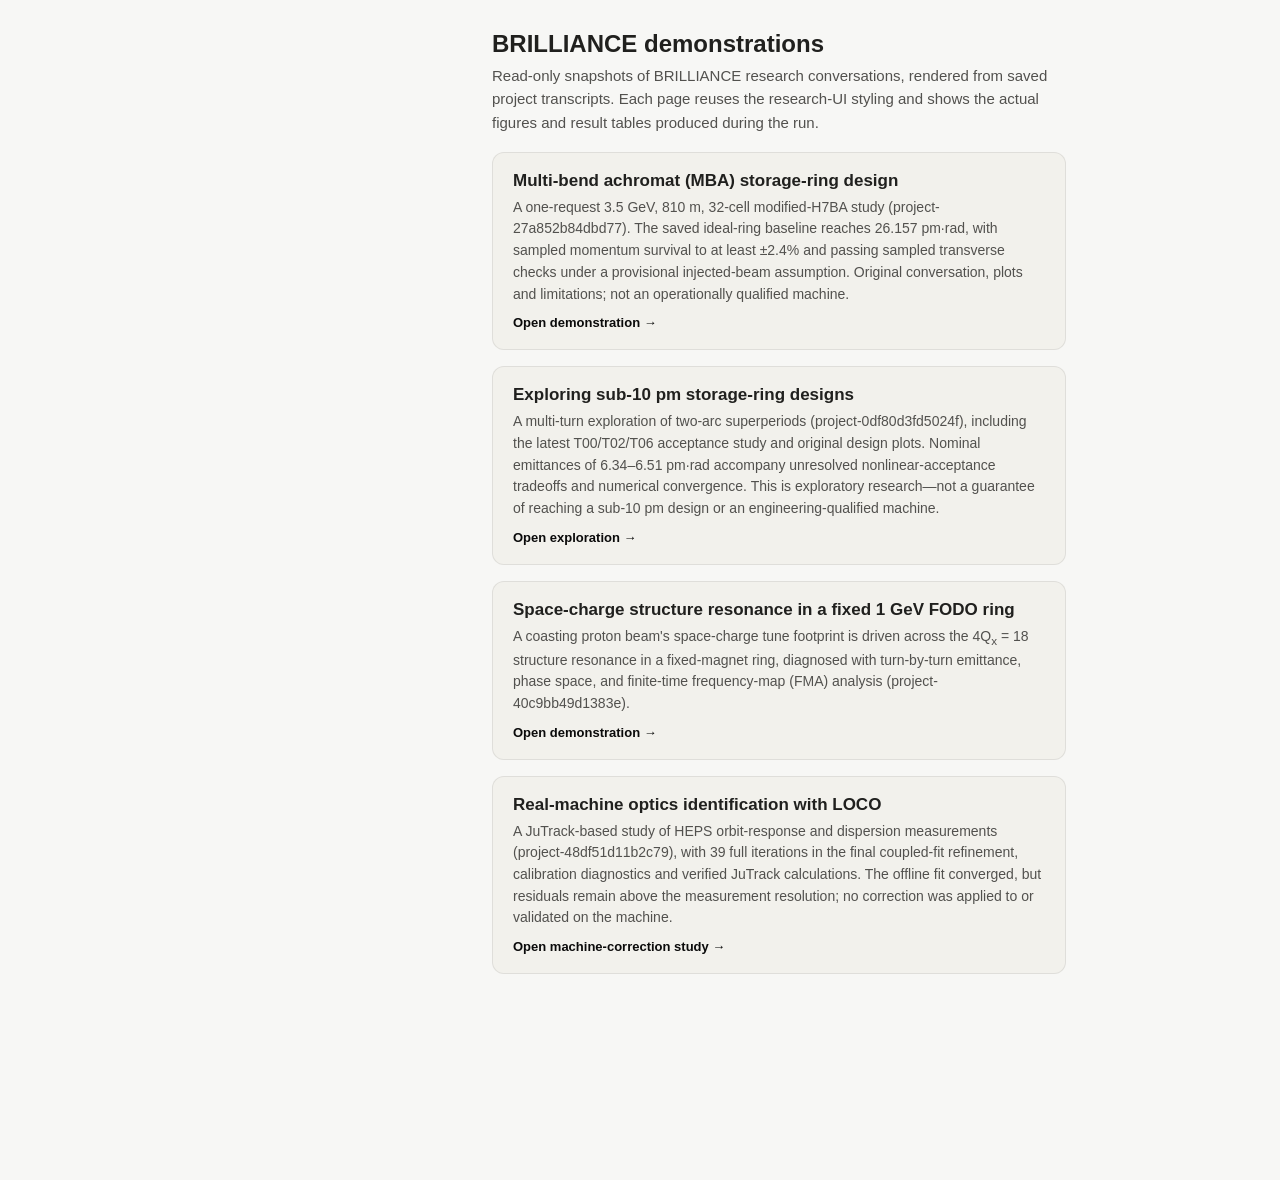
<file: examples/index.html>
<!DOCTYPE html>
<html lang="en"><head><meta charset="UTF-8">
  <meta name="viewport" content="width=device-width, initial-scale=1">
  <meta name="theme-color" content="#f7f7f5">
  <title>BRILLIANCE · Demonstrations</title>
  <link rel="icon" href="data:image/svg+xml,%3Csvg xmlns='http://www.w3.org/2000/svg' viewBox='0 0 64 64'%3E%3Crect width='64' height='64' rx='14' fill='%2320201e'/%3E%3Ctext x='32' y='45' text-anchor='middle' font-size='40' font-family='serif' fill='white'%3EB%3C/text%3E%3C/svg%3E">
  <link rel="stylesheet" href="./space-charge/assets/styles.css">
  <style>
    .app-shell.single-column { display: block; max-width: 900px; margin: 0 auto; }
    .single-column .main-panel { border: none; }
    .landing-head { padding: 30px 24px 6px; }
    .landing-head h1 { margin: 0 0 6px; font-size: 24px; }
    .landing-head p { margin: 0; color: var(--text-secondary, #52514e); font-size: 15px; line-height: 1.55; }
    .example-list { padding: 12px 24px 32px; display: flex; flex-direction: column; gap: 16px; }
    .example-card {
      display: block; text-decoration: none; color: inherit;
      padding: 18px 20px; border-radius: 12px;
      background: var(--surface-2, #f2f1ec);
      border: 1px solid rgba(11,11,11,0.08);
      transition: border-color .15s ease, transform .15s ease;
    }
    .example-card:hover { border-color: rgba(11,11,11,0.22); transform: translateY(-1px); }
    .example-card h2 { margin: 0 0 6px; font-size: 17px; }
    .example-card p { margin: 0; color: var(--text-secondary, #52514e); font-size: 14px; line-height: 1.55; }
    .example-card .go { display: inline-block; margin-top: 10px; font-size: 13px; font-weight: 600; color: var(--text-primary, #0b0b0b); }
  </style>
</head>
<body>
  <div id="app" class="app-shell single-column">
    <main class="main-panel">
      <header class="landing-head">
        <h1>BRILLIANCE demonstrations</h1>
        <p>Read-only snapshots of BRILLIANCE research conversations, rendered from saved
        project transcripts. Each page reuses the research-UI styling and shows the actual
        figures and result tables produced during the run.</p>
      </header>

      <section class="example-list">
        <a class="example-card" href="./mba-design/index.html">
          <h2>Multi-bend achromat (MBA) storage-ring design</h2>
          <p>A one-request 3.5 GeV, 810 m, 32-cell modified-H7BA study (project-27a852b84dbd77).
          The saved ideal-ring baseline reaches 26.157 pm&middot;rad, with sampled momentum
          survival to at least &plusmn;2.4% and passing sampled transverse checks under a
          provisional injected-beam assumption. Original conversation, plots and limitations;
          not an operationally qualified machine.</p>
          <span class="go">Open demonstration →</span>
        </a>

        <a class="example-card" href="./sub-10-pm-exploration/index.html">
          <h2>Exploring sub-10 pm storage-ring designs</h2>
          <p>A multi-turn exploration of two-arc superperiods (project-0df80d3fd5024f),
          including the latest T00/T02/T06 acceptance study and original design plots.
          Nominal emittances of 6.34–6.51 pm·rad accompany unresolved nonlinear-acceptance
          tradeoffs and numerical convergence. This is exploratory research—not a guarantee of reaching
          a sub-10 pm design or an engineering-qualified machine.</p>
          <span class="go">Open exploration →</span>
        </a>

        <a class="example-card" href="./space-charge/index.html">
          <h2>Space-charge structure resonance in a fixed 1&nbsp;GeV FODO ring</h2>
          <p>A coasting proton beam's space-charge tune footprint is driven across the
          4Q<sub>x</sub>&nbsp;=&nbsp;18 structure resonance in a fixed-magnet ring, diagnosed with
          turn-by-turn emittance, phase space, and finite-time frequency-map (FMA) analysis
          (project-40c9bb49d1383e).</p>
          <span class="go">Open demonstration →</span>
        </a>

        <a class="example-card" href="./machine-correction/index.html">
          <h2>Real-machine optics identification with LOCO</h2>
          <p>A JuTrack-based study of HEPS orbit-response and dispersion measurements
          (project-48df51d11b2c79), with 39 full iterations in the final coupled-fit
          refinement, calibration diagnostics and verified JuTrack calculations.
          The offline fit converged, but residuals remain above the measurement resolution;
          no correction was applied to or validated on the machine.</p>
          <span class="go">Open machine-correction study →</span>
        </a>

      </section>
    </main>
  </div>
</body></html>
</file>
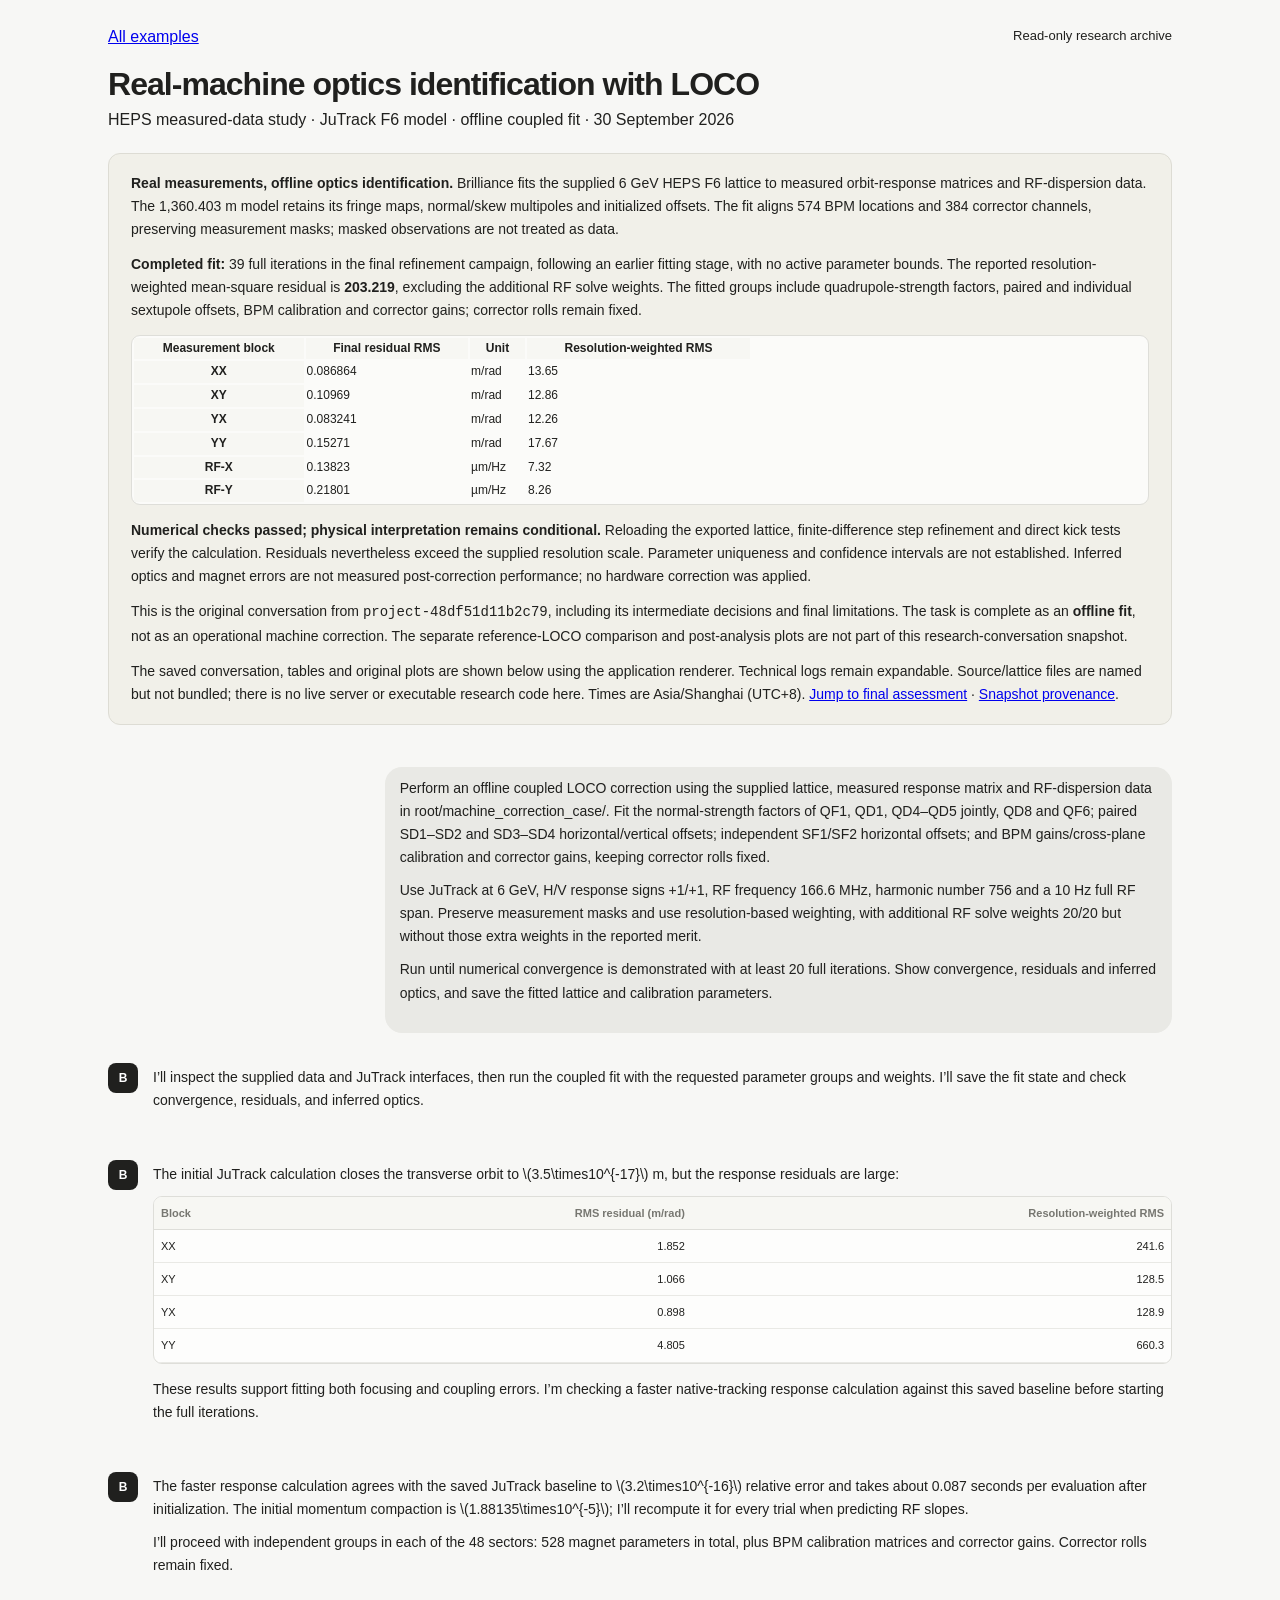
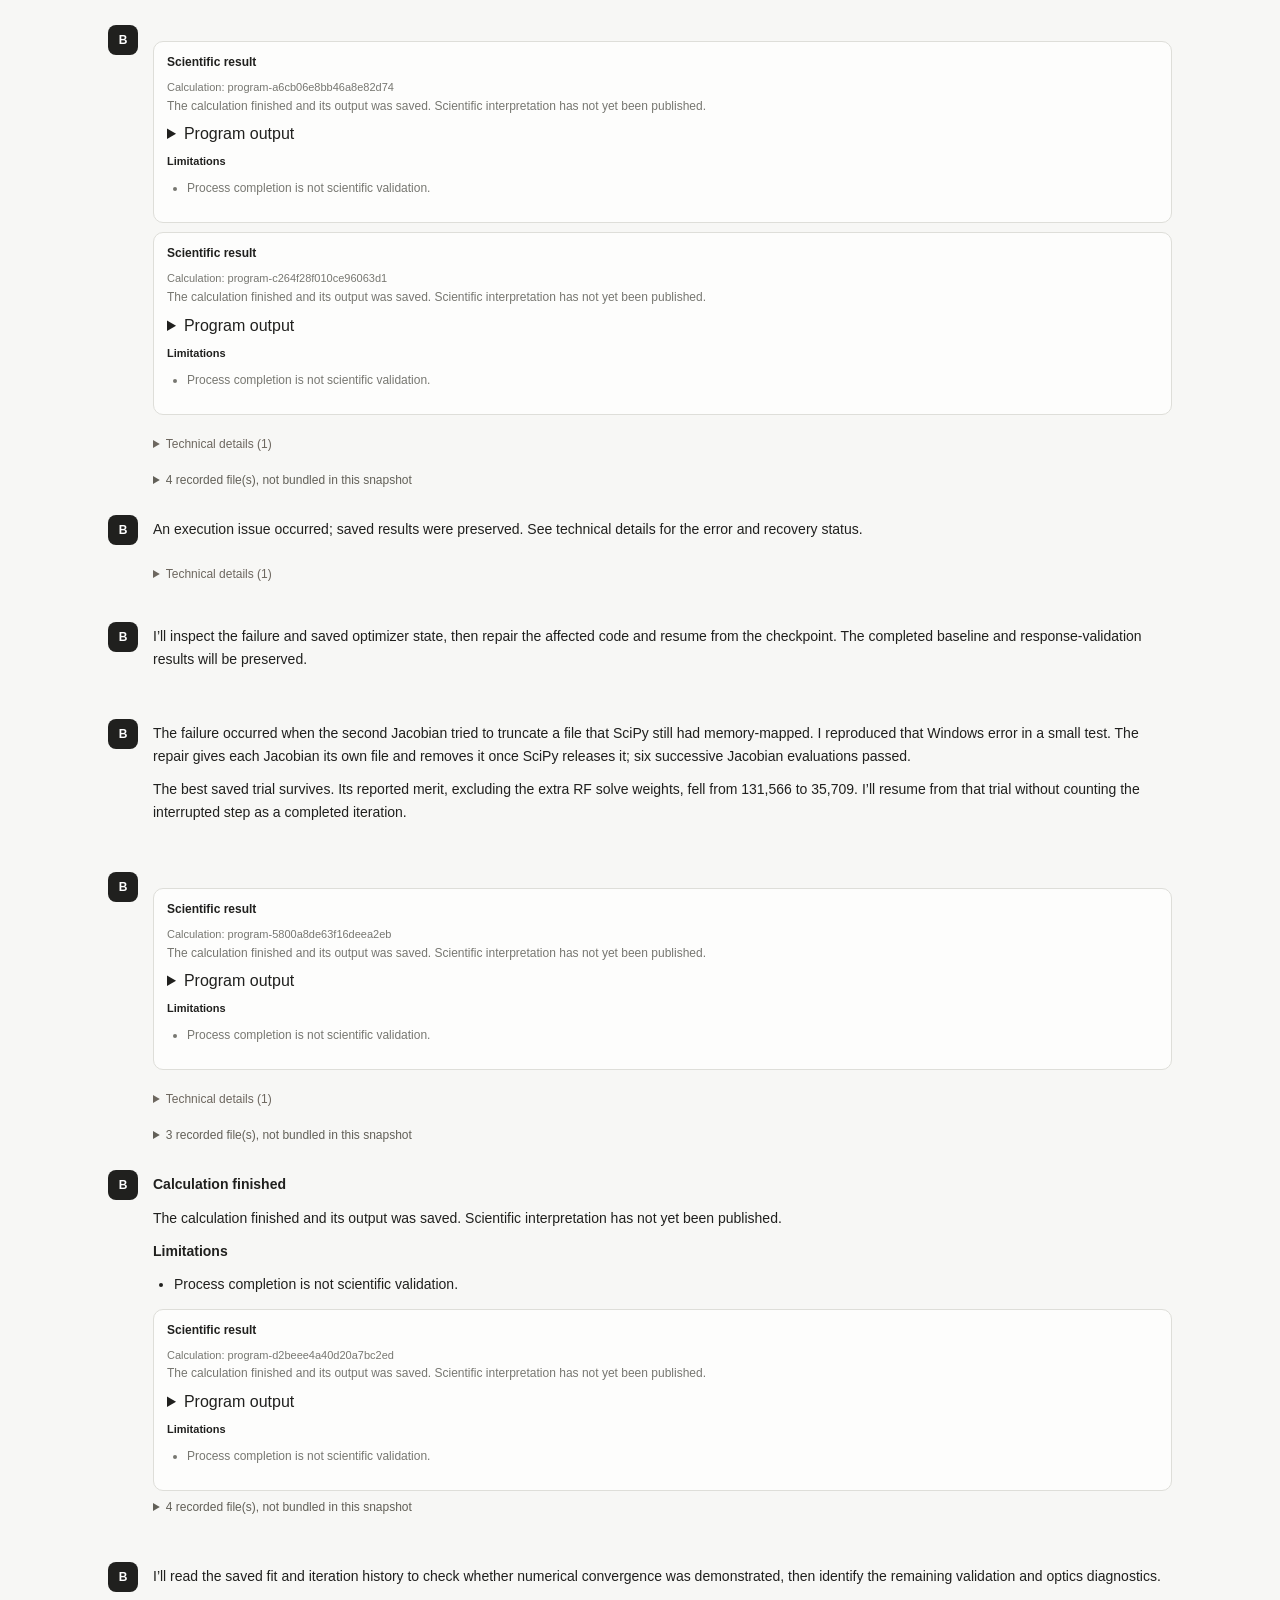
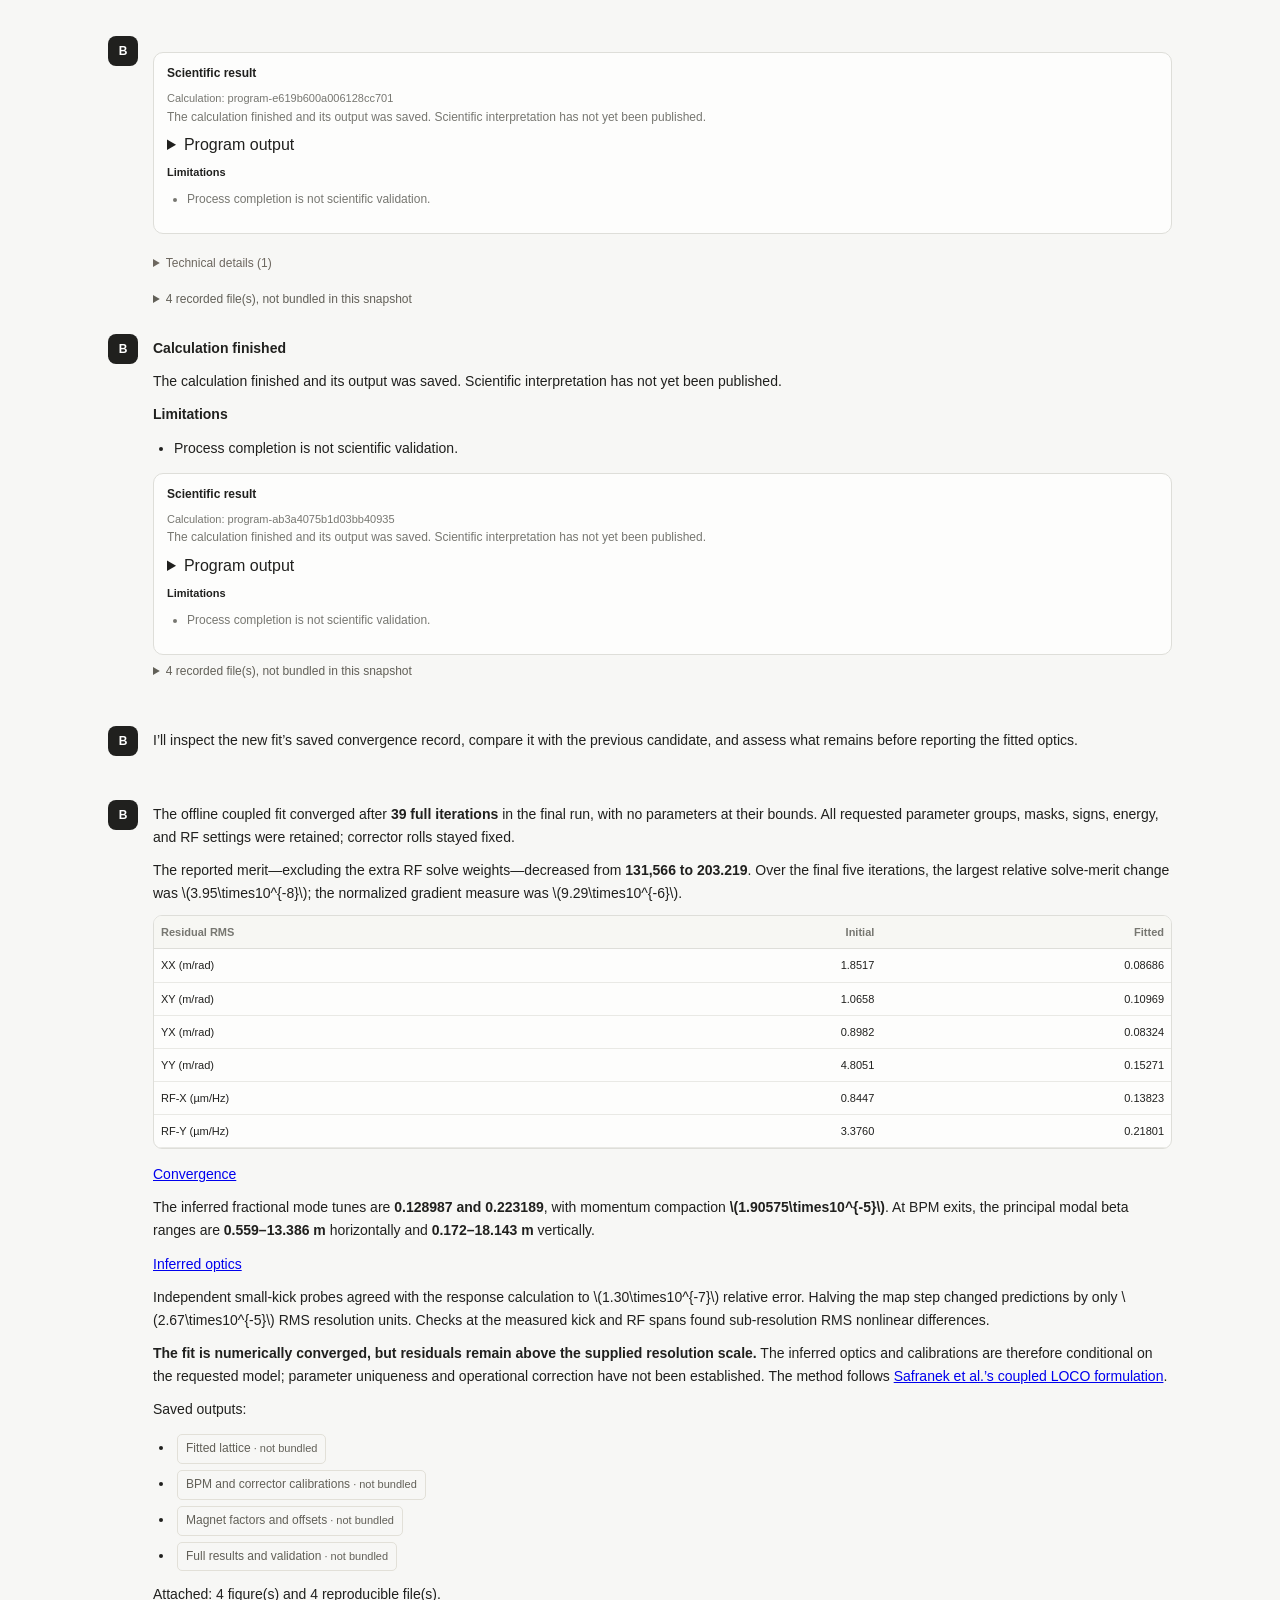
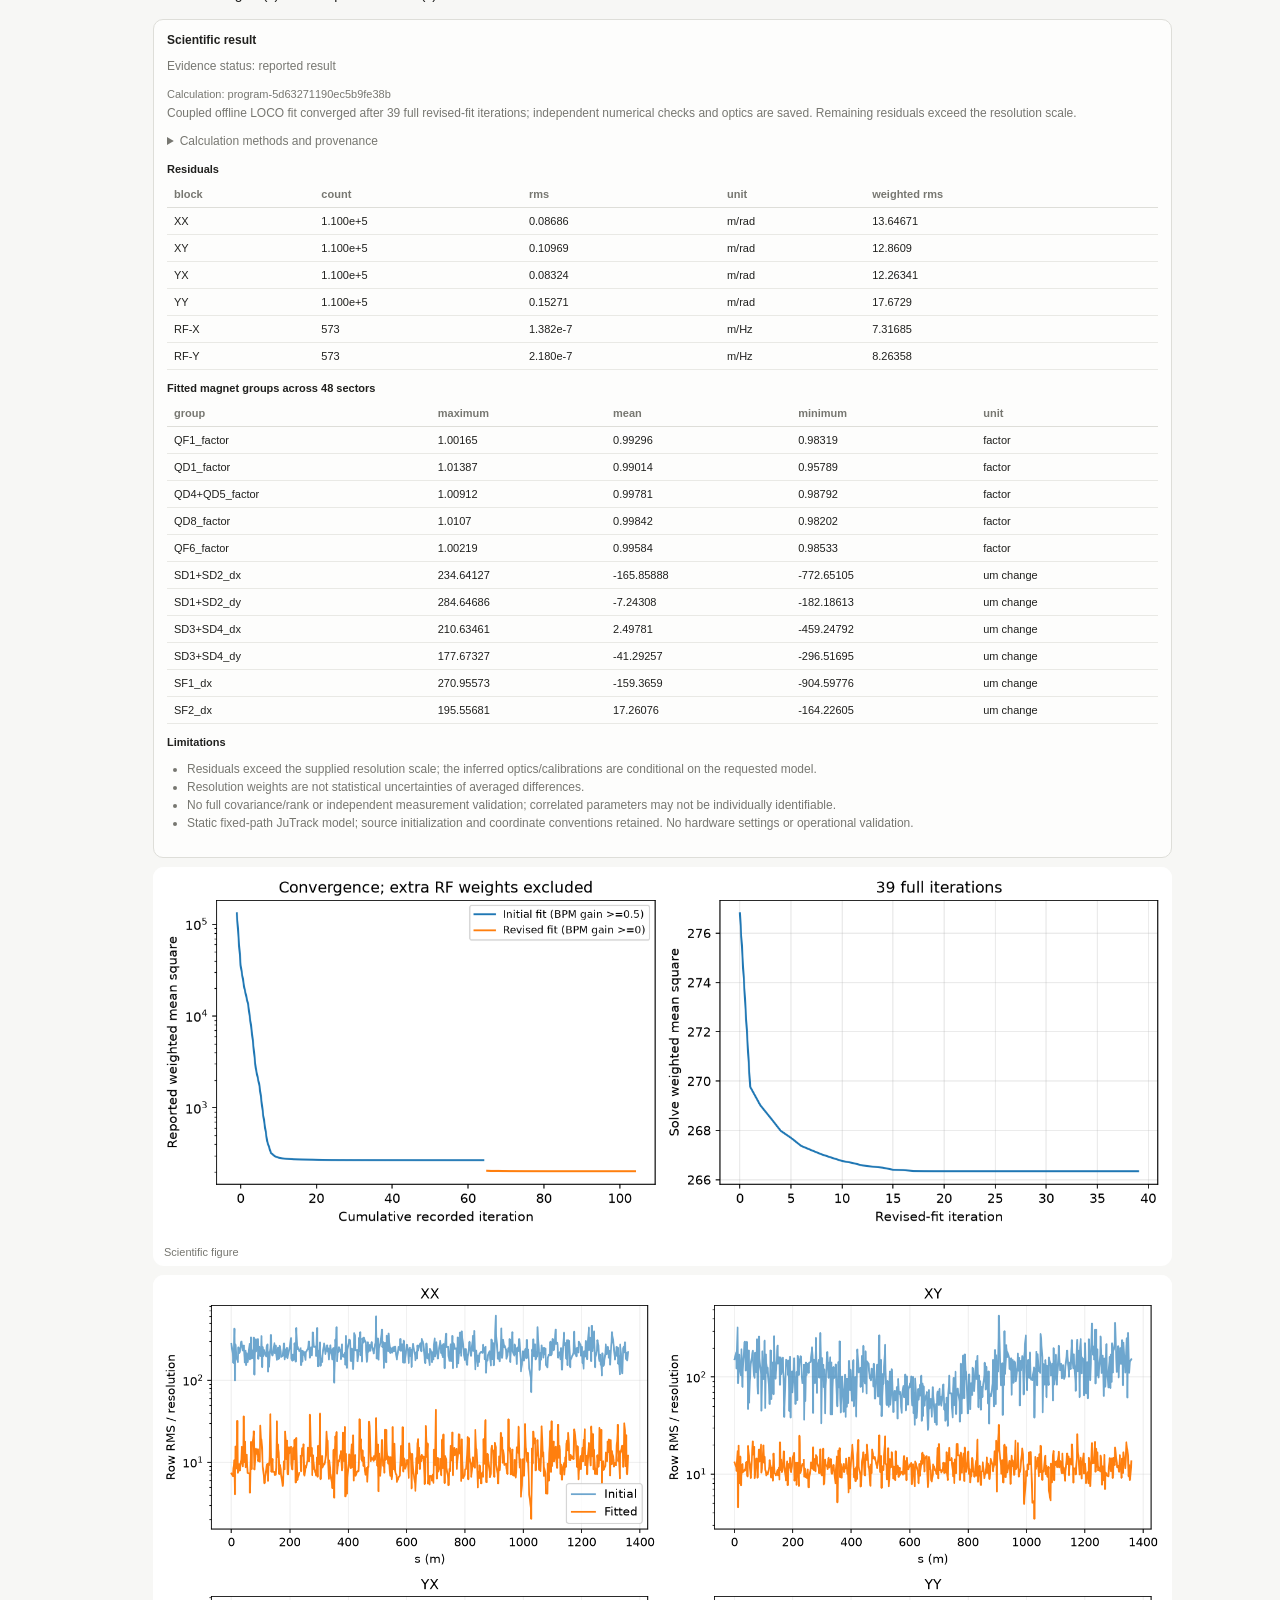
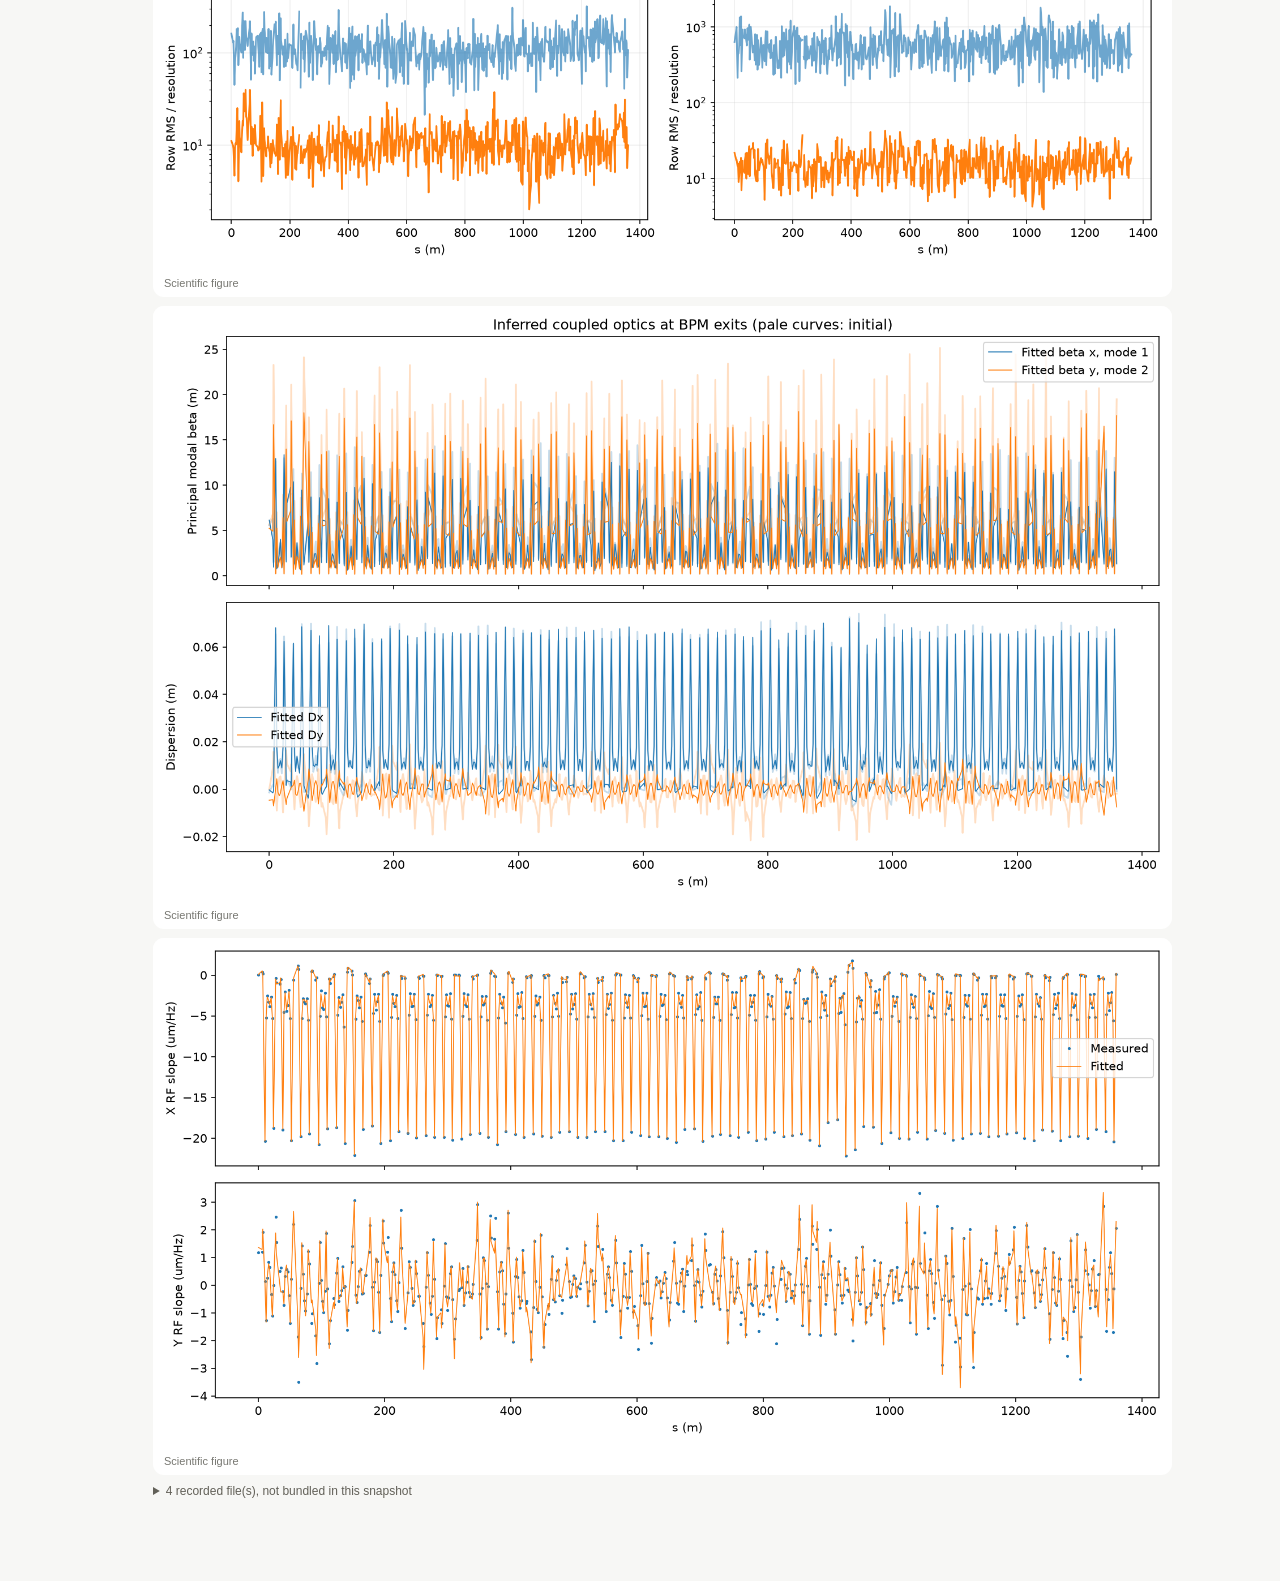
<file: examples/machine-correction/index.html>
<!DOCTYPE html>
<html lang="en"><head><meta charset="utf-8"><meta name="viewport" content="width=device-width, initial-scale=1">
<meta name="description" content="A completed Brilliance coupled LOCO fit to HEPS response-matrix and RF-dispersion data. Numerically validated offline identification, not an applied machine correction.">
<title>Brilliance · Real-machine optics identification with LOCO</title>
<link rel="icon" href="data:,">
<link rel="stylesheet" href="assets/styles.css"><link rel="stylesheet" href="assets/workbench.css">
<link rel="stylesheet" href="assets/example.css"></head><body>
<div class="app-shell single-column"><main class="main-panel">
<header class="example-header"><a href="https://jinyu95.github.io/Brilliance/examples/index.html">All examples</a><span>Read-only research archive</span>
<h1>Real-machine optics identification with LOCO</h1><p>HEPS measured-data study · JuTrack F6 model · offline coupled fit · 30 September 2026</p></header>
<section class="example-intro" aria-label="Example context">
<p><strong>Real measurements, offline optics identification.</strong> Brilliance fits
the supplied 6 GeV HEPS F6 lattice to measured orbit-response matrices and RF-dispersion
data. The 1,360.403 m model retains its fringe maps, normal/skew multipoles and initialized
offsets. The fit aligns 574 BPM locations and 384 corrector channels, preserving measurement
masks; masked observations are not treated as data.</p>
<p><strong>Completed fit:</strong> 39 full iterations in the final refinement campaign,
following an earlier fitting stage, with no active parameter bounds. The reported
resolution-weighted mean-square residual is <strong>203.219</strong>,
excluding the additional RF solve weights. The fitted groups include quadrupole-strength
factors, paired and individual sextupole offsets, BPM calibration and corrector gains;
corrector rolls remain fixed.</p>
<div class="message-table-wrap"><table class="message-table"><thead><tr>
<th>Measurement block</th><th>Final residual RMS</th><th>Unit</th>
<th>Resolution-weighted RMS</th></tr></thead><tbody><tr><th scope='row'>XX</th><td>0.086864</td><td>m/rad</td><td>13.65</td></tr>
<tr><th scope='row'>XY</th><td>0.10969</td><td>m/rad</td><td>12.86</td></tr>
<tr><th scope='row'>YX</th><td>0.083241</td><td>m/rad</td><td>12.26</td></tr>
<tr><th scope='row'>YY</th><td>0.15271</td><td>m/rad</td><td>17.67</td></tr>
<tr><th scope='row'>RF-X</th><td>0.13823</td><td>µm/Hz</td><td>7.32</td></tr>
<tr><th scope='row'>RF-Y</th><td>0.21801</td><td>µm/Hz</td><td>8.26</td></tr></tbody></table></div>
<p><strong>Numerical checks passed; physical interpretation remains conditional.</strong>
Reloading the exported lattice, finite-difference step refinement and direct kick tests
verify the calculation. Residuals nevertheless exceed the supplied resolution scale.
Parameter uniqueness and confidence intervals are not established. Inferred optics and
magnet errors are not measured post-correction performance; no hardware correction was applied.</p>
<p>This is the original conversation from <code>project-48df51d11b2c79</code>, including its intermediate
decisions and final limitations. The task is complete as an <strong>offline fit</strong>,
not as an operational machine correction. The separate reference-LOCO comparison and
post-analysis plots are not part of this research-conversation snapshot.</p>
<p>The saved conversation, tables and original plots are shown below using the application renderer.
Technical logs remain expandable. Source/lattice files are named but not bundled; there is no live server or executable research code here.
Times are Asia/Shanghai (UTC+8). <a href="#20260930061910226512-51223597797f52476992-0">Jump to final assessment</a> · <a href="manifest.json">Snapshot provenance</a>.</p>
</section><section class="conversation" aria-label="Saved research conversation"><article class="message user" data-message-id="20260930043601705732-e81e0124a03067bb2a6d-0" id="20260930043601705732-e81e0124a03067bb2a6d-0"><div class="message-body"><div class="message-content"><p>Perform an offline coupled LOCO correction using the supplied lattice, measured response matrix and RF-dispersion data in root/machine_correction_case/. Fit the normal-strength factors of QF1, QD1, QD4–QD5 jointly, QD8 and QF6; paired SD1–SD2 and SD3–SD4 horizontal/vertical offsets; independent SF1/SF2 horizontal offsets; and BPM gains/cross-plane calibration and corrector gains, keeping corrector rolls fixed.</p><p>Use JuTrack at 6 GeV, H/V response signs +1/+1, RF frequency 166.6 MHz, harmonic number 756 and a 10 Hz full RF span. Preserve measurement masks and use resolution-based weighting, with additional RF solve weights 20/20 but without those extra weights in the reported merit.</p><p>Run until numerical convergence is demonstrated with at least 20 full iterations. Show convergence, residuals and inferred optics, and save the fitted lattice and calibration parameters.</p></div><div class="message-time">30 Sept, 12:36</div></div></article><article class="message assistant" data-message-id="20260930043805205967-d1a50faa84dfd5ea253c-0" id="20260930043805205967-d1a50faa84dfd5ea253c-0"><div class="avatar">B</div><div class="message-body"><div class="message-content"><p>I’ll inspect the supplied data and JuTrack interfaces, then run the coupled fit with the requested parameter groups and weights. I’ll save the fit state and check convergence, residuals, and inferred optics.</p></div><div class="message-time">30 Sept, 12:38</div></div></article><article class="message assistant" data-message-id="20260930044139957390-8b1d19b48fd0ca4a6855-0" id="20260930044139957390-8b1d19b48fd0ca4a6855-0"><div class="avatar">B</div><div class="message-body"><div class="message-content"><p>The initial JuTrack calculation closes the transverse orbit to \(3.5\times10^{-17}\) m, but the response residuals are large:</p><div class="message-table-wrap"><table class="data-table message-table"><thead><tr><th style="text-align:left">Block</th><th style="text-align:right">RMS residual (m/rad)</th><th style="text-align:right">Resolution-weighted RMS</th></tr></thead><tbody><tr><td style="text-align:left">XX</td><td style="text-align:right">1.852</td><td style="text-align:right">241.6</td></tr><tr><td style="text-align:left">XY</td><td style="text-align:right">1.066</td><td style="text-align:right">128.5</td></tr><tr><td style="text-align:left">YX</td><td style="text-align:right">0.898</td><td style="text-align:right">128.9</td></tr><tr><td style="text-align:left">YY</td><td style="text-align:right">4.805</td><td style="text-align:right">660.3</td></tr></tbody></table></div><p>These results support fitting both focusing and coupling errors. I’m checking a faster native-tracking response calculation against this saved baseline before starting the full iterations.</p></div><div class="message-time">30 Sept, 12:41</div></div></article><article class="message assistant" data-message-id="20260930044408728262-64a2402314aef13b6fba-0" id="20260930044408728262-64a2402314aef13b6fba-0"><div class="avatar">B</div><div class="message-body"><div class="message-content"><p>The faster response calculation agrees with the saved JuTrack baseline to \(3.2\times10^{-16}\) relative error and takes about 0.087 seconds per evaluation after initialization. The initial momentum compaction is \(1.88135\times10^{-5}\); I’ll recompute it for every trial when predicting RF slopes.</p><p>I’ll proceed with independent groups in each of the 48 sectors: 528 magnet parameters in total, plus BPM calibration matrices and corrector gains. Corrector rolls remain fixed.</p></div><div class="message-time">30 Sept, 12:44</div></div></article><article class="message assistant technical-message" data-message-id="20260930044627519669-659ddfab94e87d29c5c0-0" id="20260930044627519669-659ddfab94e87d29c5c0-0"><div class="avatar">B</div><div class="message-body"><div class="message-attachments"><section class="evidence-summary-card"><div class="card-title">Scientific result</div><div class="evidence-receipt">Calculation: program-a6cb06e8bb46a8e82d74</div><p class="evidence-summary-text">The calculation finished and its output was saved. Scientific interpretation has not yet been published.</p><details><summary>Program output</summary><pre>Initializing JuTrack.jl...
{
  "groups": 528,
  "first_seconds": 3.457770824432373,
  "cached_seconds": 0.08660483360290527,
  "max_orm_difference": 3.552713678800501e-14,
  "relative_orm_difference": 3.1692542864240804e-16,
  "repeat_max": 0.0,
  "alpha_c": 1.8813479755666113e-05,
  "closure": 3.504429412675217e-17
}
</pre></details><div class="evidence-table-title">Limitations</div><ul class="coded-notes"><li>Process completion is not scientific validation.</li></ul></section><section class="evidence-summary-card"><div class="card-title">Scientific result</div><div class="evidence-receipt">Calculation: program-c264f28f010ce96063d1</div><p class="evidence-summary-text">The calculation finished and its output was saved. Scientific interpretation has not yet been published.</p><details><summary>Program output</summary><pre>Initializing JuTrack.jl...
{
  "response_seconds": 5.199881553649902,
  "total_seconds": 27.412785530090332,
  "keys": [
    "computed",
    "response_m_per_rad",
    "cross_response_m_per_rad",
    "dispersion_m",
    "delta_per_rad",
    "cross_delta_per_rad",
    "boundary_condition_number",
    "dispersion_condition_number",
    "maximum_cumulative_map_condition_number",
    "closure",
    "bpm_devices",
    "corrector_devices",
    "one_turn_map",
    "metadata"
  ],
  "metadata": {
    "mode": "fixed_path_length",
    "energy_ev": 6000000000.0,
    "dp": 0.0,
    "element_count": 5932,
    "row_order": "x BPMs followed by y BPMs",
    "index_convention": "zero-based element exits",
    "coordinate_order": [
      "x",
      "px",
      "y",
      "py",
      "z",
      "delta"
    ],
    "kick_step": 1e-07,
    "coordinate_step": [
      1e-07,
      1e-07,
      1e-07,
      1e-07,
      1e-07,
      1e-07
    ],
    "map_probe_particles": 13,
    "method": "native cumulative central-coordinate tracking and local corrector kick derivatives",
    "dispersion_method": "periodic solution of native central-coordinate maps",
    "scope": "complete static conservative ring; no RF, radiation, or collective effects",
    "parameter_units": "native canonical kick; m/rad at delta=0; no mm conversion",
    "integration_convergence_checked": false,
    "input_lattice_modified": false
  },
  "closure": {
    "verified": true,
    "maximum_transverse_delta_residual": 3.504429412675217e-17,
    "residual": [
      -3.504429412675217e-17,
      1.9823959097539645e-17,
      1.649003741714672e-17,
      -8.757473641662211e-18,
      7.384846173325514e-07,
      0.0
    ],
    "path_increment_m": 7.384846173325514e-07,
    "orbit": [
      -7.141735526492178e-06,
      3.0947191359901343e-06,
      -7.79048111428131e-06,
      5.6742009203650684e-06,
      0.0,
      0.0
    ],
    "tolerance": 1e-10
  },
  "blocks": {
    "xx": {
      "count": 110016,
      "rms_m_per_rad": 1.8516595420397208,
      "weighted_rms": 241.56705489959828
    },
    "xy": {
      "count": 110016,
      "rms_m_per_rad": 1.0657545263972956,
      "weighted_rms": 128.46062776735326
    },
    "yx": {
      "count": 110016,
      "rms_m_per_rad": 0.898164965938962,
      "weighted_rms": 128.94454001883824
    },
    "yy": {
      "count": 110016,
      "rms_m_per_rad": 4.805113891069772,
      "weighted_rms": 660.2983694353704
    }
  },
  "group_examples": [
    {
      "name": "R01QF1",
      "Fudge": 1,
      "K": 3.869489723873846,
      "T1": [],
      "T2": []
    },
    {
      "name": "R01QD1",
      "Fudge": 1,
      "K": -3.8378559763703572,
      "T1": [],
      "T2": []
    },
    {
      "name": "R01SD1",
      "Fudge": 1,
      "K": 0,
      "T1": [
        -2.1292334049940106e-05,
        0.0,
        3.2279386371374125e-05,
        0.0,
        0.0,
        0.0
      ],
      "T2": [
        2.1292334049940106e-05,
        0.0,
        -3.2279386371374125e-05,
        0.0,
        0.0,
        0.0
      ]
    },
    {
      "name": "R01SF1",
      "Fudge": 1,
      "K": 0,
      "T1": [
        6.548930704593659e-05,
        0.0,
        0.00017400004863739012,
        0.0,
        0.0,
        0.0
      ],
      "T2": [
        -6.548930704593659e-05,
        0.0,
        -0.00017400004863739012,
        0.0,
        0.0,
        0.0
      ]
    },
    {
      "name": "R01SD2",
      "Fudge": 1,
      "K": 0,
      "T1": [
        -2.1292334049940106e-05,
        0.0,
        3.2279386371374125e-05,
        0.0,
        0.0,
        0.0
      ],
      "T2": [
        2.1292334049940106e-05,
        0.0,
        -3.2279386371374125e-05,
        0.0,
        0.0,
        0.0
      ]
    },
    {
      "name": "R01QD4",
      "Fudge": 1,
      "K": -3.7424000057703317,
      "T1": [],
      "T2": []
    },
    {
      "name": "R01QD5",
      "Fudge": 1,
      "K": -3.6966999291675795,
      "T1": [],
      "T2": []
    },
    {
      "name": "R01SD3",
      "Fudge": 1,
      "K": 0,
      "T1": [
        -7.509571015834809e-05,
        0.0,
        -5.909474194049835e-05,
        0.0,
        0.0,
        0.0
      ],
      "T2": [
        7.509571015834809e-05,
        0.0,
        5.909474194049835e-05,
        0.0,
        0.0,
        0.0
      ]
    },
    {
      "name": "R01SF2",
      "Fudge": 1,
      "K": 0,
      "T1": [
        -7.898393869400024e-05,
        0.0,
        3.0617516487836835e-05,
        0.0,
        0.0,
        0.0
      ],
      "T2": [
        7.898393869400024e-05,
        0.0,
        -3.0617516487836835e-05,
        0.0,
        0.0,
        0.0
      ]
    },
    {
      "name": "R01SD4",
      "Fudge": 1,
      "K": 0,
      "T1": [
        -7.509571015834809e-05,
        0.0,
        -5.909474194049835e-05,
        0.0,
        0.0,
        0.0
      ],
      "T2": [
        7.509571015834809e-05,
        0.0,
        5.909474194049835e-05,
        0.0,
        0.0,
        0.0
      ]
    },
    {
      "name": "R01QD8",
      "Fudge": 1,
      "K": -3.429032075271451,
      "T1": [],
      "T2": []
    },
    {
      "name": "R01QF6",
      "Fudge": 1,
      "K": 3.808441560588493,
      "T1": [],
      "T2": []
    }
  ]
}
</pre></details><div class="evidence-table-title">Limitations</div><ul class="coded-notes"><li>Process completion is not scientific validation.</li></ul></section><details class="technical-details"><summary>Technical details (1)</summary><div data-message-id="20260930044627519669-659ddfab94e87d29c5c0-0"><small>30 Sept, 12:46</small><pre>The durable calculation `accelerator.run_long_research_program` is running as job `job-6de3928c4b63e9ea3b61`. The model turn has ended instead of polling it. Progress and the final tables/plots will appear in this chat automatically; you may send new messages or explicitly stop the calculation.</pre></div></details><details class="recorded-files"><summary>4 recorded file(s), not bundled in this snapshot</summary><span class="archived-file" title="Recorded artifact; not included in this conversation-and-figures snapshot.">↓ stderr.txt</span><span class="archived-file" title="Recorded artifact; not included in this conversation-and-figures snapshot.">↓ fast_baseline.npz</span><span class="archived-file" title="Recorded artifact; not included in this conversation-and-figures snapshot.">↓ fast_validation.json</span><span class="archived-file" title="Recorded artifact; not included in this conversation-and-figures snapshot.">↓ stdout.txt</span></details></div><div class="message-time">30 Sept, 12:46</div></div></article><article class="message assistant technical-message" data-message-id="20260930044742643656-569130697ceb413aefef-0" id="20260930044742643656-569130697ceb413aefef-0"><div class="avatar">B</div><div class="message-body"><div class="message-content"><p>An execution issue occurred; saved results were preserved. See technical details for the error and recovery status.</p></div><div class="message-attachments"><details class="technical-details"><summary>Technical details (1)</summary><div data-message-id="20260930044742643656-569130697ceb413aefef-0"><small>30 Sept, 12:47</small><pre>This execution stopped before the stage finished. I’m inspecting the saved program and results to diagnose it and repair what is safe (attempt 1). Existing results and checkpoints are preserved; the exception alone does not establish a physics failure.

Issue: `OSError: [Errno 22] Invalid argument: 'C:\\Users\\Jinyu\\Desktop\\brilliance\\research_projects\\project-48df51d11b2c79\\workspace\\artifacts\\programs\\program-4a8bc9190f6712aaa534\\physical_jacobian.dat'`

Details: `workspace/runtime_failures/job-6de3928c4b63e9ea3b61.json`</pre></div></details></div><div class="message-time">30 Sept, 12:47</div></div></article><article class="message assistant" data-message-id="20260930044949409050-c2630e2fd7563bb279ae-0" id="20260930044949409050-c2630e2fd7563bb279ae-0"><div class="avatar">B</div><div class="message-body"><div class="message-content"><p>I’ll inspect the failure and saved optimizer state, then repair the affected code and resume from the checkpoint. The completed baseline and response-validation results will be preserved.</p></div><div class="message-time">30 Sept, 12:49</div></div></article><article class="message assistant" data-message-id="20260930045100000384-a4a1b1c3b3942ba88634-0" id="20260930045100000384-a4a1b1c3b3942ba88634-0"><div class="avatar">B</div><div class="message-body"><div class="message-content"><p>The failure occurred when the second Jacobian tried to truncate a file that SciPy still had memory-mapped. I reproduced that Windows error in a small test. The repair gives each Jacobian its own file and removes it once SciPy releases it; six successive Jacobian evaluations passed.</p><p>The best saved trial survives. Its reported merit, excluding the extra RF solve weights, fell from 131,566 to 35,709. I’ll resume from that trial without counting the interrupted step as a completed iteration.</p></div><div class="message-time">30 Sept, 12:51</div></div></article><article class="message assistant technical-message" data-message-id="20260930045107817954-d0563625f92d02383b3c-0" id="20260930045107817954-d0563625f92d02383b3c-0"><div class="avatar">B</div><div class="message-body"><div class="message-attachments"><section class="evidence-summary-card"><div class="card-title">Scientific result</div><div class="evidence-receipt">Calculation: program-5800a8de63f16deea2eb</div><p class="evidence-summary-text">The calculation finished and its output was saved. Scientific interpretation has not yet been published.</p><details><summary>Program output</summary><pre>{
  "saved_x_count": 3204,
  "saved_max_scaled_change": 0.4746744090303968,
  "saved_merit": 35709.490095146604,
  "saved_solve_merit": 41774.9687388275,
  "reproduced_error": "[Errno 22] Invalid argument: 'C:\\\\Users\\\\Jinyu\\\\Desktop\\\\brilliance\\\\research_projects\\\\project-48df51d11b2c79\\\\workspace\\\\artifacts\\\\programs\\\\program-5800a8de63f16deea2eb\\\\reproduce.dat'",
  "test_jacobian_calls": 6,
  "test_solution": [
    1.0,
    2.0,
    3.0
  ],
  "test_residual_norm": 0.0,
  "remaining_scratch_files": []
}
</pre></details><div class="evidence-table-title">Limitations</div><ul class="coded-notes"><li>Process completion is not scientific validation.</li></ul></section><details class="technical-details"><summary>Technical details (1)</summary><div data-message-id="20260930045107817954-d0563625f92d02383b3c-0"><small>30 Sept, 12:51</small><pre>The durable calculation `accelerator.run_long_research_program` is running as job `job-1d7bd6669384a96aa47e`. The model turn has ended instead of polling it. Progress and the final tables/plots will appear in this chat automatically; you may send new messages or explicitly stop the calculation.</pre></div></details><details class="recorded-files"><summary>3 recorded file(s), not bundled in this snapshot</summary><span class="archived-file" title="Recorded artifact; not included in this conversation-and-figures snapshot.">↓ stderr.txt</span><span class="archived-file" title="Recorded artifact; not included in this conversation-and-figures snapshot.">↓ repair_check.json</span><span class="archived-file" title="Recorded artifact; not included in this conversation-and-figures snapshot.">↓ stdout.txt</span></details></div><div class="message-time">30 Sept, 12:51</div></div></article><article class="message assistant" data-message-id="20260930052444441716-9d4b3292f6e6749ee10b-0" id="20260930052444441716-9d4b3292f6e6749ee10b-0"><div class="avatar">B</div><div class="message-body"><div class="message-content"><p><strong>Calculation finished</strong></p><p>The calculation finished and its output was saved. Scientific interpretation has not yet been published.</p><p><strong>Limitations</strong></p><ul><li>Process completion is not scientific validation.</li></ul></div><div class="message-attachments"><section class="evidence-summary-card"><div class="card-title">Scientific result</div><div class="evidence-receipt">Calculation: program-d2beee4a40d20a7bc2ed</div><p class="evidence-summary-text">The calculation finished and its output was saved. Scientific interpretation has not yet been published.</p><details><summary>Program output</summary><pre>tion": 26, "max_scaled_step": 0.5807532222858462, "gradient_cosine": 0.19728986272354906, "elapsed_s": 909.3925898075104, "nfev": 27, "full_jacobians": 27}
Full Jacobian 28: 528 central differences
  128/528 physical derivatives saved
  256/528 physical derivatives saved
  384/528 physical derivatives saved
  512/528 physical derivatives saved
Jacobian 28 complete in 22.5 s; gradient cosine 0.197198
{"merit": 269.03274858812955, "solve_merit": 342.2050388779518, "iteration": 27, "max_scaled_step": 0.5527275909333795, "gradient_cosine": 0.1971980396156937, "elapsed_s": 941.8332784175873, "nfev": 28, "full_jacobians": 28}
Full Jacobian 29: 528 central differences
  128/528 physical derivatives saved
  256/528 physical derivatives saved
  384/528 physical derivatives saved
  512/528 physical derivatives saved
Jacobian 29 complete in 22.0 s; gradient cosine 0.197058
{"merit": 268.78854068583604, "solve_merit": 342.126115313172, "iteration": 28, "max_scaled_step": 0.4175160576668304, "gradient_cosine": 0.19705846126701054, "elapsed_s": 973.3970603942871, "nfev": 29, "full_jacobians": 29}
Full Jacobian 30: 528 central differences
  128/528 physical derivatives saved
  256/528 physical derivatives saved
  384/528 physical derivatives saved
  512/528 physical derivatives saved
Jacobian 30 complete in 23.2 s; gradient cosine 0.197224
{"merit": 268.9027768895643, "solve_merit": 342.06285674790763, "iteration": 29, "max_scaled_step": 0.3759022372697398, "gradient_cosine": 0.19722393374486416, "elapsed_s": 1006.2651739120483, "nfev": 30, "full_jacobians": 30}
Full Jacobian 31: 528 central differences
  128/528 physical derivatives saved
  256/528 physical derivatives saved
  384/528 physical derivatives saved
  512/528 physical derivatives saved
Jacobian 31 complete in 22.9 s; gradient cosine 0.196959
{"merit": 268.70657576804524, "solve_merit": 342.0032428097014, "iteration": 30, "max_scaled_step": 0.38166076938721005, "gradient_cosine": 0.19695937561210505, "elapsed_s": 1038.6523160934448, "nfev": 31, "full_jacobians": 31}
Full Jacobian 32: 528 central differences
  128/528 physical derivatives saved
  256/528 physical derivatives saved
  384/528 physical derivatives saved
  512/528 physical derivatives saved
Jacobian 32 complete in 23.0 s; gradient cosine 0.197081
{"merit": 268.7881330521231, "solve_merit": 341.9539459893302, "iteration": 31, "max_scaled_step": 0.3136833172054949, "gradient_cosine": 0.19708094323888922, "elapsed_s": 1070.564978837967, "nfev": 32, "full_jacobians": 32}
Full Jacobian 33: 528 central differences
  128/528 physical derivatives saved
  256/528 physical derivatives saved
  384/528 physical derivatives saved
  512/528 physical derivatives saved
Jacobian 33 complete in 22.7 s; gradient cosine 0.196983
{"merit": 268.6616222938294, "solve_merit": 341.90746405218084, "iteration": 32, "max_scaled_step": 0.2947568328675487, "gradient_cosine": 0.19698317242583055, "elapsed_s": 1102.0480394363403, "nfev": 33, "full_jacobians": 33}
Full Jacobian 34: 528 central differences
  128/528 physical derivatives saved
  256/528 physical derivatives saved
  384/528 physical derivatives saved
  512/528 physical derivatives saved
Jacobian 34 complete in 21.1 s; gradient cosine 0.196914
{"merit": 268.7002464986719, "solve_merit": 341.8658193655986, "iteration": 33, "max_scaled_step": 0.24704666885039472, "gradient_cosine": 0.19691398507371177, "elapsed_s": 1131.3239767551422, "nfev": 34, "full_jacobians": 34}
Full Jacobian 35: 528 central differences
  128/528 physical derivatives saved
  256/528 physical derivatives saved
  384/528 physical derivatives saved
  512/528 physical derivatives saved
Jacobian 35 complete in 21.5 s; gradient cosine 0.196983
{"merit": 268.617402769463, "solve_merit": 341.82692470243995, "iteration": 34, "max_scaled_step": 0.22039170513616213, "gradient_cosine": 0.1969832911950377, "elapsed_s": 1160.7783455848694, "nfev": 35, "full_jacobians": 35}
Full Jacobian 36: 528 central differences
  128/528 physical derivatives saved
  256/528 physical derivatives saved
  384/528 physical derivatives saved
  512/528 physical derivatives saved
Jacobian 36 complete in 21.7 s; gradient cosine 0.196821
{"merit": 268.6354236498609, "solve_merit": 341.7935800940453, "iteration": 35, "max_scaled_step": 0.18847784040037752, "gradient_cosine": 0.1968213113185704, "elapsed_s": 1189.99440574646, "nfev": 36, "full_jacobians": 36}
Full Jacobian 37: 528 central differences
  128/528 physical derivatives saved
  256/528 physical derivatives saved
  384/528 physical derivatives saved
  512/528 physical derivatives saved
Jacobian 37 complete in 20.9 s; gradient cosine 0.19696
{"merit": 268.5739727826308, "solve_merit": 341.7644370834481, "iteration": 36, "max_scaled_step": 0.160994798874885, "gradient_cosine": 0.1969604867181609, "elapsed_s": 1218.4598400592804, "nfev": 37, "full_jacobians": 37}
Full Jacobian 38: 528 central differences
  128/528 physical derivatives saved
  256/528 physical derivatives saved
  384/528 physical derivatives saved
  512/528 physical derivatives saved
Jacobian 38 complete in 21.0 s; gradient cosine 0.196799
{"merit": 268.58139855313584, "solve_merit": 341.7379425088771, "iteration": 37, "max_scaled_step": 0.12102401255014783, "gradient_cosine": 0.19679863038495493, "elapsed_s": 1246.5563366413116, "nfev": 38, "full_jacobians": 38}
Full Jacobian 39: 528 central differences
  128/528 physical derivatives saved
  256/528 physical derivatives saved
  384/528 physical derivatives saved
  512/528 physical derivatives saved
Jacobian 39 complete in 20.9 s; gradient cosine 0.196901
{"merit": 268.53165210239024, "solve_merit": 341.70932070061616, "iteration": 38, "max_scaled_step": 0.1553575943876666, "gradient_cosine": 0.19690095679750727, "elapsed_s": 1274.5854489803314, "nfev": 39, "full_jacobians": 39}
Full Jacobian 40: 528 central differences
  128/528 physical derivatives saved
  256/528 physical derivatives saved
  384/528 physical derivatives saved
  512/528 physical derivatives saved
Jacobian 40 complete in 21.1 s; gradient cosine 0.196789
{"merit": 268.536038862299, "solve_merit": 341.68455744441366, "iteration": 39, "max_scaled_step": 0.1350750985657463, "gradient_cosine": 0.1967889816767623, "elapsed_s": 1302.7047183513641, "nfev": 40, "full_jacobians": 40}
Full Jacobian 41: 528 central differences
  128/528 physical derivatives saved
  256/528 physical derivatives saved
  384/528 physical derivatives saved
  512/528 physical derivatives saved
Jacobian 41 complete in 20.9 s; gradient cosine 0.196847
{"merit": 268.49332312844325, "solve_merit": 341.6593919418357, "iteration": 40, "max_scaled_step": 0.1607465165293469, "gradient_cosine": 0.19684748033337665, "elapsed_s": 1330.748067855835, "nfev": 41, "full_jacobians": 41}
Full Jacobian 42: 528 central differences
  128/528 physical derivatives saved
  256/528 physical derivatives saved
  384/528 physical derivatives saved
  512/528 physical derivatives saved
Jacobian 42 complete in 20.8 s; gradient cosine 0.196747
{"merit": 268.49365094909894, "solve_merit": 341.6342847904384, "iteration": 41, "max_scaled_step": 0.13917858811401018, "gradient_cosine": 0.19674709192859435, "elapsed_s": 1358.4514672756195, "nfev": 42, "full_jacobians": 42}
Full Jacobian 43: 528 central differences
  128/528 physical derivatives saved
  256/528 physical derivatives saved
  384/528 physical derivatives saved
  512/528 physical derivatives saved
Jacobian 43 complete in 21.1 s; gradient cosine 0.196772
{"merit": 268.4557954647934, "solve_merit": 341.60968894216643, "iteration": 42, "max_scaled_step": 0.15327824511721033, "gradient_cosine": 0.19677171587992456, "elapsed_s": 1386.3574006557465, "nfev": 43, "full_jacobians": 43}
Full Jacobian 44: 528 central differences
  128/528 physical derivatives saved
  256/528 physical derivatives saved
  384/528 physical derivatives saved
  512/528 physical derivatives saved
Jacobian 44 complete in 20.9 s; gradient cosine 0.196726
{"merit": 268.45634912382116, "solve_merit": 341.5878957428519, "iteration": 43, "max_scaled_step": 0.10471707475733893, "gradient_cosine": 0.19672551558643456, "elapsed_s": 1413.7512907981873, "nfev": 44, "full_jacobians": 44}
Full Jacobian 45: 528 central differences
  128/528 physical derivatives saved
  256/528 physical derivatives saved
  384/528 physical derivatives saved
  512/528 physical derivatives saved
Jacobian 45 complete in 21.6 s; gradient cosine 0.196733
{"merit": 268.42237982129024, "solve_merit": 341.56652684137583, "iteration": 44, "max_scaled_step": 0.1521245062585237, "gradient_cosine": 0.19673279910039052, "elapsed_s": 1441.9470782279968, "nfev": 45, "full_jacobians": 45}
Full Jacobian 46: 528 central differences
  128/528 physical derivatives saved
  256/528 physical derivatives saved
  384/528 physical derivatives saved
  512/528 physical derivatives saved
Jacobian 46 complete in 21.5 s; gradient cosine 0.196688
{"merit": 268.41812880585894, "solve_merit": 341.54601543133714, "iteration": 45, "max_scaled_step": 0.08233370820475727, "gradient_cosine": 0.19668810640806253, "elapsed_s": 1470.0824599266052, "nfev": 46, "full_jacobians": 46}
Full Jacobian 47: 528 central differences
  128/528 physical derivatives saved
  256/528 physical derivatives saved
  384/528 physical derivatives saved
  512/528 physical derivatives saved
Jacobian 47 complete in 22.1 s; gradient cosine 0.196683
{"merit": 268.3878629008614, "solve_merit": 341.52502659021025, "iteration": 46, "max_scaled_step": 0.15414505048085658, "gradient_cosine": 0.19668280326092322, "elapsed_s": 1498.871485710144, "nfev": 47, "full_jacobians": 47}
Full Jacobian 48: 528 central differences
  128/528 physical derivatives saved
  256/528 physical derivatives saved
  384/528 physical derivatives saved
  512/528 physical derivatives saved
Jacobian 48 complete in 21.1 s; gradient cosine 0.19665
{"merit": 268.3824812797198, "solve_merit": 341.5061053245857, "iteration": 47, "max_scaled_step": 0.09245121053819005, "gradient_cosine": 0.19664960910046356, "elapsed_s": 1526.403655052185, "nfev": 48, "full_jacobians": 48}
Full Jacobian 49: 528 central differences
  128/528 physical derivatives saved
  256/528 physical derivatives saved
  384/528 physical derivatives saved
  512/528 physical derivatives saved
Jacobian 49 complete in 21.5 s; gradient cosine 0.196652
{"merit": 268.3612019401988, "solve_merit": 341.4894218729722, "iteration": 48, "max_scaled_step": 0.12484608120705687, "gradient_cosine": 0.19665228384492248, "elapsed_s": 1554.4409692287445, "nfev": 49, "full_jacobians": 49}
Full Jacobian 50: 528 central differences
  128/528 physical derivatives saved
  256/528 physical derivatives saved
  384/528 physical derivatives saved
  512/528 physical derivatives saved
Jacobian 50 complete in 24.7 s; gradient cosine 0.196612
{"merit": 268.353598565116, "solve_merit": 341.4731045120682, "iteration": 49, "max_scaled_step": 0.08867302952431544, "gradient_cosine": 0.1966116648063646, "elapsed_s": 1586.7860519886017, "nfev": 50, "full_jacobians": 50}
Full Jacobian 51: 528 central differences
  128/528 physical derivatives saved
  256/528 physical derivatives saved
  384/528 physical derivatives saved
  512/528 physical derivatives saved
Jacobian 51 complete in 21.5 s; gradient cosine 0.196628
{"merit": 268.33774066181667, "solve_merit": 341.45705222692453, "iteration": 50, "max_scaled_step": 0.11668887943078943, "gradient_cosine": 0.19662779885420087, "elapsed_s": 1614.7443566322327, "nfev": 51, "full_jacobians": 51}
Full Jacobian 52: 528 central differences
  128/528 physical derivatives saved
  256/528 physical derivatives saved
  384/528 physical derivatives saved
  512/528 physical derivatives saved
Jacobian 52 complete in 21.1 s; gradient cosine 0.196584
{"merit": 268.3283765310127, "solve_merit": 341.44116759193196, "iteration": 51, "max_scaled_step": 0.08813352192858659, "gradient_cosine": 0.19658370715440404, "elapsed_s": 1642.2519183158875, "nfev": 52, "full_jacobians": 52}
Full Jacobian 53: 528 central differences
  128/528 physical derivatives saved
  256/528 physical derivatives saved
  384/528 physical derivatives saved
  512/528 physical derivatives saved
Jacobian 53 complete in 21.3 s; gradient cosine 0.196596
{"merit": 268.3175293965307, "solve_merit": 341.428633496209, "iteration": 52, "max_scaled_step": 0.08092781810454852, "gradient_cosine": 0.19659588424510402, "elapsed_s": 1669.5633420944214, "nfev": 53, "full_jacobians": 53}
Full Jacobian 54: 528 central differences
  128/528 physical derivatives saved
  256/528 physical derivatives saved
  384/528 physical derivatives saved
  512/528 physical derivatives saved
Jacobian 54 complete in 22.0 s; gradient cosine 0.196565
{"merit": 268.30854516986807, "solve_merit": 341.4161656201406, "iteration": 53, "max_scaled_step": 0.07665739061167542, "gradient_cosine": 0.1965647489483809, "elapsed_s": 1697.452629327774, "nfev": 54, "full_jacobians": 54}
Full Jacobian 55: 528 central differences
  128/528 physical derivatives saved
  256/528 physical derivatives saved
  384/528 physical derivatives saved
  512/528 physical derivatives saved
Jacobian 55 complete in 21.8 s; gradient cosine 0.196564
{"merit": 268.2986985293038, "solve_merit": 341.403963053641, "iteration": 54, "max_scaled_step": 0.07822174273459837, "gradient_cosine": 0.19656444237476123, "elapsed_s": 1725.306571006775, "nfev": 55, "full_jacobians": 55}
Full Jacobian 56: 528 central differences
  128/528 physical derivatives saved
  256/528 physical derivatives saved
  384/528 physical derivatives saved
  512/528 physical derivatives saved
Jacobian 56 complete in 21.3 s; gradient cosine 0.196548
{"merit": 268.2891189536887, "solve_merit": 341.39216625515576, "iteration": 55, "max_scaled_step": 0.07011785360807465, "gradient_cosine": 0.19654797030801407, "elapsed_s": 1752.5221729278564, "nfev": 56, "full_jacobians": 56}
Full Jacobian 57: 528 central differences
  128/528 physical derivatives saved
  256/528 physical derivatives saved
  384/528 physical derivatives saved
  512/528 physical derivatives saved
Jacobian 57 complete in 21.6 s; gradient cosine 0.19653
{"merit": 268.27965313934936, "solve_merit": 341.3816030948895, "iteration": 56, "max_scaled_step": 0.06713715859105562, "gradient_cosine": 0.196530384404821, "elapsed_s": 1780.0425374507904, "nfev": 57, "full_jacobians": 57}
Full Jacobian 58: 528 central differences
  128/528 physical derivatives saved
  256/528 physical derivatives saved
  384/528 physical derivatives saved
  512/528 physical derivatives saved
Jacobian 58 complete in 21.8 s; gradient cosine 0.196527
{"merit": 268.270424999131, "solve_merit": 341.37089787135045, "iteration": 57, "max_scaled_step": 0.06516471621304731, "gradient_cosine": 0.19652705399530576, "elapsed_s": 1807.662854194641, "nfev": 58, "full_jacobians": 58}
Full Jacobian 59: 528 central differences
  128/528 physical derivatives saved
  256/528 physical derivatives saved
  384/528 physical derivatives saved
  512/528 physical derivatives saved
Jacobian 59 complete in 21.1 s; gradient cosine 0.196491
{"merit": 268.2604819428112, "solve_merit": 341.3592385136421, "iteration": 58, "max_scaled_step": 0.07708140144149667, "gradient_cosine": 0.19649117394234597, "elapsed_s": 1834.6266722679138, "nfev": 59, "full_jacobians": 59}
Full Jacobian 60: 528 central differences
  128/528 physical derivatives saved
  256/528 physical derivatives saved
  384/528 physical derivatives saved
  512/528 physical derivatives saved
Jacobian 60 complete in 20.8 s; gradient cosine 0.196502
{"merit": 268.24985460577335, "solve_merit": 341.34806615326255, "iteration": 59, "max_scaled_step": 0.07683429962453303, "gradient_cosine": 0.19650201224608954, "elapsed_s": 1861.2100520133972, "nfev": 60, "full_jacobians": 60}
Full Jacobian 61: 528 central differences
  128/528 physical derivatives saved
  256/528 physical derivatives saved
  384/528 physical derivatives saved
  512/528 physical derivatives saved
Jacobian 61 complete in 21.6 s; gradient cosine 0.196475
{"merit": 268.24227166551253, "solve_merit": 341.33882837502523, "iteration": 60, "max_scaled_step": 0.058591811465330323, "gradient_cosine": 0.1964747548107831, "elapsed_s": 1888.6695742607117, "nfev": 61, "full_jacobians": 61}
Full Jacobian 62: 528 central differences
  128/528 physical derivatives saved
  256/528 physical derivatives saved
  384/528 physical derivatives saved
  512/528 physical derivatives saved
Jacobian 62 complete in 21.2 s; gradient cosine 0.196492
{"merit": 268.23352289372355, "solve_merit": 341.3297262944669, "iteration": 61, "max_scaled_step": 0.04768174364565425, "gradient_cosine": 0.19649207001891997, "elapsed_s": 1915.516548871994, "nfev": 62, "full_jacobians": 62}
Full Jacobian 63: 528 central differences
  128/528 physical derivatives saved
  256/528 physical derivatives saved
  384/528 physical derivatives saved
  512/528 physical derivatives saved
Jacobian 63 complete in 21.3 s; gradient cosine 0.19644
{"merit": 268.226701052673, "solve_merit": 341.3194720402331, "iteration": 62, "max_scaled_step": 0.06773220058762419, "gradient_cosine": 0.1964398818656085, "elapsed_s": 1942.581392288208, "nfev": 63, "full_jacobians": 63}
Full Jacobian 64: 528 central differences
  128/528 physical derivatives saved
  256/528 physical derivatives saved
  384/528 physical derivatives saved
  512/528 physical derivatives saved
Jacobian 64 complete in 21.1 s; gradient cosine 0.196477
{"merit": 268.2180240140008, "solve_merit": 341.3102837588689, "iteration": 63, "max_scaled_step": 0.04237212025797632, "gradient_cosine": 0.19647669496043213, "elapsed_s": 1969.0888540744781, "nfev": 64, "full_jacobians": 64}
Full Jacobian 65: 528 central differences
  128/528 physical derivatives saved
  256/528 physical derivatives saved
  384/528 physical derivatives saved
  512/528 physical derivatives saved
Jacobian 65 complete in 21.3 s; gradient cosine 0.196416
{"merit": 268.21200182675625, "solve_merit": 341.3005375499102, "iteration": 64, "max_scaled_step": 0.07282600961698904, "gradient_cosine": 0.19641558248420352, "elapsed_s": 1996.0239791870117, "nfev": 65, "full_jacobians": 65}
The maximum number of function evaluations is exceeded.
Function evaluations 65, initial cost 9.2158e+09, final cost 7.5293e+07, first-order optimality 7.80e+05.
{
  "request_satisfied": false,
  "numerically_converged": false,
  "iterations": 64,
  "full_jacobians": 65,
  "solver_status": 0,
  "solver_message": "The maximum number of function evaluations is exceeded.",
  "metrics": {
    "merit": 268.21200182675625,
    "solve_merit": 341.3005375499102,
    "blocks": [
      {
        "block": "XX",
        "count": 110016,
        "rms": 0.10817716922992004,
        "unit": "m/rad",
        "weighted_rms": 18.303608755348428
      },
      {
        "block": "XY",
        "count": 110016,
        "rms": 0.11259970083633673,
        "unit": "m/rad",
        "weighted_rms": 13.360152048878868
      },
      {
        "block": "YX",
        "count": 110016,
        "rms": 0.08554195594160868,
        "unit": "m/rad",
        "weighted_rms": 12.615542229155956
      },
      {
        "block": "YY",
        "count": 110016,
        "rms": 0.16926196098264498,
        "unit": "m/rad",
        "weighted_rms": 20.055911724095758
      },
      {
        "block": "RF-X",
        "count": 573,
        "rms": 1.4746026140298013e-07,
        "unit": "m/Hz",
        "weighted_rms": 8.236967714074009
      },
      {
        "block": "RF-Y",
        "count": 573,
        "rms": 2.248917655941422e-07,
        "unit": "m/Hz",
        "weighted_rms": 8.555724064792091
      }
    ]
  },
  "gradient_cosine": 0.19641558248420352,
  "active_bounds": 8,
  "native_main_calls": 65,
  "limitations": [
    "Independent direct-kick, step-sensitivity and identifiability checks remain to be completed",
    "Resolution weighting is not a statistical chi-square",
    "Static fixed-path model; no operational machine correction applied"
  ]
}
</pre></details><div class="evidence-table-title">Limitations</div><ul class="coded-notes"><li>Process completion is not scientific validation.</li></ul></section><details class="recorded-files"><summary>4 recorded file(s), not bundled in this snapshot</summary><span class="archived-file" title="Recorded artifact; not included in this conversation-and-figures snapshot.">↓ fitted_arrays.npz</span><span class="archived-file" title="Recorded artifact; not included in this conversation-and-figures snapshot.">↓ fit_summary.json</span><span class="archived-file" title="Recorded artifact; not included in this conversation-and-figures snapshot.">↓ stdout.txt</span><span class="archived-file" title="Recorded artifact; not included in this conversation-and-figures snapshot.">↓ stderr.txt</span></details></div><div class="message-time">30 Sept, 13:24</div></div></article><article class="message assistant" data-message-id="20260930052653864879-98452e2275faa5151451-0" id="20260930052653864879-98452e2275faa5151451-0"><div class="avatar">B</div><div class="message-body"><div class="message-content"><p>I’ll read the saved fit and iteration history to check whether numerical convergence was demonstrated, then identify the remaining validation and optics diagnostics.</p></div><div class="message-time">30 Sept, 13:26</div></div></article><article class="message assistant technical-message" data-message-id="20260930052952237004-2a126ca9ffe03f316d0d-0" id="20260930052952237004-2a126ca9ffe03f316d0d-0"><div class="avatar">B</div><div class="message-body"><div class="message-attachments"><section class="evidence-summary-card"><div class="card-title">Scientific result</div><div class="evidence-receipt">Calculation: program-e619b600a006128cc701</div><p class="evidence-summary-text">The calculation finished and its output was saved. Scientific interpretation has not yet been published.</p><details><summary>Program output</summary><pre>Initializing JuTrack.jl...
{
  "scope": "Instrument-only diagnostic, magnet parameters held at saved 64-iteration fit",
  "lower_diagonal_gain": 0.0,
  "before": {
    "merit": 268.21206156056206,
    "solve_merit": 341.30059728371594,
    "blocks": [
      {
        "block": "XX",
        "count": 110016,
        "rms": 0.10817716878205832,
        "unit": "m/rad",
        "weighted_rms": 18.30360862342458
      },
      {
        "block": "XY",
        "count": 110016,
        "rms": 0.11259970281200483,
        "unit": "m/rad",
        "weighted_rms": 13.360152579904772
      },
      {
        "block": "YX",
        "count": 110016,
        "rms": 0.08554195648259386,
        "unit": "m/rad",
        "weighted_rms": 12.615542242687072
      },
      {
        "block": "YY",
        "count": 110016,
        "rms": 0.1692620157403806,
        "unit": "m/rad",
        "weighted_rms": 20.055917454481065
      },
      {
        "block": "RF-X",
        "count": 573,
        "rms": 1.4746026140298013e-07,
        "unit": "m/Hz",
        "weighted_rms": 8.236967714074009
      },
      {
        "block": "RF-Y",
        "count": 573,
        "rms": 2.248917655941422e-07,
        "unit": "m/Hz",
        "weighted_rms": 8.555724064792091
      }
    ]
  },
  "after": {
    "merit": 205.3364453313168,
    "solve_merit": 276.8038963542825,
    "blocks": [
      {
        "block": "XX",
        "count": 110016,
        "rms": 0.08590871386068488,
        "unit": "m/rad",
        "weighted_rms": 13.67770349220722
      },
      {
        "block": "XY",
        "count": 110016,
        "rms": 0.11065469648042375,
        "unit": "m/rad",
        "weighted_rms": 12.94634976415598
      },
      {
        "block": "YX",
        "count": 110016,
        "rms": 0.08398243629538696,
        "unit": "m/rad",
        "weighted_rms": 12.326345726241744
      },
      {
        "block": "YY",
        "count": 110016,
        "rms": 0.15738545487863537,
        "unit": "m/rad",
        "weighted_rms": 17.78032697002284
      },
      {
        "block": "RF-X",
        "count": 573,
        "rms": 1.4953416864850766e-07,
        "unit": "m/Hz",
        "weighted_rms": 8.176880487395245
      },
      {
        "block": "RF-Y",
        "count": 573,
        "rms": 2.2246700695451041e-07,
        "unit": "m/Hz",
        "weighted_rms": 8.429606623080131
      }
    ]
  },
  "suspect_bpms": [
    {
      "name": "R36BPM01",
      "plane": "x",
      "measured_rms_m_per_rad": 1.0543616565225795,
      "physical_model_rms_m_per_rad": 3.4298901672516244,
      "initial_fitted_gain": 0.5000076680174879,
      "relaxed_fitted_gain": 0.3442341230246795
    },
    {
      "name": "R36BPM01",
      "plane": "y",
      "measured_rms_m_per_rad": 1.0354647860405555,
      "physical_model_rms_m_per_rad": 3.185353655721595,
      "initial_fitted_gain": 0.5000000174039907,
      "relaxed_fitted_gain": 0.35734373577844436
    },
    {
      "name": "R36BPM02",
      "plane": "x",
      "measured_rms_m_per_rad": 1.2877639348325443,
      "physical_model_rms_m_per_rad": 4.169067500054999,
      "initial_fitted_gain": 0.5,
      "relaxed_fitted_gain": 0.35356732308827454
    },
    {
      "name": "R36BPM02",
      "plane": "y",
      "measured_rms_m_per_rad": 1.129376151036379,
      "physical_model_rms_m_per_rad": 3.622577072291906,
      "initial_fitted_gain": 0.5000003248512914,
      "relaxed_fitted_gain": 0.34962331221440324
    },
    {
      "name": "R37BPM01",
      "plane": "x",
      "measured_rms_m_per_rad": 0.8788517632731879,
      "physical_model_rms_m_per_rad": 2.8195582278996194,
      "initial_fitted_gain": 0.5000006044774148,
      "relaxed_fitted_gain": 0.35117018547614687
    },
    {
      "name": "R37BPM01",
      "plane": "y",
      "measured_rms_m_per_rad": 0.9572219927839888,
      "physical_model_rms_m_per_rad": 3.156066915892353,
      "initial_fitted_gain": 0.5004576490537478,
      "relaxed_fitted_gain": 0.33704119576797664
    },
    {
      "name": "R37BPM02",
      "plane": "x",
      "measured_rms_m_per_rad": 1.0367166044558411,
      "physical_model_rms_m_per_rad": 3.3405972207803027,
      "initial_fitted_gain": 0.5000044138138907,
      "relaxed_fitted_gain": 0.35049574010843854
    },
    {
      "name": "R37BPM02",
      "plane": "y",
      "measured_rms_m_per_rad": 0.8864662445128486,
      "physical_model_rms_m_per_rad": 2.7618919741825243,
      "initial_fitted_gain": 0.5000147431966712,
      "relaxed_fitted_gain": 0.34286772605468796
    },
    {
      "name": "R38BPM01",
      "plane": "x",
      "measured_rms_m_per_rad": 1.0832196753753358,
      "physical_model_rms_m_per_rad": 3.4429216641625713,
      "initial_fitted_gain": 0.5,
      "relaxed_fitted_gain": 0.3639379871687136
    },
    {
      "name": "R38BPM01",
      "plane": "y",
      "measured_rms_m_per_rad": 1.0405181165983128,
      "physical_model_rms_m_per_rad": 3.2339529550852686,
      "initial_fitted_gain": 0.5,
      "relaxed_fitted_gain": 0.36861148390328546
    },
    {
      "name": "R38BPM02",
      "plane": "x",
      "measured_rms_m_per_rad": 0.9176432574733847,
      "physical_model_rms_m_per_rad": 3.0583139386480958,
      "initial_fitted_gain": 0.5000000000415987,
      "relaxed_fitted_gain": 0.341406134657983
    },
    {
      "name": "R38BPM02",
      "plane": "y",
      "measured_rms_m_per_rad": 0.9857340416675902,
      "physical_model_rms_m_per_rad": 3.1576796016995683,
      "initial_fitted_gain": 0.5008734168012212,
      "relaxed_fitted_gain": 0.34779665301925633
    },
    {
      "name": "R39BPM01",
      "plane": "x",
      "measured_rms_m_per_rad": 1.085313862538083,
      "physical_model_rms_m_per_rad": 3.491773845698185,
      "initial_fitted_gain": 0.5000000000000003,
      "relaxed_fitted_gain": 0.35208815014851325
    },
    {
      "name": "R39BPM01",
      "plane": "y",
      "measured_rms_m_per_rad": 0.8588674561369157,
      "physical_model_rms_m_per_rad": 2.820800502442886,
      "initial_fitted_gain": 0.5000000000107125,
      "relaxed_fitted_gain": 0.33919109105902645
    },
    {
      "name": "R39BPM02",
      "plane": "x",
      "measured_rms_m_per_rad": 0.7620160961495888,
      "physical_model_rms_m_per_rad": 2.4636689572241375,
      "initial_fitted_gain": 0.5000055643782103,
      "relaxed_fitted_gain": 0.3494962058537502
    },
    {
      "name": "R39BPM02",
      "plane": "y",
      "measured_rms_m_per_rad": 0.9852051438583693,
      "physical_model_rms_m_per_rad": 3.155309579247398,
      "initial_fitted_gain": 0.5,
      "relaxed_fitted_gain": 0.3447344905756189
    }
  ],
  "nfev": 6,
  "optimality": 9.97792180326637,
  "status": 2,
  "message": "`ftol` termination condition is satisfied."
}
</pre></details><div class="evidence-table-title">Limitations</div><ul class="coded-notes"><li>Process completion is not scientific validation.</li></ul></section><details class="technical-details"><summary>Technical details (1)</summary><div data-message-id="20260930052952237004-2a126ca9ffe03f316d0d-0"><small>30 Sept, 13:29</small><pre>The durable calculation `accelerator.run_long_research_program` is running as job `job-371bf508d35b78b9eaaa`. The model turn has ended instead of polling it. Progress and the final tables/plots will appear in this chat automatically; you may send new messages or explicitly stop the calculation.</pre></div></details><details class="recorded-files"><summary>4 recorded file(s), not bundled in this snapshot</summary><span class="archived-file" title="Recorded artifact; not included in this conversation-and-figures snapshot.">↓ calibration_refined.npz</span><span class="archived-file" title="Recorded artifact; not included in this conversation-and-figures snapshot.">↓ calibration_diagnostic.json</span><span class="archived-file" title="Recorded artifact; not included in this conversation-and-figures snapshot.">↓ stdout.txt</span><span class="archived-file" title="Recorded artifact; not included in this conversation-and-figures snapshot.">↓ stderr.txt</span></details></div><div class="message-time">30 Sept, 13:29</div></div></article><article class="message assistant" data-message-id="20260930061026451744-2394dd97e0c4bbe5ed22-0" id="20260930061026451744-2394dd97e0c4bbe5ed22-0"><div class="avatar">B</div><div class="message-body"><div class="message-content"><p><strong>Calculation finished</strong></p><p>The calculation finished and its output was saved. Scientific interpretation has not yet been published.</p><p><strong>Limitations</strong></p><ul><li>Process completion is not scientific validation.</li></ul></div><div class="message-attachments"><section class="evidence-summary-card"><div class="card-title">Scientific result</div><div class="evidence-receipt">Calculation: program-ab3a4075b1d03bb40935</div><p class="evidence-summary-text">The calculation finished and its output was saved. Scientific interpretation has not yet been published.</p><details><summary>Program output</summary><pre>nces
  128/528 physical derivatives saved
  256/528 physical derivatives saved
  384/528 physical derivatives saved
  512/528 physical derivatives saved
Jacobian 3 complete in 23.7 s; gradient cosine 0.00692449
{"merit": 204.59253318623448, "solve_merit": 269.0168953759667, "iteration": 2, "max_scaled_step": 3.523613974163421, "gradient_cosine": 0.006924493201044526, "elapsed_s": 230.53155946731567, "nfev": 3, "full_jacobians": 3}
Full Jacobian 4: 528 central differences
  128/528 physical derivatives saved
  256/528 physical derivatives saved
  384/528 physical derivatives saved
  512/528 physical derivatives saved
Jacobian 4 complete in 22.5 s; gradient cosine 0.00364306
{"merit": 204.6565959444285, "solve_merit": 268.5068111376505, "iteration": 3, "max_scaled_step": 6.147137074183963, "gradient_cosine": 0.0036430567957129725, "elapsed_s": 332.4373471736908, "nfev": 4, "full_jacobians": 4}
Full Jacobian 5: 528 central differences
  128/528 physical derivatives saved
  256/528 physical derivatives saved
  384/528 physical derivatives saved
  512/528 physical derivatives saved
Jacobian 5 complete in 22.4 s; gradient cosine 0.0145389
{"merit": 204.2116556574159, "solve_merit": 267.97981533456795, "iteration": 4, "max_scaled_step": 10.670283046310416, "gradient_cosine": 0.01453891009597704, "elapsed_s": 435.27852511405945, "nfev": 5, "full_jacobians": 5}
Full Jacobian 6: 528 central differences
  128/528 physical derivatives saved
  256/528 physical derivatives saved
  384/528 physical derivatives saved
  512/528 physical derivatives saved
Jacobian 6 complete in 23.0 s; gradient cosine 0.00224665
{"merit": 204.05093504668943, "solve_merit": 267.69741675381397, "iteration": 5, "max_scaled_step": 3.7893287224120655, "gradient_cosine": 0.0022466528032093524, "elapsed_s": 513.5762529373169, "nfev": 6, "full_jacobians": 6}
Full Jacobian 7: 528 central differences
  128/528 physical derivatives saved
  256/528 physical derivatives saved
  384/528 physical derivatives saved
  512/528 physical derivatives saved
Jacobian 7 complete in 21.8 s; gradient cosine 0.0131694
{"merit": 203.76914148941623, "solve_merit": 267.36928599392513, "iteration": 6, "max_scaled_step": 8.498194183512027, "gradient_cosine": 0.013169397678997151, "elapsed_s": 613.360865354538, "nfev": 7, "full_jacobians": 7}
Full Jacobian 8: 528 central differences
  128/528 physical derivatives saved
  256/528 physical derivatives saved
  384/528 physical derivatives saved
  512/528 physical derivatives saved
Jacobian 8 complete in 21.3 s; gradient cosine 0.000553339
{"merit": 203.71420552836278, "solve_merit": 267.19661222033466, "iteration": 7, "max_scaled_step": 1.8620423969543083, "gradient_cosine": 0.000553339391390658, "elapsed_s": 680.4888677597046, "nfev": 8, "full_jacobians": 8}
Full Jacobian 9: 528 central differences
  128/528 physical derivatives saved
  256/528 physical derivatives saved
  384/528 physical derivatives saved
  512/528 physical derivatives saved
Jacobian 9 complete in 22.8 s; gradient cosine 0.00460982
{"merit": 203.58425680357036, "solve_merit": 267.0269344931697, "iteration": 8, "max_scaled_step": 5.540090536551347, "gradient_cosine": 0.004609821504953329, "elapsed_s": 782.2777619361877, "nfev": 10, "full_jacobians": 9}
Full Jacobian 10: 528 central differences
  128/528 physical derivatives saved
  256/528 physical derivatives saved
  384/528 physical derivatives saved
  512/528 physical derivatives saved
Jacobian 10 complete in 22.3 s; gradient cosine 0.00300484
{"merit": 203.51750399019153, "solve_merit": 266.890496265696, "iteration": 9, "max_scaled_step": 4.252016032588436, "gradient_cosine": 0.003004835193269671, "elapsed_s": 870.841765165329, "nfev": 11, "full_jacobians": 10}
Full Jacobian 11: 528 central differences
  128/528 physical derivatives saved
  256/528 physical derivatives saved
  384/528 physical derivatives saved
  512/528 physical derivatives saved
Jacobian 11 complete in 22.2 s; gradient cosine 0.00498396
{"merit": 203.4439306357446, "solve_merit": 266.75951686973997, "iteration": 10, "max_scaled_step": 5.413492462366094, "gradient_cosine": 0.0049839607450228125, "elapsed_s": 961.4180386066437, "nfev": 12, "full_jacobians": 11}
Full Jacobian 12: 528 central differences
  128/528 physical derivatives saved
  256/528 physical derivatives saved
  384/528 physical derivatives saved
  512/528 physical derivatives saved
Jacobian 12 complete in 22.0 s; gradient cosine 0.00145283
{"merit": 203.41685852394957, "solve_merit": 266.68159727619025, "iteration": 11, "max_scaled_step": 2.9447928191885353, "gradient_cosine": 0.0014528273104309915, "elapsed_s": 1042.596200466156, "nfev": 13, "full_jacobians": 12}
Full Jacobian 13: 528 central differences
  128/528 physical derivatives saved
  256/528 physical derivatives saved
  384/528 physical derivatives saved
  512/528 physical derivatives saved
Jacobian 13 complete in 21.4 s; gradient cosine 0.00776378
{"merit": 203.34357647111108, "solve_merit": 266.57772274842665, "iteration": 12, "max_scaled_step": 6.655842586599562, "gradient_cosine": 0.007763779524454571, "elapsed_s": 1138.1084160804749, "nfev": 14, "full_jacobians": 13}
Full Jacobian 14: 528 central differences
  128/528 physical derivatives saved
  256/528 physical derivatives saved
  384/528 physical derivatives saved
  512/528 physical derivatives saved
Jacobian 14 complete in 24.6 s; gradient cosine 0.00015944
{"merit": 203.33999187507314, "solve_merit": 266.5291702250968, "iteration": 13, "max_scaled_step": 1.0177654848394013, "gradient_cosine": 0.00015943996661942655, "elapsed_s": 1211.7506358623505, "nfev": 15, "full_jacobians": 14}
Full Jacobian 15: 528 central differences
  128/528 physical derivatives saved
  256/528 physical derivatives saved
  384/528 physical derivatives saved
  512/528 physical derivatives saved
Jacobian 15 complete in 21.9 s; gradient cosine 0.0120082
{"merit": 203.28467085201171, "solve_merit": 266.48723765659895, "iteration": 14, "max_scaled_step": 8.404001769082797, "gradient_cosine": 0.01200820813592386, "elapsed_s": 1312.680759191513, "nfev": 16, "full_jacobians": 15}
Full Jacobian 16: 528 central differences
  128/528 physical derivatives saved
  256/528 physical derivatives saved
  384/528 physical derivatives saved
  512/528 physical derivatives saved
Jacobian 16 complete in 21.4 s; gradient cosine 6.93223e-05
{"merit": 203.26457594185246, "solve_merit": 266.4028132935269, "iteration": 15, "max_scaled_step": 0.29499014596860107, "gradient_cosine": 6.9322259412406e-05, "elapsed_s": 1367.2682814598083, "nfev": 17, "full_jacobians": 16}
Full Jacobian 17: 528 central differences
  128/528 physical derivatives saved
  256/528 physical derivatives saved
  384/528 physical derivatives saved
  512/528 physical derivatives saved
Jacobian 17 complete in 21.3 s; gradient cosine 0.00817337
{"merit": 203.2186504756, "solve_merit": 266.38862603179064, "iteration": 16, "max_scaled_step": 9.445812681998706, "gradient_cosine": 0.008173372493004798, "elapsed_s": 1466.007717847824, "nfev": 18, "full_jacobians": 17}
Full Jacobian 18: 528 central differences
  128/528 physical derivatives saved
  256/528 physical derivatives saved
  384/528 physical derivatives saved
  512/528 physical derivatives saved
Jacobian 18 complete in 21.5 s; gradient cosine 3.06796e-05
{"merit": 203.21569042602567, "solve_merit": 266.3524423201414, "iteration": 17, "max_scaled_step": 0.25526113776575077, "gradient_cosine": 3.0679578061457346e-05, "elapsed_s": 1519.8303105831146, "nfev": 19, "full_jacobians": 18}
Full Jacobian 19: 528 central differences
  128/528 physical derivatives saved
  256/528 physical derivatives saved
  384/528 physical derivatives saved
  512/528 physical derivatives saved
Jacobian 19 complete in 22.1 s; gradient cosine 0.000809181
{"merit": 203.2137097501372, "solve_merit": 266.3476450546087, "iteration": 18, "max_scaled_step": 2.720090377808212, "gradient_cosine": 0.0008091814174607249, "elapsed_s": 1601.9999618530273, "nfev": 20, "full_jacobians": 19}
Full Jacobian 20: 528 central differences
  128/528 physical derivatives saved
  256/528 physical derivatives saved
  384/528 physical derivatives saved
  512/528 physical derivatives saved
Jacobian 20 complete in 22.6 s; gradient cosine 7.13581e-05
{"merit": 203.23124197934712, "solve_merit": 266.3460758921431, "iteration": 19, "max_scaled_step": 0.3990857804827854, "gradient_cosine": 7.135805669670965e-05, "elapsed_s": 1664.121591091156, "nfev": 21, "full_jacobians": 20}
Full Jacobian 21: 528 central differences
  128/528 physical derivatives saved
  256/528 physical derivatives saved
  384/528 physical derivatives saved
  512/528 physical derivatives saved
Jacobian 21 complete in 21.7 s; gradient cosine 2.85176e-05
{"merit": 203.21481476063153, "solve_merit": 266.3458480257281, "iteration": 20, "max_scaled_step": 0.12867816435068846, "gradient_cosine": 2.8517583594673748e-05, "elapsed_s": 1714.0163035392761, "nfev": 22, "full_jacobians": 21}
Full Jacobian 22: 528 central differences
  128/528 physical derivatives saved
  256/528 physical derivatives saved
  384/528 physical derivatives saved
  512/528 physical derivatives saved
Jacobian 22 complete in 21.8 s; gradient cosine 1.65489e-05
{"merit": 203.22471893969828, "solve_merit": 266.34575341807846, "iteration": 21, "max_scaled_step": 0.07006951644694936, "gradient_cosine": 1.654888436005311e-05, "elapsed_s": 1758.1340954303741, "nfev": 23, "full_jacobians": 22}
Full Jacobian 23: 528 central differences
  128/528 physical derivatives saved
  256/528 physical derivatives saved
  384/528 physical derivatives saved
  512/528 physical derivatives saved
Jacobian 23 complete in 22.4 s; gradient cosine 1.88672e-05
{"merit": 203.21753400138667, "solve_merit": 266.3457047429839, "iteration": 22, "max_scaled_step": 0.03640751342130244, "gradient_cosine": 1.886716132297874e-05, "elapsed_s": 1800.7992136478424, "nfev": 24, "full_jacobians": 23}
Full Jacobian 24: 528 central differences
  128/528 physical derivatives saved
  256/528 physical derivatives saved
  384/528 physical derivatives saved
  512/528 physical derivatives saved
Jacobian 24 complete in 21.9 s; gradient cosine 1.14409e-05
{"merit": 203.2217879462664, "solve_merit": 266.34567308159393, "iteration": 23, "max_scaled_step": 0.025309593762607996, "gradient_cosine": 1.1440925262601689e-05, "elapsed_s": 1839.5991044044495, "nfev": 25, "full_jacobians": 24}
Full Jacobian 25: 528 central differences
  128/528 physical derivatives saved
  256/528 physical derivatives saved
  384/528 physical derivatives saved
  512/528 physical derivatives saved
Jacobian 25 complete in 21.9 s; gradient cosine 1.22947e-05
{"merit": 203.2185489701313, "solve_merit": 266.3456500147688, "iteration": 24, "max_scaled_step": 0.017865060709880254, "gradient_cosine": 1.2294670774243224e-05, "elapsed_s": 1877.4852590560913, "nfev": 26, "full_jacobians": 25}
Full Jacobian 26: 528 central differences
  128/528 physical derivatives saved
  256/528 physical derivatives saved
  384/528 physical derivatives saved
  512/528 physical derivatives saved
Jacobian 26 complete in 21.9 s; gradient cosine 1.08876e-05
{"merit": 203.22119810701096, "solve_merit": 266.34562819310656, "iteration": 25, "max_scaled_step": 0.018358322832554563, "gradient_cosine": 1.088763036331048e-05, "elapsed_s": 1915.172117471695, "nfev": 27, "full_jacobians": 26}
Full Jacobian 27: 528 central differences
  128/528 physical derivatives saved
  256/528 physical derivatives saved
  384/528 physical derivatives saved
  512/528 physical derivatives saved
Jacobian 27 complete in 22.1 s; gradient cosine 9.86352e-06
{"merit": 203.2187027957872, "solve_merit": 266.34561094533393, "iteration": 26, "max_scaled_step": 0.013905441629398219, "gradient_cosine": 9.863520250531217e-06, "elapsed_s": 1952.892876625061, "nfev": 28, "full_jacobians": 27}
Full Jacobian 28: 528 central differences
  128/528 physical derivatives saved
  256/528 physical derivatives saved
  384/528 physical derivatives saved
  512/528 physical derivatives saved
Jacobian 28 complete in 21.6 s; gradient cosine 9.59072e-06
{"merit": 203.220609283716, "solve_merit": 266.3455962413185, "iteration": 27, "max_scaled_step": 0.013522955250437008, "gradient_cosine": 9.590717801831757e-06, "elapsed_s": 1989.2213597297668, "nfev": 29, "full_jacobians": 28}
Full Jacobian 29: 528 central differences
  128/528 physical derivatives saved
  256/528 physical derivatives saved
  384/528 physical derivatives saved
  512/528 physical derivatives saved
Jacobian 29 complete in 22.1 s; gradient cosine 1.20308e-05
{"merit": 203.21811641099515, "solve_merit": 266.3455802404431, "iteration": 28, "max_scaled_step": 0.0136274192793584, "gradient_cosine": 1.203081126289638e-05, "elapsed_s": 2025.8445374965668, "nfev": 30, "full_jacobians": 29}
Full Jacobian 30: 528 central differences
  128/528 physical derivatives saved
  256/528 physical derivatives saved
  384/528 physical derivatives saved
  512/528 physical derivatives saved
Jacobian 30 complete in 21.7 s; gradient cosine 1.05756e-05
{"merit": 203.2205215528135, "solve_merit": 266.3455643128194, "iteration": 29, "max_scaled_step": 0.014435020125000975, "gradient_cosine": 1.0575584192114937e-05, "elapsed_s": 2062.2814259529114, "nfev": 31, "full_jacobians": 30}
Full Jacobian 31: 528 central differences
  128/528 physical derivatives saved
  256/528 physical derivatives saved
  384/528 physical derivatives saved
  512/528 physical derivatives saved
Jacobian 31 complete in 22.2 s; gradient cosine 9.05905e-06
{"merit": 203.2186736138574, "solve_merit": 266.34555298814206, "iteration": 30, "max_scaled_step": 0.012975958803852272, "gradient_cosine": 9.059054442094471e-06, "elapsed_s": 2098.160636663437, "nfev": 32, "full_jacobians": 31}
Full Jacobian 32: 528 central differences
  128/528 physical derivatives saved
  256/528 physical derivatives saved
  384/528 physical derivatives saved
  512/528 physical derivatives saved
Jacobian 32 complete in 21.9 s; gradient cosine 1.09589e-05
{"merit": 203.22002618036746, "solve_merit": 266.34554203524675, "iteration": 31, "max_scaled_step": 0.013122411183642324, "gradient_cosine": 1.0958859614313124e-05, "elapsed_s": 2134.036155462265, "nfev": 33, "full_jacobians": 32}
Full Jacobian 33: 528 central differences
  128/528 physical derivatives saved
  256/528 physical derivatives saved
  384/528 physical derivatives saved
  512/528 physical derivatives saved
Jacobian 33 complete in 22.0 s; gradient cosine 1.004e-05
{"merit": 203.2184314127934, "solve_merit": 266.34553040723404, "iteration": 32, "max_scaled_step": 0.013570353739023933, "gradient_cosine": 1.003998983835977e-05, "elapsed_s": 2169.245067358017, "nfev": 34, "full_jacobians": 33}
Full Jacobian 34: 528 central differences
  128/528 physical derivatives saved
  256/528 physical derivatives saved
  384/528 physical derivatives saved
  512/528 physical derivatives saved
Jacobian 34 complete in 21.5 s; gradient cosine 1.03903e-05
{"merit": 203.21981258143376, "solve_merit": 266.3455195625183, "iteration": 33, "max_scaled_step": 0.013046545538198284, "gradient_cosine": 1.0390263762119085e-05, "elapsed_s": 2204.811498403549, "nfev": 35, "full_jacobians": 34}
Full Jacobian 35: 528 central differences
  128/528 physical derivatives saved
  256/528 physical derivatives saved
  384/528 physical derivatives saved
  512/528 physical derivatives saved
Jacobian 35 complete in 21.8 s; gradient cosine 1.01e-05
{"merit": 203.2184202073743, "solve_merit": 266.3455091689464, "iteration": 34, "max_scaled_step": 0.012638696311409792, "gradient_cosine": 1.0100022176958329e-05, "elapsed_s": 2240.376560688019, "nfev": 36, "full_jacobians": 35}
Full Jacobian 36: 528 central differences
  128/528 physical derivatives saved
  256/528 physical derivatives saved
  384/528 physical derivatives saved
  512/528 physical derivatives saved
Jacobian 36 complete in 21.8 s; gradient cosine 8.63538e-06
{"merit": 203.21957639206406, "solve_merit": 266.3455003095855, "iteration": 35, "max_scaled_step": 0.011391946862605362, "gradient_cosine": 8.635376349522928e-06, "elapsed_s": 2274.5933322906494, "nfev": 37, "full_jacobians": 36}
Full Jacobian 37: 528 central differences
  128/528 physical derivatives saved
  256/528 physical derivatives saved
  384/528 physical derivatives saved
  512/528 physical derivatives saved
Jacobian 37 complete in 21.4 s; gradient cosine 1.20347e-05
{"merit": 203.2181557105726, "solve_merit": 266.3454898003207, "iteration": 36, "max_scaled_step": 0.011892710201971024, "gradient_cosine": 1.2034675698989622e-05, "elapsed_s": 2309.8704464435577, "nfev": 38, "full_jacobians": 37}
Full Jacobian 38: 528 central differences
  128/528 physical derivatives saved
  256/528 physical derivatives saved
  384/528 physical derivatives saved
  512/528 physical derivatives saved
Jacobian 38 complete in 22.1 s; gradient cosine 8.73025e-06
{"merit": 203.21916861031252, "solve_merit": 266.3454794898837, "iteration": 37, "max_scaled_step": 0.012141173171340114, "gradient_cosine": 8.730253883042781e-06, "elapsed_s": 2344.761741876602, "nfev": 39, "full_jacobians": 38}
Full Jacobian 39: 528 central differences
  128/528 physical derivatives saved
  256/528 physical derivatives saved
  384/528 physical derivatives saved
  512/528 physical derivatives saved
Jacobian 39 complete in 23.4 s; gradient cosine 9.40897e-06
{"merit": 203.2185608070959, "solve_merit": 266.34547236779633, "iteration": 38, "max_scaled_step": 0.010102669316196522, "gradient_cosine": 9.408974381321637e-06, "elapsed_s": 2380.110089302063, "nfev": 40, "full_jacobians": 39}
Full Jacobian 40: 528 central differences
  128/528 physical derivatives saved
  256/528 physical derivatives saved
  384/528 physical derivatives saved
  512/528 physical derivatives saved
Jacobian 40 complete in 21.7 s; gradient cosine 9.28926e-06
{"merit": 203.21892479207415, "solve_merit": 266.3454651169335, "iteration": 39, "max_scaled_step": 0.009133912250030463, "gradient_cosine": 9.289257638353763e-06, "elapsed_s": 2413.422301530838, "nfev": 41, "full_jacobians": 40}
Stopped because `callback` function raised `StopIteration` or returned `True`
Function evaluations 41, initial cost 6.1064e+07, final cost 5.8757e+07, first-order optimality 4.28e+03.
{
  "request_satisfied": false,
  "numerically_converged": true,
  "iterations": 39,
  "full_jacobians": 40,
  "solver_status": -2,
  "solver_message": "Stopped because `callback` function raised `StopIteration` or returned `True`",
  "metrics": {
    "merit": 203.21892479207415,
    "solve_merit": 266.3454651169335,
    "blocks": [
      {
        "block": "XX",
        "count": 110016,
        "rms": 0.08686402365949032,
        "unit": "m/rad",
        "weighted_rms": 13.646706313810478
      },
      {
        "block": "XY",
        "count": 110016,
        "rms": 0.10969277810100925,
        "unit": "m/rad",
        "weighted_rms": 12.860898825635877
      },
      {
        "block": "YX",
        "count": 110016,
        "rms": 0.08324052385287876,
        "unit": "m/rad",
        "weighted_rms": 12.263410963550134
      },
      {
        "block": "YY",
        "count": 110016,
        "rms": 0.15270774394199188,
        "unit": "m/rad",
        "weighted_rms": 17.672903188955104
      },
      {
        "block": "RF-X",
        "count": 573,
        "rms": 1.3822749818483518e-07,
        "unit": "m/Hz",
        "weighted_rms": 7.31685177214658
      },
      {
        "block": "RF-Y",
        "count": 573,
        "rms": 2.1800755801771743e-07,
        "unit": "m/Hz",
        "weighted_rms": 8.263584460739668
      }
    ]
  },
  "gradient_cosine": 9.289257638353763e-06,
  "active_bounds": 0,
  "native_main_calls": 41,
  "limitations": [
    "Independent direct-kick, step-sensitivity and identifiability checks remain to be completed",
    "Resolution weighting is not a statistical chi-square",
    "Static fixed-path model; no operational machine correction applied"
  ]
}
</pre></details><div class="evidence-table-title">Limitations</div><ul class="coded-notes"><li>Process completion is not scientific validation.</li></ul></section><details class="recorded-files"><summary>4 recorded file(s), not bundled in this snapshot</summary><span class="archived-file" title="Recorded artifact; not included in this conversation-and-figures snapshot.">↓ fitted_arrays.npz</span><span class="archived-file" title="Recorded artifact; not included in this conversation-and-figures snapshot.">↓ fit_summary.json</span><span class="archived-file" title="Recorded artifact; not included in this conversation-and-figures snapshot.">↓ stdout.txt</span><span class="archived-file" title="Recorded artifact; not included in this conversation-and-figures snapshot.">↓ stderr.txt</span></details></div><div class="message-time">30 Sept, 14:10</div></div></article><article class="message assistant" data-message-id="20260930061236655561-ef6f319ffca1eb3fe8c7-0" id="20260930061236655561-ef6f319ffca1eb3fe8c7-0"><div class="avatar">B</div><div class="message-body"><div class="message-content"><p>I’ll inspect the new fit’s saved convergence record, compare it with the previous candidate, and assess what remains before reporting the fitted optics.</p></div><div class="message-time">30 Sept, 14:12</div></div></article><article class="message assistant" data-message-id="20260930061910226512-51223597797f52476992-0" id="20260930061910226512-51223597797f52476992-0"><div class="avatar">B</div><div class="message-body"><div class="message-content"><p>The offline coupled fit converged after <strong>39 full iterations</strong> in the final run, with no parameters at their bounds. All requested parameter groups, masks, signs, energy, and RF settings were retained; corrector rolls stayed fixed.</p><p>The reported merit—excluding the extra RF solve weights—decreased from <strong>131,566 to 203.219</strong>. Over the final five iterations, the largest relative solve-merit change was \(3.95\times10^{-8}\); the normalized gradient measure was \(9.29\times10^{-6}\).</p><div class="message-table-wrap"><table class="data-table message-table"><thead><tr><th style="text-align:left">Residual RMS</th><th style="text-align:right">Initial</th><th style="text-align:right">Fitted</th></tr></thead><tbody><tr><td style="text-align:left">XX (m/rad)</td><td style="text-align:right">1.8517</td><td style="text-align:right">0.08686</td></tr><tr><td style="text-align:left">XY (m/rad)</td><td style="text-align:right">1.0658</td><td style="text-align:right">0.10969</td></tr><tr><td style="text-align:left">YX (m/rad)</td><td style="text-align:right">0.8982</td><td style="text-align:right">0.08324</td></tr><tr><td style="text-align:left">YY (m/rad)</td><td style="text-align:right">4.8051</td><td style="text-align:right">0.15271</td></tr><tr><td style="text-align:left">RF-X (µm/Hz)</td><td style="text-align:right">0.8447</td><td style="text-align:right">0.13823</td></tr><tr><td style="text-align:left">RF-Y (µm/Hz)</td><td style="text-align:right">3.3760</td><td style="text-align:right">0.21801</td></tr></tbody></table></div><p><a href="figures/066037be152b-convergence.png" target="_blank" rel="noopener noreferrer">Convergence</a></p><p>The inferred fractional mode tunes are <strong>0.128987 and 0.223189</strong>, with momentum compaction <strong>\(1.90575\times10^{-5}\)</strong>. At BPM exits, the principal modal beta ranges are <strong>0.559–13.386 m</strong> horizontally and <strong>0.172–18.143 m</strong> vertically.</p><p><a href="figures/9293d5126765-inferred_optics.png" target="_blank" rel="noopener noreferrer">Inferred optics</a></p><p>Independent small-kick probes agreed with the response calculation to \(1.30\times10^{-7}\) relative error. Halving the map step changed predictions by only \(2.67\times10^{-5}\) RMS resolution units. Checks at the measured kick and RF spans found sub-resolution RMS nonlinear differences.</p><p><strong>The fit is numerically converged, but residuals remain above the supplied resolution scale.</strong> The inferred optics and calibrations are therefore conditional on the requested model; parameter uniqueness and operational correction have not been established. The method follows <a href="https://proceedings.jacow.org/e02/PAPERS/WEPLE003.pdf" target="_blank" rel="noopener noreferrer">Safranek et al.’s coupled LOCO formulation</a>.</p><p>Saved outputs:</p><ul><li><span class="archived-file" title="Recorded artifact; not included in this conversation-and-figures snapshot.">Fitted lattice</span></li><li><span class="archived-file" title="Recorded artifact; not included in this conversation-and-figures snapshot.">BPM and corrector calibrations</span></li><li><span class="archived-file" title="Recorded artifact; not included in this conversation-and-figures snapshot.">Magnet factors and offsets</span></li><li><span class="archived-file" title="Recorded artifact; not included in this conversation-and-figures snapshot.">Full results and validation</span></li></ul><p>Attached: 4 figure(s) and 4 reproducible file(s).</p></div><div class="message-attachments"><section class="evidence-summary-card"><div class="card-title">Scientific result</div><p class="evidence-summary-text">Evidence status: reported result</p><div class="evidence-receipt">Calculation: program-5d63271190ec5b9fe38b</div><p class="evidence-summary-text">Coupled offline LOCO fit converged after 39 full revised-fit iterations; independent numerical checks and optics are saved. Remaining residuals exceed the resolution scale.</p><details class="evidence-methods"><summary>Calculation methods and provenance</summary><ol class="evidence-method-steps"><li>JuTrack native finite-difference closed-orbit maps; SciPy TRF; exact sparse calibration derivatives</li><li>Safranek et al., MATLAB-Based LOCO, https://proceedings.jacow.org/e02/PAPERS/WEPLE003.pdf</li></ol></details><div class="evidence-table-title">Residuals</div><div class="chart-wrap"><table class="data-table"><thead><tr><th>block</th><th>count</th><th>rms</th><th>unit</th><th>weighted rms</th></tr></thead>
      <tbody><tr><td>XX</td><td>1.100e+5</td><td>0.08686</td><td>m/rad</td><td>13.64671</td></tr><tr><td>XY</td><td>1.100e+5</td><td>0.10969</td><td>m/rad</td><td>12.8609</td></tr><tr><td>YX</td><td>1.100e+5</td><td>0.08324</td><td>m/rad</td><td>12.26341</td></tr><tr><td>YY</td><td>1.100e+5</td><td>0.15271</td><td>m/rad</td><td>17.6729</td></tr><tr><td>RF-X</td><td>573</td><td>1.382e-7</td><td>m/Hz</td><td>7.31685</td></tr><tr><td>RF-Y</td><td>573</td><td>2.180e-7</td><td>m/Hz</td><td>8.26358</td></tr></tbody></table></div><div class="evidence-table-title">Fitted magnet groups across 48 sectors</div><div class="chart-wrap"><table class="data-table"><thead><tr><th>group</th><th>maximum</th><th>mean</th><th>minimum</th><th>unit</th></tr></thead>
      <tbody><tr><td>QF1_factor</td><td>1.00165</td><td>0.99296</td><td>0.98319</td><td>factor</td></tr><tr><td>QD1_factor</td><td>1.01387</td><td>0.99014</td><td>0.95789</td><td>factor</td></tr><tr><td>QD4+QD5_factor</td><td>1.00912</td><td>0.99781</td><td>0.98792</td><td>factor</td></tr><tr><td>QD8_factor</td><td>1.0107</td><td>0.99842</td><td>0.98202</td><td>factor</td></tr><tr><td>QF6_factor</td><td>1.00219</td><td>0.99584</td><td>0.98533</td><td>factor</td></tr><tr><td>SD1+SD2_dx</td><td>234.64127</td><td>-165.85888</td><td>-772.65105</td><td>um change</td></tr><tr><td>SD1+SD2_dy</td><td>284.64686</td><td>-7.24308</td><td>-182.18613</td><td>um change</td></tr><tr><td>SD3+SD4_dx</td><td>210.63461</td><td>2.49781</td><td>-459.24792</td><td>um change</td></tr><tr><td>SD3+SD4_dy</td><td>177.67327</td><td>-41.29257</td><td>-296.51695</td><td>um change</td></tr><tr><td>SF1_dx</td><td>270.95573</td><td>-159.3659</td><td>-904.59776</td><td>um change</td></tr><tr><td>SF2_dx</td><td>195.55681</td><td>17.26076</td><td>-164.22605</td><td>um change</td></tr></tbody></table></div><div class="evidence-table-title">Limitations</div><ul class="coded-notes"><li>Residuals exceed the supplied resolution scale; the inferred optics/calibrations are conditional on the requested model.</li><li>Resolution weights are not statistical uncertainties of averaged differences.</li><li>No full covariance/rank or independent measurement validation; correlated parameters may not be individually identifiable.</li><li>Static fixed-path JuTrack model; source initialization and coordinate conventions retained. No hardware settings or operational validation.</li></ul></section><figure class="generated-figure"><img src="figures/066037be152b-convergence.png" alt="Scientific figure" loading="lazy"><figcaption>Scientific figure</figcaption></figure><figure class="generated-figure"><img src="figures/dae4f30d1e30-orm_residuals.png" alt="Scientific figure" loading="lazy"><figcaption>Scientific figure</figcaption></figure><figure class="generated-figure"><img src="figures/9293d5126765-inferred_optics.png" alt="Scientific figure" loading="lazy"><figcaption>Scientific figure</figcaption></figure><figure class="generated-figure"><img src="figures/33fcd33f4b9a-rf_slopes.png" alt="Scientific figure" loading="lazy"><figcaption>Scientific figure</figcaption></figure><details class="recorded-files"><summary>4 recorded file(s), not bundled in this snapshot</summary><span class="archived-file" title="Recorded artifact; not included in this conversation-and-figures snapshot.">↓ Research data</span><span class="archived-file" title="Recorded artifact; not included in this conversation-and-figures snapshot.">↓ Research data</span><span class="archived-file" title="Recorded artifact; not included in this conversation-and-figures snapshot.">↓ Research data</span><span class="archived-file" title="Recorded artifact; not included in this conversation-and-figures snapshot.">↓ Research data</span></details></div><div class="message-time">30 Sept, 14:19</div></div></article></section>
</main></div></body></html>
</file>
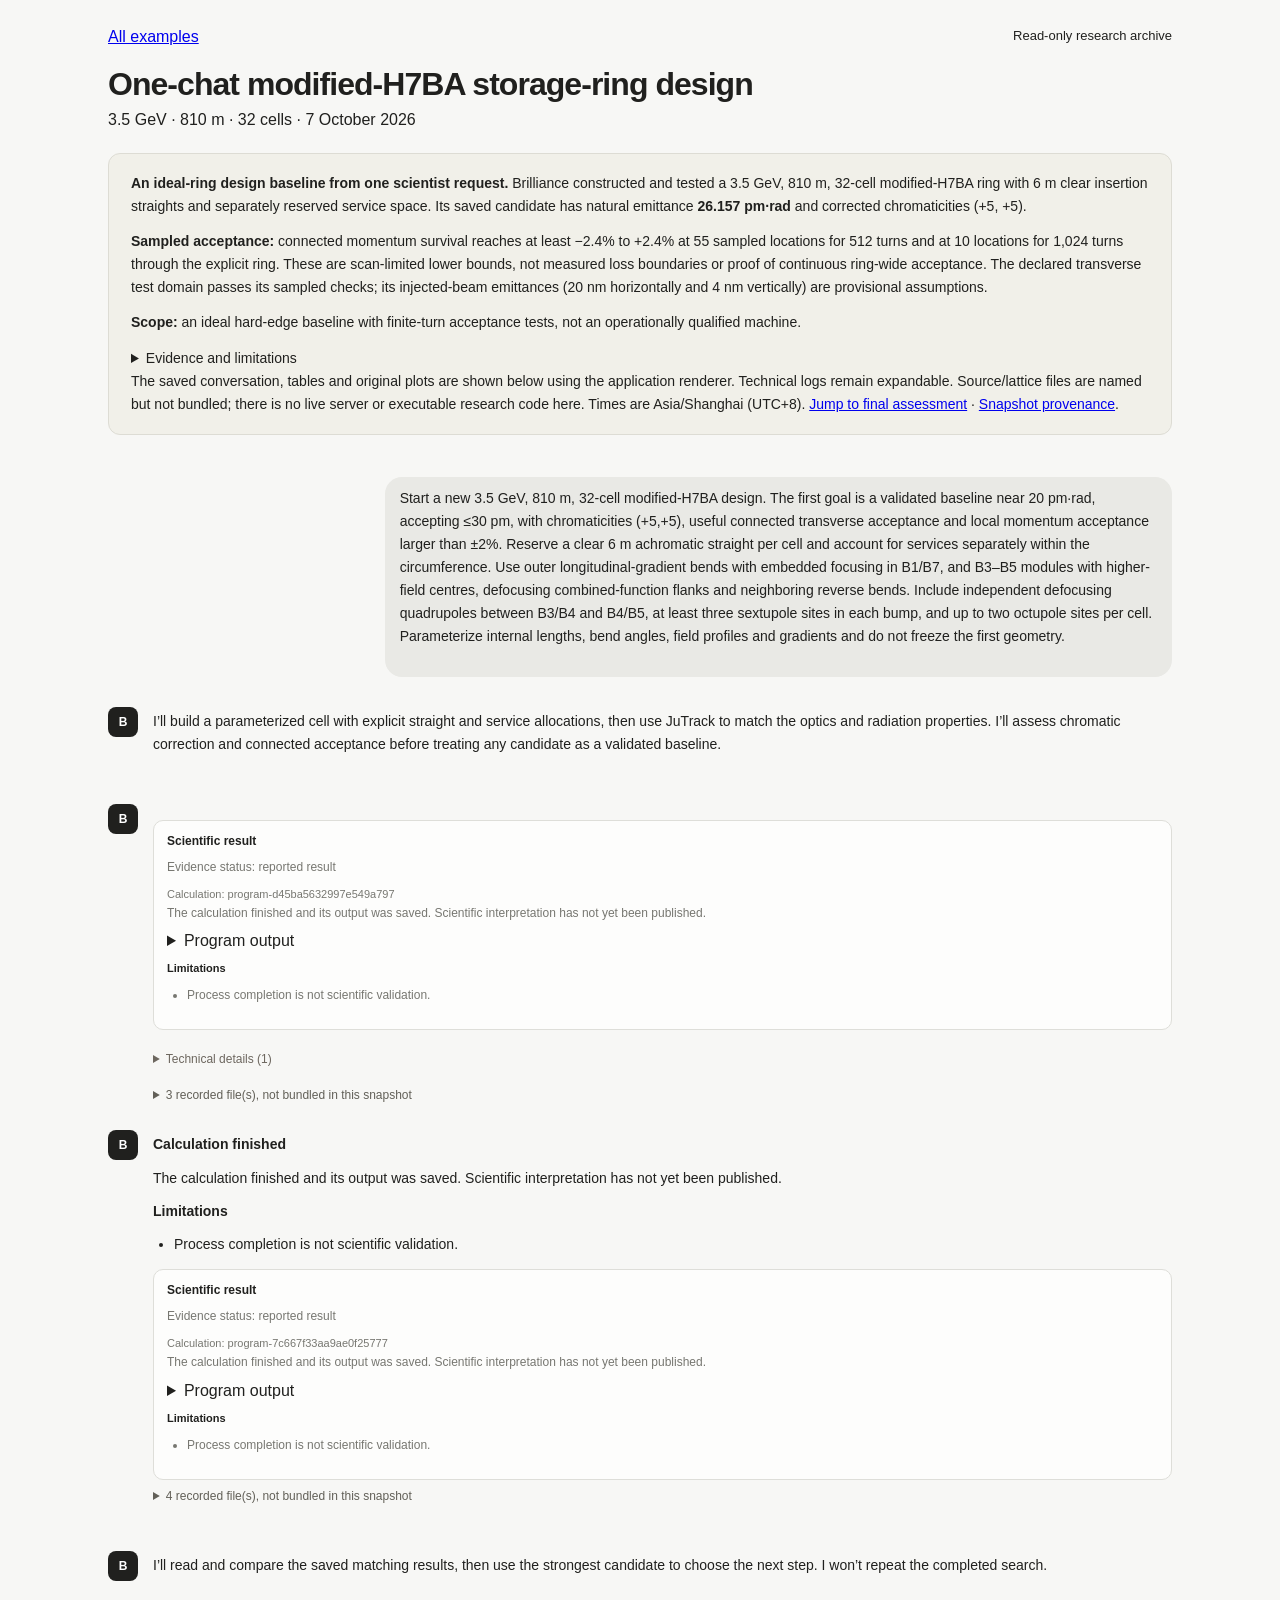
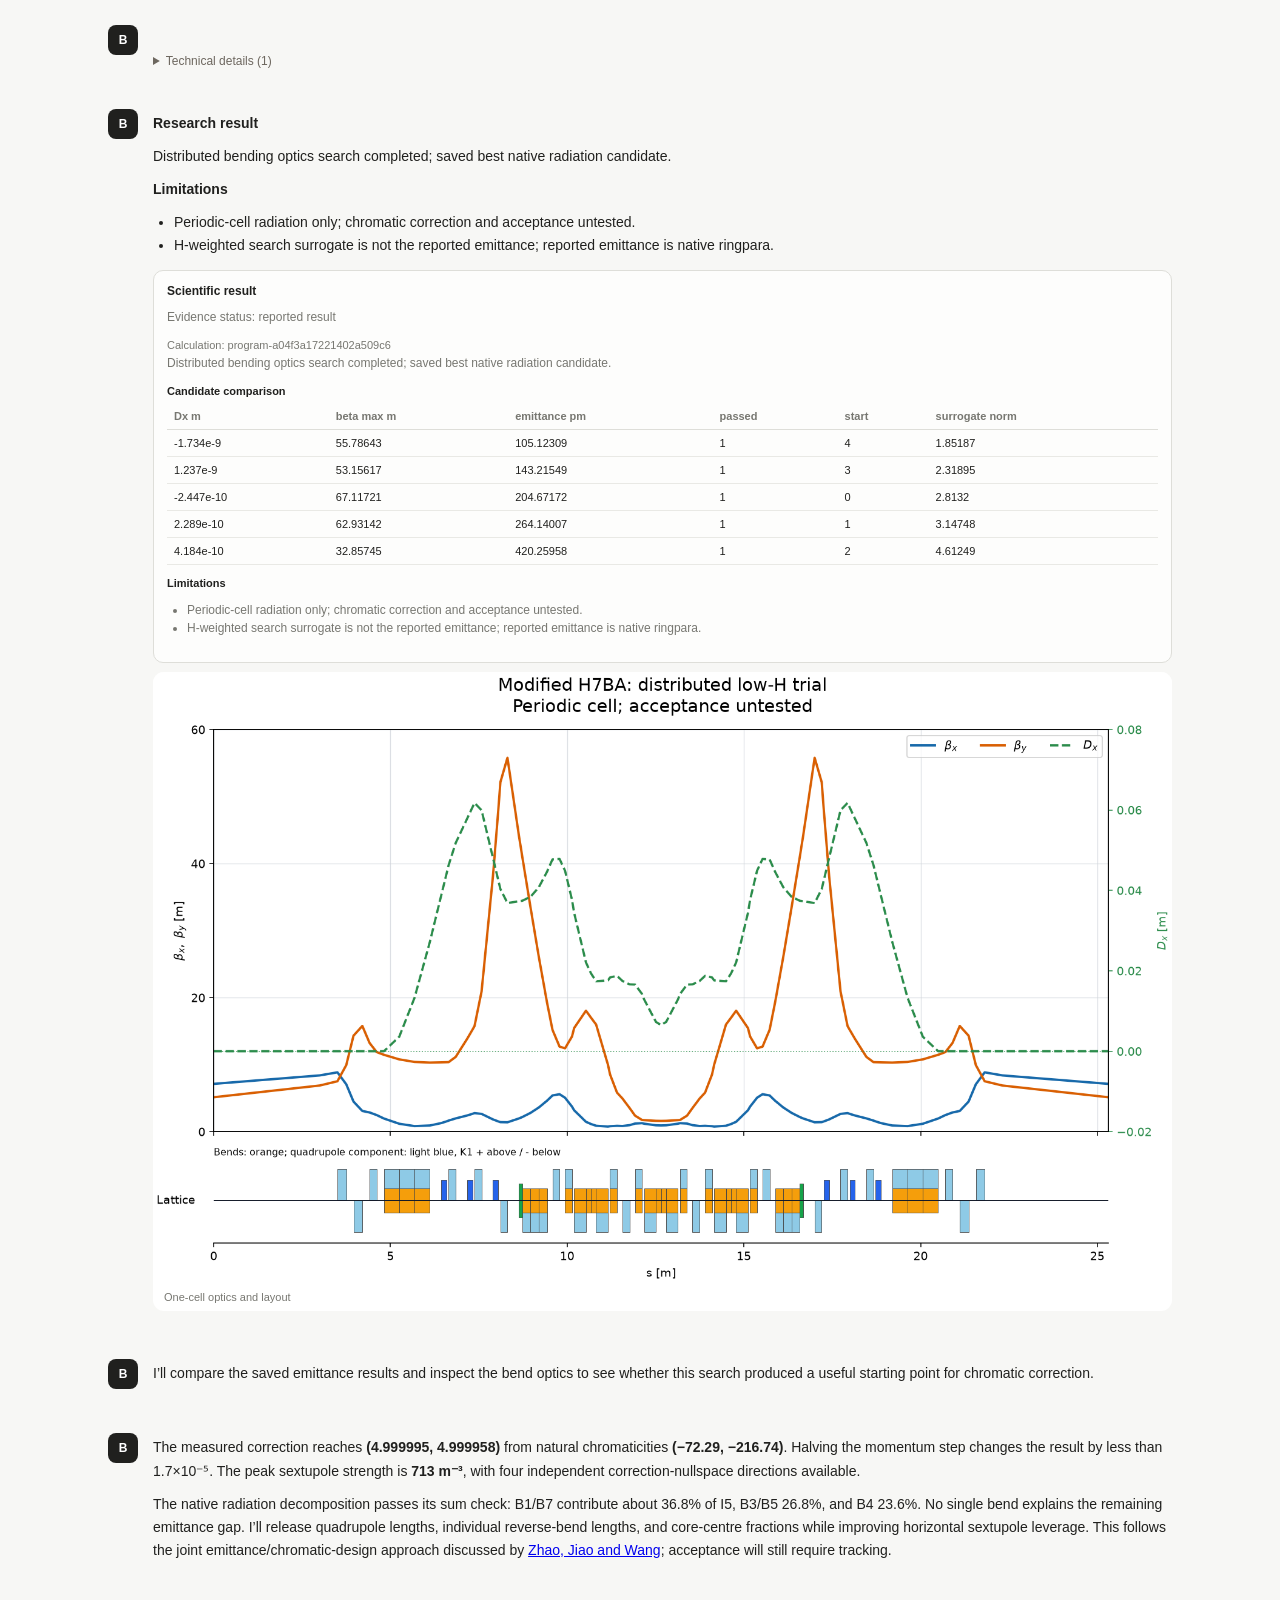
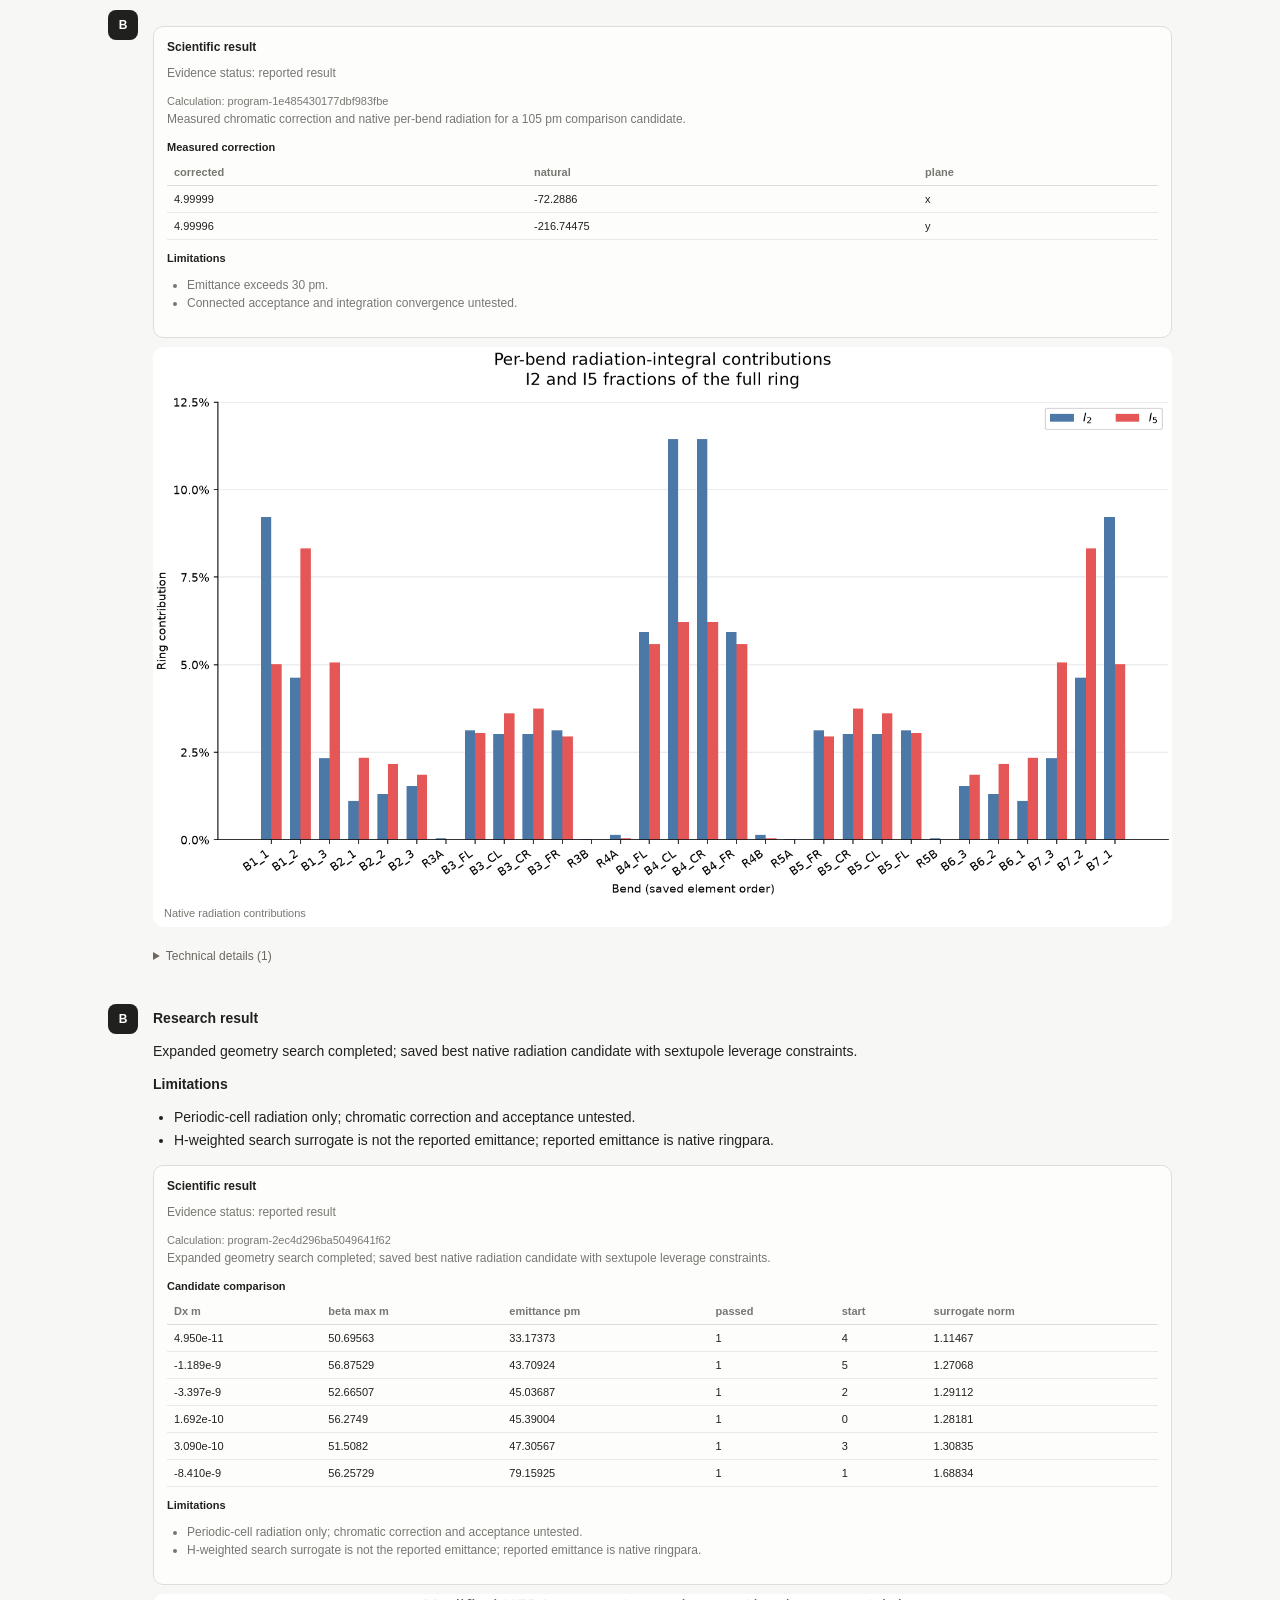
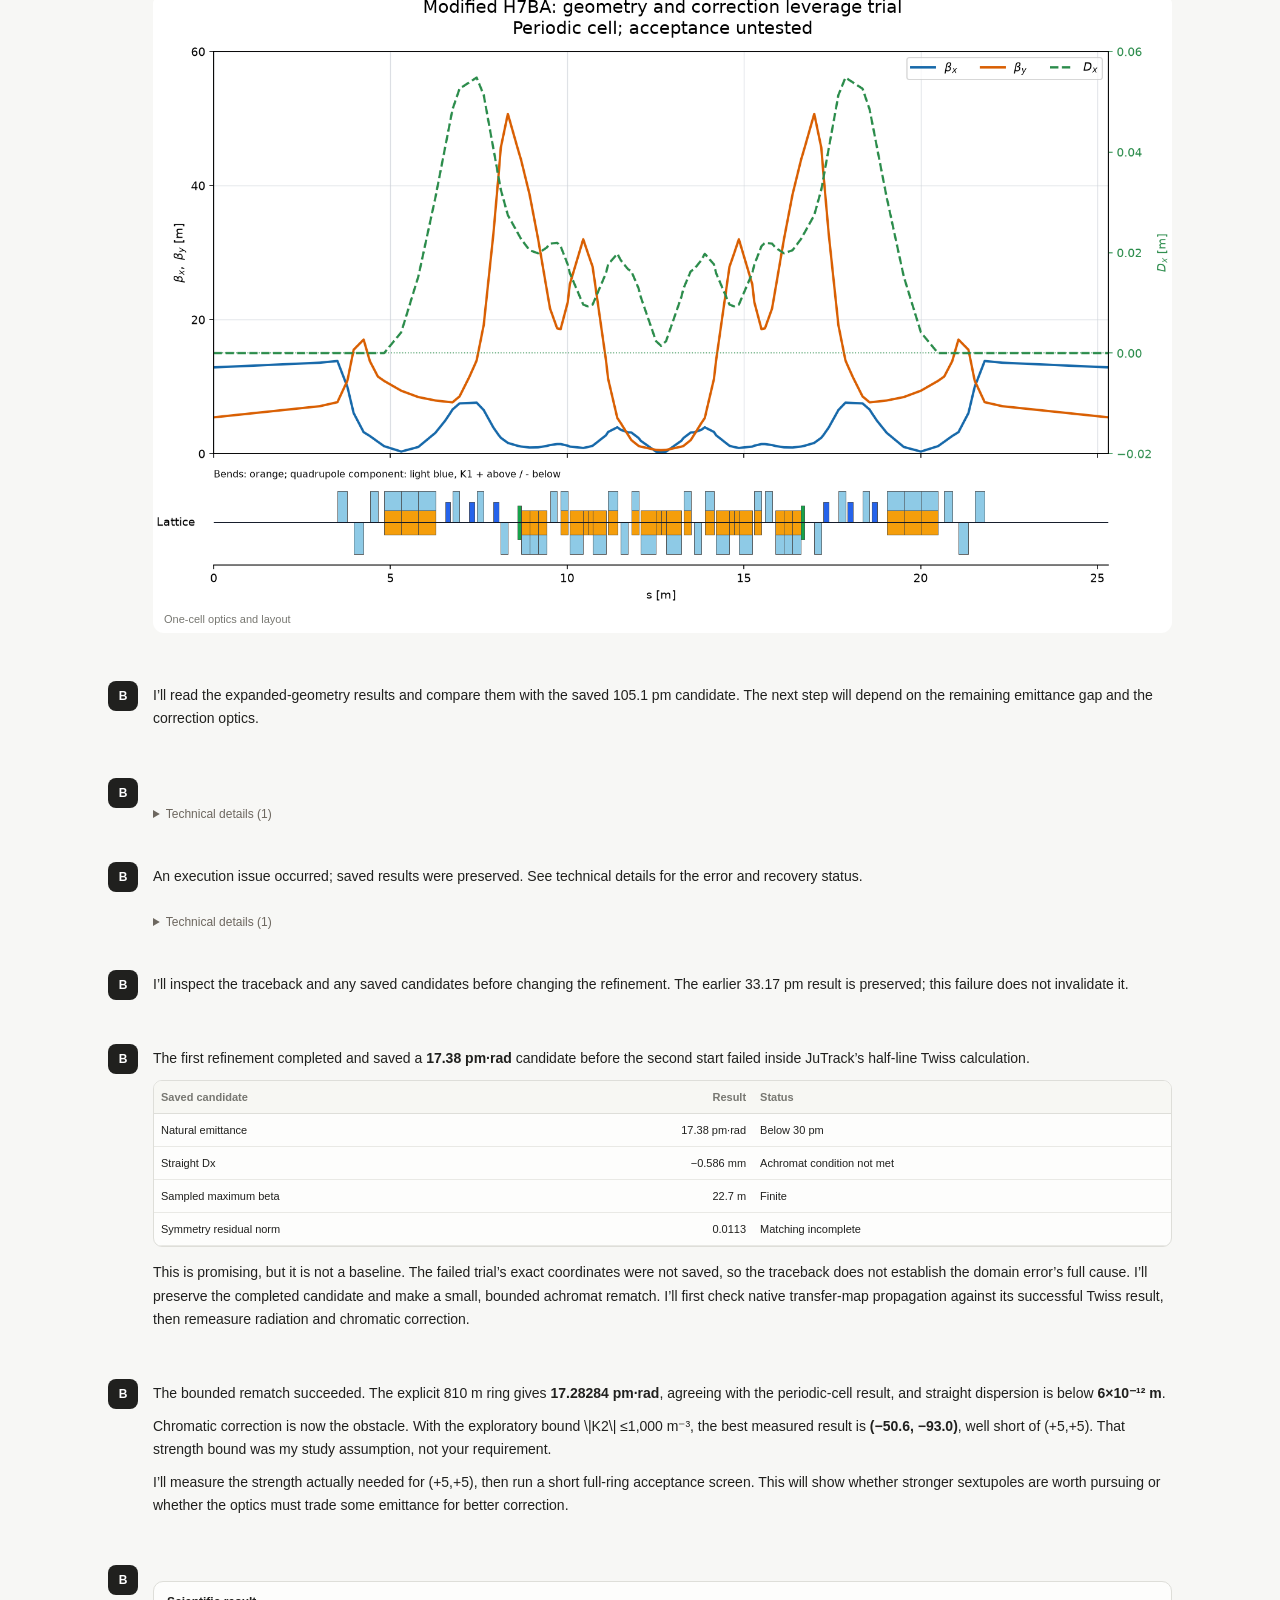
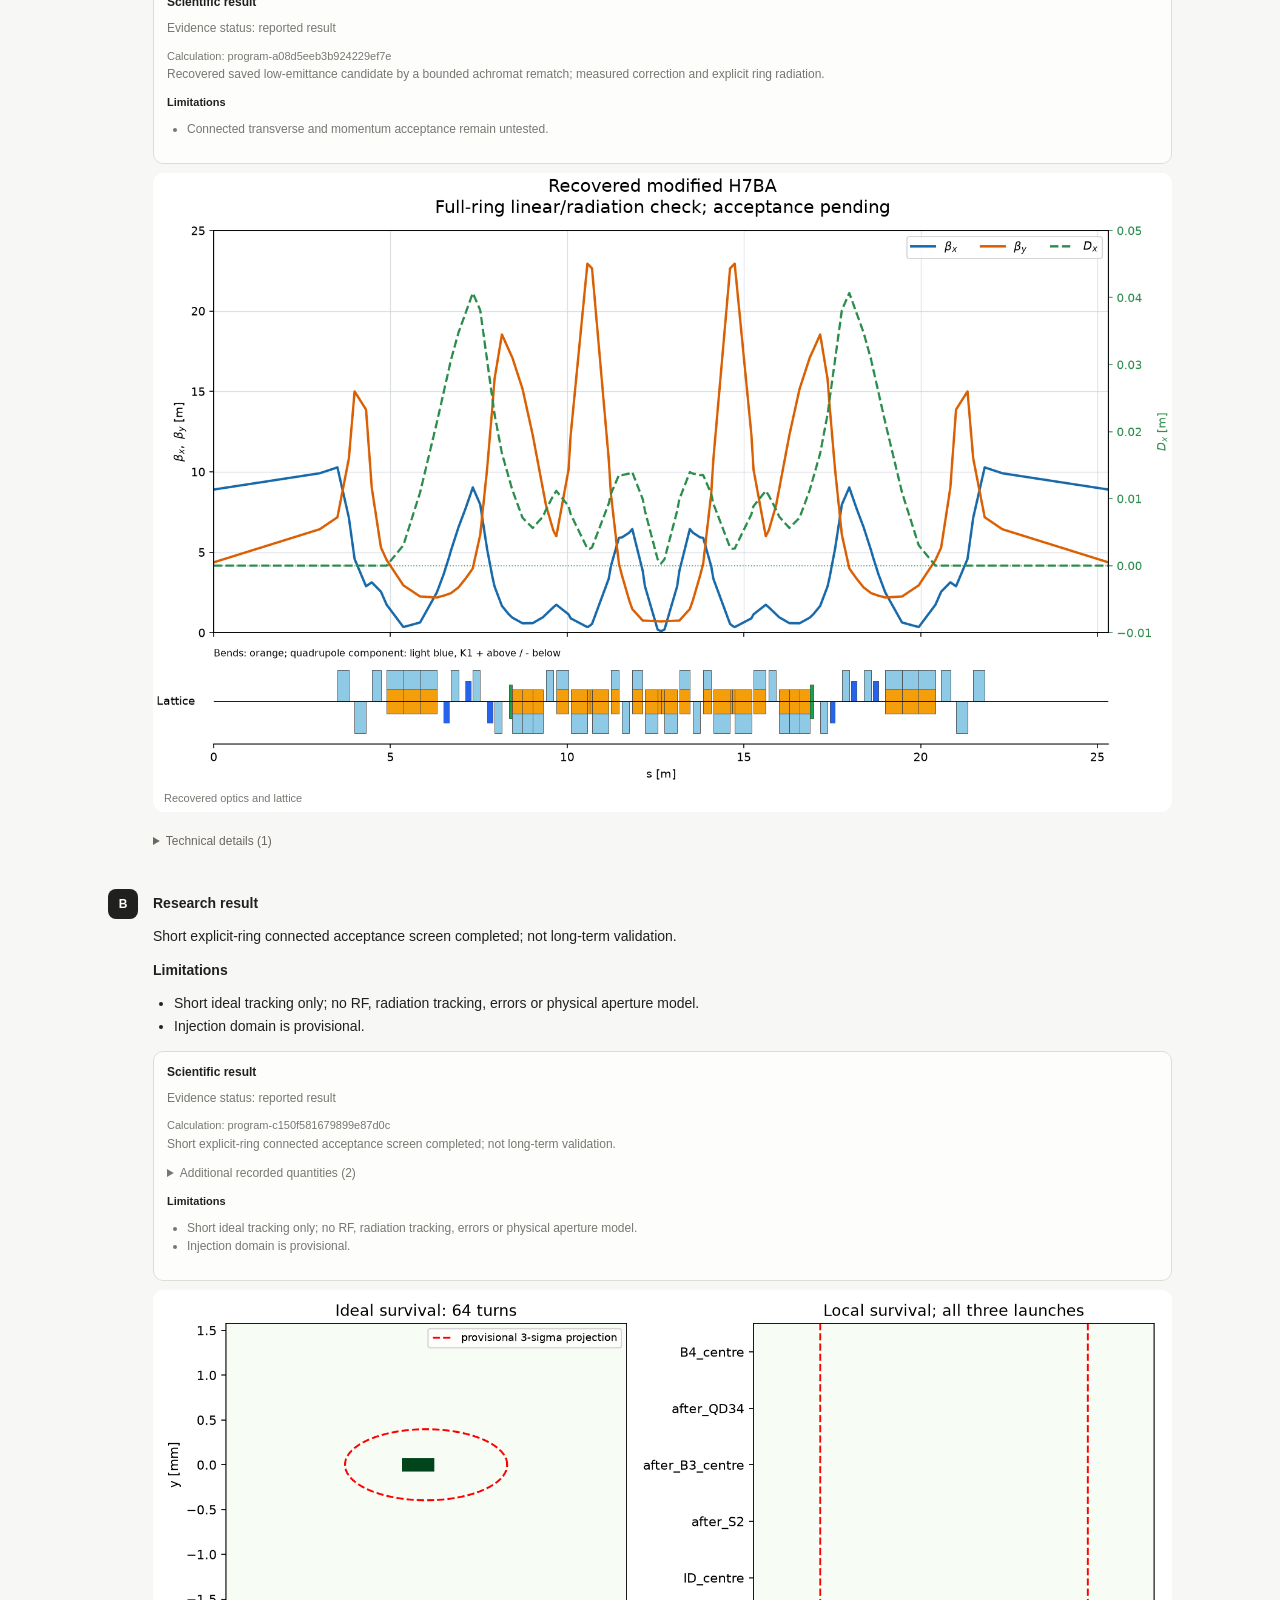
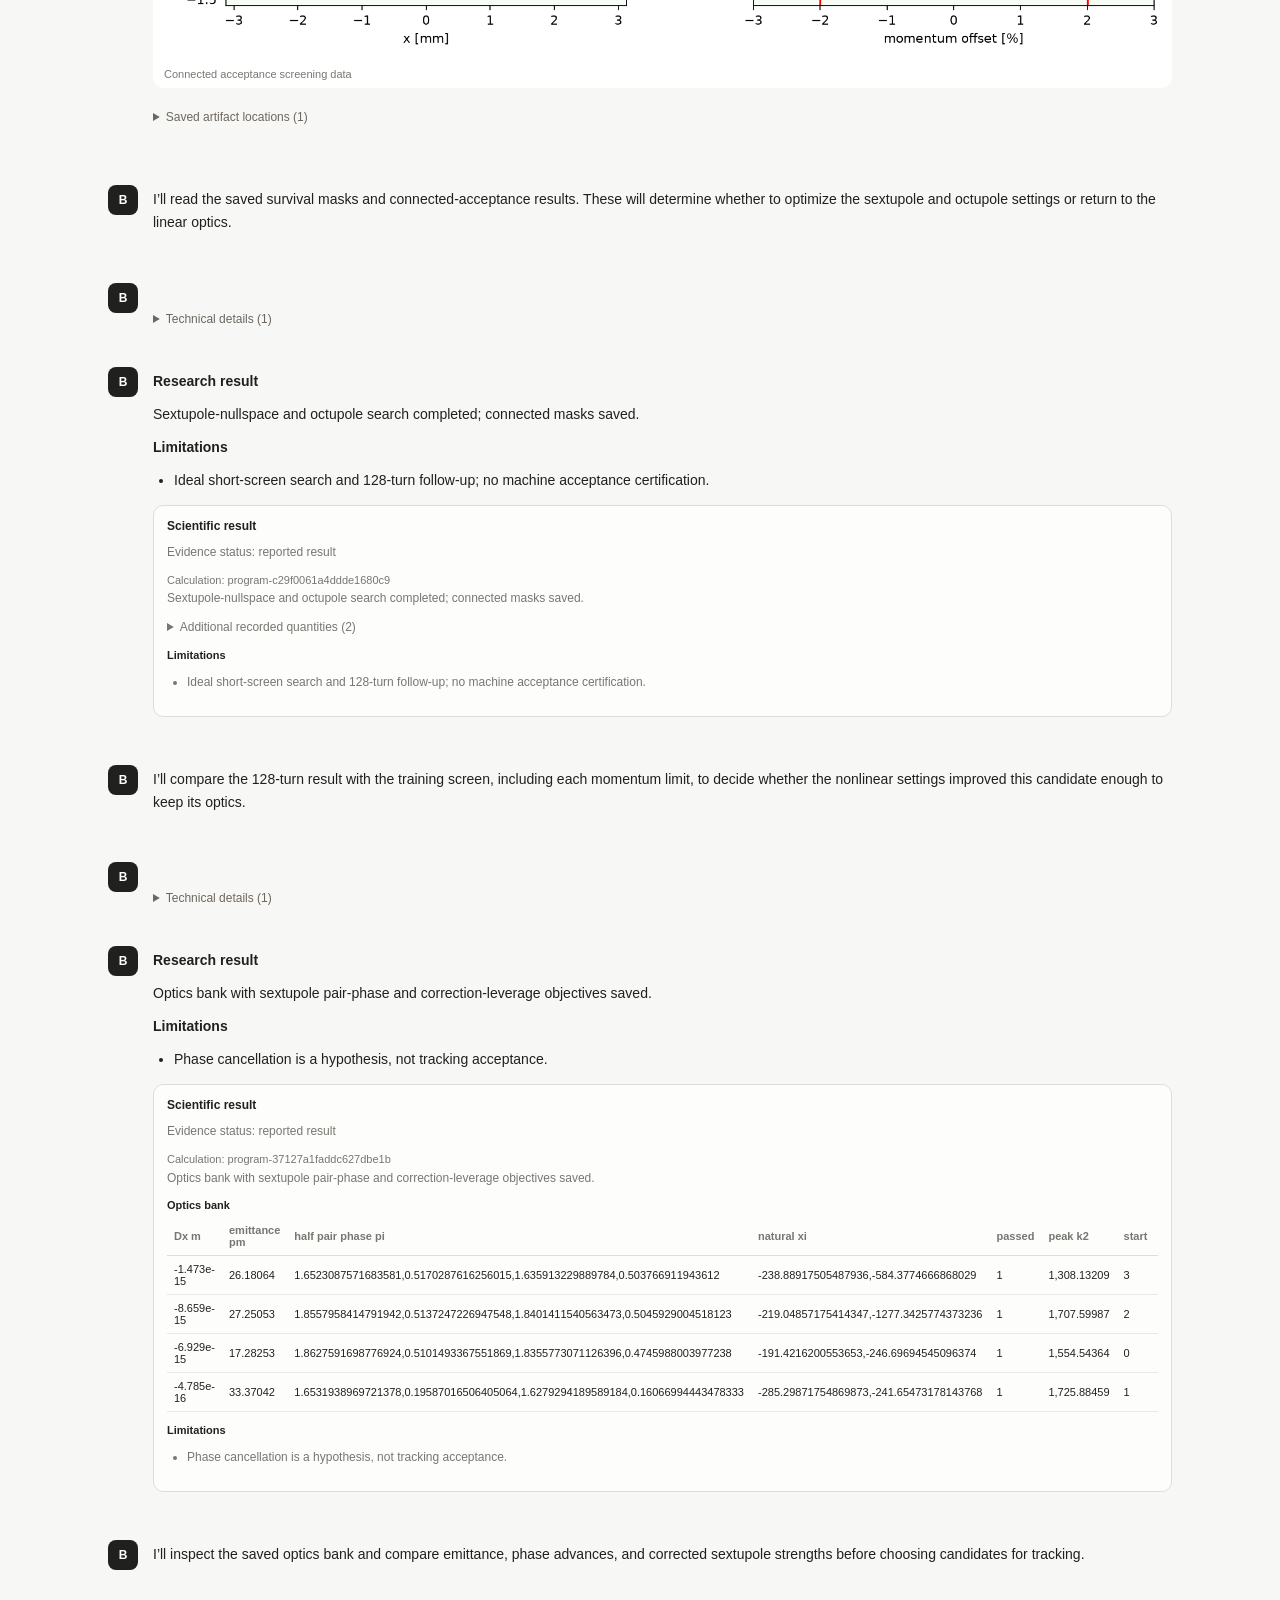
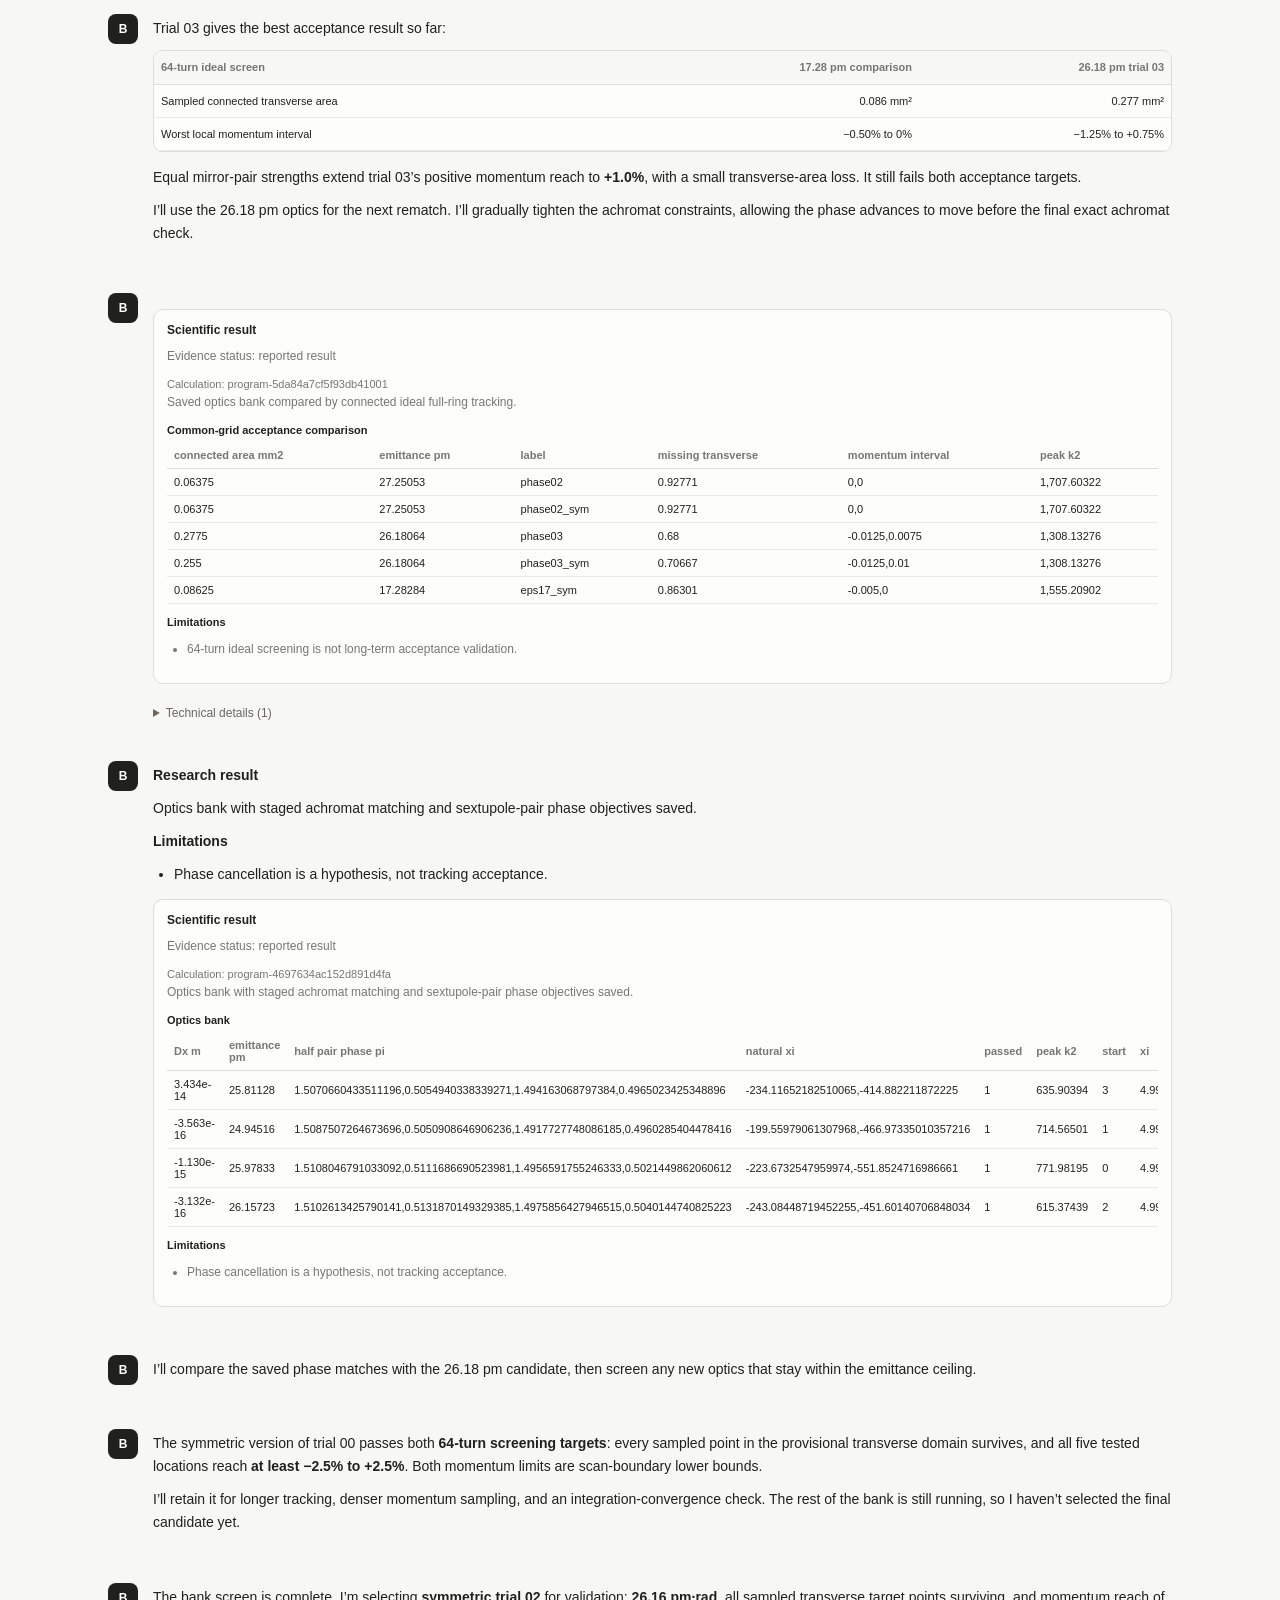
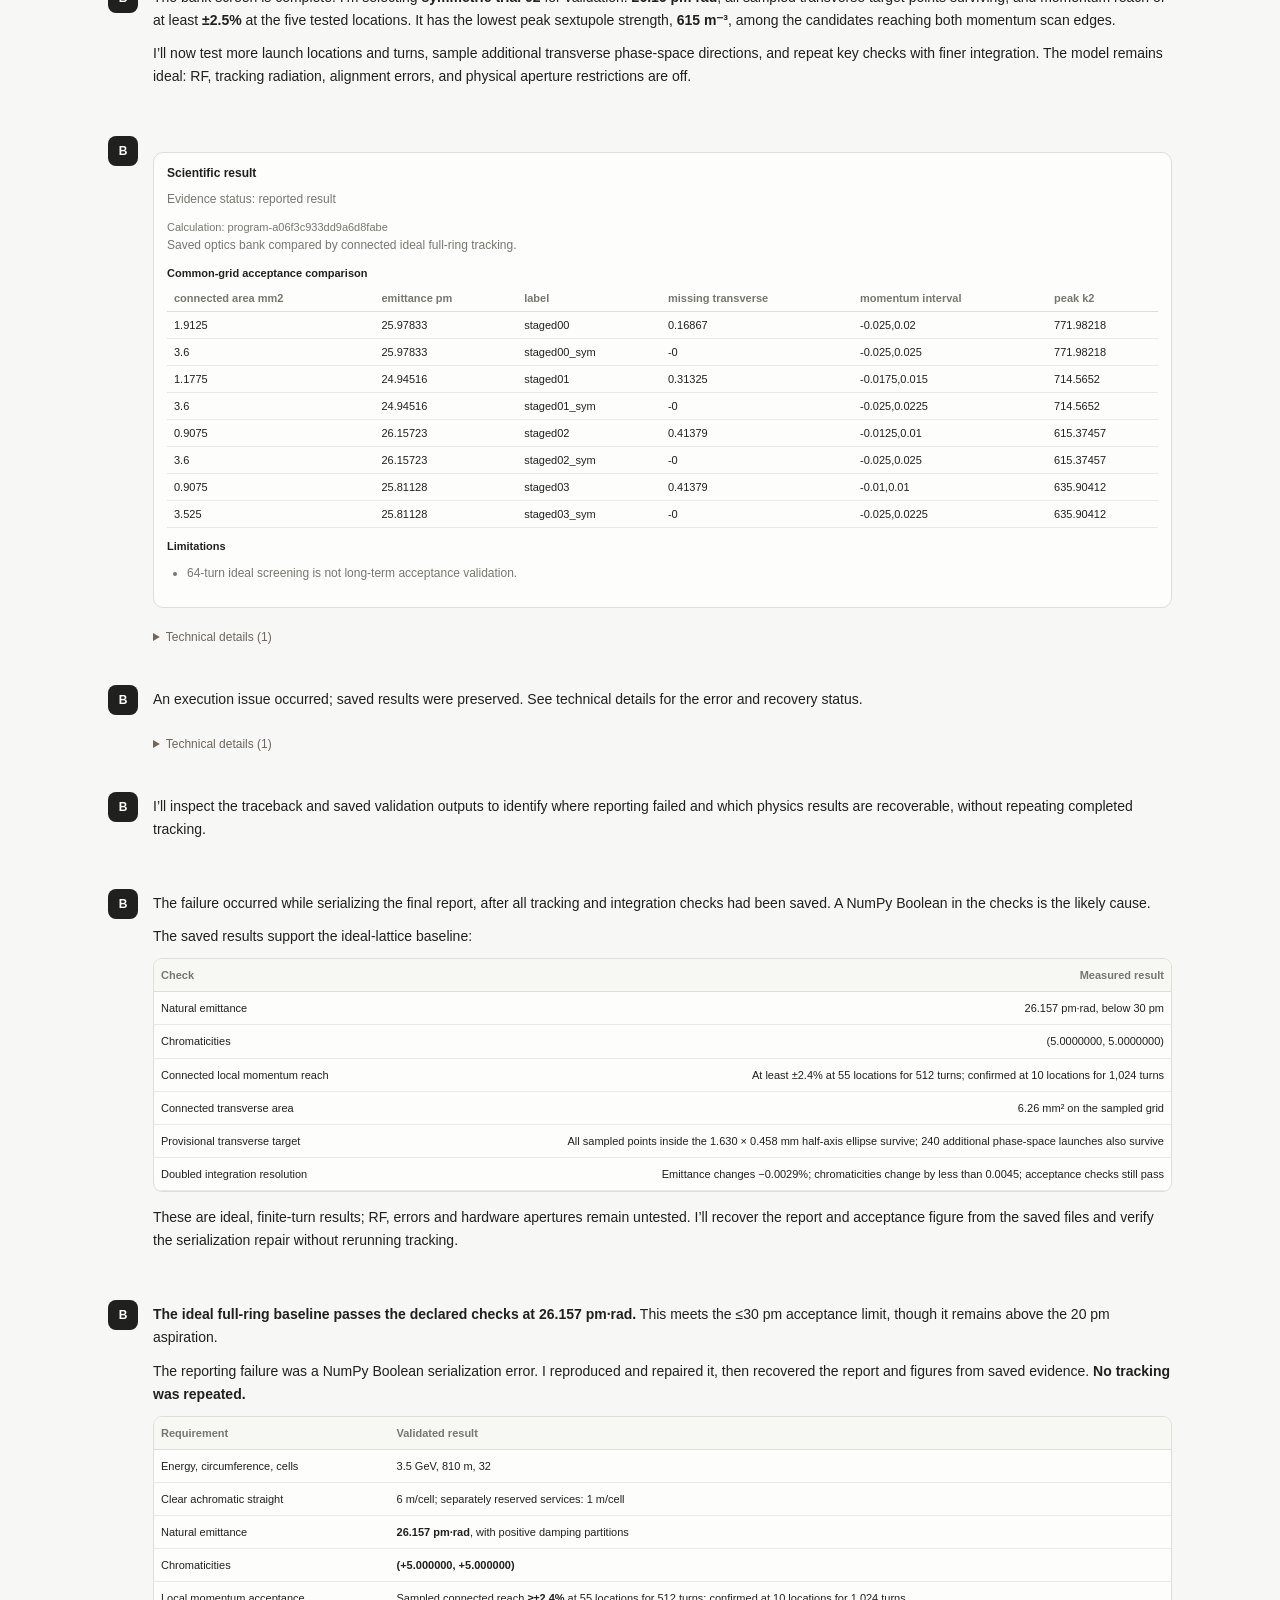
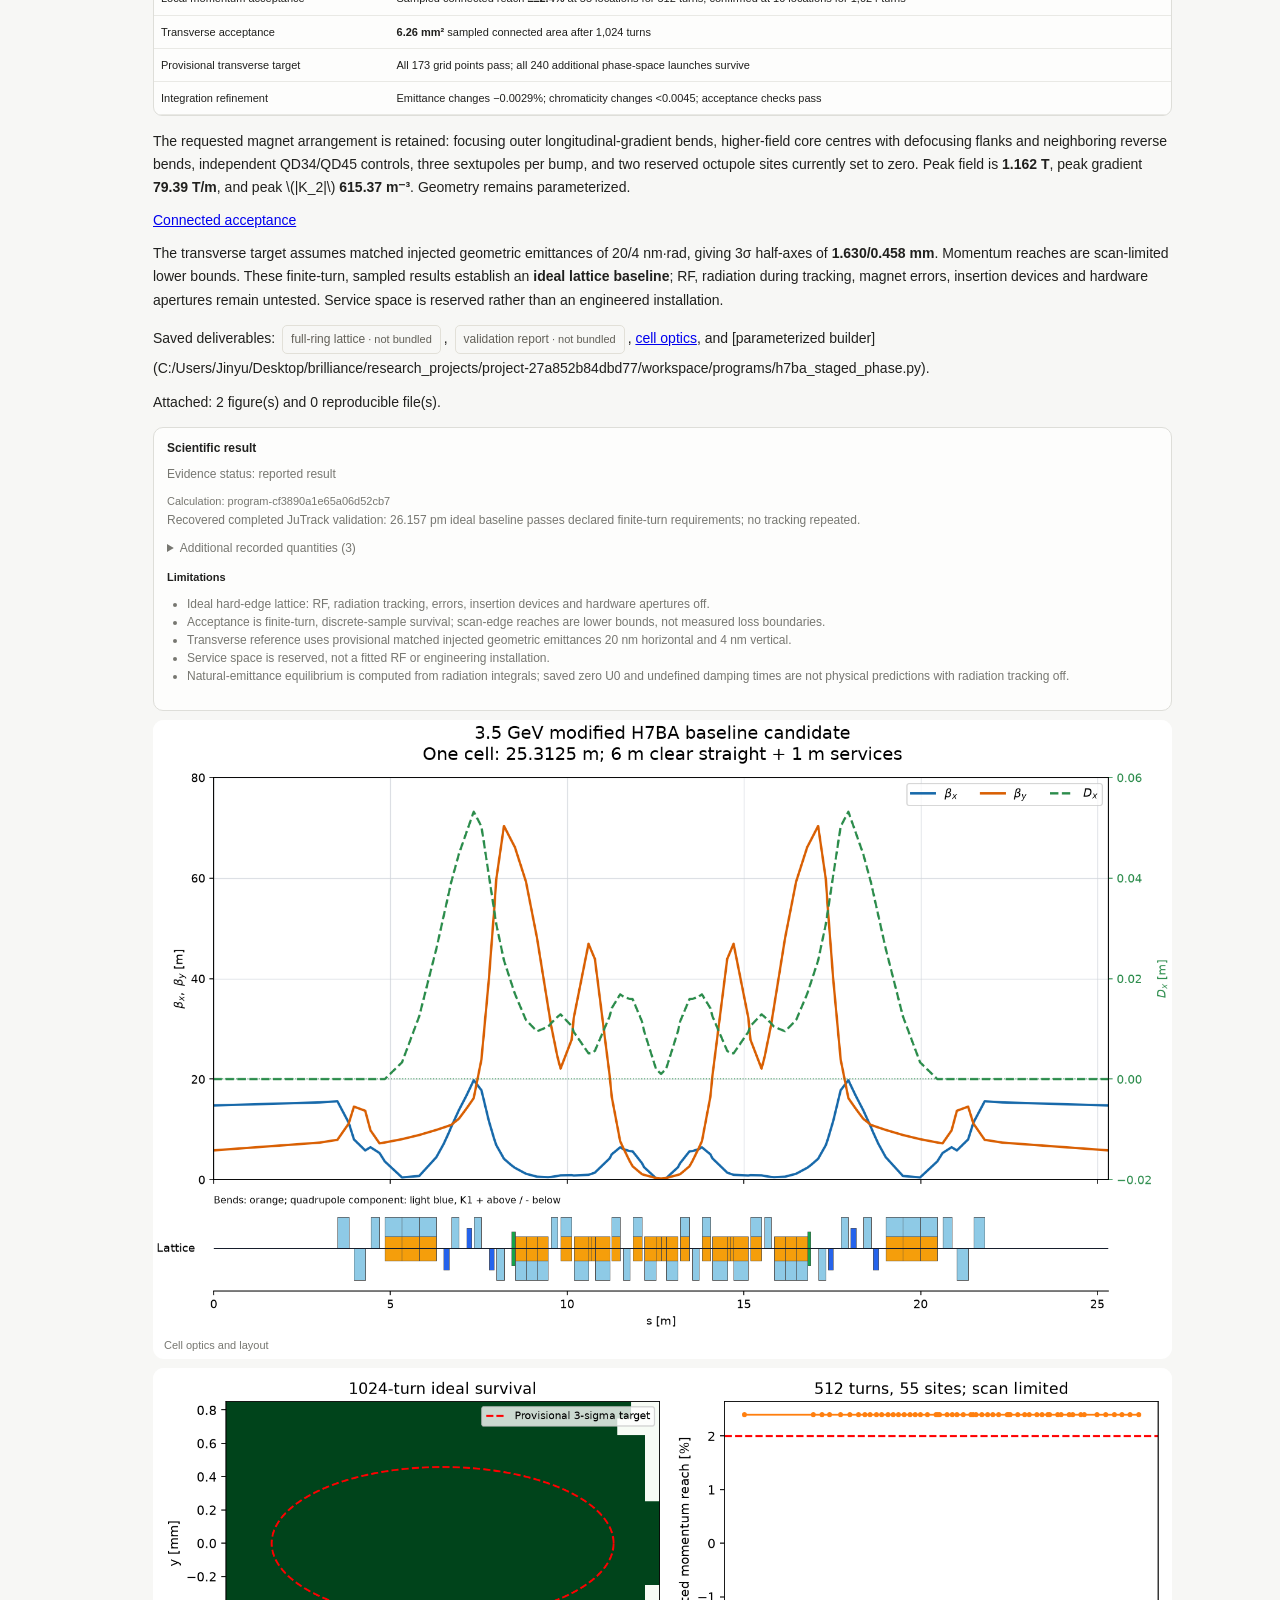
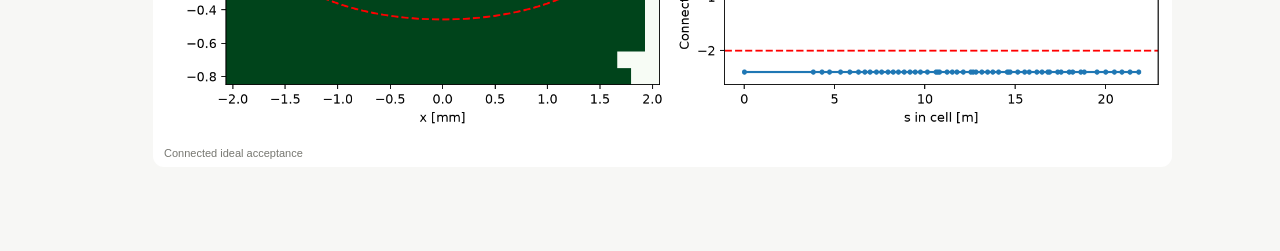
<file: examples/mba-design/index.html>
<!DOCTYPE html>
<html lang="en"><head><meta charset="utf-8"><meta name="viewport" content="width=device-width, initial-scale=1">
<meta name="description" content="Original Brilliance conversation producing a 26.157 pm ideal-ring baseline, with finite-turn transverse and momentum-survival checks and explicit limitations.">
<title>Brilliance · One-chat modified-H7BA storage-ring design</title>
<link rel="icon" href="data:,">
<link rel="stylesheet" href="assets/styles.css"><link rel="stylesheet" href="assets/workbench.css">
<link rel="stylesheet" href="assets/example.css"></head><body>
<div class="app-shell single-column"><main class="main-panel">
<header class="example-header"><a href="https://jinyu95.github.io/Brilliance/examples/index.html">All examples</a><span>Read-only research archive</span>
<h1>One-chat modified-H7BA storage-ring design</h1><p>3.5 GeV · 810 m · 32 cells · 7 October 2026</p></header>
<section class="example-intro" aria-label="Example context">
<p><strong>An ideal-ring design baseline from one scientist request.</strong>
Brilliance constructed and tested a 3.5 GeV, 810 m, 32-cell
modified-H7BA ring with 6 m clear insertion
straights and separately reserved service space. Its saved candidate has natural
emittance <strong>26.157 pm·rad</strong> and corrected chromaticities (+5, +5).</p>
<p><strong>Sampled acceptance:</strong> connected momentum survival reaches at least
−2.4% to +2.4% at 55 sampled locations for 512 turns and at 10 locations for
1,024 turns through the explicit ring. These are scan-limited lower bounds, not
measured loss boundaries or proof of continuous ring-wide acceptance. The declared
transverse test domain passes its sampled checks; its injected-beam emittances
(20 nm horizontally and 4 nm vertically) are provisional assumptions.</p>
<p><strong>Scope:</strong> an ideal hard-edge baseline with finite-turn acceptance
tests, not an operationally qualified machine.</p>
<details><summary>Evidence and limitations</summary>
<p><strong>Evidence and status:</strong> the completed numerical arrays and exact
ring/cell files were preserved before a reporting exception. The agent repaired
publication without repeating tracking. The saved report records its ideal checks
as passed and the request as satisfied. Its final application receipt nevertheless
has <code>candidate_handoff=no_candidate</code>: this archive binds the reported
candidate <code>lattice-bab068c377be0fcc</code> directly to hashed saved numerical files,
not to an automatic working-lattice promotion or independent new validation.</p>
<p><strong>Model limitations:</strong> RF, radiation during tracking,
magnet/alignment errors, insertion devices and chamber apertures are excluded.
Natural emittance is derived from radiation integrals. The printed zero energy
loss and undefined damping times in RF/radiation-off outputs are not physical
equilibrium predictions. No operational machine qualification is claimed.</p>
<p>The original conversation below includes intermediate rejected candidates,
numerical decisions and the reporting repair. This is one recorded case study,
not a demonstrated success rate or a guarantee for arbitrary requests.</p>
</details>
<p>The saved conversation, tables and original plots are shown below using the application renderer.
Technical logs remain expandable. Source/lattice files are named but not bundled; there is no live server or executable research code here.
Times are Asia/Shanghai (UTC+8). <a href="#20261007060110306950-98b7196e4528e8d39623-0">Jump to final assessment</a> · <a href="manifest.json">Snapshot provenance</a>.</p>
</section><section class="conversation" aria-label="Saved research conversation"><article class="message user" data-message-id="20261007024848336192-e4a52ee68c567a58f9e5-0" id="20261007024848336192-e4a52ee68c567a58f9e5-0"><div class="message-body"><div class="message-content"><p>Start a new 3.5 GeV, 810 m, 32-cell modified-H7BA design. The first goal is a validated baseline near 20 pm·rad, accepting ≤30 pm, with chromaticities (+5,+5), useful connected transverse acceptance and local momentum acceptance larger than ±2%. Reserve a clear 6 m achromatic straight per cell and account for services separately within the circumference. Use outer longitudinal-gradient bends with embedded focusing in B1/B7, and B3–B5 modules with higher-field centres, defocusing combined-function flanks and neighboring reverse bends. Include independent defocusing quadrupoles between B3/B4 and B4/B5, at least three sextupole sites in each bump, and up to two octupole sites per cell. Parameterize internal lengths, bend angles, field profiles and gradients and do not freeze the first geometry.</p></div><div class="message-time">7 Oct, 10:48</div></div></article><article class="message assistant" data-message-id="20261007025055130045-016293205ebf13a68b1d-0" id="20261007025055130045-016293205ebf13a68b1d-0"><div class="avatar">B</div><div class="message-body"><div class="message-content"><p>I’ll build a parameterized cell with explicit straight and service allocations, then use JuTrack to match the optics and radiation properties. I’ll assess chromatic correction and connected acceptance before treating any candidate as a validated baseline.</p></div><div class="message-time">7 Oct, 10:50</div></div></article><article class="message assistant technical-message" data-message-id="20261007025548885404-5c825fe7fd12764d7895-0" id="20261007025548885404-5c825fe7fd12764d7895-0"><div class="avatar">B</div><div class="message-body"><div class="message-attachments"><section class="evidence-summary-card"><div class="card-title">Scientific result</div><p class="evidence-summary-text">Evidence status: reported result</p><div class="evidence-receipt">Calculation: program-d45ba5632997e549a797</div><p class="evidence-summary-text">The calculation finished and its output was saved. Scientific interpretation has not yet been published.</p><details><summary>Program output</summary><pre>Initializing JuTrack.jl...
PROBE {"length_m": 25.3125, "angle_rad": 0.19634954084936207, "elements": 92, "half_transport": [[0.45940545523453324, 53.12390135654003, -0.46610418812255827, -24.28326517130823, 0.016531691818087446, 0.018777684386474414], [3.33466210191267, 50.700105996396736, -3.507275322308695, 9.031014434644456, 0.03651687666440086, 0.03072384234638372], [5.526727735167944, 84.65150594646991, -0.957592376193622, -37.96146182332804, 0.04147076578554204, -2.5974927040615936e-06], [53.73691301572209, 665.1176868848015, -32.94610948107502, -74.24413725981975, -0.024804272757342954, -0.014756899282381365]], "elapsed_s": 2.7988343238830566}
</pre></details><div class="evidence-table-title">Limitations</div><ul class="coded-notes"><li>Process completion is not scientific validation.</li></ul></section><details class="technical-details"><summary>Technical details (1)</summary><div data-message-id="20261007025548885404-5c825fe7fd12764d7895-0"><small>7 Oct, 10:55</small><pre>The durable calculation `accelerator.run_long_research_program` is running as job `job-7de43b965b02b855a207`. The model turn has ended instead of polling it. Progress and the final tables/plots will appear in this chat automatically; you may send new messages or explicitly stop the calculation.</pre></div></details><details class="recorded-files"><summary>3 recorded file(s), not bundled in this snapshot</summary><span class="archived-file" title="Recorded artifact; not included in this conversation-and-figures snapshot.">↓ initial_geometry.json</span><span class="archived-file" title="Recorded artifact; not included in this conversation-and-figures snapshot.">↓ stdout.txt</span><span class="archived-file" title="Recorded artifact; not included in this conversation-and-figures snapshot.">↓ stderr.txt</span></details></div><div class="message-time">7 Oct, 10:55</div></div></article><article class="message assistant" data-message-id="20261007025723329196-bfe4943957807f3dee8c-0" id="20261007025723329196-bfe4943957807f3dee8c-0"><div class="avatar">B</div><div class="message-body"><div class="message-content"><p><strong>Calculation finished</strong></p><p>The calculation finished and its output was saved. Scientific interpretation has not yet been published.</p><p><strong>Limitations</strong></p><ul><li>Process completion is not scientific validation.</li></ul></div><div class="message-attachments"><section class="evidence-summary-card"><div class="card-title">Scientific result</div><p class="evidence-summary-text">Evidence status: reported result</p><div class="evidence-receipt">Calculation: program-7c667f33aa9ae0f25777</div><p class="evidence-summary-text">The calculation finished and its output was saved. Scientific interpretation has not yet been published.</p><details><summary>Program output</summary><pre>Initializing JuTrack.jl...
PROBE {"length_m": 25.3125, "angle_rad": 0.19634954084936207, "elements": 92, "half_transport": [[0.45940545523453324, 53.12390135654003, -0.46610418812255827, -24.28326517130823, 0.016531691818087446, 0.018777684386474414], [3.33466210191267, 50.700105996396736, -3.507275322308695, 9.031014434644456, 0.03651687666440086, 0.03072384234638372], [5.526727735167944, 84.65150594646991, -0.957592376193622, -37.96146182332804, 0.04147076578554204, -2.5974927040615936e-06], [53.73691301572209, 665.1176868848015, -32.94610948107502, -74.24413725981975, -0.024804272757342954, -0.014756899282381365]], "elapsed_s": 2.7989628314971924}
MATCH {"start": 0, "fit_norm": 0.1958287778200224, "passed": true, "emittance_pm": 2720.7433825322205, "path": "C:\\Users\\Jinyu\\Desktop\\brilliance\\research_projects\\project-27a852b84dbd77\\workspace\\artifacts\\programs\\program-7c667f33aa9ae0f25777\\candidate_00.json"}
MATCH {"start": 1, "fit_norm": 0.18222448913238934, "passed": true, "emittance_pm": 4721.91284341481, "path": "C:\\Users\\Jinyu\\Desktop\\brilliance\\research_projects\\project-27a852b84dbd77\\workspace\\artifacts\\programs\\program-7c667f33aa9ae0f25777\\candidate_01.json"}
MATCH {"start": 2, "fit_norm": 0.21802948276279852, "passed": true, "emittance_pm": 1940.0489409978784, "path": "C:\\Users\\Jinyu\\Desktop\\brilliance\\research_projects\\project-27a852b84dbd77\\workspace\\artifacts\\programs\\program-7c667f33aa9ae0f25777\\candidate_02.json"}
MATCH {"start": 3, "fit_norm": 0.15861780468652242, "passed": true, "emittance_pm": 4713.169370331296, "path": "C:\\Users\\Jinyu\\Desktop\\brilliance\\research_projects\\project-27a852b84dbd77\\workspace\\artifacts\\programs\\program-7c667f33aa9ae0f25777\\candidate_03.json"}
DONE {"calls": 13069, "elapsed_s": 76.54299545288086}
</pre></details><div class="evidence-table-title">Limitations</div><ul class="coded-notes"><li>Process completion is not scientific validation.</li></ul></section><details class="recorded-files"><summary>4 recorded file(s), not bundled in this snapshot</summary><span class="archived-file" title="Recorded artifact; not included in this conversation-and-figures snapshot.">↓ candidate_03.json</span><span class="archived-file" title="Recorded artifact; not included in this conversation-and-figures snapshot.">↓ search_summary.json</span><span class="archived-file" title="Recorded artifact; not included in this conversation-and-figures snapshot.">↓ stdout.txt</span><span class="archived-file" title="Recorded artifact; not included in this conversation-and-figures snapshot.">↓ stderr.txt</span></details></div><div class="message-time">7 Oct, 10:57</div></div></article><article class="message assistant" data-message-id="20261007025930799543-5ab618543c74a02d8388-0" id="20261007025930799543-5ab618543c74a02d8388-0"><div class="avatar">B</div><div class="message-body"><div class="message-content"><p>I’ll read and compare the saved matching results, then use the strongest candidate to choose the next step. I won’t repeat the completed search.</p></div><div class="message-time">7 Oct, 10:59</div></div></article><article class="message assistant technical-message" data-message-id="20261007030215789424-c1017ae58242e48bbf7f-0" id="20261007030215789424-c1017ae58242e48bbf7f-0"><div class="avatar">B</div><div class="message-body"><div class="message-attachments"><details class="technical-details"><summary>Technical details (1)</summary><div data-message-id="20261007030215789424-c1017ae58242e48bbf7f-0"><small>7 Oct, 11:02</small><pre>The durable calculation `accelerator.run_long_research_program` is running as job `job-30ca46059856d59daec4`. The model turn has ended instead of polling it. Progress and the final tables/plots will appear in this chat automatically; you may send new messages or explicitly stop the calculation.</pre></div></details></div><div class="message-time">7 Oct, 11:02</div></div></article><article class="message assistant" data-message-id="20261007030838130755-433bb90a3ad506d9fcc5-0" id="20261007030838130755-433bb90a3ad506d9fcc5-0"><div class="avatar">B</div><div class="message-body"><div class="message-content"><p><strong>Research result</strong></p><p>Distributed bending optics search completed; saved best native radiation candidate.</p><p><strong>Limitations</strong></p><ul><li>Periodic-cell radiation only; chromatic correction and acceptance untested.</li><li>H-weighted search surrogate is not the reported emittance; reported emittance is native ringpara.</li></ul></div><div class="message-attachments"><section class="evidence-summary-card"><div class="card-title">Scientific result</div><p class="evidence-summary-text">Evidence status: reported result</p><div class="evidence-receipt">Calculation: program-a04f3a17221402a509c6</div><p class="evidence-summary-text">Distributed bending optics search completed; saved best native radiation candidate.</p><div class="evidence-table-title">Candidate comparison</div><div class="chart-wrap"><table class="data-table"><thead><tr><th>Dx m</th><th>beta max m</th><th>emittance pm</th><th>passed</th><th>start</th><th>surrogate norm</th></tr></thead>
      <tbody><tr><td>-1.734e-9</td><td>55.78643</td><td>105.12309</td><td>1</td><td>4</td><td>1.85187</td></tr><tr><td>1.237e-9</td><td>53.15617</td><td>143.21549</td><td>1</td><td>3</td><td>2.31895</td></tr><tr><td>-2.447e-10</td><td>67.11721</td><td>204.67172</td><td>1</td><td>0</td><td>2.8132</td></tr><tr><td>2.289e-10</td><td>62.93142</td><td>264.14007</td><td>1</td><td>1</td><td>3.14748</td></tr><tr><td>4.184e-10</td><td>32.85745</td><td>420.25958</td><td>1</td><td>2</td><td>4.61249</td></tr></tbody></table></div><div class="evidence-table-title">Limitations</div><ul class="coded-notes"><li>Periodic-cell radiation only; chromatic correction and acceptance untested.</li><li>H-weighted search surrogate is not the reported emittance; reported emittance is native ringpara.</li></ul></section><figure class="generated-figure"><img src="figures/077375e35e8c-selected_optics.png" alt="One-cell optics and layout" loading="lazy"><figcaption>One-cell optics and layout</figcaption></figure></div><div class="message-time">7 Oct, 11:08</div></div></article><article class="message assistant" data-message-id="20261007031049379225-b5bf46f10b70d988dd36-0" id="20261007031049379225-b5bf46f10b70d988dd36-0"><div class="avatar">B</div><div class="message-body"><div class="message-content"><p>I’ll compare the saved emittance results and inspect the bend optics to see whether this search produced a useful starting point for chromatic correction.</p></div><div class="message-time">7 Oct, 11:10</div></div></article><article class="message assistant" data-message-id="20261007031353361078-cc91a2cd3d47b19943ed-0" id="20261007031353361078-cc91a2cd3d47b19943ed-0"><div class="avatar">B</div><div class="message-body"><div class="message-content"><p>The measured correction reaches <strong>(4.999995, 4.999958)</strong> from natural chromaticities <strong>(−72.29, −216.74)</strong>. Halving the momentum step changes the result by less than 1.7×10⁻⁵. The peak sextupole strength is <strong>713 m⁻³</strong>, with four independent correction-nullspace directions available.</p><p>The native radiation decomposition passes its sum check: B1/B7 contribute about 36.8% of I5, B3/B5 26.8%, and B4 23.6%. No single bend explains the remaining emittance gap. I’ll release quadrupole lengths, individual reverse-bend lengths, and core-centre fractions while improving horizontal sextupole leverage. This follows the joint emittance/chromatic-design approach discussed by <a href="https://arxiv.org/pdf/2105.14492" target="_blank" rel="noopener noreferrer">Zhao, Jiao and Wang</a>; acceptance will still require tracking.</p></div><div class="message-time">7 Oct, 11:13</div></div></article><article class="message assistant technical-message" data-message-id="20261007031435498861-2ecacd13c93608264228-0" id="20261007031435498861-2ecacd13c93608264228-0"><div class="avatar">B</div><div class="message-body"><div class="message-attachments"><section class="evidence-summary-card"><div class="card-title">Scientific result</div><p class="evidence-summary-text">Evidence status: reported result</p><div class="evidence-receipt">Calculation: program-1e485430177dbf983fbe</div><p class="evidence-summary-text">Measured chromatic correction and native per-bend radiation for a 105 pm comparison candidate.</p><div class="evidence-table-title">Measured correction</div><div class="chart-wrap"><table class="data-table"><thead><tr><th>corrected</th><th>natural</th><th>plane</th></tr></thead>
      <tbody><tr><td>4.99999</td><td>-72.2886</td><td>x</td></tr><tr><td>4.99996</td><td>-216.74475</td><td>y</td></tr></tbody></table></div><div class="evidence-table-title">Limitations</div><ul class="coded-notes"><li>Emittance exceeds 30 pm.</li><li>Connected acceptance and integration convergence untested.</li></ul></section><figure class="generated-figure"><img src="figures/211f847abb99-bend_radiation.png" alt="Native radiation contributions" loading="lazy"><figcaption>Native radiation contributions</figcaption></figure><details class="technical-details"><summary>Technical details (1)</summary><div data-message-id="20261007031435498861-2ecacd13c93608264228-0"><small>7 Oct, 11:14</small><pre>The durable calculation `accelerator.run_long_research_program` is running as job `job-b4e061c1b9dc8c52ec1c`. The model turn has ended instead of polling it. Progress and the final tables/plots will appear in this chat automatically; you may send new messages or explicitly stop the calculation.</pre></div></details></div><div class="message-time">7 Oct, 11:14</div></div></article><article class="message assistant" data-message-id="20261007032137478252-b5dec835904e502d857b-0" id="20261007032137478252-b5dec835904e502d857b-0"><div class="avatar">B</div><div class="message-body"><div class="message-content"><p><strong>Research result</strong></p><p>Expanded geometry search completed; saved best native radiation candidate with sextupole leverage constraints.</p><p><strong>Limitations</strong></p><ul><li>Periodic-cell radiation only; chromatic correction and acceptance untested.</li><li>H-weighted search surrogate is not the reported emittance; reported emittance is native ringpara.</li></ul></div><div class="message-attachments"><section class="evidence-summary-card"><div class="card-title">Scientific result</div><p class="evidence-summary-text">Evidence status: reported result</p><div class="evidence-receipt">Calculation: program-2ec4d296ba5049641f62</div><p class="evidence-summary-text">Expanded geometry search completed; saved best native radiation candidate with sextupole leverage constraints.</p><div class="evidence-table-title">Candidate comparison</div><div class="chart-wrap"><table class="data-table"><thead><tr><th>Dx m</th><th>beta max m</th><th>emittance pm</th><th>passed</th><th>start</th><th>surrogate norm</th></tr></thead>
      <tbody><tr><td>4.950e-11</td><td>50.69563</td><td>33.17373</td><td>1</td><td>4</td><td>1.11467</td></tr><tr><td>-1.189e-9</td><td>56.87529</td><td>43.70924</td><td>1</td><td>5</td><td>1.27068</td></tr><tr><td>-3.397e-9</td><td>52.66507</td><td>45.03687</td><td>1</td><td>2</td><td>1.29112</td></tr><tr><td>1.692e-10</td><td>56.2749</td><td>45.39004</td><td>1</td><td>0</td><td>1.28181</td></tr><tr><td>3.090e-10</td><td>51.5082</td><td>47.30567</td><td>1</td><td>3</td><td>1.30835</td></tr><tr><td>-8.410e-9</td><td>56.25729</td><td>79.15925</td><td>1</td><td>1</td><td>1.68834</td></tr></tbody></table></div><div class="evidence-table-title">Limitations</div><ul class="coded-notes"><li>Periodic-cell radiation only; chromatic correction and acceptance untested.</li><li>H-weighted search surrogate is not the reported emittance; reported emittance is native ringpara.</li></ul></section><figure class="generated-figure"><img src="figures/c71787ecd812-selected_optics.png" alt="One-cell optics and layout" loading="lazy"><figcaption>One-cell optics and layout</figcaption></figure></div><div class="message-time">7 Oct, 11:21</div></div></article><article class="message assistant" data-message-id="20261007032344306976-4617d6388114055436f8-0" id="20261007032344306976-4617d6388114055436f8-0"><div class="avatar">B</div><div class="message-body"><div class="message-content"><p>I’ll read the expanded-geometry results and compare them with the saved 105.1 pm candidate. The next step will depend on the remaining emittance gap and the correction optics.</p></div><div class="message-time">7 Oct, 11:23</div></div></article><article class="message assistant technical-message" data-message-id="20261007032623729982-67b21d3c9431b00641cb-0" id="20261007032623729982-67b21d3c9431b00641cb-0"><div class="avatar">B</div><div class="message-body"><div class="message-attachments"><details class="technical-details"><summary>Technical details (1)</summary><div data-message-id="20261007032623729982-67b21d3c9431b00641cb-0"><small>7 Oct, 11:26</small><pre>The durable calculation `accelerator.run_long_research_program` is running as job `job-daa2ebfcdadc8eb2c565`. The model turn has ended instead of polling it. Progress and the final tables/plots will appear in this chat automatically; you may send new messages or explicitly stop the calculation.</pre></div></details></div><div class="message-time">7 Oct, 11:26</div></div></article><article class="message assistant technical-message" data-message-id="20261007033236643573-811486f1b9858fedebd3-0" id="20261007033236643573-811486f1b9858fedebd3-0"><div class="avatar">B</div><div class="message-body"><div class="message-content"><p>An execution issue occurred; saved results were preserved. See technical details for the error and recovery status.</p></div><div class="message-attachments"><details class="technical-details"><summary>Technical details (1)</summary><div data-message-id="20261007033236643573-811486f1b9858fedebd3-0"><small>7 Oct, 11:32</small><pre>This execution stopped before the stage finished. I’m inspecting the saved program and results to diagnose it and repair what is safe (attempt 1). Existing results and checkpoints are preserved; the exception alone does not establish a physics failure.

Issue: `juliacall.JuliaError: DomainError with -5330.799692153931:`

Details: `workspace/runtime_failures/job-daa2ebfcdadc8eb2c565.json`</pre></div></details></div><div class="message-time">7 Oct, 11:32</div></div></article><article class="message assistant" data-message-id="20261007033443701931-0fde58aab790925565bc-0" id="20261007033443701931-0fde58aab790925565bc-0"><div class="avatar">B</div><div class="message-body"><div class="message-content"><p>I’ll inspect the traceback and any saved candidates before changing the refinement. The earlier 33.17 pm result is preserved; this failure does not invalidate it.</p></div><div class="message-time">7 Oct, 11:34</div></div></article><article class="message assistant" data-message-id="20261007033542953322-a883d1f879be348deb41-0" id="20261007033542953322-a883d1f879be348deb41-0"><div class="avatar">B</div><div class="message-body"><div class="message-content"><p>The first refinement completed and saved a <strong>17.38 pm·rad</strong> candidate before the second start failed inside JuTrack’s half-line Twiss calculation.</p><div class="message-table-wrap"><table class="data-table message-table"><thead><tr><th style="text-align:left">Saved candidate</th><th style="text-align:right">Result</th><th style="text-align:left">Status</th></tr></thead><tbody><tr><td style="text-align:left">Natural emittance</td><td style="text-align:right">17.38 pm·rad</td><td style="text-align:left">Below 30 pm</td></tr><tr><td style="text-align:left">Straight Dx</td><td style="text-align:right">−0.586 mm</td><td style="text-align:left">Achromat condition not met</td></tr><tr><td style="text-align:left">Sampled maximum beta</td><td style="text-align:right">22.7 m</td><td style="text-align:left">Finite</td></tr><tr><td style="text-align:left">Symmetry residual norm</td><td style="text-align:right">0.0113</td><td style="text-align:left">Matching incomplete</td></tr></tbody></table></div><p>This is promising, but it is not a baseline. The failed trial’s exact coordinates were not saved, so the traceback does not establish the domain error’s full cause. I’ll preserve the completed candidate and make a small, bounded achromat rematch. I’ll first check native transfer-map propagation against its successful Twiss result, then remeasure radiation and chromatic correction.</p></div><div class="message-time">7 Oct, 11:35</div></div></article><article class="message assistant" data-message-id="20261007033800117694-6bf9b97a51f506498365-0" id="20261007033800117694-6bf9b97a51f506498365-0"><div class="avatar">B</div><div class="message-body"><div class="message-content"><p>The bounded rematch succeeded. The explicit 810 m ring gives <strong>17.28284 pm·rad</strong>, agreeing with the periodic-cell result, and straight dispersion is below <strong>6×10⁻¹² m</strong>.</p><p>Chromatic correction is now the obstacle. With the exploratory bound \|K2\| ≤1,000 m⁻³, the best measured result is <strong>(−50.6, −93.0)</strong>, well short of (+5,+5). That strength bound was my study assumption, not your requirement.</p><p>I’ll measure the strength actually needed for (+5,+5), then run a short full-ring acceptance screen. This will show whether stronger sextupoles are worth pursuing or whether the optics must trade some emittance for better correction.</p></div><div class="message-time">7 Oct, 11:38</div></div></article><article class="message assistant technical-message" data-message-id="20261007033839939912-7c87ede1faaacbae30f2-0" id="20261007033839939912-7c87ede1faaacbae30f2-0"><div class="avatar">B</div><div class="message-body"><div class="message-attachments"><section class="evidence-summary-card"><div class="card-title">Scientific result</div><p class="evidence-summary-text">Evidence status: reported result</p><div class="evidence-receipt">Calculation: program-a08d5eeb3b924229ef7e</div><p class="evidence-summary-text">Recovered saved low-emittance candidate by a bounded achromat rematch; measured correction and explicit ring radiation.</p><div class="evidence-table-title">Limitations</div><ul class="coded-notes"><li>Connected transverse and momentum acceptance remain untested.</li></ul></section><figure class="generated-figure"><img src="figures/fa89b2f1fb89-optics.png" alt="Recovered optics and lattice" loading="lazy"><figcaption>Recovered optics and lattice</figcaption></figure><details class="technical-details"><summary>Technical details (1)</summary><div data-message-id="20261007033839939912-7c87ede1faaacbae30f2-0"><small>7 Oct, 11:38</small><pre>The durable calculation `accelerator.run_long_research_program` is running as job `job-e077561a97c6dcbc71ad`. The model turn has ended instead of polling it. Progress and the final tables/plots will appear in this chat automatically; you may send new messages or explicitly stop the calculation.</pre></div></details></div><div class="message-time">7 Oct, 11:38</div></div></article><article class="message assistant" data-message-id="20261007033905991882-d0cebbfcfaaef41c257c-0" id="20261007033905991882-d0cebbfcfaaef41c257c-0"><div class="avatar">B</div><div class="message-body"><div class="message-content"><p><strong>Research result</strong></p><p>Short explicit-ring connected acceptance screen completed; not long-term validation.</p><p><strong>Limitations</strong></p><ul><li>Short ideal tracking only; no RF, radiation tracking, errors or physical aperture model.</li><li>Injection domain is provisional.</li></ul></div><div class="message-attachments"><section class="evidence-summary-card"><div class="card-title">Scientific result</div><p class="evidence-summary-text">Evidence status: reported result</p><div class="evidence-receipt">Calculation: program-c150f581679899e87d0c</div><p class="evidence-summary-text">Short explicit-ring connected acceptance screen completed; not long-term validation.</p><details class="detailed-evidence-table automatic-quantity-details"><summary>Additional recorded quantities (2)</summary><div class="chart-wrap"><table class="data-table"><thead><tr><th>quantity</th><th>value</th></tr></thead>
      <tbody><tr><td>elapsed_s</td><td>3.17473</td></tr><tr><td>turns</td><td>64</td></tr></tbody></table></div></details><div class="evidence-table-title">Limitations</div><ul class="coded-notes"><li>Short ideal tracking only; no RF, radiation tracking, errors or physical aperture model.</li><li>Injection domain is provisional.</li></ul></section><figure class="generated-figure"><img src="figures/b61011e5b3ec-screen.png" alt="Connected acceptance screening data" loading="lazy"><figcaption>Connected acceptance screening data</figcaption></figure><details class="technical-details"><summary>Saved artifact locations (1)</summary><div data-message-id=""><small></small><pre>candidate_source: artifacts/programs/program-a08d5eeb3b924229ef7e/selected.json</pre></div></details></div><div class="message-time">7 Oct, 11:39</div></div></article><article class="message assistant" data-message-id="20261007034114876701-f3d2538a9496f80fd3ba-0" id="20261007034114876701-f3d2538a9496f80fd3ba-0"><div class="avatar">B</div><div class="message-body"><div class="message-content"><p>I’ll read the saved survival masks and connected-acceptance results. These will determine whether to optimize the sextupole and octupole settings or return to the linear optics.</p></div><div class="message-time">7 Oct, 11:41</div></div></article><article class="message assistant technical-message" data-message-id="20261007034419535259-7cc5f15abbf811e17fe1-0" id="20261007034419535259-7cc5f15abbf811e17fe1-0"><div class="avatar">B</div><div class="message-body"><div class="message-attachments"><details class="technical-details"><summary>Technical details (1)</summary><div data-message-id="20261007034419535259-7cc5f15abbf811e17fe1-0"><small>7 Oct, 11:44</small><pre>The durable calculation `accelerator.run_long_research_program` is running as job `job-c0440a465581ad065426`. The model turn has ended instead of polling it. Progress and the final tables/plots will appear in this chat automatically; you may send new messages or explicitly stop the calculation.</pre></div></details></div><div class="message-time">7 Oct, 11:44</div></div></article><article class="message assistant" data-message-id="20261007041503794104-0fea91bef5d477cea430-0" id="20261007041503794104-0fea91bef5d477cea430-0"><div class="avatar">B</div><div class="message-body"><div class="message-content"><p><strong>Research result</strong></p><p>Sextupole-nullspace and octupole search completed; connected masks saved.</p><p><strong>Limitations</strong></p><ul><li>Ideal short-screen search and 128-turn follow-up; no machine acceptance certification.</li></ul></div><div class="message-attachments"><section class="evidence-summary-card"><div class="card-title">Scientific result</div><p class="evidence-summary-text">Evidence status: reported result</p><div class="evidence-receipt">Calculation: program-c29f0061a4ddde1680c9</div><p class="evidence-summary-text">Sextupole-nullspace and octupole search completed; connected masks saved.</p><details class="detailed-evidence-table automatic-quantity-details"><summary>Additional recorded quantities (2)</summary><div class="chart-wrap"><table class="data-table"><thead><tr><th>quantity</th><th>value</th></tr></thead>
      <tbody><tr><td>best_merit</td><td>145.14641</td></tr><tr><td>calls</td><td>1,250</td></tr></tbody></table></div></details><div class="evidence-table-title">Limitations</div><ul class="coded-notes"><li>Ideal short-screen search and 128-turn follow-up; no machine acceptance certification.</li></ul></section></div><div class="message-time">7 Oct, 12:15</div></div></article><article class="message assistant" data-message-id="20261007041717509841-a8a2f11fad8eeadd3c49-0" id="20261007041717509841-a8a2f11fad8eeadd3c49-0"><div class="avatar">B</div><div class="message-body"><div class="message-content"><p>I’ll compare the 128-turn result with the training screen, including each momentum limit, to decide whether the nonlinear settings improved this candidate enough to keep its optics.</p></div><div class="message-time">7 Oct, 12:17</div></div></article><article class="message assistant technical-message" data-message-id="20261007041953291748-7961fead64e15f33b77d-0" id="20261007041953291748-7961fead64e15f33b77d-0"><div class="avatar">B</div><div class="message-body"><div class="message-attachments"><details class="technical-details"><summary>Technical details (1)</summary><div data-message-id="20261007041953291748-7961fead64e15f33b77d-0"><small>7 Oct, 12:19</small><pre>The durable calculation `accelerator.run_long_research_program` is running as job `job-6f60787d031516aa59fd`. The model turn has ended instead of polling it. Progress and the final tables/plots will appear in this chat automatically; you may send new messages or explicitly stop the calculation.</pre></div></details></div><div class="message-time">7 Oct, 12:19</div></div></article><article class="message assistant" data-message-id="20261007042322485656-05f68c0d595f4001efc9-0" id="20261007042322485656-05f68c0d595f4001efc9-0"><div class="avatar">B</div><div class="message-body"><div class="message-content"><p><strong>Research result</strong></p><p>Optics bank with sextupole pair-phase and correction-leverage objectives saved.</p><p><strong>Limitations</strong></p><ul><li>Phase cancellation is a hypothesis, not tracking acceptance.</li></ul></div><div class="message-attachments"><section class="evidence-summary-card"><div class="card-title">Scientific result</div><p class="evidence-summary-text">Evidence status: reported result</p><div class="evidence-receipt">Calculation: program-37127a1faddc627dbe1b</div><p class="evidence-summary-text">Optics bank with sextupole pair-phase and correction-leverage objectives saved.</p><div class="evidence-table-title">Optics bank</div><div class="chart-wrap"><table class="data-table"><thead><tr><th>Dx m</th><th>emittance pm</th><th>half pair phase pi</th><th>natural xi</th><th>passed</th><th>peak k2</th><th>start</th><th>xi</th></tr></thead>
      <tbody><tr><td>-1.473e-15</td><td>26.18064</td><td>1.6523087571683581,0.5170287616256015,1.635913229889784,0.503766911943612</td><td>-238.88917505487936,-584.3774666868029</td><td>1</td><td>1,308.13209</td><td>3</td><td>4.999986436970971,4.999627739010748</td></tr><tr><td>-8.659e-15</td><td>27.25053</td><td>1.8557958414791942,0.5137247226947548,1.8401411540563473,0.5045929004518123</td><td>-219.04857175414347,-1277.3425774373236</td><td>1</td><td>1,707.59987</td><td>2</td><td>4.999944012240576,4.997208941759368</td></tr><tr><td>-6.929e-15</td><td>17.28253</td><td>1.8627591698776924,0.5101493367551869,1.8355773071126396,0.4745988003977238</td><td>-191.4216200553653,-246.69694545096374</td><td>1</td><td>1,554.54364</td><td>0</td><td>5.000035765334587,4.9999430389746635</td></tr><tr><td>-4.785e-16</td><td>33.37042</td><td>1.6531938969721378,0.19587016506405064,1.6279294189589184,0.16066994443478333</td><td>-285.29871754869873,-241.65473178143768</td><td>1</td><td>1,725.88459</td><td>1</td><td>4.999993976895212,4.999997756272023</td></tr></tbody></table></div><div class="evidence-table-title">Limitations</div><ul class="coded-notes"><li>Phase cancellation is a hypothesis, not tracking acceptance.</li></ul></section></div><div class="message-time">7 Oct, 12:23</div></div></article><article class="message assistant" data-message-id="20261007042532178034-545f8517e89bbf12165a-0" id="20261007042532178034-545f8517e89bbf12165a-0"><div class="avatar">B</div><div class="message-body"><div class="message-content"><p>I’ll inspect the saved optics bank and compare emittance, phase advances, and corrected sextupole strengths before choosing candidates for tracking.</p></div><div class="message-time">7 Oct, 12:25</div></div></article><article class="message assistant" data-message-id="20261007042841962077-983e37ace3fcdc38052e-0" id="20261007042841962077-983e37ace3fcdc38052e-0"><div class="avatar">B</div><div class="message-body"><div class="message-content"><p>Trial 03 gives the best acceptance result so far:</p><div class="message-table-wrap"><table class="data-table message-table"><thead><tr><th style="text-align:left">64-turn ideal screen</th><th style="text-align:right">17.28 pm comparison</th><th style="text-align:right">26.18 pm trial 03</th></tr></thead><tbody><tr><td style="text-align:left">Sampled connected transverse area</td><td style="text-align:right">0.086 mm²</td><td style="text-align:right">0.277 mm²</td></tr><tr><td style="text-align:left">Worst local momentum interval</td><td style="text-align:right">−0.50% to 0%</td><td style="text-align:right">−1.25% to +0.75%</td></tr></tbody></table></div><p>Equal mirror-pair strengths extend trial 03’s positive momentum reach to <strong>+1.0%</strong>, with a small transverse-area loss. It still fails both acceptance targets.</p><p>I’ll use the 26.18 pm optics for the next rematch. I’ll gradually tighten the achromat constraints, allowing the phase advances to move before the final exact achromat check.</p></div><div class="message-time">7 Oct, 12:28</div></div></article><article class="message assistant technical-message" data-message-id="20261007042845174921-973bd6630392cc618084-0" id="20261007042845174921-973bd6630392cc618084-0"><div class="avatar">B</div><div class="message-body"><div class="message-attachments"><section class="evidence-summary-card"><div class="card-title">Scientific result</div><p class="evidence-summary-text">Evidence status: reported result</p><div class="evidence-receipt">Calculation: program-5da84a7cf5f93db41001</div><p class="evidence-summary-text">Saved optics bank compared by connected ideal full-ring tracking.</p><div class="evidence-table-title">Common-grid acceptance comparison</div><div class="chart-wrap"><table class="data-table"><thead><tr><th>connected area mm2</th><th>emittance pm</th><th>label</th><th>missing transverse</th><th>momentum interval</th><th>peak k2</th></tr></thead>
      <tbody><tr><td>0.06375</td><td>27.25053</td><td>phase02</td><td>0.92771</td><td>0,0</td><td>1,707.60322</td></tr><tr><td>0.06375</td><td>27.25053</td><td>phase02_sym</td><td>0.92771</td><td>0,0</td><td>1,707.60322</td></tr><tr><td>0.2775</td><td>26.18064</td><td>phase03</td><td>0.68</td><td>-0.0125,0.0075</td><td>1,308.13276</td></tr><tr><td>0.255</td><td>26.18064</td><td>phase03_sym</td><td>0.70667</td><td>-0.0125,0.01</td><td>1,308.13276</td></tr><tr><td>0.08625</td><td>17.28284</td><td>eps17_sym</td><td>0.86301</td><td>-0.005,0</td><td>1,555.20902</td></tr></tbody></table></div><div class="evidence-table-title">Limitations</div><ul class="coded-notes"><li>64-turn ideal screening is not long-term acceptance validation.</li></ul></section><details class="technical-details"><summary>Technical details (1)</summary><div data-message-id="20261007042845174921-973bd6630392cc618084-0"><small>7 Oct, 12:28</small><pre>The durable calculation `accelerator.run_long_research_program` is running as job `job-304e40467f06c9b589ee`. The model turn has ended instead of polling it. Progress and the final tables/plots will appear in this chat automatically; you may send new messages or explicitly stop the calculation.</pre></div></details></div><div class="message-time">7 Oct, 12:28</div></div></article><article class="message assistant" data-message-id="20261007043551765684-8393b6ca9f4b537f45d4-0" id="20261007043551765684-8393b6ca9f4b537f45d4-0"><div class="avatar">B</div><div class="message-body"><div class="message-content"><p><strong>Research result</strong></p><p>Optics bank with staged achromat matching and sextupole-pair phase objectives saved.</p><p><strong>Limitations</strong></p><ul><li>Phase cancellation is a hypothesis, not tracking acceptance.</li></ul></div><div class="message-attachments"><section class="evidence-summary-card"><div class="card-title">Scientific result</div><p class="evidence-summary-text">Evidence status: reported result</p><div class="evidence-receipt">Calculation: program-4697634ac152d891d4fa</div><p class="evidence-summary-text">Optics bank with staged achromat matching and sextupole-pair phase objectives saved.</p><div class="evidence-table-title">Optics bank</div><div class="chart-wrap"><table class="data-table"><thead><tr><th>Dx m</th><th>emittance pm</th><th>half pair phase pi</th><th>natural xi</th><th>passed</th><th>peak k2</th><th>start</th><th>xi</th></tr></thead>
      <tbody><tr><td>3.434e-14</td><td>25.81128</td><td>1.5070660433511196,0.5054940338339271,1.494163068797384,0.4965023425348896</td><td>-234.11652182510065,-414.882211872225</td><td>1</td><td>635.90394</td><td>3</td><td>4.999915388026466,4.999963565666121</td></tr><tr><td>-3.563e-16</td><td>24.94516</td><td>1.5087507264673696,0.5050908646906236,1.4917727748086185,0.4960285404478416</td><td>-199.55979061307968,-466.97335010357216</td><td>1</td><td>714.56501</td><td>1</td><td>4.999931733351559,4.999940240324463</td></tr><tr><td>-1.130e-15</td><td>25.97833</td><td>1.5108046791033092,0.5111686690523981,1.4956591755246333,0.5021449862060612</td><td>-223.6732547959974,-551.8524716986661</td><td>1</td><td>771.98195</td><td>0</td><td>4.999914170156217,4.999853283393918</td></tr><tr><td>-3.132e-16</td><td>26.15723</td><td>1.5102613425790141,0.5131870149329385,1.4975856427946515,0.5040144740825223</td><td>-243.08448719452255,-451.60140706848034</td><td>1</td><td>615.37439</td><td>2</td><td>4.999902407121226,4.999956140139261</td></tr></tbody></table></div><div class="evidence-table-title">Limitations</div><ul class="coded-notes"><li>Phase cancellation is a hypothesis, not tracking acceptance.</li></ul></section></div><div class="message-time">7 Oct, 12:35</div></div></article><article class="message assistant" data-message-id="20261007043759765625-83c320a38aaedad7b721-0" id="20261007043759765625-83c320a38aaedad7b721-0"><div class="avatar">B</div><div class="message-body"><div class="message-content"><p>I’ll compare the saved phase matches with the 26.18 pm candidate, then screen any new optics that stay within the emittance ceiling.</p></div><div class="message-time">7 Oct, 12:37</div></div></article><article class="message assistant" data-message-id="20261007044159726204-0f246f9086d6d627977c-0" id="20261007044159726204-0f246f9086d6d627977c-0"><div class="avatar">B</div><div class="message-body"><div class="message-content"><p>The symmetric version of trial 00 passes both <strong>64-turn screening targets</strong>: every sampled point in the provisional transverse domain survives, and all five tested locations reach <strong>at least −2.5% to +2.5%</strong>. Both momentum limits are scan-boundary lower bounds.</p><p>I’ll retain it for longer tracking, denser momentum sampling, and an integration-convergence check. The rest of the bank is still running, so I haven’t selected the final candidate yet.</p></div><div class="message-time">7 Oct, 12:41</div></div></article><article class="message assistant" data-message-id="20261007044409405734-19c9644bfb13415631a6-0" id="20261007044409405734-19c9644bfb13415631a6-0"><div class="avatar">B</div><div class="message-body"><div class="message-content"><p>The bank screen is complete. I’m selecting <strong>symmetric trial 02</strong> for validation: <strong>26.16 pm·rad</strong>, all sampled transverse target points surviving, and momentum reach of at least <strong>±2.5%</strong> at the five tested locations. It has the lowest peak sextupole strength, <strong>615 m⁻³</strong>, among the candidates reaching both momentum scan edges.</p><p>I’ll now test more launch locations and turns, sample additional transverse phase-space directions, and repeat key checks with finer integration. The model remains ideal: RF, tracking radiation, alignment errors, and physical aperture restrictions are off.</p></div><div class="message-time">7 Oct, 12:44</div></div></article><article class="message assistant technical-message" data-message-id="20261007044531894599-980a6bdfda78fa3fa311-0" id="20261007044531894599-980a6bdfda78fa3fa311-0"><div class="avatar">B</div><div class="message-body"><div class="message-attachments"><section class="evidence-summary-card"><div class="card-title">Scientific result</div><p class="evidence-summary-text">Evidence status: reported result</p><div class="evidence-receipt">Calculation: program-a06f3c933dd9a6d8fabe</div><p class="evidence-summary-text">Saved optics bank compared by connected ideal full-ring tracking.</p><div class="evidence-table-title">Common-grid acceptance comparison</div><div class="chart-wrap"><table class="data-table"><thead><tr><th>connected area mm2</th><th>emittance pm</th><th>label</th><th>missing transverse</th><th>momentum interval</th><th>peak k2</th></tr></thead>
      <tbody><tr><td>1.9125</td><td>25.97833</td><td>staged00</td><td>0.16867</td><td>-0.025,0.02</td><td>771.98218</td></tr><tr><td>3.6</td><td>25.97833</td><td>staged00_sym</td><td>-0</td><td>-0.025,0.025</td><td>771.98218</td></tr><tr><td>1.1775</td><td>24.94516</td><td>staged01</td><td>0.31325</td><td>-0.0175,0.015</td><td>714.5652</td></tr><tr><td>3.6</td><td>24.94516</td><td>staged01_sym</td><td>-0</td><td>-0.025,0.0225</td><td>714.5652</td></tr><tr><td>0.9075</td><td>26.15723</td><td>staged02</td><td>0.41379</td><td>-0.0125,0.01</td><td>615.37457</td></tr><tr><td>3.6</td><td>26.15723</td><td>staged02_sym</td><td>-0</td><td>-0.025,0.025</td><td>615.37457</td></tr><tr><td>0.9075</td><td>25.81128</td><td>staged03</td><td>0.41379</td><td>-0.01,0.01</td><td>635.90412</td></tr><tr><td>3.525</td><td>25.81128</td><td>staged03_sym</td><td>-0</td><td>-0.025,0.0225</td><td>635.90412</td></tr></tbody></table></div><div class="evidence-table-title">Limitations</div><ul class="coded-notes"><li>64-turn ideal screening is not long-term acceptance validation.</li></ul></section><details class="technical-details"><summary>Technical details (1)</summary><div data-message-id="20261007044531894599-980a6bdfda78fa3fa311-0"><small>7 Oct, 12:45</small><pre>The durable calculation `accelerator.run_long_research_program` is running as job `job-286bb9e4573a8fa210ea`. The model turn has ended instead of polling it. Progress and the final tables/plots will appear in this chat automatically; you may send new messages or explicitly stop the calculation.</pre></div></details></div><div class="message-time">7 Oct, 12:45</div></div></article><article class="message assistant technical-message" data-message-id="20261007055409317302-4a348b8a6c47cec50672-0" id="20261007055409317302-4a348b8a6c47cec50672-0"><div class="avatar">B</div><div class="message-body"><div class="message-content"><p>An execution issue occurred; saved results were preserved. See technical details for the error and recovery status.</p></div><div class="message-attachments"><details class="technical-details"><summary>Technical details (1)</summary><div data-message-id="20261007055409317302-4a348b8a6c47cec50672-0"><small>7 Oct, 13:54</small><pre>This execution stopped before the stage finished. I’m inspecting the saved program and results to diagnose it and repair what is safe (attempt 2). Existing results and checkpoints are preserved; the exception alone does not establish a physics failure.

The generated research program used an invalid argument, variable or API call. This is a coding error, not a physics conclusion.

Issue: `TypeError: Object of type bool is not JSON serializable`

Details: `workspace/runtime_failures/job-286bb9e4573a8fa210ea.json`</pre></div></details></div><div class="message-time">7 Oct, 13:54</div></div></article><article class="message assistant" data-message-id="20261007055753870991-4061f0ff0c3fafdc9503-0" id="20261007055753870991-4061f0ff0c3fafdc9503-0"><div class="avatar">B</div><div class="message-body"><div class="message-content"><p>I’ll inspect the traceback and saved validation outputs to identify where reporting failed and which physics results are recoverable, without repeating completed tracking.</p></div><div class="message-time">7 Oct, 13:57</div></div></article><article class="message assistant" data-message-id="20261007055840562618-80149d41e94b70170444-0" id="20261007055840562618-80149d41e94b70170444-0"><div class="avatar">B</div><div class="message-body"><div class="message-content"><p>The failure occurred while serializing the final report, after all tracking and integration checks had been saved. A NumPy Boolean in the checks is the likely cause.</p><p>The saved results support the ideal-lattice baseline:</p><div class="message-table-wrap"><table class="data-table message-table"><thead><tr><th style="text-align:left">Check</th><th style="text-align:right">Measured result</th></tr></thead><tbody><tr><td style="text-align:left">Natural emittance</td><td style="text-align:right">26.157 pm·rad, below 30 pm</td></tr><tr><td style="text-align:left">Chromaticities</td><td style="text-align:right">(5.0000000, 5.0000000)</td></tr><tr><td style="text-align:left">Connected local momentum reach</td><td style="text-align:right">At least ±2.4% at 55 locations for 512 turns; confirmed at 10 locations for 1,024 turns</td></tr><tr><td style="text-align:left">Connected transverse area</td><td style="text-align:right">6.26 mm² on the sampled grid</td></tr><tr><td style="text-align:left">Provisional transverse target</td><td style="text-align:right">All sampled points inside the 1.630 × 0.458 mm half-axis ellipse survive; 240 additional phase-space launches also survive</td></tr><tr><td style="text-align:left">Doubled integration resolution</td><td style="text-align:right">Emittance changes −0.0029%; chromaticities change by less than 0.0045; acceptance checks still pass</td></tr></tbody></table></div><p>These are ideal, finite-turn results; RF, errors and hardware apertures remain untested. I’ll recover the report and acceptance figure from the saved files and verify the serialization repair without rerunning tracking.</p></div><div class="message-time">7 Oct, 13:58</div></div></article><article class="message assistant" data-message-id="20261007060110306950-98b7196e4528e8d39623-0" id="20261007060110306950-98b7196e4528e8d39623-0"><div class="avatar">B</div><div class="message-body"><div class="message-content"><p><strong>The ideal full-ring baseline passes the declared checks at 26.157 pm·rad.</strong> This meets the ≤30 pm acceptance limit, though it remains above the 20 pm aspiration.</p><p>The reporting failure was a NumPy Boolean serialization error. I reproduced and repaired it, then recovered the report and figures from saved evidence. <strong>No tracking was repeated.</strong></p><div class="message-table-wrap"><table class="data-table message-table"><thead><tr><th style="text-align:left">Requirement</th><th style="text-align:left">Validated result</th></tr></thead><tbody><tr><td style="text-align:left">Energy, circumference, cells</td><td style="text-align:left">3.5 GeV, 810 m, 32</td></tr><tr><td style="text-align:left">Clear achromatic straight</td><td style="text-align:left">6 m/cell; separately reserved services: 1 m/cell</td></tr><tr><td style="text-align:left">Natural emittance</td><td style="text-align:left"><strong>26.157 pm·rad</strong>, with positive damping partitions</td></tr><tr><td style="text-align:left">Chromaticities</td><td style="text-align:left"><strong>(+5.000000, +5.000000)</strong></td></tr><tr><td style="text-align:left">Local momentum acceptance</td><td style="text-align:left">Sampled connected reach <strong>≥±2.4%</strong> at 55 locations for 512 turns; confirmed at 10 locations for 1,024 turns</td></tr><tr><td style="text-align:left">Transverse acceptance</td><td style="text-align:left"><strong>6.26 mm²</strong> sampled connected area after 1,024 turns</td></tr><tr><td style="text-align:left">Provisional transverse target</td><td style="text-align:left">All 173 grid points pass; all 240 additional phase-space launches survive</td></tr><tr><td style="text-align:left">Integration refinement</td><td style="text-align:left">Emittance changes −0.0029%; chromaticity changes &lt;0.0045; acceptance checks pass</td></tr></tbody></table></div><p>The requested magnet arrangement is retained: focusing outer longitudinal-gradient bends, higher-field core centres with defocusing flanks and neighboring reverse bends, independent QD34/QD45 controls, three sextupoles per bump, and two reserved octupole sites currently set to zero. Peak field is <strong>1.162 T</strong>, peak gradient <strong>79.39 T/m</strong>, and peak \(|K_2|\) <strong>615.37 m⁻³</strong>. Geometry remains parameterized.</p><p><a href="figures/2b1416e990d3-acceptance.png" target="_blank" rel="noopener noreferrer">Connected acceptance</a></p><p>The transverse target assumes matched injected geometric emittances of 20/4 nm·rad, giving 3σ half-axes of <strong>1.630/0.458 mm</strong>. Momentum reaches are scan-limited lower bounds. These finite-turn, sampled results establish an <strong>ideal lattice baseline</strong>; RF, radiation during tracking, magnet errors, insertion devices and hardware apertures remain untested. Service space is reserved rather than an engineered installation.</p><p>Saved deliverables: <span class="archived-file" title="Recorded artifact; not included in this conversation-and-figures snapshot.">full-ring lattice</span>, <span class="archived-file" title="Recorded artifact; not included in this conversation-and-figures snapshot.">validation report</span>, <a href="figures/9e047c156557-optics.png" target="_blank" rel="noopener noreferrer">cell optics</a>, and [parameterized builder](C:/Users/Jinyu/Desktop/brilliance/research_projects/project-27a852b84dbd77/workspace/programs/h7ba_staged_phase.py).</p><p>Attached: 2 figure(s) and 0 reproducible file(s).</p></div><div class="message-attachments"><section class="evidence-summary-card"><div class="card-title">Scientific result</div><p class="evidence-summary-text">Evidence status: reported result</p><div class="evidence-receipt">Calculation: program-cf3890a1e65a06d52cb7</div><p class="evidence-summary-text">Recovered completed JuTrack validation: 26.157 pm ideal baseline passes declared finite-turn requirements; no tracking repeated.</p><details class="detailed-evidence-table automatic-quantity-details"><summary>Additional recorded quantities (3)</summary><div class="chart-wrap"><table class="data-table"><thead><tr><th>quantity</th><th>value</th></tr></thead>
      <tbody><tr><td>phase_space_count</td><td>240</td></tr><tr><td>phase_space_lost</td><td>0</td></tr><tr><td>relative_emittance_integration_change</td><td>-2.899e-5</td></tr></tbody></table></div></details><div class="evidence-table-title">Limitations</div><ul class="coded-notes"><li>Ideal hard-edge lattice: RF, radiation tracking, errors, insertion devices and hardware apertures off.</li><li>Acceptance is finite-turn, discrete-sample survival; scan-edge reaches are lower bounds, not measured loss boundaries.</li><li>Transverse reference uses provisional matched injected geometric emittances 20 nm horizontal and 4 nm vertical.</li><li>Service space is reserved, not a fitted RF or engineering installation.</li><li>Natural-emittance equilibrium is computed from radiation integrals; saved zero U0 and undefined damping times are not physical predictions with radiation tracking off.</li></ul></section><figure class="generated-figure"><img src="figures/9e047c156557-optics.png" alt="Cell optics and layout" loading="lazy"><figcaption>Cell optics and layout</figcaption></figure><figure class="generated-figure"><img src="figures/2b1416e990d3-acceptance.png" alt="Connected ideal acceptance" loading="lazy"><figcaption>Connected ideal acceptance</figcaption></figure></div><div class="message-time">7 Oct, 14:01</div></div></article></section>
</main></div></body></html>
</file>
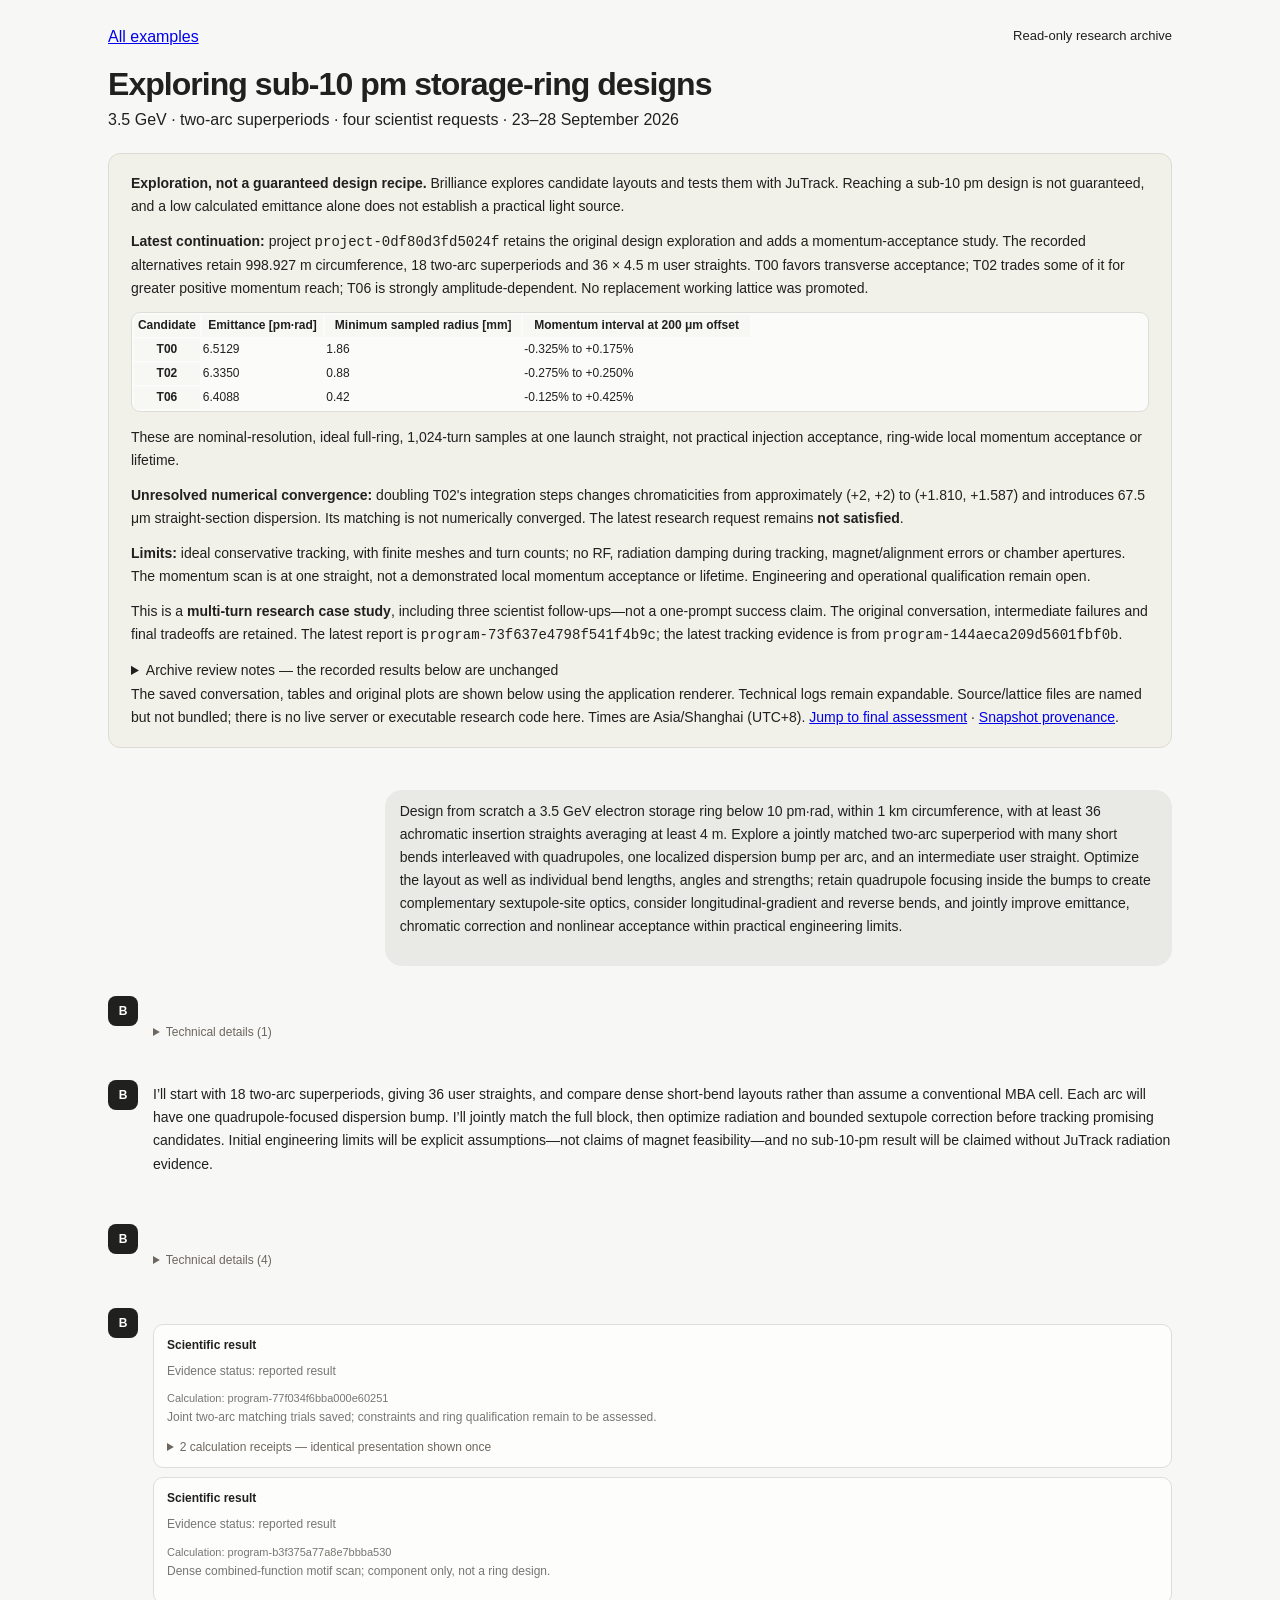
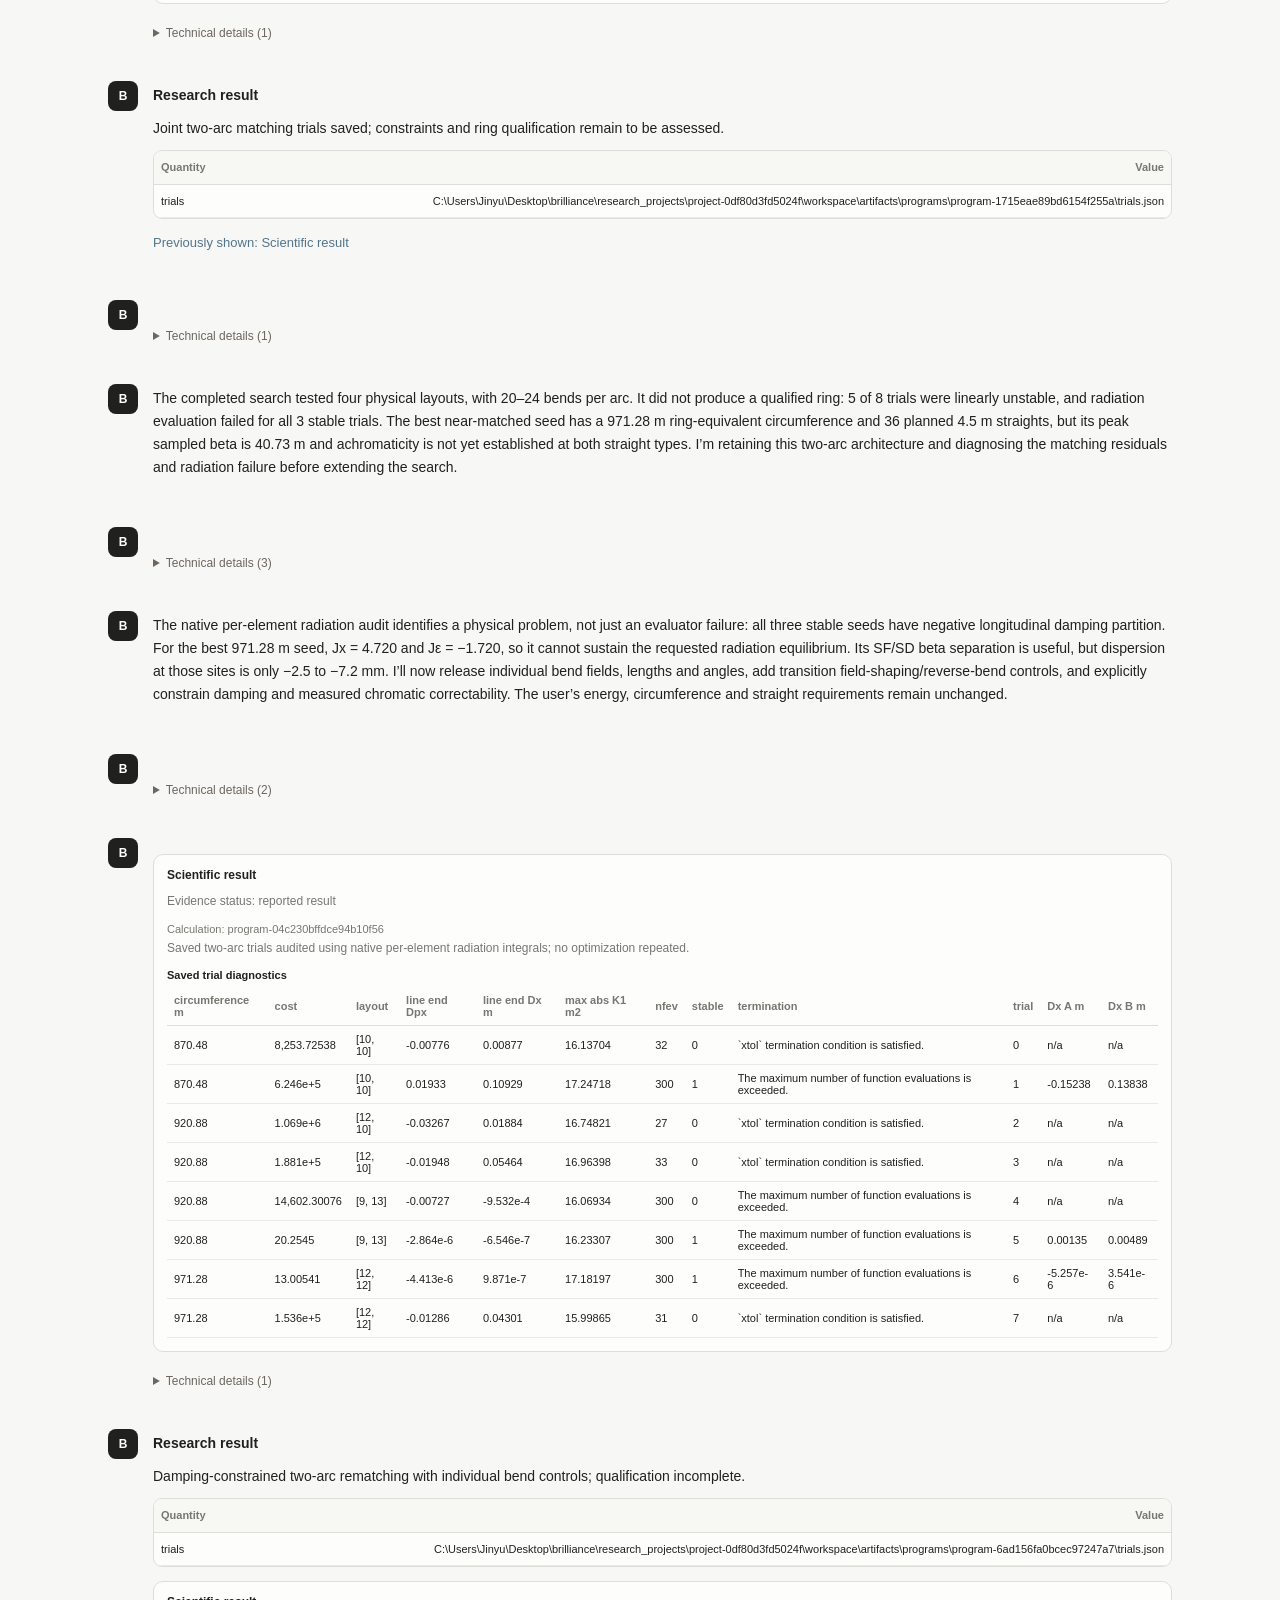
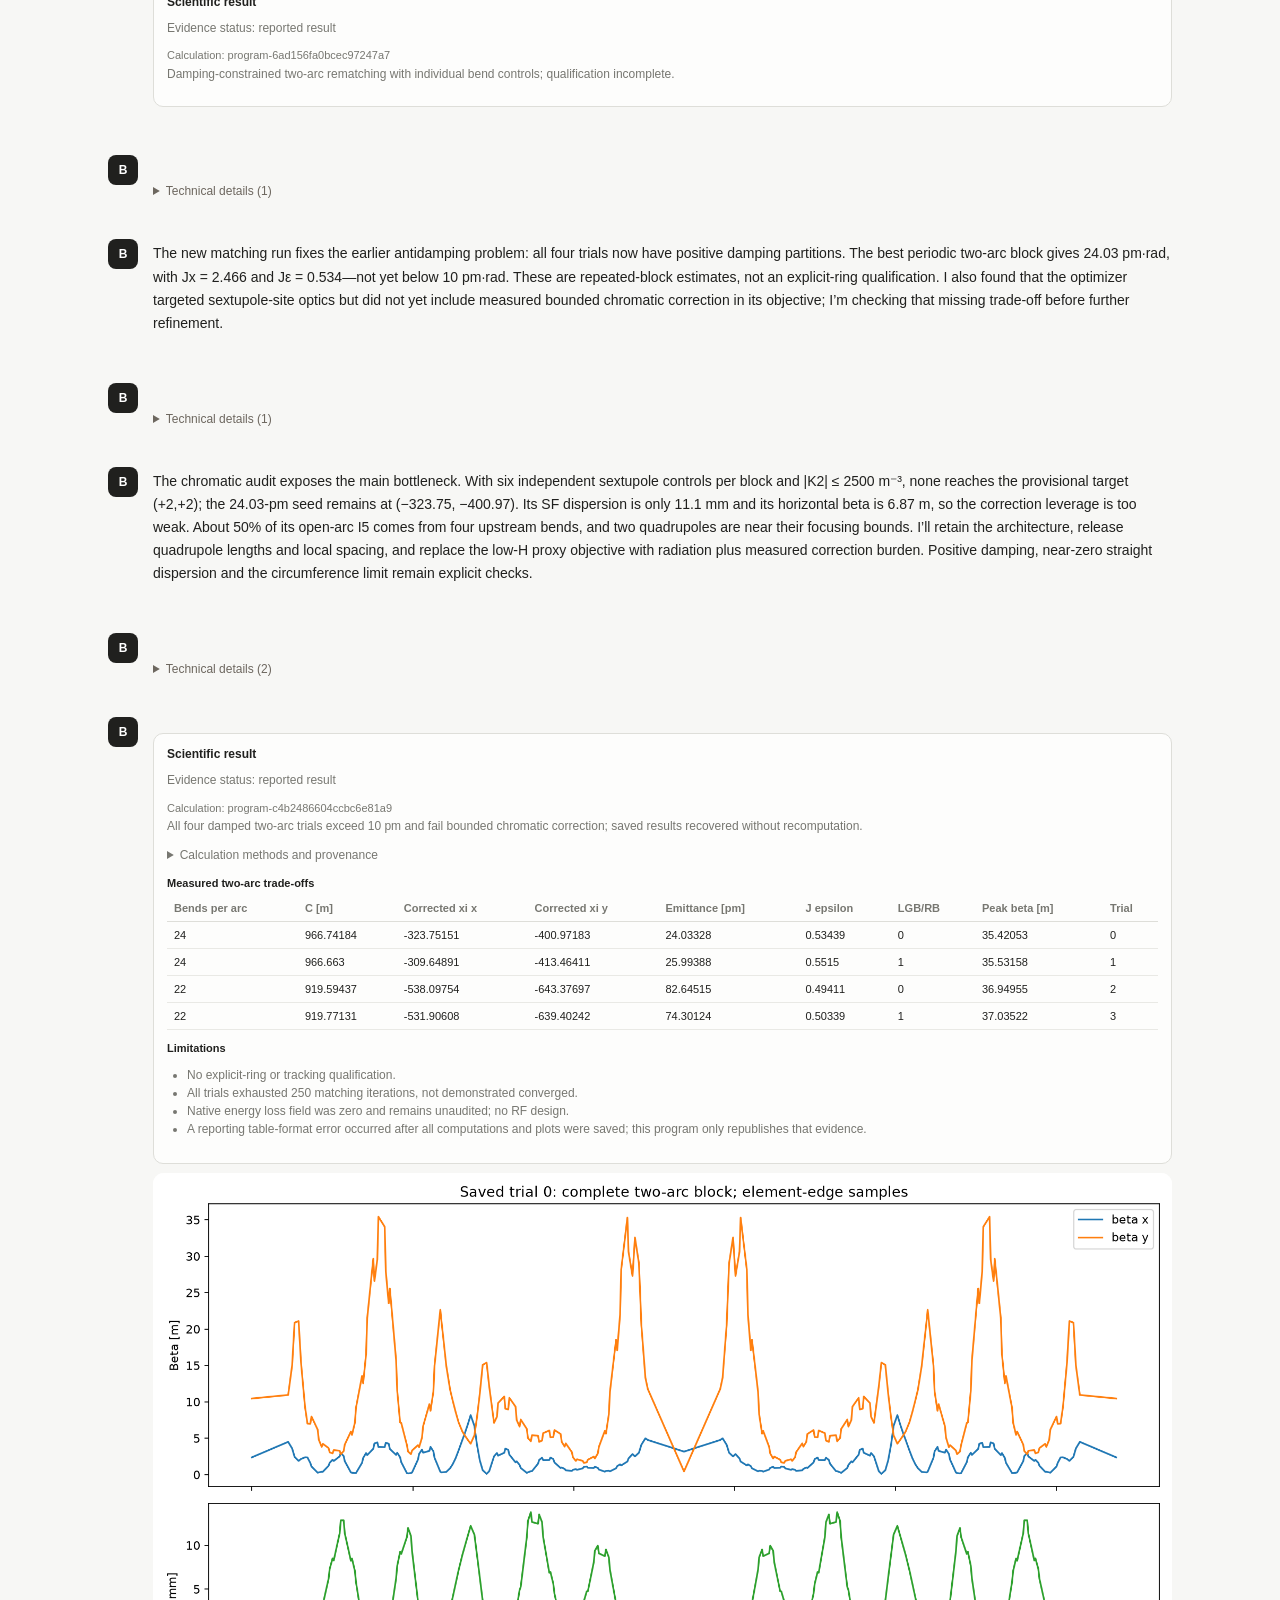
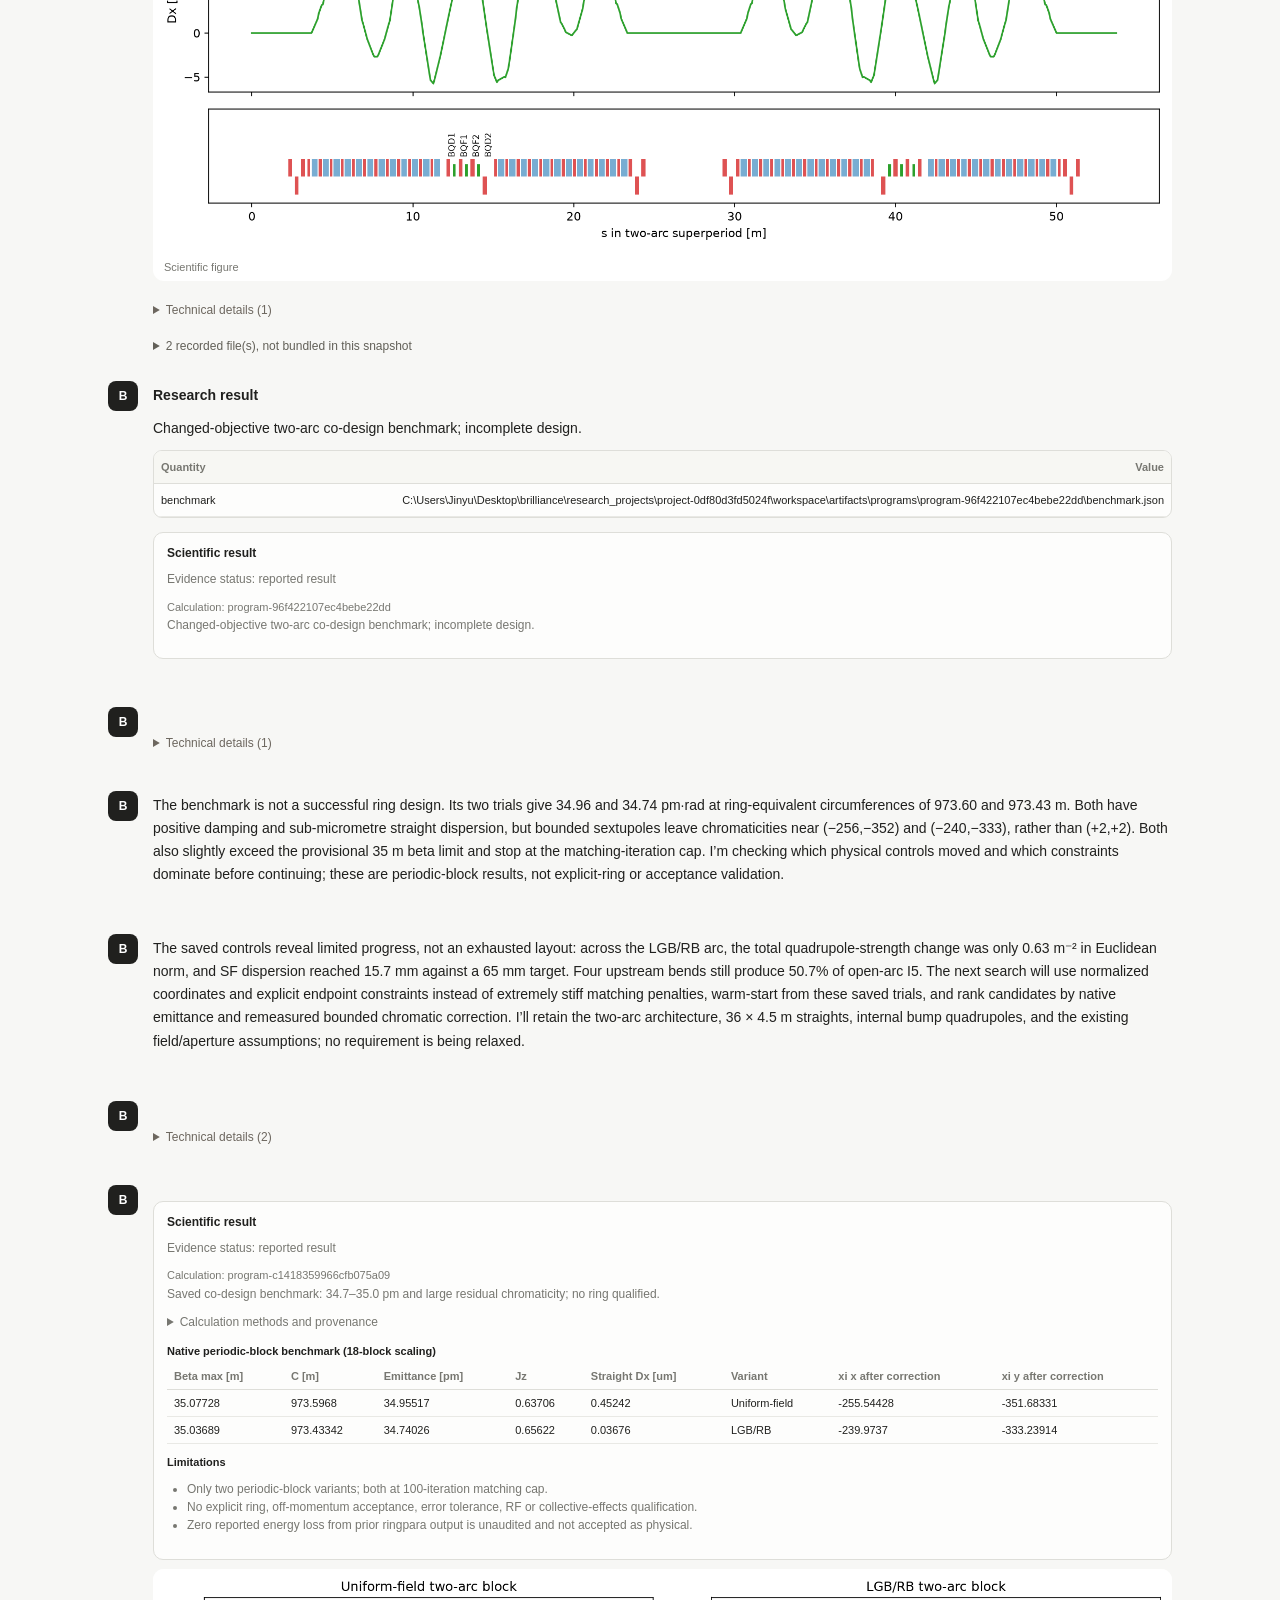
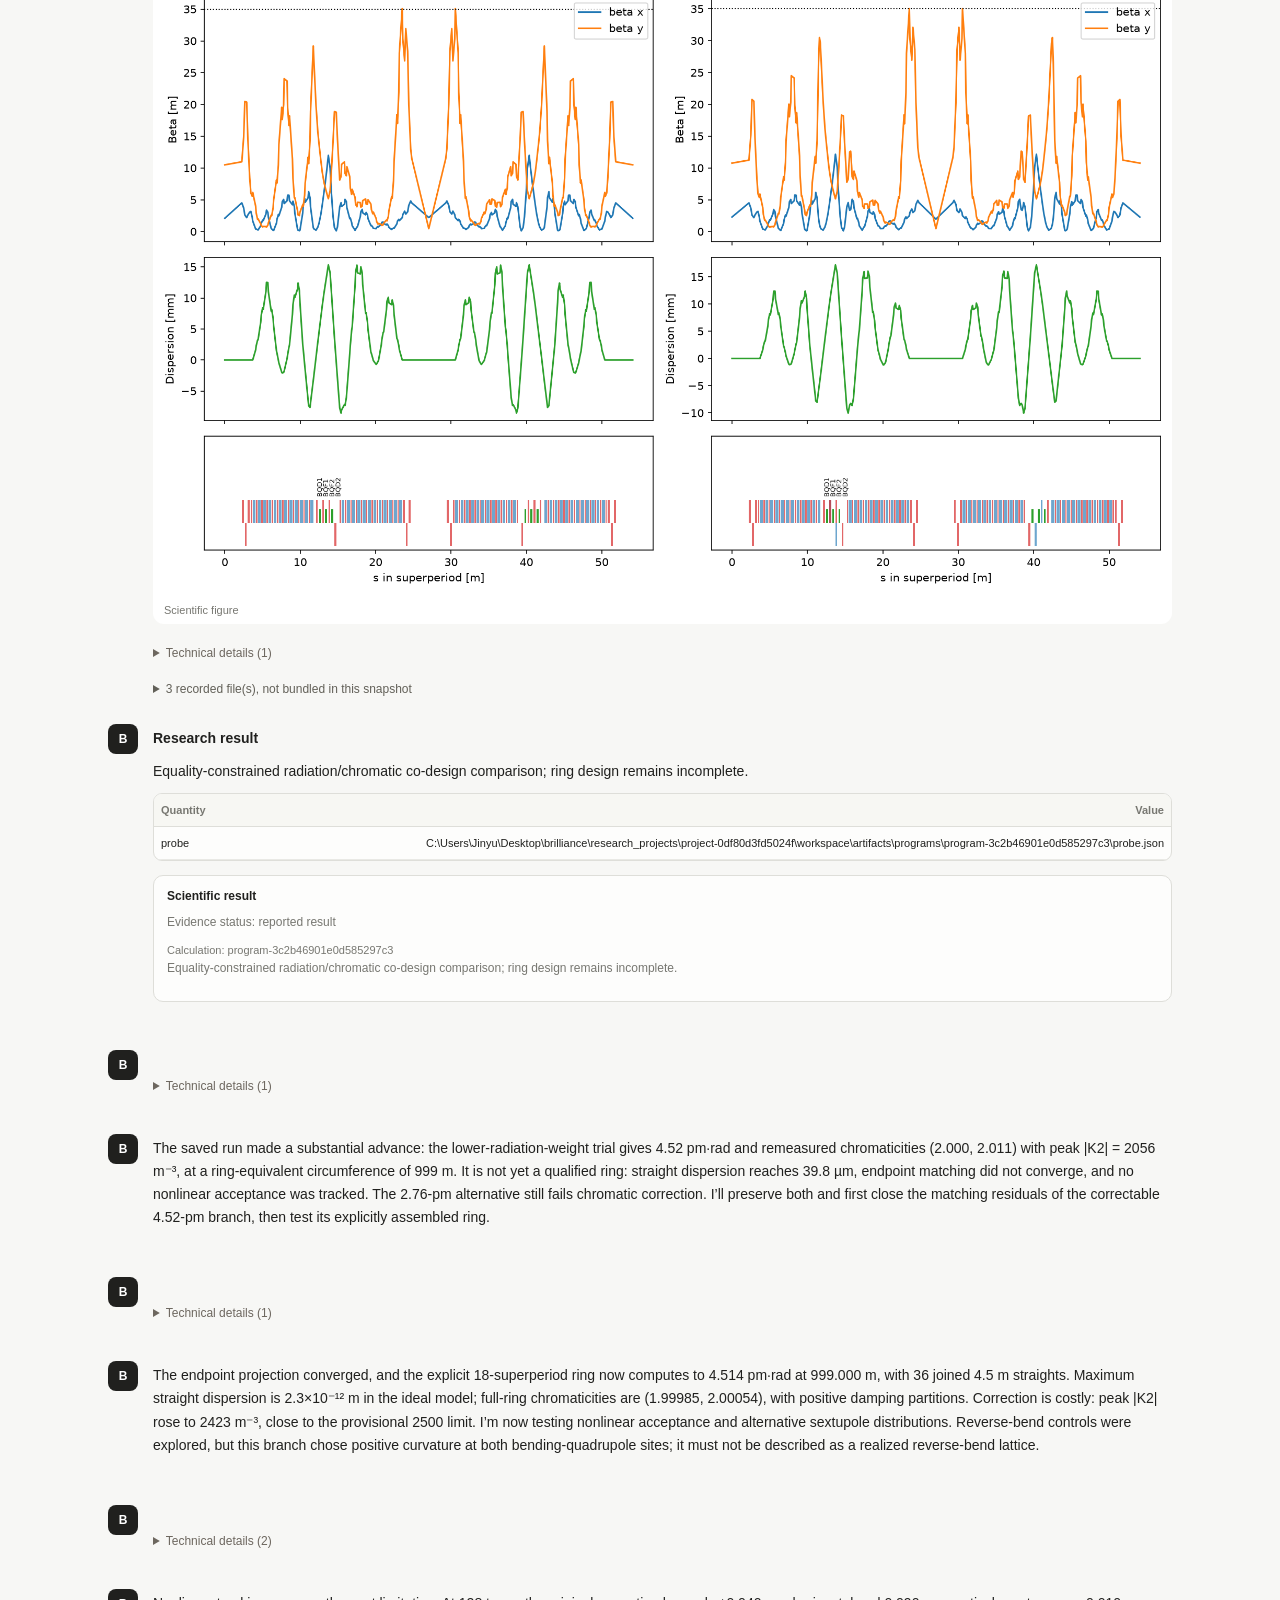
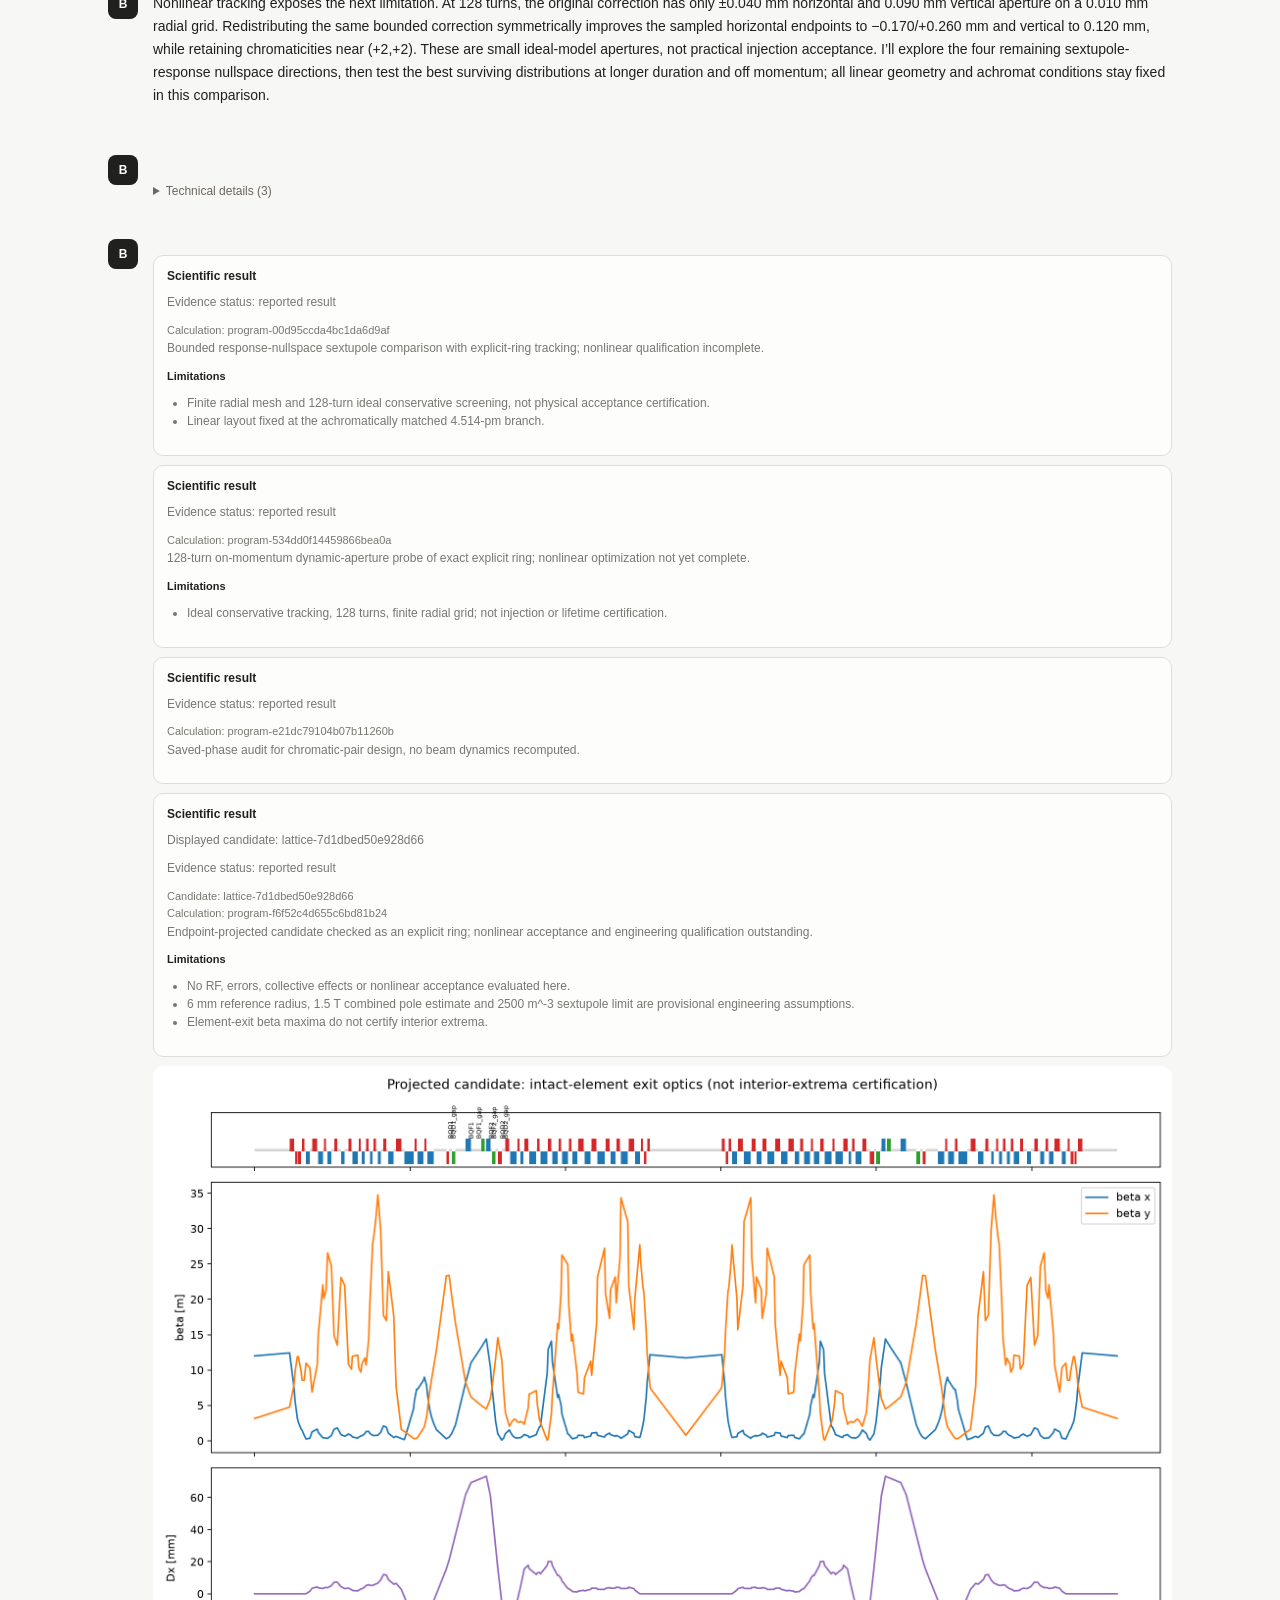
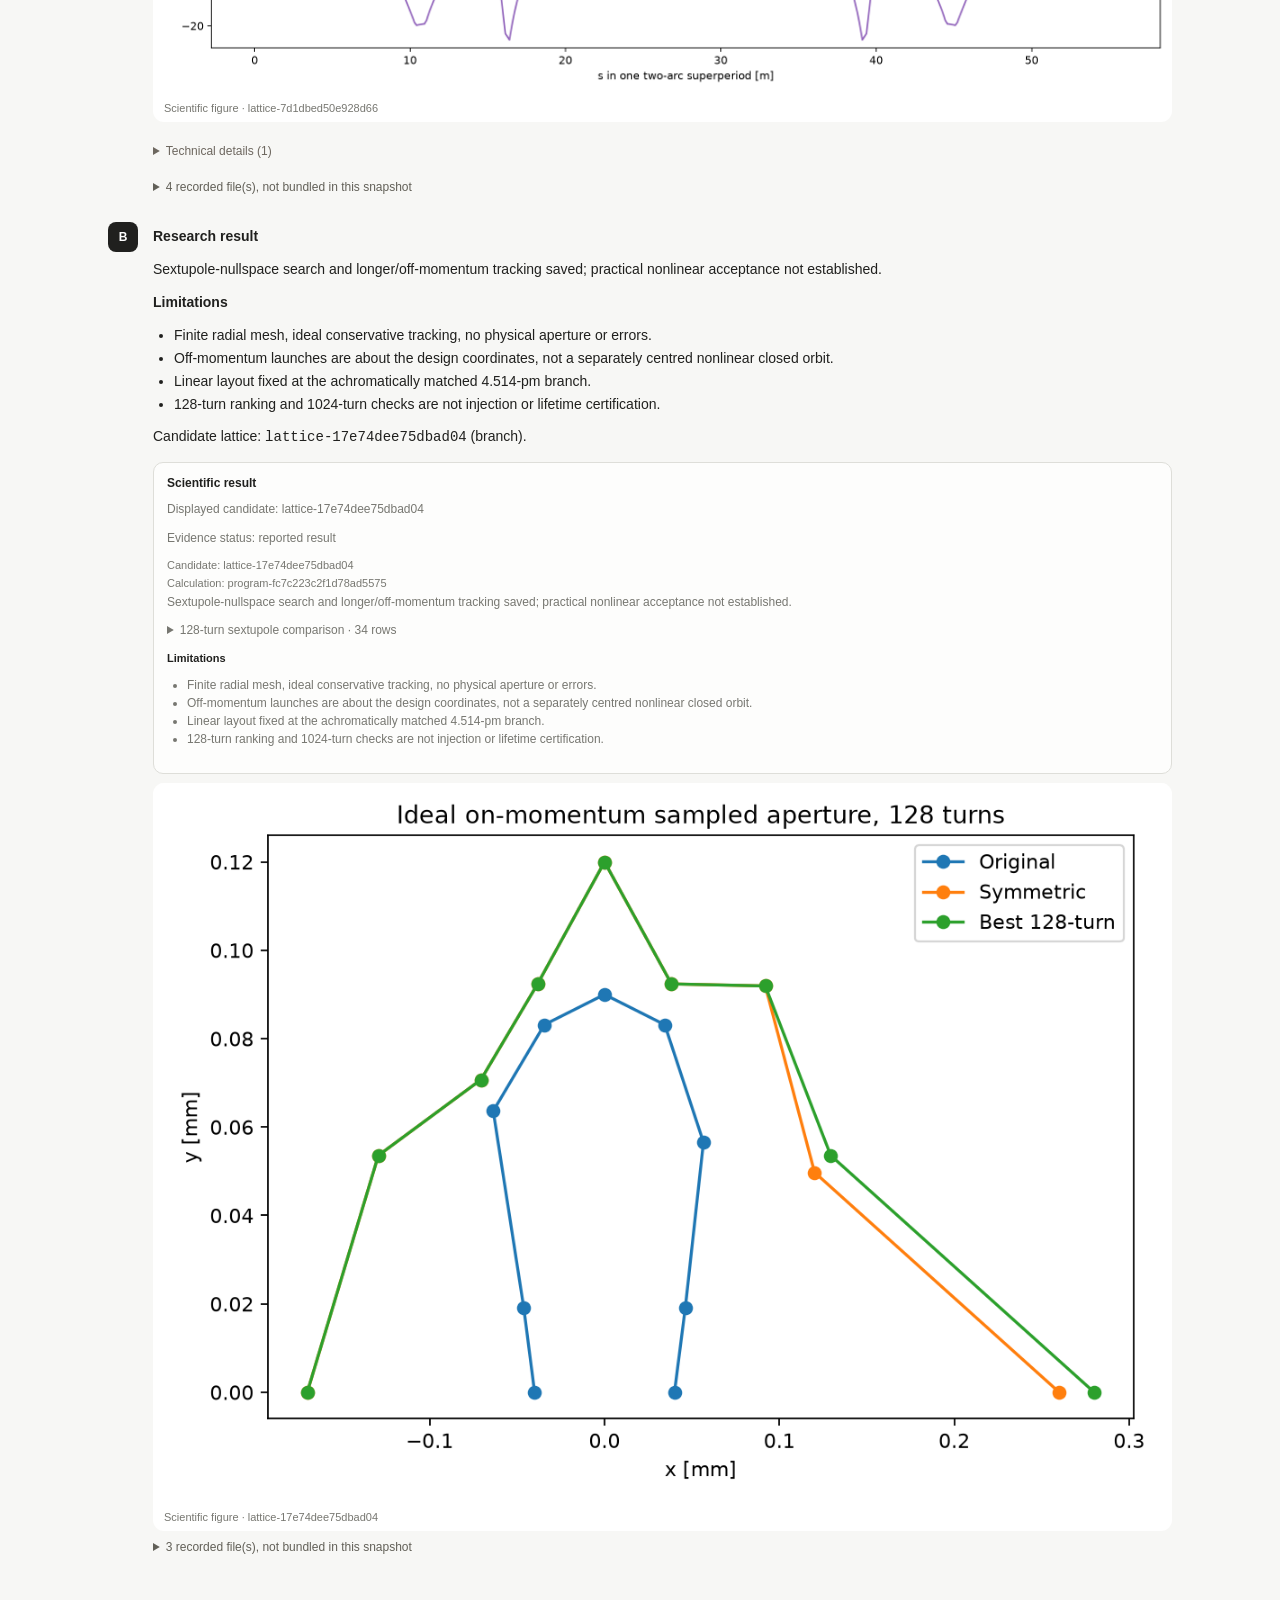
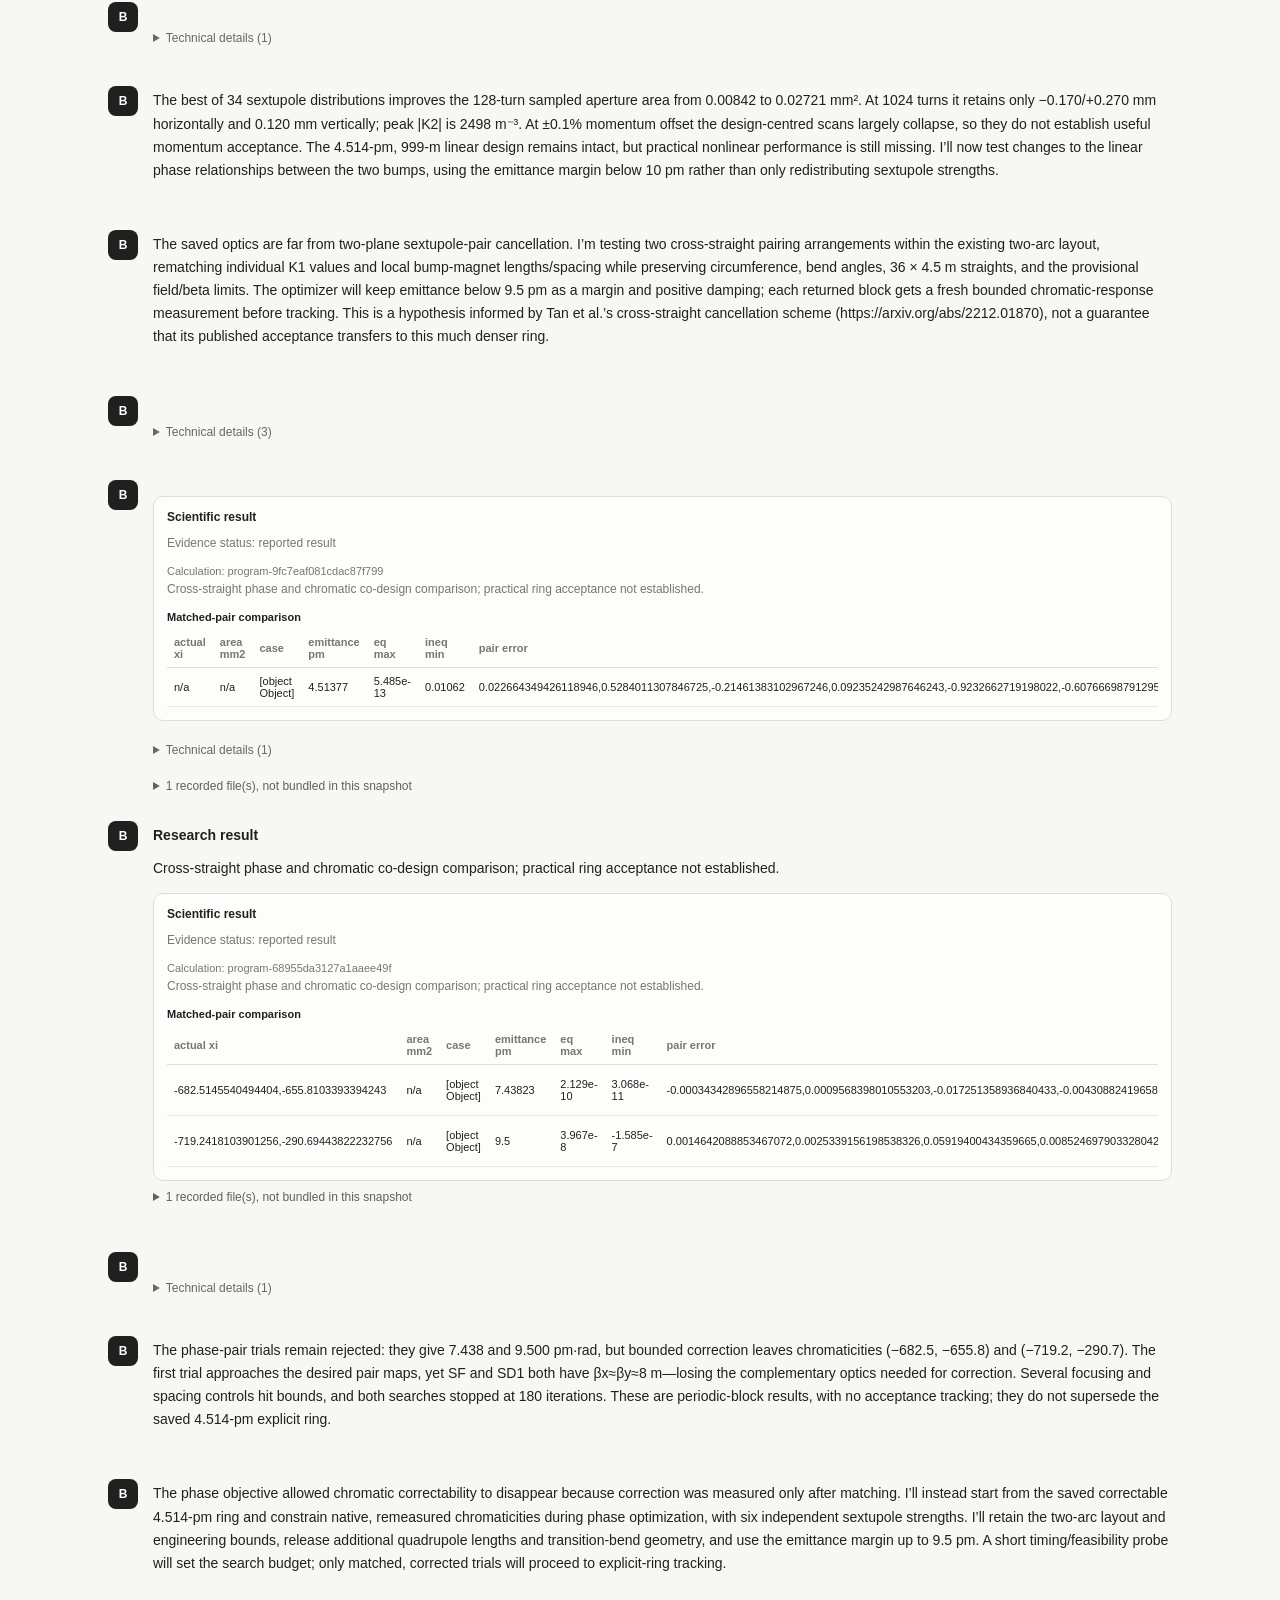
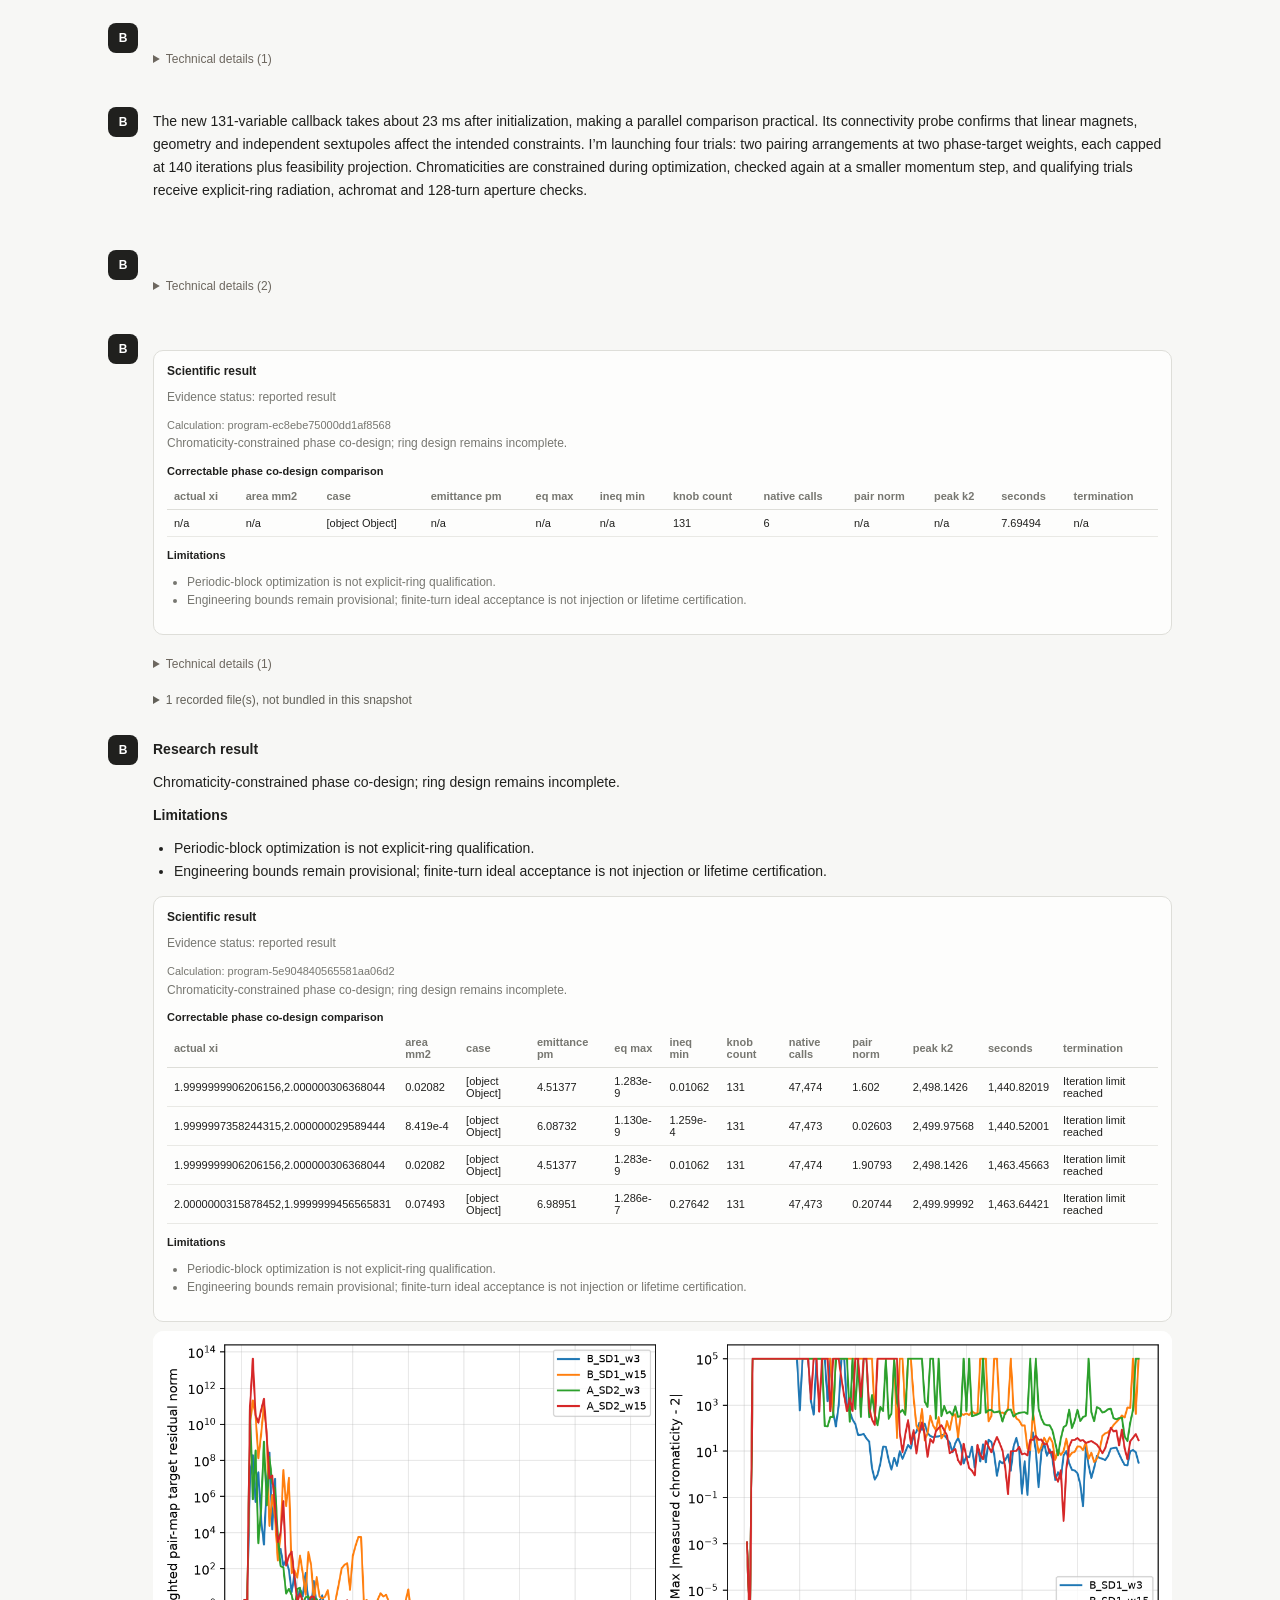
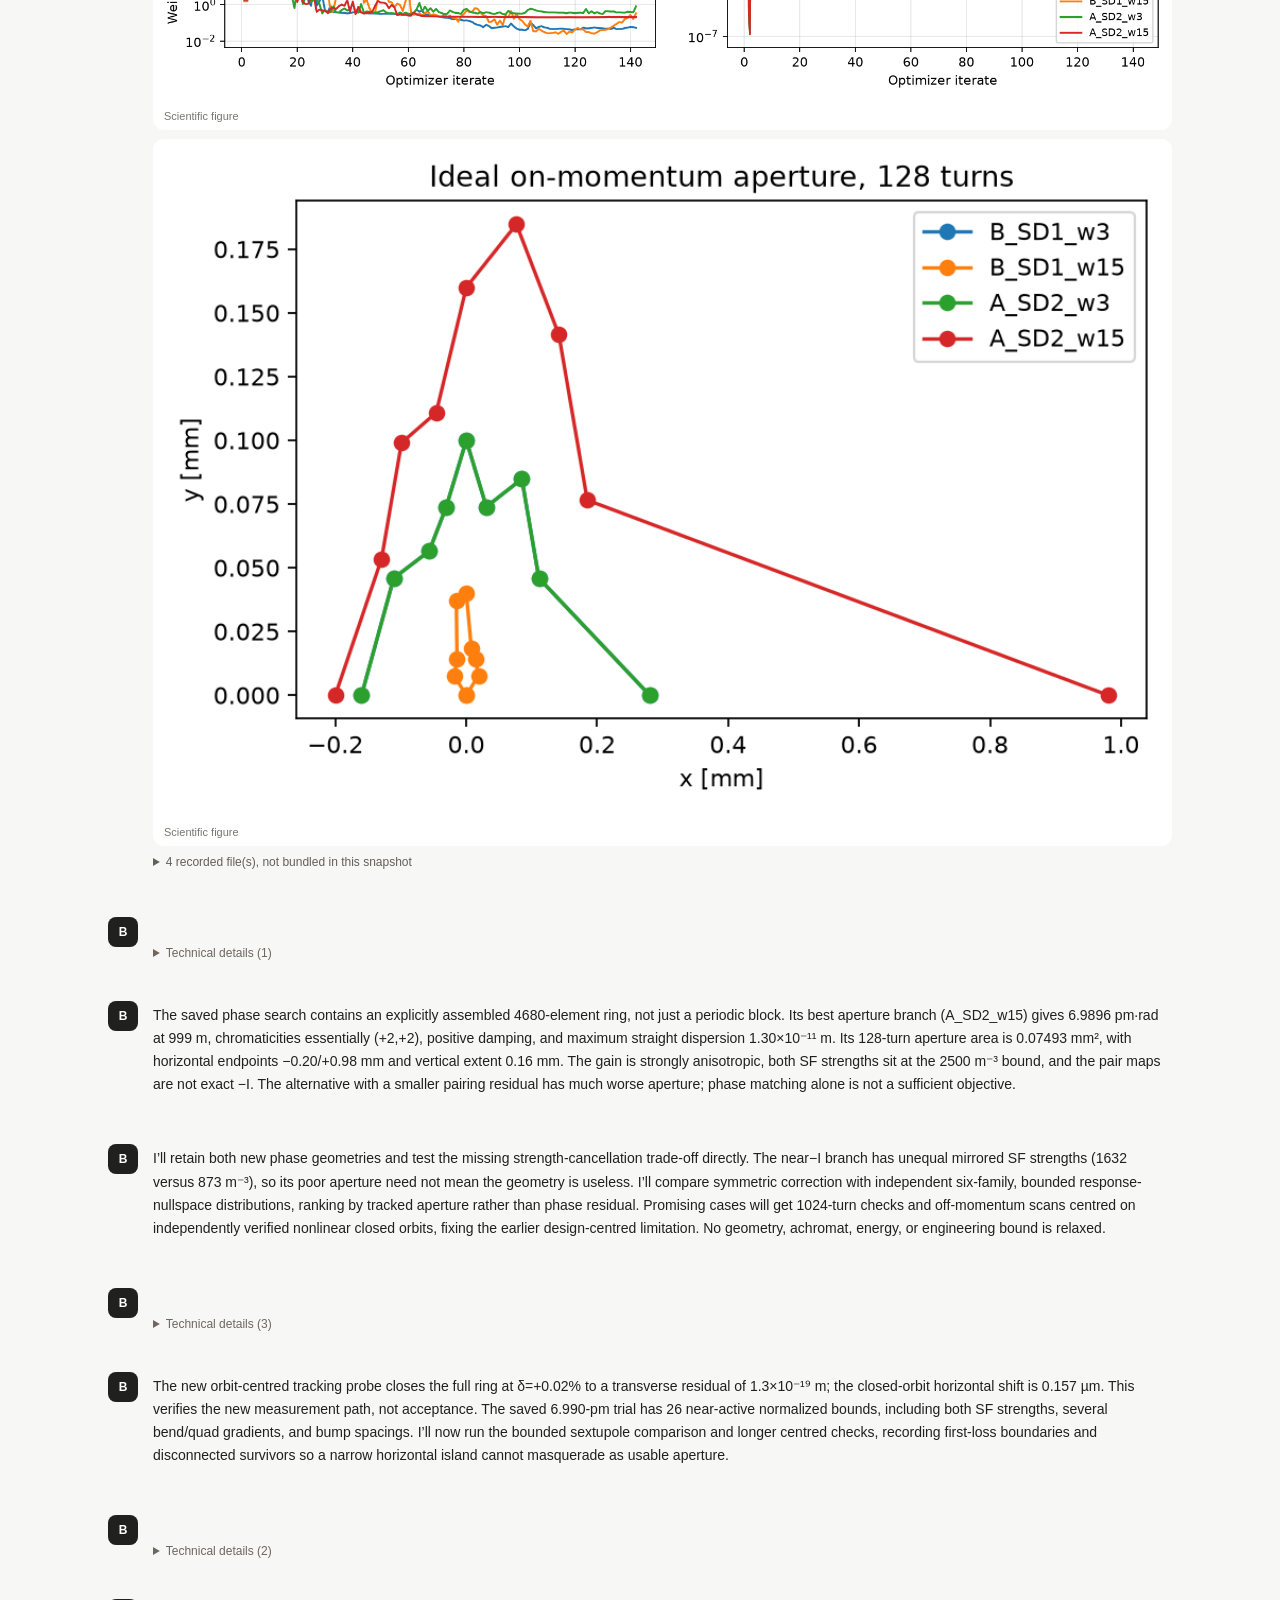
<file: examples/sub-10-pm-exploration/index.html>
<!DOCTYPE html>
<html lang="en"><head><meta charset="utf-8"><meta name="viewport" content="width=device-width, initial-scale=1">
<meta name="description" content="An exploratory Brilliance design conversation including the latest T00, T02 and T06 acceptance tradeoffs and unresolved numerical convergence. No guaranteed sub-10 pm outcome.">
<title>Brilliance · Exploring sub-10 pm storage-ring designs</title>
<link rel="icon" href="data:,">
<link rel="stylesheet" href="assets/styles.css"><link rel="stylesheet" href="assets/workbench.css">
<link rel="stylesheet" href="assets/example.css"></head><body>
<div class="app-shell single-column"><main class="main-panel">
<header class="example-header"><a href="https://jinyu95.github.io/Brilliance/examples/index.html">All examples</a><span>Read-only research archive</span>
<h1>Exploring sub-10 pm storage-ring designs</h1><p>3.5 GeV · two-arc superperiods · four scientist requests · 23–28 September 2026</p></header>
<section class="example-intro" aria-label="Example context">
<p><strong>Exploration, not a guaranteed design recipe.</strong> Brilliance explores
candidate layouts and tests them with JuTrack. Reaching a sub-10 pm design is not
guaranteed, and a low calculated emittance alone does not establish a practical light source.</p>
<p><strong>Latest continuation:</strong> project <code>project-0df80d3fd5024f</code> retains the original
design exploration and adds a momentum-acceptance study. The recorded alternatives retain
998.927 m circumference, 18 two-arc superperiods and 36 × 4.5 m
user straights. T00 favors transverse acceptance; T02 trades some of it for greater positive
momentum reach; T06 is strongly amplitude-dependent. No replacement working lattice was promoted.</p>
<div class="message-table-wrap"><table class="message-table"><thead><tr><th>Candidate</th><th>Emittance [pm·rad]</th>
<th>Minimum sampled radius [mm]</th><th>Momentum interval at 200 μm offset</th></tr></thead>
<tbody><tr><th scope='row'>T00</th><td>6.5129</td><td>1.86</td><td>-0.325% to +0.175%</td></tr>
<tr><th scope='row'>T02</th><td>6.3350</td><td>0.88</td><td>-0.275% to +0.250%</td></tr>
<tr><th scope='row'>T06</th><td>6.4088</td><td>0.42</td><td>-0.125% to +0.425%</td></tr></tbody></table></div>
<p>These are nominal-resolution, ideal full-ring, 1,024-turn samples at one launch straight,
not practical injection acceptance, ring-wide local momentum acceptance or lifetime.</p>
<p><strong>Unresolved numerical convergence:</strong> doubling T02's integration steps changes
chromaticities from approximately (+2, +2) to
(+1.810, +1.587) and introduces
67.5 μm straight-section dispersion. Its matching is
not numerically converged. The latest research request remains <strong>not satisfied</strong>.</p>
<p><strong>Limits:</strong> ideal conservative tracking, with finite meshes and turn counts;
no RF, radiation damping during tracking, magnet/alignment errors or chamber apertures.
The momentum scan is at one straight, not a demonstrated local momentum acceptance
or lifetime. Engineering and operational qualification remain open.</p>
<p>This is a <strong>multi-turn research case study</strong>, including three scientist
follow-ups—not a one-prompt success claim. The original conversation, intermediate
failures and final tradeoffs are retained. The latest report is
<code>program-73f637e4798f541f4b9c</code>; the latest tracking evidence is from
<code>program-144aeca209d5601fbf0b</code>.</p>
<details><summary>Archive review notes — the recorded results below are unchanged</summary>
<p>The plotted baseline B interval at 200 μm is not connected to a surviving on-momentum
launch: those seeds already fail at zero momentum offset. It must not be interpreted as
a valid connected momentum interval. Some other scan endpoints reflect closed-orbit
non-convergence, not demonstrated particle loss.</p>
<p>Some radial boundaries reach their scan caps. T02's +0.20% integration comparison
also uses different radial caps (1.5 mm and 2 mm), so its area change cannot be attributed
solely to integration refinement. These qualifications are editorial notes, not new
simulation results or changes to the saved conversation.</p></details>
<p>The saved conversation, tables and original plots are shown below using the application renderer.
Technical logs remain expandable. Source/lattice files are named but not bundled; there is no live server or executable research code here.
Times are Asia/Shanghai (UTC+8). <a href="#20260928084952036889-6412570deec2ad176f11-0">Jump to final assessment</a> · <a href="manifest.json">Snapshot provenance</a>.</p>
</section><section class="conversation" aria-label="Saved research conversation"><article class="message user" data-message-id="20260923134822035060-e9103bc42e06beb946cd-0" id="20260923134822035060-e9103bc42e06beb946cd-0"><div class="message-body"><div class="message-content"><p>Design from scratch a 3.5 GeV electron storage ring below 10 pm·rad, within 1 km circumference, with at least 36 achromatic insertion straights averaging at least 4 m. Explore a jointly matched two-arc superperiod with many short bends interleaved with quadrupoles, one localized dispersion bump per arc, and an intermediate user straight. Optimize the layout as well as individual bend lengths, angles and strengths; retain quadrupole focusing inside the bumps to create complementary sextupole-site optics, consider longitudinal-gradient and reverse bends, and jointly improve emittance, chromatic correction and nonlinear acceptance within practical engineering limits.</p></div><div class="message-time">23 Sept, 21:48</div></div></article><article class="message assistant technical-message" data-message-id="20260923134823588720-4afa7b493216c67ade0a-0" id="20260923134823588720-4afa7b493216c67ade0a-0"><div class="avatar">B</div><div class="message-body"><div class="message-attachments"><details class="technical-details"><summary>Technical details (1)</summary><div data-message-id="20260923134823588720-4afa7b493216c67ade0a-0"><small>23 Sept, 21:48</small><pre>Model: **openai/gpt-6-astra**. I am reviewing your request and the saved research evidence.</pre></div></details></div><div class="message-time">23 Sept, 21:48</div></div></article><article class="message assistant" data-message-id="20260923134939089814-2009c7895af927e4e6f2-0" id="20260923134939089814-2009c7895af927e4e6f2-0"><div class="avatar">B</div><div class="message-body"><div class="message-content"><p>I’ll start with 18 two-arc superperiods, giving 36 user straights, and compare dense short-bend layouts rather than assume a conventional MBA cell. Each arc will have one quadrupole-focused dispersion bump. I’ll jointly match the full block, then optimize radiation and bounded sextupole correction before tracking promising candidates. Initial engineering limits will be explicit assumptions—not claims of magnet feasibility—and no sub-10-pm result will be claimed without JuTrack radiation evidence.</p></div><div class="message-time">23 Sept, 21:49</div></div></article><article class="message assistant technical-message" data-message-id="20260923135118413953-56c0e0166d04ec859ab7-0" id="20260923135118413953-56c0e0166d04ec859ab7-0"><div class="avatar">B</div><div class="message-body"><div class="message-attachments"><details class="technical-details"><summary>Technical details (4)</summary><div data-message-id="20260923135118413953-56c0e0166d04ec859ab7-0"><small>23 Sept, 21:51</small><pre>Preflight advisory: Static analysis cannot establish publication on every normal top-level path; publication inside main(), imported helpers or dynamic calls is permitted. A successful plain program produces an execution result even without finish(). A lattice-producing call was detected without an explicit candidate_lattice keyword at finish. If publishing a lattice, pass its exact candidate and evaluation (directly or through a helper); diagnostic-only programs need not publish a new candidate.</pre></div><div data-message-id="20260923135308869478-c6bacbb47d07d6766bd7-0"><small>23 Sept, 21:53</small><pre>Preflight advisory: Static analysis cannot establish publication on every normal top-level path; publication inside main(), imported helpers or dynamic calls is permitted. A successful plain program produces an execution result even without finish(). A lattice-producing call was detected without an explicit candidate_lattice keyword at finish. If publishing a lattice, pass its exact candidate and evaluation (directly or through a helper); diagnostic-only programs need not publish a new candidate.</pre></div><div data-message-id="20260923135409440470-11fe5c0f383352318088-0"><small>23 Sept, 21:54</small><pre>Preflight advisory: Static analysis cannot establish publication on every normal top-level path; publication inside main(), imported helpers or dynamic calls is permitted. A successful plain program produces an execution result even without finish(). A lattice-producing call was detected without an explicit candidate_lattice keyword at finish. If publishing a lattice, pass its exact candidate and evaluation (directly or through a helper); diagnostic-only programs need not publish a new candidate.</pre></div><div data-message-id="20260923135409537214-1f1edd20a1a89ca065cd-0"><small>23 Sept, 21:54</small><pre>**Execution 3** — submitted as a durable JuTrack calculation: `programs/two_arc_search.py`.</pre></div></details></div><div class="message-time">23 Sept, 21:51</div></div></article><article class="message assistant technical-message" data-message-id="20260923135410481605-5ce5390abb709f7c9ee1-0" id="20260923135410481605-5ce5390abb709f7c9ee1-0"><div class="avatar">B</div><div class="message-body"><div class="message-attachments"><section class="evidence-summary-card"><div class="card-title">Scientific result</div><p class="evidence-summary-text">Evidence status: reported result</p><div class="evidence-receipt">Calculation: program-77f034f6bba000e60251</div><p class="evidence-summary-text">Joint two-arc matching trials saved; constraints and ring qualification remain to be assessed.</p><details class="evidence-sources"><summary>2 calculation receipts — identical presentation shown once</summary><ul><li>program-77f034f6bba000e60251 · programs/program-77f034f6bba000e60251/result.json</li><li>program-1715eae89bd6154f255a · programs/program-1715eae89bd6154f255a/result.json</li></ul></details></section><section class="evidence-summary-card"><div class="card-title">Scientific result</div><p class="evidence-summary-text">Evidence status: reported result</p><div class="evidence-receipt">Calculation: program-b3f375a77a8e7bbba530</div><p class="evidence-summary-text">Dense combined-function motif scan; component only, not a ring design.</p></section><details class="technical-details"><summary>Technical details (1)</summary><div data-message-id="20260923135410481605-5ce5390abb709f7c9ee1-0"><small>23 Sept, 21:54</small><pre>The long calculation was submitted as `job-012e9eeff90b02771744`. It continues independently, publishes live numerical progress, and can be cancelled by the scientist without losing its checkpoint.</pre></div></details></div><div class="message-time">23 Sept, 21:54</div></div></article><article class="message assistant" data-message-id="20260923135526350776-1d7c895ef7038de6336a-0" id="20260923135526350776-1d7c895ef7038de6336a-0"><div class="avatar">B</div><div class="message-body"><div class="message-content"><p><strong>Research result</strong></p><p>Joint two-arc matching trials saved; constraints and ring qualification remain to be assessed.</p><div class="message-table-wrap"><table class="data-table message-table"><thead><tr><th style="text-align:left">Quantity</th><th style="text-align:right">Value</th></tr></thead><tbody><tr><td style="text-align:left">trials</td><td style="text-align:right">C:\Users\Jinyu\Desktop\brilliance\research_projects\project-0df80d3fd5024f\workspace\artifacts\programs\program-1715eae89bd6154f255a\trials.json</td></tr></tbody></table></div></div><div class="message-attachments"><a class="evidence-reference" href="#20260923135410481605-5ce5390abb709f7c9ee1-0">Previously shown: Scientific result</a></div><div class="message-time">23 Sept, 21:55</div></div></article><article class="message assistant technical-message" data-message-id="20260923135529438460-fb97174861dcba044cf3-0" id="20260923135529438460-fb97174861dcba044cf3-0"><div class="avatar">B</div><div class="message-body"><div class="message-attachments"><details class="technical-details"><summary>Technical details (1)</summary><div data-message-id="20260923135529438460-fb97174861dcba044cf3-0"><small>23 Sept, 21:55</small><pre>Model: **openai/gpt-6-astra**. I am reviewing your request and the saved research evidence.</pre></div></details></div><div class="message-time">23 Sept, 21:55</div></div></article><article class="message assistant" data-message-id="20260923135651151140-83c5b28e55d687d8812e-0" id="20260923135651151140-83c5b28e55d687d8812e-0"><div class="avatar">B</div><div class="message-body"><div class="message-content"><p>The completed search tested four physical layouts, with 20–24 bends per arc. It did not produce a qualified ring: 5 of 8 trials were linearly unstable, and radiation evaluation failed for all 3 stable trials. The best near-matched seed has a 971.28 m ring-equivalent circumference and 36 planned 4.5 m straights, but its peak sampled beta is 40.73 m and achromaticity is not yet established at both straight types. I’m retaining this two-arc architecture and diagnosing the matching residuals and radiation failure before extending the search.</p></div><div class="message-time">23 Sept, 21:56</div></div></article><article class="message assistant technical-message" data-message-id="20260923135805915102-9b48fd9ce3d7dda58ca5-0" id="20260923135805915102-9b48fd9ce3d7dda58ca5-0"><div class="avatar">B</div><div class="message-body"><div class="message-attachments"><details class="technical-details"><summary>Technical details (3)</summary><div data-message-id="20260923135805915102-9b48fd9ce3d7dda58ca5-0"><small>23 Sept, 21:58</small><pre>Preflight advisory: Static analysis cannot establish publication on every normal top-level path; publication inside main(), imported helpers or dynamic calls is permitted. A successful plain program produces an execution result even without finish(). A lattice-producing call was detected without an explicit candidate_lattice keyword at finish. If publishing a lattice, pass its exact candidate and evaluation (directly or through a helper); diagnostic-only programs need not publish a new candidate.</pre></div><div data-message-id="20260923135859447945-cff5d37858f300e60914-0"><small>23 Sept, 21:58</small><pre>Preflight advisory: Static analysis cannot establish publication on every normal top-level path; publication inside main(), imported helpers or dynamic calls is permitted. A successful plain program produces an execution result even without finish(). A lattice-producing call was detected without an explicit candidate_lattice keyword at finish. If publishing a lattice, pass its exact candidate and evaluation (directly or through a helper); diagnostic-only programs need not publish a new candidate.</pre></div><div data-message-id="20260923135938689261-c1b641f2747e72004a2c-0"><small>23 Sept, 21:59</small><pre>Preflight advisory: Static analysis cannot establish publication on every normal top-level path; publication inside main(), imported helpers or dynamic calls is permitted. A successful plain program produces an execution result even without finish(). A lattice-producing call was detected without an explicit candidate_lattice keyword at finish. If publishing a lattice, pass its exact candidate and evaluation (directly or through a helper); diagnostic-only programs need not publish a new candidate.</pre></div></details></div><div class="message-time">23 Sept, 21:58</div></div></article><article class="message assistant" data-message-id="20260923140047585148-c6ce878179be8d028392-0" id="20260923140047585148-c6ce878179be8d028392-0"><div class="avatar">B</div><div class="message-body"><div class="message-content"><p>The native per-element radiation audit identifies a physical problem, not just an evaluator failure: all three stable seeds have negative longitudinal damping partition. For the best 971.28 m seed, Jx = 4.720 and Jε = −1.720, so it cannot sustain the requested radiation equilibrium. Its SF/SD beta separation is useful, but dispersion at those sites is only −2.5 to −7.2 mm. I’ll now release individual bend fields, lengths and angles, add transition field-shaping/reverse-bend controls, and explicitly constrain damping and measured chromatic correctability. The user’s energy, circumference and straight requirements remain unchanged.</p></div><div class="message-time">23 Sept, 22:00</div></div></article><article class="message assistant technical-message" data-message-id="20260923140328900983-26369f094f134f8d35fe-0" id="20260923140328900983-26369f094f134f8d35fe-0"><div class="avatar">B</div><div class="message-body"><div class="message-attachments"><details class="technical-details"><summary>Technical details (2)</summary><div data-message-id="20260923140328900983-26369f094f134f8d35fe-0"><small>23 Sept, 22:03</small><pre>Preflight advisory: Static analysis cannot establish publication on every normal top-level path; publication inside main(), imported helpers or dynamic calls is permitted. A successful plain program produces an execution result even without finish(). A lattice-producing call was detected without an explicit candidate_lattice keyword at finish. If publishing a lattice, pass its exact candidate and evaluation (directly or through a helper); diagnostic-only programs need not publish a new candidate.</pre></div><div data-message-id="20260923140328926299-9627aff14018c9d92d88-0"><small>23 Sept, 22:03</small><pre>**Execution 4** — submitted as a durable JuTrack calculation: `programs/two_arc_damping_match.py`.</pre></div></details></div><div class="message-time">23 Sept, 22:03</div></div></article><article class="message assistant technical-message" data-message-id="20260923140329774913-a16d8cf6c9f1ae7702a6-0" id="20260923140329774913-a16d8cf6c9f1ae7702a6-0"><div class="avatar">B</div><div class="message-body"><div class="message-attachments"><section class="evidence-summary-card"><div class="card-title">Scientific result</div><p class="evidence-summary-text">Evidence status: reported result</p><div class="evidence-receipt">Calculation: program-04c230bffdce94b10f56</div><p class="evidence-summary-text">Saved two-arc trials audited using native per-element radiation integrals; no optimization repeated.</p><div class="evidence-table-title">Saved trial diagnostics</div><div class="chart-wrap"><table class="data-table"><thead><tr><th>circumference m</th><th>cost</th><th>layout</th><th>line end Dpx</th><th>line end Dx m</th><th>max abs K1 m2</th><th>nfev</th><th>stable</th><th>termination</th><th>trial</th><th>Dx A m</th><th>Dx B m</th></tr></thead>
      <tbody><tr><td>870.48</td><td>8,253.72538</td><td>[10, 10]</td><td>-0.00776</td><td>0.00877</td><td>16.13704</td><td>32</td><td>0</td><td>`xtol` termination condition is satisfied.</td><td>0</td><td>n/a</td><td>n/a</td></tr><tr><td>870.48</td><td>6.246e+5</td><td>[10, 10]</td><td>0.01933</td><td>0.10929</td><td>17.24718</td><td>300</td><td>1</td><td>The maximum number of function evaluations is exceeded.</td><td>1</td><td>-0.15238</td><td>0.13838</td></tr><tr><td>920.88</td><td>1.069e+6</td><td>[12, 10]</td><td>-0.03267</td><td>0.01884</td><td>16.74821</td><td>27</td><td>0</td><td>`xtol` termination condition is satisfied.</td><td>2</td><td>n/a</td><td>n/a</td></tr><tr><td>920.88</td><td>1.881e+5</td><td>[12, 10]</td><td>-0.01948</td><td>0.05464</td><td>16.96398</td><td>33</td><td>0</td><td>`xtol` termination condition is satisfied.</td><td>3</td><td>n/a</td><td>n/a</td></tr><tr><td>920.88</td><td>14,602.30076</td><td>[9, 13]</td><td>-0.00727</td><td>-9.532e-4</td><td>16.06934</td><td>300</td><td>0</td><td>The maximum number of function evaluations is exceeded.</td><td>4</td><td>n/a</td><td>n/a</td></tr><tr><td>920.88</td><td>20.2545</td><td>[9, 13]</td><td>-2.864e-6</td><td>-6.546e-7</td><td>16.23307</td><td>300</td><td>1</td><td>The maximum number of function evaluations is exceeded.</td><td>5</td><td>0.00135</td><td>0.00489</td></tr><tr><td>971.28</td><td>13.00541</td><td>[12, 12]</td><td>-4.413e-6</td><td>9.871e-7</td><td>17.18197</td><td>300</td><td>1</td><td>The maximum number of function evaluations is exceeded.</td><td>6</td><td>-5.257e-6</td><td>3.541e-6</td></tr><tr><td>971.28</td><td>1.536e+5</td><td>[12, 12]</td><td>-0.01286</td><td>0.04301</td><td>15.99865</td><td>31</td><td>0</td><td>`xtol` termination condition is satisfied.</td><td>7</td><td>n/a</td><td>n/a</td></tr></tbody></table></div></section><details class="technical-details"><summary>Technical details (1)</summary><div data-message-id="20260923140329774913-a16d8cf6c9f1ae7702a6-0"><small>23 Sept, 22:03</small><pre>The long calculation was submitted as `job-41ca7a44b892ec3611ef`. It continues independently, publishes live numerical progress, and can be cancelled by the scientist without losing its checkpoint.</pre></div></details></div><div class="message-time">23 Sept, 22:03</div></div></article><article class="message assistant" data-message-id="20260923140640552490-af94962c71a6a9d22cd1-0" id="20260923140640552490-af94962c71a6a9d22cd1-0"><div class="avatar">B</div><div class="message-body"><div class="message-content"><p><strong>Research result</strong></p><p>Damping-constrained two-arc rematching with individual bend controls; qualification incomplete.</p><div class="message-table-wrap"><table class="data-table message-table"><thead><tr><th style="text-align:left">Quantity</th><th style="text-align:right">Value</th></tr></thead><tbody><tr><td style="text-align:left">trials</td><td style="text-align:right">C:\Users\Jinyu\Desktop\brilliance\research_projects\project-0df80d3fd5024f\workspace\artifacts\programs\program-6ad156fa0bcec97247a7\trials.json</td></tr></tbody></table></div></div><div class="message-attachments"><section class="evidence-summary-card"><div class="card-title">Scientific result</div><p class="evidence-summary-text">Evidence status: reported result</p><div class="evidence-receipt">Calculation: program-6ad156fa0bcec97247a7</div><p class="evidence-summary-text">Damping-constrained two-arc rematching with individual bend controls; qualification incomplete.</p></section></div><div class="message-time">23 Sept, 22:06</div></div></article><article class="message assistant technical-message" data-message-id="20260923140644898270-3ff178e47c4362505aaa-0" id="20260923140644898270-3ff178e47c4362505aaa-0"><div class="avatar">B</div><div class="message-body"><div class="message-attachments"><details class="technical-details"><summary>Technical details (1)</summary><div data-message-id="20260923140644898270-3ff178e47c4362505aaa-0"><small>23 Sept, 22:06</small><pre>Model: **openai/gpt-6-astra**. I am reviewing your request and the saved research evidence.</pre></div></details></div><div class="message-time">23 Sept, 22:06</div></div></article><article class="message assistant" data-message-id="20260923140852376488-113b1258543e6b6a4d07-0" id="20260923140852376488-113b1258543e6b6a4d07-0"><div class="avatar">B</div><div class="message-body"><div class="message-content"><p>The new matching run fixes the earlier antidamping problem: all four trials now have positive damping partitions. The best periodic two-arc block gives 24.03 pm·rad, with Jx = 2.466 and Jε = 0.534—not yet below 10 pm·rad. These are repeated-block estimates, not an explicit-ring qualification. I also found that the optimizer targeted sextupole-site optics but did not yet include measured bounded chromatic correction in its objective; I’m checking that missing trade-off before further refinement.</p></div><div class="message-time">23 Sept, 22:08</div></div></article><article class="message assistant technical-message" data-message-id="20260923140948821746-be92f487e748aa01f53d-0" id="20260923140948821746-be92f487e748aa01f53d-0"><div class="avatar">B</div><div class="message-body"><div class="message-attachments"><details class="technical-details"><summary>Technical details (1)</summary><div data-message-id="20260923140948821746-be92f487e748aa01f53d-0"><small>23 Sept, 22:09</small><pre>Preflight advisory: Static analysis cannot establish publication on every normal top-level path; publication inside main(), imported helpers or dynamic calls is permitted. A successful plain program produces an execution result even without finish(). A lattice-producing call was detected without an explicit candidate_lattice keyword at finish. If publishing a lattice, pass its exact candidate and evaluation (directly or through a helper); diagnostic-only programs need not publish a new candidate.</pre></div></details></div><div class="message-time">23 Sept, 22:09</div></div></article><article class="message assistant" data-message-id="20260923141221248584-8b6b04bada8c4461d6ac-0" id="20260923141221248584-8b6b04bada8c4461d6ac-0"><div class="avatar">B</div><div class="message-body"><div class="message-content"><p>The chromatic audit exposes the main bottleneck. With six independent sextupole controls per block and |K2| ≤ 2500 m⁻³, none reaches the provisional target (+2,+2); the 24.03-pm seed remains at (−323.75, −400.97). Its SF dispersion is only 11.1 mm and its horizontal beta is 6.87 m, so the correction leverage is too weak. About 50% of its open-arc I5 comes from four upstream bends, and two quadrupoles are near their focusing bounds. I’ll retain the architecture, release quadrupole lengths and local spacing, and replace the low-H proxy objective with radiation plus measured correction burden. Positive damping, near-zero straight dispersion and the circumference limit remain explicit checks.</p></div><div class="message-time">23 Sept, 22:12</div></div></article><article class="message assistant technical-message" data-message-id="20260923141444817309-dae882d4917ee5ec0bcc-0" id="20260923141444817309-dae882d4917ee5ec0bcc-0"><div class="avatar">B</div><div class="message-body"><div class="message-attachments"><details class="technical-details"><summary>Technical details (2)</summary><div data-message-id="20260923141444817309-dae882d4917ee5ec0bcc-0"><small>23 Sept, 22:14</small><pre>Preflight advisory: Static analysis cannot establish publication on every normal top-level path; publication inside main(), imported helpers or dynamic calls is permitted. A successful plain program produces an execution result even without finish(). A lattice-producing call was detected without an explicit candidate_lattice keyword at finish. If publishing a lattice, pass its exact candidate and evaluation (directly or through a helper); diagnostic-only programs need not publish a new candidate.</pre></div><div data-message-id="20260923141444848275-305cb0d0b7f1f8de9d03-0"><small>23 Sept, 22:14</small><pre>**Execution 3** — submitted as a durable JuTrack calculation: `programs/two_arc_codesign.py`.</pre></div></details></div><div class="message-time">23 Sept, 22:14</div></div></article><article class="message assistant technical-message" data-message-id="20260923141445765266-5d3403c07f34f323da3d-0" id="20260923141445765266-5d3403c07f34f323da3d-0"><div class="avatar">B</div><div class="message-body"><div class="message-attachments"><section class="evidence-summary-card"><div class="card-title">Scientific result</div><p class="evidence-summary-text">Evidence status: reported result</p><div class="evidence-receipt">Calculation: program-c4b2486604ccbc6e81a9</div><p class="evidence-summary-text">All four damped two-arc trials exceed 10 pm and fail bounded chromatic correction; saved results recovered without recomputation.</p><details class="evidence-methods"><summary>Calculation methods and provenance</summary><ol class="evidence-method-steps"><li>Saved periodic-block JuTrack radiation and optics reused.</li><li>Six independent finite-length sextupole controls per block, bounded |K2| &lt;= 2500 m^-3, target ring chromaticities (+2,+2); native off-momentum closed-orbit response and verification.</li></ol></details><div class="evidence-table-title">Measured two-arc trade-offs</div><div class="chart-wrap"><table class="data-table"><thead><tr><th>Bends per arc</th><th>C [m]</th><th>Corrected xi x</th><th>Corrected xi y</th><th>Emittance [pm]</th><th>J epsilon</th><th>LGB/RB</th><th>Peak beta [m]</th><th>Trial</th></tr></thead>
      <tbody><tr><td>24</td><td>966.74184</td><td>-323.75151</td><td>-400.97183</td><td>24.03328</td><td>0.53439</td><td>0</td><td>35.42053</td><td>0</td></tr><tr><td>24</td><td>966.663</td><td>-309.64891</td><td>-413.46411</td><td>25.99388</td><td>0.5515</td><td>1</td><td>35.53158</td><td>1</td></tr><tr><td>22</td><td>919.59437</td><td>-538.09754</td><td>-643.37697</td><td>82.64515</td><td>0.49411</td><td>0</td><td>36.94955</td><td>2</td></tr><tr><td>22</td><td>919.77131</td><td>-531.90608</td><td>-639.40242</td><td>74.30124</td><td>0.50339</td><td>1</td><td>37.03522</td><td>3</td></tr></tbody></table></div><div class="evidence-table-title">Limitations</div><ul class="coded-notes"><li>No explicit-ring or tracking qualification.</li><li>All trials exhausted 250 matching iterations, not demonstrated converged.</li><li>Native energy loss field was zero and remains unaudited; no RF design.</li><li>A reporting table-format error occurred after all computations and plots were saved; this program only republishes that evidence.</li></ul></section><figure class="generated-figure"><img src="figures/9ab9d7b9f912-block_optics.png" alt="Scientific figure" loading="lazy"><figcaption>Scientific figure</figcaption></figure><details class="technical-details"><summary>Technical details (1)</summary><div data-message-id="20260923141445765266-5d3403c07f34f323da3d-0"><small>23 Sept, 22:14</small><pre>The long calculation was submitted as `job-482c5183051a84360f78`. It continues independently, publishes live numerical progress, and can be cancelled by the scientist without losing its checkpoint.

Attached: 1 figure(s) and 2 reproducible file(s).</pre></div></details><details class="recorded-files"><summary>2 recorded file(s), not bundled in this snapshot</summary><span class="archived-file" title="Recorded artifact; not included in this conversation-and-figures snapshot.">↓ Research data</span><span class="archived-file" title="Recorded artifact; not included in this conversation-and-figures snapshot.">↓ Research data</span></details></div><div class="message-time">23 Sept, 22:14</div></div></article><article class="message assistant" data-message-id="20260923141655124328-1c49ab8ccf4e8f567fef-0" id="20260923141655124328-1c49ab8ccf4e8f567fef-0"><div class="avatar">B</div><div class="message-body"><div class="message-content"><p><strong>Research result</strong></p><p>Changed-objective two-arc co-design benchmark; incomplete design.</p><div class="message-table-wrap"><table class="data-table message-table"><thead><tr><th style="text-align:left">Quantity</th><th style="text-align:right">Value</th></tr></thead><tbody><tr><td style="text-align:left">benchmark</td><td style="text-align:right">C:\Users\Jinyu\Desktop\brilliance\research_projects\project-0df80d3fd5024f\workspace\artifacts\programs\program-96f422107ec4bebe22dd\benchmark.json</td></tr></tbody></table></div></div><div class="message-attachments"><section class="evidence-summary-card"><div class="card-title">Scientific result</div><p class="evidence-summary-text">Evidence status: reported result</p><div class="evidence-receipt">Calculation: program-96f422107ec4bebe22dd</div><p class="evidence-summary-text">Changed-objective two-arc co-design benchmark; incomplete design.</p></section></div><div class="message-time">23 Sept, 22:16</div></div></article><article class="message assistant technical-message" data-message-id="20260923141658754578-6ee1ad631e11ebe3f357-0" id="20260923141658754578-6ee1ad631e11ebe3f357-0"><div class="avatar">B</div><div class="message-body"><div class="message-attachments"><details class="technical-details"><summary>Technical details (1)</summary><div data-message-id="20260923141658754578-6ee1ad631e11ebe3f357-0"><small>23 Sept, 22:16</small><pre>Model: **openai/gpt-6-astra**. I am reviewing your request and the saved research evidence.</pre></div></details></div><div class="message-time">23 Sept, 22:16</div></div></article><article class="message assistant" data-message-id="20260923141827934098-6e24f48f423064ad3f2d-0" id="20260923141827934098-6e24f48f423064ad3f2d-0"><div class="avatar">B</div><div class="message-body"><div class="message-content"><p>The benchmark is not a successful ring design. Its two trials give 34.96 and 34.74 pm·rad at ring-equivalent circumferences of 973.60 and 973.43 m. Both have positive damping and sub-micrometre straight dispersion, but bounded sextupoles leave chromaticities near (−256,−352) and (−240,−333), rather than (+2,+2). Both also slightly exceed the provisional 35 m beta limit and stop at the matching-iteration cap. I’m checking which physical controls moved and which constraints dominate before continuing; these are periodic-block results, not explicit-ring or acceptance validation.</p></div><div class="message-time">23 Sept, 22:18</div></div></article><article class="message assistant" data-message-id="20260923142356038119-d838e4ea06d79de6278d-0" id="20260923142356038119-d838e4ea06d79de6278d-0"><div class="avatar">B</div><div class="message-body"><div class="message-content"><p>The saved controls reveal limited progress, not an exhausted layout: across the LGB/RB arc, the total quadrupole-strength change was only 0.63 m⁻² in Euclidean norm, and SF dispersion reached 15.7 mm against a 65 mm target. Four upstream bends still produce 50.7% of open-arc I5. The next search will use normalized coordinates and explicit endpoint constraints instead of extremely stiff matching penalties, warm-start from these saved trials, and rank candidates by native emittance and remeasured bounded chromatic correction. I’ll retain the two-arc architecture, 36 × 4.5 m straights, internal bump quadrupoles, and the existing field/aperture assumptions; no requirement is being relaxed.</p></div><div class="message-time">23 Sept, 22:23</div></div></article><article class="message assistant technical-message" data-message-id="20260923142756531639-2d38dd5af032a55c215d-0" id="20260923142756531639-2d38dd5af032a55c215d-0"><div class="avatar">B</div><div class="message-body"><div class="message-attachments"><details class="technical-details"><summary>Technical details (2)</summary><div data-message-id="20260923142756531639-2d38dd5af032a55c215d-0"><small>23 Sept, 22:27</small><pre>Preflight advisory: Static analysis cannot establish publication on every normal top-level path; publication inside main(), imported helpers or dynamic calls is permitted. A successful plain program produces an execution result even without finish(). A lattice-producing call was detected without an explicit candidate_lattice keyword at finish. If publishing a lattice, pass its exact candidate and evaluation (directly or through a helper); diagnostic-only programs need not publish a new candidate.</pre></div><div data-message-id="20260923142756570038-b9b7e69a7e1b00e95b4a-0"><small>23 Sept, 22:27</small><pre>**Execution 3** — submitted as a durable JuTrack calculation: `programs/two_arc_constrained_codesign.py`.</pre></div></details></div><div class="message-time">23 Sept, 22:27</div></div></article><article class="message assistant technical-message" data-message-id="20260923142757539105-ee9b0b329cae151b9a73-0" id="20260923142757539105-ee9b0b329cae151b9a73-0"><div class="avatar">B</div><div class="message-body"><div class="message-attachments"><section class="evidence-summary-card"><div class="card-title">Scientific result</div><p class="evidence-summary-text">Evidence status: reported result</p><div class="evidence-receipt">Calculation: program-c1418359966cfb075a09</div><p class="evidence-summary-text">Saved co-design benchmark: 34.7–35.0 pm and large residual chromaticity; no ring qualified.</p><details class="evidence-methods"><summary>Calculation methods and provenance</summary><ol class="evidence-method-steps"><li>Reused full-precision benchmark; no beam dynamics recomputed.</li></ol></details><div class="evidence-table-title">Native periodic-block benchmark (18-block scaling)</div><div class="chart-wrap"><table class="data-table"><thead><tr><th>Beta max [m]</th><th>C [m]</th><th>Emittance [pm]</th><th>Jz</th><th>Straight Dx [um]</th><th>Variant</th><th>xi x after correction</th><th>xi y after correction</th></tr></thead>
      <tbody><tr><td>35.07728</td><td>973.5968</td><td>34.95517</td><td>0.63706</td><td>0.45242</td><td>Uniform-field</td><td>-255.54428</td><td>-351.68331</td></tr><tr><td>35.03689</td><td>973.43342</td><td>34.74026</td><td>0.65622</td><td>0.03676</td><td>LGB/RB</td><td>-239.9737</td><td>-333.23914</td></tr></tbody></table></div><div class="evidence-table-title">Limitations</div><ul class="coded-notes"><li>Only two periodic-block variants; both at 100-iteration matching cap.</li><li>No explicit ring, off-momentum acceptance, error tolerance, RF or collective-effects qualification.</li><li>Zero reported energy loss from prior ringpara output is unaudited and not accepted as physical.</li></ul></section><figure class="generated-figure"><img src="figures/8b3b8bdc0995-benchmark_optics.png" alt="Scientific figure" loading="lazy"><figcaption>Scientific figure</figcaption></figure><details class="technical-details"><summary>Technical details (1)</summary><div data-message-id="20260923142757539105-ee9b0b329cae151b9a73-0"><small>23 Sept, 22:27</small><pre>The long calculation was submitted as `job-c765cd29ff2104f3ab79`. It continues independently, publishes live numerical progress, and can be cancelled by the scientist without losing its checkpoint.

Attached: 1 figure(s) and 3 reproducible file(s).</pre></div></details><details class="recorded-files"><summary>3 recorded file(s), not bundled in this snapshot</summary><span class="archived-file" title="Recorded artifact; not included in this conversation-and-figures snapshot.">↓ Research data</span><span class="archived-file" title="Recorded artifact; not included in this conversation-and-figures snapshot.">↓ Research data</span><span class="archived-file" title="Recorded artifact; not included in this conversation-and-figures snapshot.">↓ Research data</span></details></div><div class="message-time">23 Sept, 22:27</div></div></article><article class="message assistant" data-message-id="20260923143612858252-14e96668f7b8b94335a7-0" id="20260923143612858252-14e96668f7b8b94335a7-0"><div class="avatar">B</div><div class="message-body"><div class="message-content"><p><strong>Research result</strong></p><p>Equality-constrained radiation/chromatic co-design comparison; ring design remains incomplete.</p><div class="message-table-wrap"><table class="data-table message-table"><thead><tr><th style="text-align:left">Quantity</th><th style="text-align:right">Value</th></tr></thead><tbody><tr><td style="text-align:left">probe</td><td style="text-align:right">C:\Users\Jinyu\Desktop\brilliance\research_projects\project-0df80d3fd5024f\workspace\artifacts\programs\program-3c2b46901e0d585297c3\probe.json</td></tr></tbody></table></div></div><div class="message-attachments"><section class="evidence-summary-card"><div class="card-title">Scientific result</div><p class="evidence-summary-text">Evidence status: reported result</p><div class="evidence-receipt">Calculation: program-3c2b46901e0d585297c3</div><p class="evidence-summary-text">Equality-constrained radiation/chromatic co-design comparison; ring design remains incomplete.</p></section></div><div class="message-time">23 Sept, 22:36</div></div></article><article class="message assistant technical-message" data-message-id="20260923143618578314-a4f453b9c89a1d99b91d-0" id="20260923143618578314-a4f453b9c89a1d99b91d-0"><div class="avatar">B</div><div class="message-body"><div class="message-attachments"><details class="technical-details"><summary>Technical details (1)</summary><div data-message-id="20260923143618578314-a4f453b9c89a1d99b91d-0"><small>23 Sept, 22:36</small><pre>Model: **openai/gpt-6-astra**. I am reviewing your request and the saved research evidence.</pre></div></details></div><div class="message-time">23 Sept, 22:36</div></div></article><article class="message assistant" data-message-id="20260923143712887882-bd28e2b03f25d2903a32-0" id="20260923143712887882-bd28e2b03f25d2903a32-0"><div class="avatar">B</div><div class="message-body"><div class="message-content"><p>The saved run made a substantial advance: the lower-radiation-weight trial gives 4.52 pm·rad and remeasured chromaticities (2.000, 2.011) with peak |K2| = 2056 m⁻³, at a ring-equivalent circumference of 999 m. It is not yet a qualified ring: straight dispersion reaches 39.8 µm, endpoint matching did not converge, and no nonlinear acceptance was tracked. The 2.76-pm alternative still fails chromatic correction. I’ll preserve both and first close the matching residuals of the correctable 4.52-pm branch, then test its explicitly assembled ring.</p></div><div class="message-time">23 Sept, 22:37</div></div></article><article class="message assistant technical-message" data-message-id="20260923143905351265-dc848c5417e81832be71-0" id="20260923143905351265-dc848c5417e81832be71-0"><div class="avatar">B</div><div class="message-body"><div class="message-attachments"><details class="technical-details"><summary>Technical details (1)</summary><div data-message-id="20260923143905351265-dc848c5417e81832be71-0"><small>23 Sept, 22:39</small><pre>Preflight advisory: Static analysis cannot establish publication on every normal top-level path; publication inside main(), imported helpers or dynamic calls is permitted. A successful plain program produces an execution result even without finish().</pre></div></details></div><div class="message-time">23 Sept, 22:39</div></div></article><article class="message assistant" data-message-id="20260923144040859646-506840624a55e12dc440-0" id="20260923144040859646-506840624a55e12dc440-0"><div class="avatar">B</div><div class="message-body"><div class="message-content"><p>The endpoint projection converged, and the explicit 18-superperiod ring now computes to 4.514 pm·rad at 999.000 m, with 36 joined 4.5 m straights. Maximum straight dispersion is 2.3×10⁻¹² m in the ideal model; full-ring chromaticities are (1.99985, 2.00054), with positive damping partitions. Correction is costly: peak |K2| rose to 2423 m⁻³, close to the provisional 2500 limit. I’m now testing nonlinear acceptance and alternative sextupole distributions. Reverse-bend controls were explored, but this branch chose positive curvature at both bending-quadrupole sites; it must not be described as a realized reverse-bend lattice.</p></div><div class="message-time">23 Sept, 22:40</div></div></article><article class="message assistant technical-message" data-message-id="20260923144134544480-0aedb0f1d7c4e30dbec7-0" id="20260923144134544480-0aedb0f1d7c4e30dbec7-0"><div class="avatar">B</div><div class="message-body"><div class="message-attachments"><details class="technical-details"><summary>Technical details (2)</summary><div data-message-id="20260923144134544480-0aedb0f1d7c4e30dbec7-0"><small>23 Sept, 22:41</small><pre>Preflight advisory: Static analysis cannot establish publication on every normal top-level path; publication inside main(), imported helpers or dynamic calls is permitted. A successful plain program produces an execution result even without finish().</pre></div><div data-message-id="20260923144252957441-0d9c69ed8c8ff4dec6d2-0"><small>23 Sept, 22:42</small><pre>Preflight advisory: Static analysis cannot establish publication on every normal top-level path; publication inside main(), imported helpers or dynamic calls is permitted. A successful plain program produces an execution result even without finish(). A lattice-producing call was detected without an explicit candidate_lattice keyword at finish. If publishing a lattice, pass its exact candidate and evaluation (directly or through a helper); diagnostic-only programs need not publish a new candidate.</pre></div></details></div><div class="message-time">23 Sept, 22:41</div></div></article><article class="message assistant" data-message-id="20260923144452084723-e13a8a6cd2bc8b0df3e2-0" id="20260923144452084723-e13a8a6cd2bc8b0df3e2-0"><div class="avatar">B</div><div class="message-body"><div class="message-content"><p>Nonlinear tracking exposes the next limitation. At 128 turns, the original correction has only ±0.040 mm horizontal and 0.090 mm vertical aperture on a 0.010 mm radial grid. Redistributing the same bounded correction symmetrically improves the sampled horizontal endpoints to −0.170/+0.260 mm and vertical to 0.120 mm, while retaining chromaticities near (+2,+2). These are small ideal-model apertures, not practical injection acceptance. I’ll explore the four remaining sextupole-response nullspace directions, then test the best surviving distributions at longer duration and off momentum; all linear geometry and achromat conditions stay fixed in this comparison.</p></div><div class="message-time">23 Sept, 22:44</div></div></article><article class="message assistant technical-message" data-message-id="20260923144531049562-671d0c2c9ba67f9a34e9-0" id="20260923144531049562-671d0c2c9ba67f9a34e9-0"><div class="avatar">B</div><div class="message-body"><div class="message-attachments"><details class="technical-details"><summary>Technical details (3)</summary><div data-message-id="20260923144531049562-671d0c2c9ba67f9a34e9-0"><small>23 Sept, 22:45</small><pre>Preflight advisory: Static analysis cannot establish publication on every normal top-level path; publication inside main(), imported helpers or dynamic calls is permitted. A successful plain program produces an execution result even without finish().</pre></div><div data-message-id="20260923144655838687-d19203048664c835f98c-0"><small>23 Sept, 22:46</small><pre>Preflight advisory: Static analysis cannot establish publication on every normal top-level path; publication inside main(), imported helpers or dynamic calls is permitted. A successful plain program produces an execution result even without finish().</pre></div><div data-message-id="20260923144655951393-7df28aa03631ee8a18fc-0"><small>23 Sept, 22:46</small><pre>**Execution 5** — submitted as a durable JuTrack calculation: `programs/two_arc_nonlinear_search.py`.</pre></div></details></div><div class="message-time">23 Sept, 22:45</div></div></article><article class="message assistant technical-message" data-message-id="20260923144657057302-1ca10e8bed92c4df5cc9-0" id="20260923144657057302-1ca10e8bed92c4df5cc9-0"><div class="avatar">B</div><div class="message-body"><div class="message-attachments"><section class="evidence-summary-card"><div class="card-title">Scientific result</div><p class="evidence-summary-text">Evidence status: reported result</p><div class="evidence-receipt">Calculation: program-00d95ccda4bc1da6d9af</div><p class="evidence-summary-text">Bounded response-nullspace sextupole comparison with explicit-ring tracking; nonlinear qualification incomplete.</p><div class="evidence-table-title">Limitations</div><ul class="coded-notes"><li>Finite radial mesh and 128-turn ideal conservative screening, not physical acceptance certification.</li><li>Linear layout fixed at the achromatically matched 4.514-pm branch.</li></ul></section><section class="evidence-summary-card"><div class="card-title">Scientific result</div><p class="evidence-summary-text">Evidence status: reported result</p><div class="evidence-receipt">Calculation: program-534dd0f14459866bea0a</div><p class="evidence-summary-text">128-turn on-momentum dynamic-aperture probe of exact explicit ring; nonlinear optimization not yet complete.</p><div class="evidence-table-title">Limitations</div><ul class="coded-notes"><li>Ideal conservative tracking, 128 turns, finite radial grid; not injection or lifetime certification.</li></ul></section><section class="evidence-summary-card"><div class="card-title">Scientific result</div><p class="evidence-summary-text">Evidence status: reported result</p><div class="evidence-receipt">Calculation: program-e21dc79104b07b11260b</div><p class="evidence-summary-text">Saved-phase audit for chromatic-pair design, no beam dynamics recomputed.</p></section><section class="evidence-summary-card"><div class="card-title">Scientific result</div><p class="evidence-summary-text">Displayed candidate: lattice-7d1dbed50e928d66</p><p class="evidence-summary-text">Evidence status: reported result</p><div class="scientific-context">Candidate: lattice-7d1dbed50e928d66</div><div class="evidence-receipt">Calculation: program-f6f52c4d655c6bd81b24</div><p class="evidence-summary-text">Endpoint-projected candidate checked as an explicit ring; nonlinear acceptance and engineering qualification outstanding.</p><div class="evidence-table-title">Limitations</div><ul class="coded-notes"><li>No RF, errors, collective effects or nonlinear acceptance evaluated here.</li><li>6 mm reference radius, 1.5 T combined pole estimate and 2500 m^-3 sextupole limit are provisional engineering assumptions.</li><li>Element-exit beta maxima do not certify interior extrema.</li></ul></section><figure class="generated-figure"><img src="figures/5fb2ea812b8d-two_arc_optics.png" alt="Scientific figure" loading="lazy"><figcaption>Scientific figure · lattice-7d1dbed50e928d66</figcaption></figure><details class="technical-details"><summary>Technical details (1)</summary><div data-message-id="20260923144657057302-1ca10e8bed92c4df5cc9-0"><small>23 Sept, 22:46</small><pre>The long calculation was submitted as `job-60cb0e7d4fb8c7da807a`. It continues independently, publishes live numerical progress, and can be cancelled by the scientist without losing its checkpoint.

Attached: 1 figure(s) and 4 reproducible file(s).</pre></div></details><details class="recorded-files"><summary>4 recorded file(s), not bundled in this snapshot</summary><span class="archived-file" title="Recorded artifact; not included in this conversation-and-figures snapshot.">↓ Research data</span><span class="archived-file" title="Recorded artifact; not included in this conversation-and-figures snapshot.">↓ Research data</span><span class="archived-file" title="Recorded artifact; not included in this conversation-and-figures snapshot.">↓ Research data</span><span class="archived-file" title="Recorded artifact; not included in this conversation-and-figures snapshot.">↓ Research data</span></details></div><div class="message-time">23 Sept, 22:46</div></div></article><article class="message assistant" data-message-id="20260923145621581465-b9754d3637eb140cd8a0-0" id="20260923145621581465-b9754d3637eb140cd8a0-0"><div class="avatar">B</div><div class="message-body"><div class="message-content"><p><strong>Research result</strong></p><p>Sextupole-nullspace search and longer/off-momentum tracking saved; practical nonlinear acceptance not established.</p><p><strong>Limitations</strong></p><ul><li>Finite radial mesh, ideal conservative tracking, no physical aperture or errors.</li><li>Off-momentum launches are about the design coordinates, not a separately centred nonlinear closed orbit.</li><li>Linear layout fixed at the achromatically matched 4.514-pm branch.</li><li>128-turn ranking and 1024-turn checks are not injection or lifetime certification.</li></ul><p>Candidate lattice: <code>lattice-17e74dee75dbad04</code> (branch).</p></div><div class="message-attachments"><section class="evidence-summary-card"><div class="card-title">Scientific result</div><p class="evidence-summary-text">Displayed candidate: lattice-17e74dee75dbad04</p><p class="evidence-summary-text">Evidence status: reported result</p><div class="scientific-context">Candidate: lattice-17e74dee75dbad04</div><div class="evidence-receipt">Calculation: program-fc7c223c2f1d78ad5575</div><p class="evidence-summary-text">Sextupole-nullspace search and longer/off-momentum tracking saved; practical nonlinear acceptance not established.</p><details class="detailed-evidence-table"><summary>128-turn sextupole comparison · 34 rows</summary><div class="chart-wrap"><table class="data-table"><thead><tr><th>area mm2</th><th>peak K2 m-3</th><th>trial</th><th>x positive mm</th><th>y mm</th></tr></thead>
      <tbody><tr><td>0.00842</td><td>2,422.70604</td><td>0</td><td>0.04</td><td>0.09</td></tr><tr><td>0.02593</td><td>2,422.70605</td><td>1</td><td>0.26</td><td>0.12</td></tr><tr><td>0.02593</td><td>2,458.16677</td><td>2</td><td>0.26</td><td>0.12</td></tr><tr><td>0.02174</td><td>2,462.55195</td><td>3</td><td>0.21</td><td>0.11</td></tr><tr><td>0.02618</td><td>2,479.11135</td><td>4</td><td>0.27</td><td>0.12</td></tr><tr><td>0.0266</td><td>2,497.6614</td><td>5</td><td>0.27</td><td>0.12</td></tr><tr><td>0.02472</td><td>2,471.95252</td><td>6</td><td>0.25</td><td>0.12</td></tr><tr><td>0.02396</td><td>2,499.96889</td><td>7</td><td>0.24</td><td>0.12</td></tr><tr><td>0.01567</td><td>2,483.27906</td><td>8</td><td>0.12</td><td>0.11</td></tr><tr><td>0.01829</td><td>2,477.88214</td><td>9</td><td>0.15</td><td>0.12</td></tr><tr><td>0.02667</td><td>2,483.13219</td><td>10</td><td>0.29</td><td>0.12</td></tr><tr><td>0.02721</td><td>2,498.14384</td><td>11</td><td>0.28</td><td>0.12</td></tr><tr><td>0.02285</td><td>2,468.85176</td><td>12</td><td>0.24</td><td>0.12</td></tr><tr><td>0.02618</td><td>2,488.01639</td><td>13</td><td>0.27</td><td>0.12</td></tr><tr><td>0.02193</td><td>2,487.23507</td><td>14</td><td>0.22</td><td>0.12</td></tr><tr><td>0.02541</td><td>2,494.73886</td><td>15</td><td>0.26</td><td>0.12</td></tr><tr><td>0.02566</td><td>2,493.16795</td><td>16</td><td>0.27</td><td>0.12</td></tr><tr><td>0.02032</td><td>2,492.43007</td><td>17</td><td>0.19</td><td>0.12</td></tr><tr><td>0.02009</td><td>2,492.37084</td><td>18</td><td>0.18</td><td>0.12</td></tr><tr><td>0.0242</td><td>2,495.90008</td><td>19</td><td>0.25</td><td>0.12</td></tr><tr><td>0.02124</td><td>2,498.77286</td><td>20</td><td>0.21</td><td>0.12</td></tr><tr><td>0.02549</td><td>2,464.76944</td><td>21</td><td>0.26</td><td>0.12</td></tr><tr><td>0.02428</td><td>2,488.62574</td><td>22</td><td>0.25</td><td>0.12</td></tr><tr><td>0.02177</td><td>2,498.73544</td><td>23</td><td>0.23</td><td>0.11</td></tr><tr><td>0.02593</td><td>2,470.70606</td><td>24</td><td>0.26</td><td>0.12</td></tr><tr><td>0.02579</td><td>2,488.27849</td><td>25</td><td>0.27</td><td>0.11</td></tr><tr><td>0.01829</td><td>2,475.27571</td><td>26</td><td>0.16</td><td>0.12</td></tr><tr><td>0.01831</td><td>2,487.32918</td><td>27</td><td>0.14</td><td>0.12</td></tr><tr><td>0.01588</td><td>2,493.54415</td><td>28</td><td>0.11</td><td>0.11</td></tr><tr><td>0.01871</td><td>2,463.8891</td><td>29</td><td>0.18</td><td>0.12</td></tr><tr><td>0.01992</td><td>2,475.36912</td><td>30</td><td>0.19</td><td>0.12</td></tr><tr><td>0.02013</td><td>2,440.28968</td><td>31</td><td>0.18</td><td>0.12</td></tr><tr><td>0.01812</td><td>2,496.30144</td><td>32</td><td>0.15</td><td>0.11</td></tr><tr><td>0.01827</td><td>2,495.95365</td><td>33</td><td>0.14</td><td>0.12</td></tr></tbody></table></div></details><div class="evidence-table-title">Limitations</div><ul class="coded-notes"><li>Finite radial mesh, ideal conservative tracking, no physical aperture or errors.</li><li>Off-momentum launches are about the design coordinates, not a separately centred nonlinear closed orbit.</li><li>Linear layout fixed at the achromatically matched 4.514-pm branch.</li><li>128-turn ranking and 1024-turn checks are not injection or lifetime certification.</li></ul></section><figure class="generated-figure"><img src="figures/3d185bebf5a2-aperture_comparison.png" alt="Scientific figure" loading="lazy"><figcaption>Scientific figure · lattice-17e74dee75dbad04</figcaption></figure><details class="recorded-files"><summary>3 recorded file(s), not bundled in this snapshot</summary><span class="archived-file" title="Recorded artifact; not included in this conversation-and-figures snapshot.">↓ Research data</span><span class="archived-file" title="Recorded artifact; not included in this conversation-and-figures snapshot.">↓ Research data</span><span class="archived-file" title="Recorded artifact; not included in this conversation-and-figures snapshot.">↓ Research data</span></details></div><div class="message-time">23 Sept, 22:56</div></div></article><article class="message assistant technical-message" data-message-id="20260923145623854684-0255f50f5c6d77b7bfb7-0" id="20260923145623854684-0255f50f5c6d77b7bfb7-0"><div class="avatar">B</div><div class="message-body"><div class="message-attachments"><details class="technical-details"><summary>Technical details (1)</summary><div data-message-id="20260923145623854684-0255f50f5c6d77b7bfb7-0"><small>23 Sept, 22:56</small><pre>Model: **openai/gpt-6-astra**. I am reviewing your request and the saved research evidence.</pre></div></details></div><div class="message-time">23 Sept, 22:56</div></div></article><article class="message assistant" data-message-id="20260923145730243149-da28a8ee73d3c98c3116-0" id="20260923145730243149-da28a8ee73d3c98c3116-0"><div class="avatar">B</div><div class="message-body"><div class="message-content"><p>The best of 34 sextupole distributions improves the 128-turn sampled aperture area from 0.00842 to 0.02721 mm². At 1024 turns it retains only −0.170/+0.270 mm horizontally and 0.120 mm vertically; peak |K2| is 2498 m⁻³. At ±0.1% momentum offset the design-centred scans largely collapse, so they do not establish useful momentum acceptance. The 4.514-pm, 999-m linear design remains intact, but practical nonlinear performance is still missing. I’ll now test changes to the linear phase relationships between the two bumps, using the emittance margin below 10 pm rather than only redistributing sextupole strengths.</p></div><div class="message-time">23 Sept, 22:57</div></div></article><article class="message assistant" data-message-id="20260923150036110786-7feded5b9794dbcf5ba4-0" id="20260923150036110786-7feded5b9794dbcf5ba4-0"><div class="avatar">B</div><div class="message-body"><div class="message-content"><p>The saved optics are far from two-plane sextupole-pair cancellation. I’m testing two cross-straight pairing arrangements within the existing two-arc layout, rematching individual K1 values and local bump-magnet lengths/spacing while preserving circumference, bend angles, 36 × 4.5 m straights, and the provisional field/beta limits. The optimizer will keep emittance below 9.5 pm as a margin and positive damping; each returned block gets a fresh bounded chromatic-response measurement before tracking. This is a hypothesis informed by Tan et al.’s cross-straight cancellation scheme (https://arxiv.org/abs/2212.01870), not a guarantee that its published acceptance transfers to this much denser ring.</p></div><div class="message-time">23 Sept, 23:00</div></div></article><article class="message assistant technical-message" data-message-id="20260923150257283018-c73477c64a81f6e62c18-0" id="20260923150257283018-c73477c64a81f6e62c18-0"><div class="avatar">B</div><div class="message-body"><div class="message-attachments"><details class="technical-details"><summary>Technical details (3)</summary><div data-message-id="20260923150257283018-c73477c64a81f6e62c18-0"><small>23 Sept, 23:02</small><pre>Preflight advisory: Static analysis cannot establish publication on every normal top-level path; publication inside main(), imported helpers or dynamic calls is permitted. A successful plain program produces an execution result even without finish(). A lattice-producing call was detected without an explicit candidate_lattice keyword at finish. If publishing a lattice, pass its exact candidate and evaluation (directly or through a helper); diagnostic-only programs need not publish a new candidate.</pre></div><div data-message-id="20260923150412473663-19de7cdc7ac59adeb799-0"><small>23 Sept, 23:04</small><pre>Preflight advisory: Static analysis cannot establish publication on every normal top-level path; publication inside main(), imported helpers or dynamic calls is permitted. A successful plain program produces an execution result even without finish(). A lattice-producing call was detected without an explicit candidate_lattice keyword at finish. If publishing a lattice, pass its exact candidate and evaluation (directly or through a helper); diagnostic-only programs need not publish a new candidate.</pre></div><div data-message-id="20260923150412581151-73b26afccdc71956ab13-0"><small>23 Sept, 23:04</small><pre>**Execution 2** — submitted as a durable JuTrack calculation: `programs/two_arc_phase_codesign.py`.</pre></div></details></div><div class="message-time">23 Sept, 23:02</div></div></article><article class="message assistant technical-message" data-message-id="20260923150413539102-1cecc3bc82d6a37b76f7-0" id="20260923150413539102-1cecc3bc82d6a37b76f7-0"><div class="avatar">B</div><div class="message-body"><div class="message-attachments"><section class="evidence-summary-card"><div class="card-title">Scientific result</div><p class="evidence-summary-text">Evidence status: reported result</p><div class="evidence-receipt">Calculation: program-9fc7eaf081cdac87f799</div><p class="evidence-summary-text">Cross-straight phase and chromatic co-design comparison; practical ring acceptance not established.</p><div class="evidence-table-title">Matched-pair comparison</div><div class="chart-wrap"><table class="data-table"><thead><tr><th>actual xi</th><th>area mm2</th><th>case</th><th>emittance pm</th><th>eq max</th><th>ineq min</th><th>pair error</th><th>peak k2</th><th>seconds</th><th>termination</th></tr></thead>
      <tbody><tr><td>n/a</td><td>n/a</td><td>[object Object]</td><td>4.51377</td><td>5.485e-13</td><td>0.01062</td><td>0.022664349426118946,0.5284011307846725,-0.21461383102967246,0.09235242987646243,-0.9232662719198022,-0.6076669879129528,-0.29993978804512333,0.9593931248694871</td><td>n/a</td><td>5.89926</td><td>n/a</td></tr></tbody></table></div></section><details class="technical-details"><summary>Technical details (1)</summary><div data-message-id="20260923150413539102-1cecc3bc82d6a37b76f7-0"><small>23 Sept, 23:04</small><pre>The long calculation was submitted as `job-2f55d982a944e32229ec`. It continues independently, publishes live numerical progress, and can be cancelled by the scientist without losing its checkpoint.

Attached: 0 figure(s) and 1 reproducible file(s).</pre></div></details><details class="recorded-files"><summary>1 recorded file(s), not bundled in this snapshot</summary><span class="archived-file" title="Recorded artifact; not included in this conversation-and-figures snapshot.">↓ Research data</span></details></div><div class="message-time">23 Sept, 23:04</div></div></article><article class="message assistant" data-message-id="20260923150652191962-a35d9c765106b1f920d8-0" id="20260923150652191962-a35d9c765106b1f920d8-0"><div class="avatar">B</div><div class="message-body"><div class="message-content"><p><strong>Research result</strong></p><p>Cross-straight phase and chromatic co-design comparison; practical ring acceptance not established.</p></div><div class="message-attachments"><section class="evidence-summary-card"><div class="card-title">Scientific result</div><p class="evidence-summary-text">Evidence status: reported result</p><div class="evidence-receipt">Calculation: program-68955da3127a1aaee49f</div><p class="evidence-summary-text">Cross-straight phase and chromatic co-design comparison; practical ring acceptance not established.</p><div class="evidence-table-title">Matched-pair comparison</div><div class="chart-wrap"><table class="data-table"><thead><tr><th>actual xi</th><th>area mm2</th><th>case</th><th>emittance pm</th><th>eq max</th><th>ineq min</th><th>pair error</th><th>peak k2</th><th>seconds</th><th>termination</th></tr></thead>
      <tbody><tr><td>-682.5145540494404,-655.8103393394243</td><td>n/a</td><td>[object Object]</td><td>7.43823</td><td>2.129e-10</td><td>3.068e-11</td><td>-0.00034342896558214875,0.0009568398010553203,-0.017251358936840433,-0.0043088241965875485,-0.0026059908965052614,-0.0015311020318113933,-0.0011507860494820315,0.006401814971997834</td><td>2,500</td><td>137.27833</td><td>Iteration limit reached</td></tr><tr><td>-719.2418103901256,-290.69443822232756</td><td>n/a</td><td>[object Object]</td><td>9.5</td><td>3.967e-8</td><td>-1.585e-7</td><td>0.0014642088853467072,0.0025339156198538326,0.05919400434359665,0.008524697903328042,0.0014580911062438418,0.0037010247287723175,0.014518051675833558,-0.009189030010934532</td><td>2,500</td><td>138.16548</td><td>Iteration limit reached</td></tr></tbody></table></div></section><details class="recorded-files"><summary>1 recorded file(s), not bundled in this snapshot</summary><span class="archived-file" title="Recorded artifact; not included in this conversation-and-figures snapshot.">↓ Research data</span></details></div><div class="message-time">23 Sept, 23:06</div></div></article><article class="message assistant technical-message" data-message-id="20260923150659209092-b0dd890adc20164918df-0" id="20260923150659209092-b0dd890adc20164918df-0"><div class="avatar">B</div><div class="message-body"><div class="message-attachments"><details class="technical-details"><summary>Technical details (1)</summary><div data-message-id="20260923150659209092-b0dd890adc20164918df-0"><small>23 Sept, 23:06</small><pre>Model: **openai/gpt-6-astra**. I am reviewing your request and the saved research evidence.</pre></div></details></div><div class="message-time">23 Sept, 23:06</div></div></article><article class="message assistant" data-message-id="20260923150931693620-61c9188c3069f2859c75-0" id="20260923150931693620-61c9188c3069f2859c75-0"><div class="avatar">B</div><div class="message-body"><div class="message-content"><p>The phase-pair trials remain rejected: they give 7.438 and 9.500 pm·rad, but bounded correction leaves chromaticities (−682.5, −655.8) and (−719.2, −290.7). The first trial approaches the desired pair maps, yet SF and SD1 both have βx≈βy≈8 m—losing the complementary optics needed for correction. Several focusing and spacing controls hit bounds, and both searches stopped at 180 iterations. These are periodic-block results, with no acceptance tracking; they do not supersede the saved 4.514-pm explicit ring.</p></div><div class="message-time">23 Sept, 23:09</div></div></article><article class="message assistant" data-message-id="20260923151020725184-8ede741d6819e60c5689-0" id="20260923151020725184-8ede741d6819e60c5689-0"><div class="avatar">B</div><div class="message-body"><div class="message-content"><p>The phase objective allowed chromatic correctability to disappear because correction was measured only after matching. I’ll instead start from the saved correctable 4.514-pm ring and constrain native, remeasured chromaticities during phase optimization, with six independent sextupole strengths. I’ll retain the two-arc layout and engineering bounds, release additional quadrupole lengths and transition-bend geometry, and use the emittance margin up to 9.5 pm. A short timing/feasibility probe will set the search budget; only matched, corrected trials will proceed to explicit-ring tracking.</p></div><div class="message-time">23 Sept, 23:10</div></div></article><article class="message assistant technical-message" data-message-id="20260923151401366587-2c7a00edea3f88906d9a-0" id="20260923151401366587-2c7a00edea3f88906d9a-0"><div class="avatar">B</div><div class="message-body"><div class="message-attachments"><details class="technical-details"><summary>Technical details (1)</summary><div data-message-id="20260923151401366587-2c7a00edea3f88906d9a-0"><small>23 Sept, 23:14</small><pre>Preflight advisory: Static analysis cannot establish publication on every normal top-level path; publication inside main(), imported helpers or dynamic calls is permitted. A successful plain program produces an execution result even without finish(). A lattice-producing call was detected without an explicit candidate_lattice keyword at finish. If publishing a lattice, pass its exact candidate and evaluation (directly or through a helper); diagnostic-only programs need not publish a new candidate.</pre></div></details></div><div class="message-time">23 Sept, 23:14</div></div></article><article class="message assistant" data-message-id="20260923151821563605-0b11058095be6b602cae-0" id="20260923151821563605-0b11058095be6b602cae-0"><div class="avatar">B</div><div class="message-body"><div class="message-content"><p>The new 131-variable callback takes about 23 ms after initialization, making a parallel comparison practical. Its connectivity probe confirms that linear magnets, geometry and independent sextupoles affect the intended constraints. I’m launching four trials: two pairing arrangements at two phase-target weights, each capped at 140 iterations plus feasibility projection. Chromaticities are constrained during optimization, checked again at a smaller momentum step, and qualifying trials receive explicit-ring radiation, achromat and 128-turn aperture checks.</p></div><div class="message-time">23 Sept, 23:18</div></div></article><article class="message assistant technical-message" data-message-id="20260923151834241812-eab5268b3a726113cc3d-0" id="20260923151834241812-eab5268b3a726113cc3d-0"><div class="avatar">B</div><div class="message-body"><div class="message-attachments"><details class="technical-details"><summary>Technical details (2)</summary><div data-message-id="20260923151834241812-eab5268b3a726113cc3d-0"><small>23 Sept, 23:18</small><pre>Preflight advisory: Static analysis cannot establish publication on every normal top-level path; publication inside main(), imported helpers or dynamic calls is permitted. A successful plain program produces an execution result even without finish(). A lattice-producing call was detected without an explicit candidate_lattice keyword at finish. If publishing a lattice, pass its exact candidate and evaluation (directly or through a helper); diagnostic-only programs need not publish a new candidate.</pre></div><div data-message-id="20260923151834297512-45642e9258ec45ec9b82-0"><small>23 Sept, 23:18</small><pre>**Execution 2** — submitted as a durable JuTrack calculation: `programs/two_arc_correctable_phase.py`.</pre></div></details></div><div class="message-time">23 Sept, 23:18</div></div></article><article class="message assistant technical-message" data-message-id="20260923151835547107-701178c8b529d7c90a6b-0" id="20260923151835547107-701178c8b529d7c90a6b-0"><div class="avatar">B</div><div class="message-body"><div class="message-attachments"><section class="evidence-summary-card"><div class="card-title">Scientific result</div><p class="evidence-summary-text">Evidence status: reported result</p><div class="evidence-receipt">Calculation: program-ec8ebe75000dd1af8568</div><p class="evidence-summary-text">Chromaticity-constrained phase co-design; ring design remains incomplete.</p><div class="evidence-table-title">Correctable phase co-design comparison</div><div class="chart-wrap"><table class="data-table"><thead><tr><th>actual xi</th><th>area mm2</th><th>case</th><th>emittance pm</th><th>eq max</th><th>ineq min</th><th>knob count</th><th>native calls</th><th>pair norm</th><th>peak k2</th><th>seconds</th><th>termination</th></tr></thead>
      <tbody><tr><td>n/a</td><td>n/a</td><td>[object Object]</td><td>n/a</td><td>n/a</td><td>n/a</td><td>131</td><td>6</td><td>n/a</td><td>n/a</td><td>7.69494</td><td>n/a</td></tr></tbody></table></div><div class="evidence-table-title">Limitations</div><ul class="coded-notes"><li>Periodic-block optimization is not explicit-ring qualification.</li><li>Engineering bounds remain provisional; finite-turn ideal acceptance is not injection or lifetime certification.</li></ul></section><details class="technical-details"><summary>Technical details (1)</summary><div data-message-id="20260923151835547107-701178c8b529d7c90a6b-0"><small>23 Sept, 23:18</small><pre>The long calculation was submitted as `job-2dd8586da0b3d72b4806`. It continues independently, publishes live numerical progress, and can be cancelled by the scientist without losing its checkpoint.

Attached: 0 figure(s) and 1 reproducible file(s).</pre></div></details><details class="recorded-files"><summary>1 recorded file(s), not bundled in this snapshot</summary><span class="archived-file" title="Recorded artifact; not included in this conversation-and-figures snapshot.">↓ Research data</span></details></div><div class="message-time">23 Sept, 23:18</div></div></article><article class="message assistant" data-message-id="20260923154319051893-2c84a35ae436f77e834e-0" id="20260923154319051893-2c84a35ae436f77e834e-0"><div class="avatar">B</div><div class="message-body"><div class="message-content"><p><strong>Research result</strong></p><p>Chromaticity-constrained phase co-design; ring design remains incomplete.</p><p><strong>Limitations</strong></p><ul><li>Periodic-block optimization is not explicit-ring qualification.</li><li>Engineering bounds remain provisional; finite-turn ideal acceptance is not injection or lifetime certification.</li></ul></div><div class="message-attachments"><section class="evidence-summary-card"><div class="card-title">Scientific result</div><p class="evidence-summary-text">Evidence status: reported result</p><div class="evidence-receipt">Calculation: program-5e904840565581aa06d2</div><p class="evidence-summary-text">Chromaticity-constrained phase co-design; ring design remains incomplete.</p><div class="evidence-table-title">Correctable phase co-design comparison</div><div class="chart-wrap"><table class="data-table"><thead><tr><th>actual xi</th><th>area mm2</th><th>case</th><th>emittance pm</th><th>eq max</th><th>ineq min</th><th>knob count</th><th>native calls</th><th>pair norm</th><th>peak k2</th><th>seconds</th><th>termination</th></tr></thead>
      <tbody><tr><td>1.9999999906206156,2.000000306368044</td><td>0.02082</td><td>[object Object]</td><td>4.51377</td><td>1.283e-9</td><td>0.01062</td><td>131</td><td>47,474</td><td>1.602</td><td>2,498.1426</td><td>1,440.82019</td><td>Iteration limit reached</td></tr><tr><td>1.9999997358244315,2.000000029589444</td><td>8.419e-4</td><td>[object Object]</td><td>6.08732</td><td>1.130e-9</td><td>1.259e-4</td><td>131</td><td>47,473</td><td>0.02603</td><td>2,499.97568</td><td>1,440.52001</td><td>Iteration limit reached</td></tr><tr><td>1.9999999906206156,2.000000306368044</td><td>0.02082</td><td>[object Object]</td><td>4.51377</td><td>1.283e-9</td><td>0.01062</td><td>131</td><td>47,474</td><td>1.90793</td><td>2,498.1426</td><td>1,463.45663</td><td>Iteration limit reached</td></tr><tr><td>2.0000000315878452,1.9999999456565831</td><td>0.07493</td><td>[object Object]</td><td>6.98951</td><td>1.286e-7</td><td>0.27642</td><td>131</td><td>47,473</td><td>0.20744</td><td>2,499.99992</td><td>1,463.64421</td><td>Iteration limit reached</td></tr></tbody></table></div><div class="evidence-table-title">Limitations</div><ul class="coded-notes"><li>Periodic-block optimization is not explicit-ring qualification.</li><li>Engineering bounds remain provisional; finite-turn ideal acceptance is not injection or lifetime certification.</li></ul></section><figure class="generated-figure"><img src="figures/0751d8aa9465-convergence.png" alt="Scientific figure" loading="lazy"><figcaption>Scientific figure</figcaption></figure><figure class="generated-figure"><img src="figures/abd1377f430a-aperture.png" alt="Scientific figure" loading="lazy"><figcaption>Scientific figure</figcaption></figure><details class="recorded-files"><summary>4 recorded file(s), not bundled in this snapshot</summary><span class="archived-file" title="Recorded artifact; not included in this conversation-and-figures snapshot.">↓ Research data</span><span class="archived-file" title="Recorded artifact; not included in this conversation-and-figures snapshot.">↓ Research data</span><span class="archived-file" title="Recorded artifact; not included in this conversation-and-figures snapshot.">↓ Research data</span><span class="archived-file" title="Recorded artifact; not included in this conversation-and-figures snapshot.">↓ Research data</span></details></div><div class="message-time">23 Sept, 23:43</div></div></article><article class="message assistant technical-message" data-message-id="20260923154324889434-f4895fdec9e19f9d2b41-0" id="20260923154324889434-f4895fdec9e19f9d2b41-0"><div class="avatar">B</div><div class="message-body"><div class="message-attachments"><details class="technical-details"><summary>Technical details (1)</summary><div data-message-id="20260923154324889434-f4895fdec9e19f9d2b41-0"><small>23 Sept, 23:43</small><pre>Model: **openai/gpt-6-astra**. I am reviewing your request and the saved research evidence.</pre></div></details></div><div class="message-time">23 Sept, 23:43</div></div></article><article class="message assistant" data-message-id="20260923154433785372-933ac86827fd66418272-0" id="20260923154433785372-933ac86827fd66418272-0"><div class="avatar">B</div><div class="message-body"><div class="message-content"><p>The saved phase search contains an explicitly assembled 4680-element ring, not just a periodic block. Its best aperture branch (A_SD2_w15) gives 6.9896 pm·rad at 999 m, chromaticities essentially (+2,+2), positive damping, and maximum straight dispersion 1.30×10⁻¹¹ m. Its 128-turn aperture area is 0.07493 mm², with horizontal endpoints −0.20/+0.98 mm and vertical extent 0.16 mm. The gain is strongly anisotropic, both SF strengths sit at the 2500 m⁻³ bound, and the pair maps are not exact −I. The alternative with a smaller pairing residual has much worse aperture; phase matching alone is not a sufficient objective.</p></div><div class="message-time">23 Sept, 23:44</div></div></article><article class="message assistant" data-message-id="20260923154640976429-371821eaf1740d74f8bf-0" id="20260923154640976429-371821eaf1740d74f8bf-0"><div class="avatar">B</div><div class="message-body"><div class="message-content"><p>I’ll retain both new phase geometries and test the missing strength-cancellation trade-off directly. The near−I branch has unequal mirrored SF strengths (1632 versus 873 m⁻³), so its poor aperture need not mean the geometry is useless. I’ll compare symmetric correction with independent six-family, bounded response-nullspace distributions, ranking by tracked aperture rather than phase residual. Promising cases will get 1024-turn checks and off-momentum scans centred on independently verified nonlinear closed orbits, fixing the earlier design-centred limitation. No geometry, achromat, energy, or engineering bound is relaxed.</p></div><div class="message-time">23 Sept, 23:46</div></div></article><article class="message assistant technical-message" data-message-id="20260923154931641814-5f5226c4ccefe08fc26c-0" id="20260923154931641814-5f5226c4ccefe08fc26c-0"><div class="avatar">B</div><div class="message-body"><div class="message-attachments"><details class="technical-details"><summary>Technical details (3)</summary><div data-message-id="20260923154931641814-5f5226c4ccefe08fc26c-0"><small>23 Sept, 23:49</small><pre>Preflight advisory: Static analysis cannot establish publication on every normal top-level path; publication inside main(), imported helpers or dynamic calls is permitted. A successful plain program produces an execution result even without finish().</pre></div><div data-message-id="20260923155057337256-cce724de6441bdff4ea2-0"><small>23 Sept, 23:50</small><pre>Preflight advisory: Static analysis cannot establish publication on every normal top-level path; publication inside main(), imported helpers or dynamic calls is permitted. A successful plain program produces an execution result even without finish().</pre></div><div data-message-id="20260923155231142237-d54c19481cd4da8aa18f-0"><small>23 Sept, 23:52</small><pre>Preflight advisory: Static analysis cannot establish publication on every normal top-level path; publication inside main(), imported helpers or dynamic calls is permitted. A successful plain program produces an execution result even without finish().</pre></div></details></div><div class="message-time">23 Sept, 23:49</div></div></article><article class="message assistant" data-message-id="20260923155406711996-d10b9bfffb0eb8e1ef67-0" id="20260923155406711996-d10b9bfffb0eb8e1ef67-0"><div class="avatar">B</div><div class="message-body"><div class="message-content"><p>The new orbit-centred tracking probe closes the full ring at δ=+0.02% to a transverse residual of 1.3×10⁻¹⁹ m; the closed-orbit horizontal shift is 0.157 µm. This verifies the new measurement path, not acceptance. The saved 6.990-pm trial has 26 near-active normalized bounds, including both SF strengths, several bend/quad gradients, and bump spacings. I’ll now run the bounded sextupole comparison and longer centred checks, recording first-loss boundaries and disconnected survivors so a narrow horizontal island cannot masquerade as usable aperture.</p></div><div class="message-time">23 Sept, 23:54</div></div></article><article class="message assistant technical-message" data-message-id="20260923155418925320-5ad4863ee23f8896ef7a-0" id="20260923155418925320-5ad4863ee23f8896ef7a-0"><div class="avatar">B</div><div class="message-body"><div class="message-attachments"><details class="technical-details"><summary>Technical details (2)</summary><div data-message-id="20260923155418925320-5ad4863ee23f8896ef7a-0"><small>23 Sept, 23:54</small><pre>Preflight advisory: Static analysis cannot establish publication on every normal top-level path; publication inside main(), imported helpers or dynamic calls is permitted. A successful plain program produces an execution result even without finish().</pre></div><div data-message-id="20260923155418984597-8f62fe810963019163c6-0"><small>23 Sept, 23:54</small><pre>**Execution 4** — submitted as a durable JuTrack calculation: `programs/two_arc_phase_acceptance.py`.</pre></div></details></div><div class="message-time">23 Sept, 23:54</div></div></article><article class="message assistant technical-message" data-message-id="20260923155419957649-278fb34d4ac4ac58f87c-0" id="20260923155419957649-278fb34d4ac4ac58f87c-0"><div class="avatar">B</div><div class="message-body"><div class="message-attachments"><section class="evidence-summary-card"><div class="card-title">Scientific result</div><p class="evidence-summary-text">Evidence status: reported result</p><div class="evidence-receipt">Calculation: program-29ddb879c1629b2170ca</div><p class="evidence-summary-text">New closed-orbit-centred tracking probe; not a ring acceptance claim.</p></section><details class="technical-details"><summary>Technical details (1)</summary><div data-message-id="20260923155419957649-278fb34d4ac4ac58f87c-0"><small>23 Sept, 23:54</small><pre>The long calculation was submitted as `job-5a6746b6f4b41762f744`. It continues independently, publishes live numerical progress, and can be cancelled by the scientist without losing its checkpoint.

Attached: 0 figure(s) and 2 reproducible file(s).</pre></div></details><details class="recorded-files"><summary>2 recorded file(s), not bundled in this snapshot</summary><span class="archived-file" title="Recorded artifact; not included in this conversation-and-figures snapshot.">↓ Research data</span><span class="archived-file" title="Recorded artifact; not included in this conversation-and-figures snapshot.">↓ Research data</span></details></div><div class="message-time">23 Sept, 23:54</div></div></article><article class="message assistant" data-message-id="20260923161701626609-f10e414196bd52fad764-0" id="20260923161701626609-f10e414196bd52fad764-0"><div class="avatar">B</div><div class="message-body"><div class="message-content"><p><strong>Research result</strong></p><p>Phase-geometry sextupole comparison and closed-orbit-centred full-ring tracking; practical acceptance remains unqualified.</p><p><strong>Limitations</strong></p><ul><li>Ideal conservative tracking with RF and radiation off; no alignment, field errors, insertion devices, physical-aperture or lifetime qualification.</li><li>First-loss radial mesh is a 2D launch section, not full 4D transverse acceptance.</li><li>Natural zero-current emittance does not include IBS.</li><li>Bounded correction explores fixed, previously matched phase geometries; not global layout optimality.</li></ul><p>Candidate lattice: <code>lattice-0d100b430ba6d24b</code> (branch).</p></div><div class="message-attachments"><section class="evidence-summary-card"><div class="card-title">Scientific result</div><p class="evidence-summary-text">Displayed candidate: lattice-0d100b430ba6d24b</p><p class="evidence-summary-text">Evidence status: reported result</p><div class="scientific-context">Candidate: lattice-0d100b430ba6d24b</div><div class="evidence-receipt">Calculation: program-2dedc3decde2a5f90476</div><p class="evidence-summary-text">Phase-geometry sextupole comparison and closed-orbit-centred full-ring tracking; practical acceptance remains unqualified.</p><details class="detailed-evidence-table"><summary>128-turn bounded sextupole comparison · 42 rows</summary><div class="chart-wrap"><table class="data-table"><thead><tr><th>area mm2</th><th>case</th><th>id</th><th>min radius mm</th><th>peak K2 m3</th><th>x negative mm</th><th>x positive mm</th><th>y mm</th></tr></thead>
      <tbody><tr><td>0.07493</td><td>A_SD2_w15</td><td>A_SD2_w15_saved</td><td>0.12</td><td>2,499.99992</td><td>-0.2</td><td>0.98</td><td>0.16</td></tr><tr><td>0.06988</td><td>A_SD2_w15</td><td>A_SD2_w15_symmetric</td><td>0.12</td><td>2,499.99992</td><td>-0.22</td><td>0.96</td><td>0.16</td></tr><tr><td>0.06544</td><td>A_SD2_w15</td><td>A_SD2_w15_null_06</td><td>0.1</td><td>2,490.88678</td><td>-0.2</td><td>0.94</td><td>0.14</td></tr><tr><td>0.06391</td><td>A_SD2_w15</td><td>A_SD2_w15_null_07</td><td>0.1</td><td>2,407.72017</td><td>-0.18</td><td>0.98</td><td>0.14</td></tr><tr><td>0.06268</td><td>A_SD2_w15</td><td>A_SD2_w15_null_08</td><td>0.1</td><td>2,474.56278</td><td>-0.2</td><td>0.94</td><td>0.14</td></tr><tr><td>0.06046</td><td>A_SD2_w15</td><td>A_SD2_w15_null_11</td><td>0.12</td><td>2,484.38127</td><td>-0.18</td><td>0.94</td><td>0.14</td></tr><tr><td>0.06016</td><td>B_SD1_w15</td><td>B_SD1_w15_symmetric</td><td>0.1</td><td>2,492.97989</td><td>-0.18</td><td>1.48</td><td>0.1</td></tr><tr><td>0.06016</td><td>A_SD2_w15</td><td>A_SD2_w15_null_04</td><td>0.1</td><td>2,460.00957</td><td>-0.2</td><td>0.94</td><td>0.14</td></tr><tr><td>0.05985</td><td>A_SD2_w15</td><td>A_SD2_w15_null_02</td><td>0.1</td><td>2,475.29697</td><td>-0.2</td><td>0.94</td><td>0.16</td></tr><tr><td>0.05924</td><td>A_SD2_w15</td><td>A_SD2_w15_null_17</td><td>0.12</td><td>2,489.60114</td><td>-0.18</td><td>0.98</td><td>0.14</td></tr><tr><td>0.05763</td><td>A_SD2_w15</td><td>A_SD2_w15_null_09</td><td>0.12</td><td>2,427.89478</td><td>-0.2</td><td>0.98</td><td>0.14</td></tr><tr><td>0.05671</td><td>A_SD2_w15</td><td>A_SD2_w15_null_05</td><td>0.1</td><td>2,428.61189</td><td>-0.2</td><td>0.94</td><td>0.14</td></tr><tr><td>0.05641</td><td>A_SD2_w15</td><td>A_SD2_w15_null_10</td><td>0.1</td><td>2,497.20522</td><td>-0.2</td><td>0.94</td><td>0.14</td></tr><tr><td>0.05564</td><td>A_SD2_w15</td><td>A_SD2_w15_max_slack</td><td>0.1</td><td>2,323.62025</td><td>-0.18</td><td>1</td><td>0.14</td></tr><tr><td>0.05557</td><td>A_SD2_w15</td><td>A_SD2_w15_null_03</td><td>0.1</td><td>2,437.59833</td><td>-0.18</td><td>0.94</td><td>0.14</td></tr><tr><td>0.05495</td><td>A_SD2_w15</td><td>A_SD2_w15_null_01</td><td>0.12</td><td>2,489.0099</td><td>-0.2</td><td>0.92</td><td>0.14</td></tr><tr><td>0.05388</td><td>A_SD2_w15</td><td>A_SD2_w15_null_15</td><td>0.1</td><td>2,490.95201</td><td>-0.16</td><td>0.94</td><td>0.12</td></tr><tr><td>0.05327</td><td>A_SD2_w15</td><td>A_SD2_w15_null_14</td><td>0.1</td><td>2,495.52182</td><td>-0.16</td><td>0.98</td><td>0.12</td></tr><tr><td>0.05304</td><td>A_SD2_w15</td><td>A_SD2_w15_null_13</td><td>0.12</td><td>2,489.04897</td><td>-0.16</td><td>0.94</td><td>0.14</td></tr><tr><td>0.05143</td><td>A_SD2_w15</td><td>A_SD2_w15_null_16</td><td>0.1</td><td>2,492.72399</td><td>-0.16</td><td>0.96</td><td>0.14</td></tr><tr><td>0.05113</td><td>A_SD2_w15</td><td>A_SD2_w15_null_00</td><td>0.1</td><td>2,436.90533</td><td>-0.16</td><td>0.98</td><td>0.14</td></tr><tr><td>0.0499</td><td>A_SD2_w15</td><td>A_SD2_w15_null_12</td><td>0.1</td><td>2,441.01197</td><td>-0.16</td><td>0.94</td><td>0.12</td></tr><tr><td>8.419e-4</td><td>B_SD1_w15</td><td>B_SD1_w15_saved</td><td>-0</td><td>2,499.97568</td><td>-0</td><td>-0</td><td>-0</td></tr><tr><td>3.061e-4</td><td>B_SD1_w15</td><td>B_SD1_w15_null_17</td><td>-0</td><td>2,485.32456</td><td>-0</td><td>-0</td><td>-0</td></tr><tr><td>1.531e-4</td><td>B_SD1_w15</td><td>B_SD1_w15_null_05</td><td>-0</td><td>2,497.11207</td><td>-0</td><td>-0</td><td>-0</td></tr><tr><td>1.531e-4</td><td>B_SD1_w15</td><td>B_SD1_w15_null_06</td><td>-0</td><td>2,476.36938</td><td>-0</td><td>-0</td><td>-0</td></tr><tr><td>1.531e-4</td><td>B_SD1_w15</td><td>B_SD1_w15_null_08</td><td>-0</td><td>2,484.24564</td><td>-0</td><td>-0</td><td>-0</td></tr><tr><td>1.531e-4</td><td>B_SD1_w15</td><td>B_SD1_w15_null_13</td><td>-0</td><td>2,489.40507</td><td>-0</td><td>-0</td><td>-0</td></tr><tr><td>7.654e-5</td><td>B_SD1_w15</td><td>B_SD1_w15_null_07</td><td>-0</td><td>2,479.29744</td><td>-0</td><td>-0</td><td>-0</td></tr><tr><td>7.654e-5</td><td>B_SD1_w15</td><td>B_SD1_w15_null_00</td><td>-0</td><td>2,499.92955</td><td>-0</td><td>-0</td><td>-0</td></tr><tr><td>-0</td><td>B_SD1_w15</td><td>B_SD1_w15_max_slack</td><td>-0</td><td>2,460.30429</td><td>-0</td><td>-0</td><td>-0</td></tr><tr><td>-0</td><td>B_SD1_w15</td><td>B_SD1_w15_null_01</td><td>-0</td><td>2,475.21779</td><td>-0</td><td>-0</td><td>-0</td></tr><tr><td>-0</td><td>B_SD1_w15</td><td>B_SD1_w15_null_02</td><td>-0</td><td>2,474.63262</td><td>-0</td><td>-0</td><td>-0</td></tr><tr><td>-0</td><td>B_SD1_w15</td><td>B_SD1_w15_null_03</td><td>-0</td><td>2,482.4761</td><td>-0</td><td>-0</td><td>-0</td></tr><tr><td>-0</td><td>B_SD1_w15</td><td>B_SD1_w15_null_04</td><td>-0</td><td>2,491.58997</td><td>-0</td><td>-0</td><td>-0</td></tr><tr><td>-0</td><td>B_SD1_w15</td><td>B_SD1_w15_null_09</td><td>-0</td><td>2,479.21791</td><td>-0</td><td>-0</td><td>-0</td></tr><tr><td>-0</td><td>B_SD1_w15</td><td>B_SD1_w15_null_10</td><td>-0</td><td>2,485.70119</td><td>-0</td><td>-0</td><td>-0</td></tr><tr><td>-0</td><td>B_SD1_w15</td><td>B_SD1_w15_null_11</td><td>-0</td><td>2,488.47752</td><td>-0</td><td>-0</td><td>-0</td></tr><tr><td>-0</td><td>B_SD1_w15</td><td>B_SD1_w15_null_12</td><td>-0</td><td>2,478.04541</td><td>-0</td><td>-0</td><td>-0</td></tr><tr><td>-0</td><td>B_SD1_w15</td><td>B_SD1_w15_null_14</td><td>-0</td><td>2,498.20419</td><td>-0</td><td>-0</td><td>-0</td></tr><tr><td>-0</td><td>B_SD1_w15</td><td>B_SD1_w15_null_15</td><td>-0</td><td>2,486.42161</td><td>-0</td><td>-0</td><td>-0</td></tr><tr><td>-0</td><td>B_SD1_w15</td><td>B_SD1_w15_null_16</td><td>-0</td><td>2,474.9125</td><td>-0</td><td>-0</td><td>-0</td></tr></tbody></table></div></details><div class="evidence-table-title">1024-turn closed-orbit-centred checks</div><div class="chart-wrap"><table class="data-table"><thead><tr><th>area mm2</th><th>computed</th><th>dp</th><th>id</th><th>minimum radius mm</th><th>orbit converged</th><th>orbit stable</th><th>origin survives</th><th>reason</th><th>survivors beyond first loss</th><th>turns</th><th>x negative mm</th></tr></thead>
      <tbody><tr><td>0.06325</td><td>1</td><td>-0</td><td>A_SD2_w15_saved</td><td>0.12</td><td>1</td><td>1</td><td>1</td><td>n/a</td><td>1</td><td>1,024</td><td>-0.2</td></tr><tr><td>0.05931</td><td>1</td><td>-5.000e-4</td><td>A_SD2_w15_saved</td><td>0.14</td><td>1</td><td>1</td><td>1</td><td>n/a</td><td>8</td><td>1,024</td><td>-0.2</td></tr><tr><td>0.05821</td><td>1</td><td>5.000e-4</td><td>A_SD2_w15_saved</td><td>0.12</td><td>1</td><td>1</td><td>1</td><td>n/a</td><td>3</td><td>1,024</td><td>-0.2</td></tr><tr><td>0.07347</td><td>1</td><td>-0.001</td><td>A_SD2_w15_saved</td><td>0.16</td><td>1</td><td>1</td><td>1</td><td>n/a</td><td>2</td><td>1,024</td><td>-0.2</td></tr><tr><td>0.0666</td><td>1</td><td>0.001</td><td>A_SD2_w15_saved</td><td>0.12</td><td>1</td><td>1</td><td>1</td><td>n/a</td><td>4</td><td>1,024</td><td>-0.22</td></tr><tr><td>0.05548</td><td>1</td><td>-0</td><td>B_SD1_w15_symmetric</td><td>0.12</td><td>1</td><td>1</td><td>1</td><td>n/a</td><td>1</td><td>1,024</td><td>-0.18</td></tr><tr><td>0.03824</td><td>1</td><td>-5.000e-4</td><td>B_SD1_w15_symmetric</td><td>0.08</td><td>1</td><td>1</td><td>1</td><td>n/a</td><td>5</td><td>1,024</td><td>-0.14</td></tr><tr><td>0.07601</td><td>1</td><td>5.000e-4</td><td>B_SD1_w15_symmetric</td><td>0.14</td><td>1</td><td>1</td><td>1</td><td>n/a</td><td>0</td><td>1,024</td><td>-0.26</td></tr><tr><td>0.02271</td><td>1</td><td>-0.001</td><td>B_SD1_w15_symmetric</td><td>0.06</td><td>1</td><td>1</td><td>1</td><td>n/a</td><td>3</td><td>1,024</td><td>-0.1</td></tr><tr><td>0.09852</td><td>1</td><td>0.001</td><td>B_SD1_w15_symmetric</td><td>0.12</td><td>1</td><td>1</td><td>1</td><td>n/a</td><td>3</td><td>1,024</td><td>-0.32</td></tr></tbody></table></div><div class="evidence-table-title">Limitations</div><ul class="coded-notes"><li>Ideal conservative tracking with RF and radiation off; no alignment, field errors, insertion devices, physical-aperture or lifetime qualification.</li><li>First-loss radial mesh is a 2D launch section, not full 4D transverse acceptance.</li><li>Natural zero-current emittance does not include IBS.</li><li>Bounded correction explores fixed, previously matched phase geometries; not global layout optimality.</li></ul></section><figure class="generated-figure"><img src="figures/f3690d915846-aperture.png" alt="Scientific figure" loading="lazy"><figcaption>Scientific figure · lattice-0d100b430ba6d24b</figcaption></figure><details class="recorded-files"><summary>4 recorded file(s), not bundled in this snapshot</summary><span class="archived-file" title="Recorded artifact; not included in this conversation-and-figures snapshot.">↓ Research data</span><span class="archived-file" title="Recorded artifact; not included in this conversation-and-figures snapshot.">↓ Research data</span><span class="archived-file" title="Recorded artifact; not included in this conversation-and-figures snapshot.">↓ Research data</span><span class="archived-file" title="Recorded artifact; not included in this conversation-and-figures snapshot.">↓ Research data</span></details></div><div class="message-time">24 Sept, 00:17</div></div></article><article class="message assistant technical-message" data-message-id="20260923161708589996-9c425b779b705e96bde3-0" id="20260923161708589996-9c425b779b705e96bde3-0"><div class="avatar">B</div><div class="message-body"><div class="message-attachments"><details class="technical-details"><summary>Technical details (1)</summary><div data-message-id="20260923161708589996-9c425b779b705e96bde3-0"><small>24 Sept, 00:17</small><pre>Model: **openai/gpt-6-astra**. I am reviewing your request and the saved research evidence.</pre></div></details></div><div class="message-time">24 Sept, 00:17</div></div></article><article class="message assistant" data-message-id="20260923161814255921-f488d898edcaa9a8d473-0" id="20260923161814255921-f488d898edcaa9a8d473-0"><div class="avatar">B</div><div class="message-body"><div class="message-content"><p>The completed comparison did not improve the best on-momentum branch, but it resolves an important uncertainty: closed-orbit-centred tracking survives at ±0.1% momentum offset. The 6.9896-pm, 999-m explicit ring retains a 1024-turn connected aperture of −0.20/+0.98 mm horizontally and 0.18 mm vertically on momentum. Its area is 0.06325 mm² (upper-half launch section), with a minimum sampled radius of 0.12 mm. Symmetrizing the alternative geometry greatly improves its aperture, but it remains less robust at negative momentum. These offsets cover only about one natural rms energy spread (0.0917%); useful momentum acceptance is still untested.</p></div><div class="message-time">24 Sept, 00:18</div></div></article><article class="message assistant" data-message-id="20260923162106244707-49aef0573ec0994e0031-0" id="20260923162106244707-49aef0573ec0994e0031-0"><div class="avatar">B</div><div class="message-body"><div class="message-content"><p>The saved tunes identify a more specific next target than another aperture-only sextupole scan: qy is 0.9557 for the leading branch and 0.9921 for the alternative, and the leading branch shifts to qy=0.8523 already at +0.1% despite corrected first-order chromaticity. I’ll measure the closed-orbit tune footprint over several rms energy spreads, then optimize the remaining bounded sextupole degrees of freedom against nonlinear chromatic tune distortion while retaining (+2,+2). Finalists will be ranked by orbit-centred tracking, not tune flattening alone. The two-arc geometry, straights and engineering bounds remain fixed in this comparison. Tan et al. also show distorted phase-space tori at cross-straight cancellation locations, so I will include nonzero launch momenta rather than infer 4D acceptance from an x–y section (https://arxiv.org/pdf/2212.01870).</p></div><div class="message-time">24 Sept, 00:21</div></div></article><article class="message assistant technical-message" data-message-id="20260923162311168978-3b4032a89a860a764427-0" id="20260923162311168978-3b4032a89a860a764427-0"><div class="avatar">B</div><div class="message-body"><div class="message-attachments"><details class="technical-details"><summary>Technical details (2)</summary><div data-message-id="20260923162311168978-3b4032a89a860a764427-0"><small>24 Sept, 00:23</small><pre>Preflight advisory: Static analysis cannot establish publication on every normal top-level path; publication inside main(), imported helpers or dynamic calls is permitted. A successful plain program produces an execution result even without finish(). A lattice-producing call was detected without an explicit candidate_lattice keyword at finish. If publishing a lattice, pass its exact candidate and evaluation (directly or through a helper); diagnostic-only programs need not publish a new candidate.</pre></div><div data-message-id="20260923162345003678-84225cb3af8a0cbb90ed-0"><small>24 Sept, 00:23</small><pre>Preflight advisory: Static analysis cannot establish publication on every normal top-level path; publication inside main(), imported helpers or dynamic calls is permitted. A successful plain program produces an execution result even without finish(). A lattice-producing call was detected without an explicit candidate_lattice keyword at finish. If publishing a lattice, pass its exact candidate and evaluation (directly or through a helper); diagnostic-only programs need not publish a new candidate.</pre></div></details></div><div class="message-time">24 Sept, 00:23</div></div></article><article class="message assistant" data-message-id="20260923162741054176-e9774558ec9bbf2c0de6-0" id="20260923162741054176-e9774558ec9bbf2c0de6-0"><div class="avatar">B</div><div class="message-body"><div class="message-content"><p>The wider native tune probe finds an off-momentum stop band: the leading branch’s closed orbit is linearly unstable at +0.3% and +0.4%; the alternative is unstable at both ±0.2%. These are sampled stability results, not exact momentum-aperture boundaries. For the leading branch, +0.3% is only 3.27 natural rms energy spreads. I’m launching four constrained comparisons (two geometries, two momentum ranges, up to 80 iterations each), followed by full-ring 1024-turn radial and canonical-phase launch tests. Existing scans are reused; the new objective targets nonlinear chromatic distortion rather than repeating the earlier aperture-only random search.</p></div><div class="message-time">24 Sept, 00:27</div></div></article><article class="message assistant technical-message" data-message-id="20260923162758818576-89f8add46d52c937fb6a-0" id="20260923162758818576-89f8add46d52c937fb6a-0"><div class="avatar">B</div><div class="message-body"><div class="message-attachments"><details class="technical-details"><summary>Technical details (2)</summary><div data-message-id="20260923162758818576-89f8add46d52c937fb6a-0"><small>24 Sept, 00:27</small><pre>Preflight advisory: Static analysis cannot establish publication on every normal top-level path; publication inside main(), imported helpers or dynamic calls is permitted. A successful plain program produces an execution result even without finish(). A lattice-producing call was detected without an explicit candidate_lattice keyword at finish. If publishing a lattice, pass its exact candidate and evaluation (directly or through a helper); diagnostic-only programs need not publish a new candidate.</pre></div><div data-message-id="20260923162758886988-fae5c875cc643570117e-0"><small>24 Sept, 00:27</small><pre>**Execution 3** — submitted as a durable JuTrack calculation: `programs/two_arc_chromatic_footprint.py`.</pre></div></details></div><div class="message-time">24 Sept, 00:27</div></div></article><article class="message assistant technical-message" data-message-id="20260923162759896468-2d98c934b13964ea6583-0" id="20260923162759896468-2d98c934b13964ea6583-0"><div class="avatar">B</div><div class="message-body"><div class="message-attachments"><section class="evidence-summary-card"><div class="card-title">Scientific result</div><p class="evidence-summary-text">Evidence status: reported result</p><div class="evidence-receipt">Calculation: program-d88f570230de61612282</div><p class="evidence-summary-text">New multi-energy closed-orbit tune footprint probe; nonlinear optimization pending.</p><details class="detailed-evidence-table"><summary>Baseline multi-energy footprint · 26 rows</summary><div class="chart-wrap"><table class="data-table"><thead><tr><th>case</th><th>converged</th><th>dp</th><th>nonlinear shift</th><th>shift</th><th>stable</th></tr></thead>
      <tbody><tr><td>A_SD2_w15</td><td>1</td><td>-0</td><td>0,0</td><td>0,0</td><td>1</td></tr><tr><td>A_SD2_w15</td><td>1</td><td>-5.000e-4</td><td>-0.0041966902567506245,-0.01131123412096513</td><td>-0.005196690256750625,-0.012311234120965131</td><td>1</td></tr><tr><td>A_SD2_w15</td><td>1</td><td>-0.001</td><td>-0.013274930514041163,-0.029543181087622106</td><td>-0.015274930514041163,-0.03154318108762211</td><td>1</td></tr><tr><td>A_SD2_w15</td><td>1</td><td>-0.002</td><td>-0.024407884706819653,-0.01208217618521146</td><td>-0.028407884706819653,-0.01608217618521146</td><td>1</td></tr><tr><td>A_SD2_w15</td><td>1</td><td>-0.003</td><td>0.011030622917678418,0.15993038563438167</td><td>0.005030622917678418,0.15393038563438166</td><td>1</td></tr><tr><td>A_SD2_w15</td><td>1</td><td>-0.004</td><td>0.13569014988104877,0.5398258252731567</td><td>0.12769014988104876,0.5318258252731567</td><td>1</td></tr><tr><td>A_SD2_w15</td><td>1</td><td>-0.005</td><td>0.38297452755402706,1.1576951824256934</td><td>0.37297452755402705,1.1476951824256933</td><td>1</td></tr><tr><td>A_SD2_w15</td><td>1</td><td>5.000e-4</td><td>-0.005933122631232911,-0.020669159172518325</td><td>-0.004933122631232911,-0.019669159172518325</td><td>1</td></tr><tr><td>A_SD2_w15</td><td>1</td><td>0.001</td><td>-0.027226993422987067,-0.10536369318946492</td><td>-0.025226993422987065,-0.10336369318946492</td><td>1</td></tr><tr><td>A_SD2_w15</td><td>1</td><td>0.002</td><td>-0.13800675521300854,-0.6632012559490108</td><td>-0.13400675521300853,-0.6592012559490108</td><td>1</td></tr><tr><td>A_SD2_w15</td><td>1</td><td>0.003</td><td>n/a</td><td>n/a</td><td>0</td></tr><tr><td>A_SD2_w15</td><td>1</td><td>0.004</td><td>n/a</td><td>n/a</td><td>0</td></tr><tr><td>A_SD2_w15</td><td>1</td><td>0.005</td><td>-1.5860931284869502,-4.720731178053029</td><td>-1.5760931284869502,-4.710731178053029</td><td>1</td></tr><tr><td>B_SD1_w15</td><td>1</td><td>-0</td><td>0,0</td><td>0,0</td><td>1</td></tr><tr><td>B_SD1_w15</td><td>1</td><td>-5.000e-4</td><td>-0.03525346292125342,-0.03352911752782706</td><td>-0.03625346292125342,-0.03452911752782706</td><td>1</td></tr><tr><td>B_SD1_w15</td><td>1</td><td>-0.001</td><td>-0.16351474420393086,-0.1369118537034535</td><td>-0.16551474420393086,-0.1389118537034535</td><td>1</td></tr><tr><td>B_SD1_w15</td><td>1</td><td>-0.002</td><td>n/a</td><td>n/a</td><td>0</td></tr><tr><td>B_SD1_w15</td><td>1</td><td>-0.003</td><td>n/a</td><td>n/a</td><td>0</td></tr><tr><td>B_SD1_w15</td><td>1</td><td>-0.004</td><td>n/a</td><td>n/a</td><td>0</td></tr><tr><td>B_SD1_w15</td><td>1</td><td>-0.005</td><td>n/a</td><td>n/a</td><td>0</td></tr><tr><td>B_SD1_w15</td><td>1</td><td>5.000e-4</td><td>-0.03671850590664316,-0.03614922582853253</td><td>-0.03571850590664316,-0.035149225828532527</td><td>1</td></tr><tr><td>B_SD1_w15</td><td>1</td><td>0.001</td><td>-0.18084764894749494,-0.16843009670935072</td><td>-0.17884764894749494,-0.16643009670935072</td><td>1</td></tr><tr><td>B_SD1_w15</td><td>1</td><td>0.002</td><td>n/a</td><td>n/a</td><td>0</td></tr><tr><td>B_SD1_w15</td><td>1</td><td>0.003</td><td>n/a</td><td>n/a</td><td>0</td></tr><tr><td>B_SD1_w15</td><td>1</td><td>0.004</td><td>n/a</td><td>n/a</td><td>0</td></tr><tr><td>B_SD1_w15</td><td>1</td><td>0.005</td><td>n/a</td><td>n/a</td><td>0</td></tr></tbody></table></div></details></section><details class="technical-details"><summary>Technical details (1)</summary><div data-message-id="20260923162759896468-2d98c934b13964ea6583-0"><small>24 Sept, 00:27</small><pre>The long calculation was submitted as `job-ab2764f4df97e9de0488`. It continues independently, publishes live numerical progress, and can be cancelled by the scientist without losing its checkpoint.

Attached: 0 figure(s) and 1 reproducible file(s).</pre></div></details><details class="recorded-files"><summary>1 recorded file(s), not bundled in this snapshot</summary><span class="archived-file" title="Recorded artifact; not included in this conversation-and-figures snapshot.">↓ Research data</span></details></div><div class="message-time">24 Sept, 00:27</div></div></article><article class="message assistant" data-message-id="20260923172954106536-63f540f572f7ed535422-0" id="20260923172954106536-63f540f572f7ed535422-0"><div class="avatar">B</div><div class="message-body"><div class="message-content"><p><strong>Research result</strong></p><p>Bounded nonlinear chromatic-footprint optimization and orbit-centred tracking comparison; practical ring acceptance remains unqualified.</p><p><strong>Limitations</strong></p><ul><li>Fixed linear geometry and provisional engineering bounds; no new working lattice selected.</li><li>Ideal conservative tracking only; no RF, radiation, errors, physical aperture, IDs, IBS or lifetime.</li><li>Finite 2D first-loss mesh and finite 4D phase samples, not a full acceptance volume.</li><li>Stable sampled tune points beyond an unstable interval do not imply contiguous momentum acceptance.</li></ul></div><div class="message-attachments"><section class="evidence-summary-card"><div class="card-title">Scientific result</div><p class="evidence-summary-text">Evidence status: reported result</p><div class="evidence-receipt">Calculation: program-dcdb42d0d0da7d0689ec</div><p class="evidence-summary-text">Bounded nonlinear chromatic-footprint optimization and orbit-centred tracking comparison; practical ring acceptance remains unqualified.</p><div class="evidence-table-title">Nonlinear chromatic optimization</div><div class="chart-wrap"><table class="data-table"><thead><tr><th>case</th><th>eligible</th><th>final objective</th><th>id</th><th>initial objective</th><th>iterations</th><th>k2</th><th>target dp</th><th>termination</th><th>xi</th></tr></thead>
      <tbody><tr><td>A_SD2_w15</td><td>1</td><td>0.79862</td><td>A_SD2_w15_foot_1000</td><td>0.83164</td><td>13</td><td>-2342.8090079607314,2304.78983142984,2500.0000000000014,2500.000000000008,2304.744110784395,-2343.008231553859</td><td>0.001</td><td>Optimization terminated successfully</td><td>1.9999650955337955,1.9999239974088923</td></tr><tr><td>A_SD2_w15</td><td>1</td><td>39.73022</td><td>A_SD2_w15_foot_2000</td><td>40.03631</td><td>23</td><td>-2054.5080386848526,2499.9999999971164,2499.999999996594,-984.0376196815163,2358.3383520083194,-2376.762842700525</td><td>0.002</td><td>Optimization terminated successfully</td><td>1.9999725285879677,1.9999068171516754</td></tr><tr><td>B_SD1_w15</td><td>1</td><td>7.73846</td><td>B_SD1_w15_foot_1000</td><td>40,000.00794</td><td>18</td><td>-1604.8282291757087,2500.000000004613,-2499.9999999995935,-2418.461956920482,2500.000000005368,-1452.648747856168</td><td>0.001</td><td>Optimization terminated successfully</td><td>2.0000230152028564,1.999853507045346</td></tr><tr><td>B_SD1_w15</td><td>1</td><td>20,058.96764</td><td>B_SD1_w15_foot_2000</td><td>40,000.00794</td><td>35</td><td>741.9032901196357,709.1241482696174,-2500.0000000000487,-2499.999999999954,1275.9078892007415,-825.7690943607465</td><td>0.002</td><td>Optimization terminated successfully</td><td>2.0010404735704146,1.9994296418524016</td></tr></tbody></table></div><details class="detailed-evidence-table"><summary>1024-turn centred and canonical-phase checks · 20 rows</summary><div class="chart-wrap"><table class="data-table"><thead><tr><th>area mm2</th><th>case</th><th>computed</th><th>dp</th><th>id</th><th>minimum radius mm</th><th>orbit stable</th><th>origin survives</th><th>phase survivors</th><th>phase total</th><th>reason</th><th>scan edge survivors</th></tr></thead>
      <tbody><tr><td>0.05045</td><td>A_SD2_w15</td><td>1</td><td>-0</td><td>A_SD2_w15_foot_1000</td><td>0.12</td><td>1</td><td>1</td><td>210</td><td>320</td><td>n/a</td><td>0</td></tr><tr><td>0.06329</td><td>A_SD2_w15</td><td>1</td><td>-0.001</td><td>A_SD2_w15_foot_1000</td><td>0.16</td><td>1</td><td>1</td><td>249</td><td>320</td><td>n/a</td><td>0</td></tr><tr><td>0.05061</td><td>A_SD2_w15</td><td>1</td><td>0.001</td><td>A_SD2_w15_foot_1000</td><td>0.1</td><td>1</td><td>1</td><td>189</td><td>320</td><td>n/a</td><td>0</td></tr><tr><td>0.14156</td><td>A_SD2_w15</td><td>1</td><td>-0.002</td><td>A_SD2_w15_foot_1000</td><td>0.22</td><td>1</td><td>1</td><td>320</td><td>320</td><td>n/a</td><td>0</td></tr><tr><td>0.07687</td><td>A_SD2_w15</td><td>1</td><td>0.002</td><td>A_SD2_w15_foot_1000</td><td>0.12</td><td>1</td><td>1</td><td>246</td><td>320</td><td>n/a</td><td>1</td></tr><tr><td>0.21518</td><td>A_SD2_w15</td><td>1</td><td>-0.003</td><td>A_SD2_w15_foot_1000</td><td>0.28</td><td>1</td><td>1</td><td>320</td><td>320</td><td>n/a</td><td>0</td></tr><tr><td>n/a</td><td>A_SD2_w15</td><td>0</td><td>0.003</td><td>A_SD2_w15_foot_1000</td><td>n/a</td><td>0</td><td>n/a</td><td>n/a</td><td>n/a</td><td>full-ring closed orbit not stable</td><td>n/a</td></tr><tr><td>0.07484</td><td>B_SD1_w15</td><td>1</td><td>-0</td><td>B_SD1_w15_foot_1000</td><td>0.14</td><td>1</td><td>1</td><td>220</td><td>320</td><td>n/a</td><td>1</td></tr><tr><td>0.50599</td><td>B_SD1_w15</td><td>1</td><td>-0.001</td><td>B_SD1_w15_foot_1000</td><td>0.4</td><td>1</td><td>1</td><td>298</td><td>320</td><td>n/a</td><td>1</td></tr><tr><td>0.0332</td><td>B_SD1_w15</td><td>1</td><td>0.001</td><td>B_SD1_w15_foot_1000</td><td>0.12</td><td>1</td><td>1</td><td>162</td><td>320</td><td>n/a</td><td>0</td></tr><tr><td>0.46088</td><td>B_SD1_w15</td><td>1</td><td>-0.002</td><td>B_SD1_w15_foot_1000</td><td>0.42</td><td>1</td><td>1</td><td>314</td><td>320</td><td>n/a</td><td>0</td></tr><tr><td>n/a</td><td>B_SD1_w15</td><td>0</td><td>0.002</td><td>B_SD1_w15_foot_1000</td><td>n/a</td><td>n/a</td><td>n/a</td><td>n/a</td><td>n/a</td><td>block closed orbit unavailable</td><td>n/a</td></tr><tr><td>n/a</td><td>B_SD1_w15</td><td>0</td><td>-0.003</td><td>B_SD1_w15_foot_1000</td><td>n/a</td><td>0</td><td>n/a</td><td>n/a</td><td>n/a</td><td>full-ring closed orbit not stable</td><td>n/a</td></tr><tr><td>n/a</td><td>B_SD1_w15</td><td>0</td><td>0.003</td><td>B_SD1_w15_foot_1000</td><td>n/a</td><td>n/a</td><td>n/a</td><td>n/a</td><td>n/a</td><td>block closed orbit unavailable</td><td>n/a</td></tr><tr><td>0.06325</td><td>A_SD2_w15</td><td>1</td><td>-0</td><td>A_SD2_w15_saved</td><td>0.12</td><td>1</td><td>1</td><td>239</td><td>320</td><td>n/a</td><td>0</td></tr><tr><td>0.07347</td><td>A_SD2_w15</td><td>1</td><td>-0.001</td><td>A_SD2_w15_saved</td><td>0.16</td><td>1</td><td>1</td><td>257</td><td>320</td><td>n/a</td><td>0</td></tr><tr><td>0.0666</td><td>A_SD2_w15</td><td>1</td><td>0.001</td><td>A_SD2_w15_saved</td><td>0.12</td><td>1</td><td>1</td><td>237</td><td>320</td><td>n/a</td><td>0</td></tr><tr><td>0.05548</td><td>B_SD1_w15</td><td>1</td><td>-0</td><td>B_SD1_w15_symmetric</td><td>0.12</td><td>1</td><td>1</td><td>172</td><td>320</td><td>n/a</td><td>1</td></tr><tr><td>0.02271</td><td>B_SD1_w15</td><td>1</td><td>-0.001</td><td>B_SD1_w15_symmetric</td><td>0.06</td><td>1</td><td>1</td><td>72</td><td>320</td><td>n/a</td><td>1</td></tr><tr><td>0.09852</td><td>B_SD1_w15</td><td>1</td><td>0.001</td><td>B_SD1_w15_symmetric</td><td>0.12</td><td>1</td><td>1</td><td>242</td><td>320</td><td>n/a</td><td>1</td></tr></tbody></table></div></details><div class="evidence-table-title">Limitations</div><ul class="coded-notes"><li>Fixed linear geometry and provisional engineering bounds; no new working lattice selected.</li><li>Ideal conservative tracking only; no RF, radiation, errors, physical aperture, IDs, IBS or lifetime.</li><li>Finite 2D first-loss mesh and finite 4D phase samples, not a full acceptance volume.</li><li>Stable sampled tune points beyond an unstable interval do not imply contiguous momentum acceptance.</li></ul></section><figure class="generated-figure"><img src="figures/6c7dfb4f0099-footprint.png" alt="Scientific figure" loading="lazy"><figcaption>Scientific figure</figcaption></figure><figure class="generated-figure"><img src="figures/97b4d02c9a85-acceptance.png" alt="Scientific figure" loading="lazy"><figcaption>Scientific figure</figcaption></figure><details class="recorded-files"><summary>4 recorded file(s), not bundled in this snapshot</summary><span class="archived-file" title="Recorded artifact; not included in this conversation-and-figures snapshot.">↓ Research data</span><span class="archived-file" title="Recorded artifact; not included in this conversation-and-figures snapshot.">↓ Research data</span><span class="archived-file" title="Recorded artifact; not included in this conversation-and-figures snapshot.">↓ Research data</span><span class="archived-file" title="Recorded artifact; not included in this conversation-and-figures snapshot.">↓ Research data</span></details></div><div class="message-time">24 Sept, 01:29</div></div></article><article class="message assistant" data-message-id="20260923172954373215-2a5ba1c64180c37b7b75-0" id="20260923172954373215-2a5ba1c64180c37b7b75-0"><div class="avatar">B</div><div class="message-body"><div class="message-content"><p>The automatic result-review budget has been reached. The calculation and its artifacts are preserved, but the original request may still be incomplete. Review the current result or send a specific next instruction.</p></div><div class="message-time">24 Sept, 01:29</div></div></article><article class="message assistant" data-message-id="20260924034108486879-9b4da57e37d74764d0e6-0" id="20260924034108486879-9b4da57e37d74764d0e6-0"><div class="avatar">B</div><div class="message-body"><div class="message-content"><p>Restored the saved conversation checkpoint into a new project. The original project and its running jobs are unchanged. No calculation was restarted. Send your next instruction here; numerical continuation uses saved campaign checkpoints, not process memory.</p></div><div class="message-time">24 Sept, 11:41</div></div></article><article class="message user" data-message-id="20260924034126593485-7361dbf3e93e9821c0b0-0" id="20260924034126593485-7361dbf3e93e9821c0b0-0"><div class="message-body"><div class="message-content"><p>Continue from the current corrected A and B candidates, preserving the machine requirements and sub-10-pm emittance. Add finite-length octupoles with independently adjustable families, and jointly optimize their placement and strengths, the sextupole arrangement, and surrounding linear optics while maintaining chromaticities at +2/+2. Improve dispersion confinement outside the bumps and optimize transverse and momentum acceptance using JuTrack tracking; do not freeze the existing geometry or tunes, and show the nonlinear-magnet layout and before/after acceptance at identical tracking settings.</p></div><div class="message-time">24 Sept, 11:41</div></div></article><article class="message assistant technical-message" data-message-id="20260924034229845497-984c66ce890256cfd668-0" id="20260924034229845497-984c66ce890256cfd668-0"><div class="avatar">B</div><div class="message-body"><div class="message-attachments"><details class="technical-details"><summary>Technical details (1)</summary><div data-message-id="20260924034229845497-984c66ce890256cfd668-0"><small>24 Sept, 11:42</small><pre>**Still working — Preparing the configured research model**

No JuTrack research program has started yet; the model is still preparing the executable method. Elapsed time: 62 s.</pre></div></details></div><div class="message-time">24 Sept, 11:42</div></div></article><article class="message assistant" data-message-id="20260924034327008544-9a84bb83732ffd3d6ce8-0" id="20260924034327008544-9a84bb83732ffd3d6ce8-0"><div class="avatar">B</div><div class="message-body"><div class="message-content"><p>I’ll inspect the saved A/B candidates and tracking contracts, then run a bounded octupole and optics search. I’ll compare before/after acceptance with identical JuTrack settings and preserve the lattice inputs and results.</p></div><div class="message-time">24 Sept, 11:43</div></div></article><article class="message assistant technical-message" data-message-id="20260924034430106502-87fa3d8617381f28a105-0" id="20260924034430106502-87fa3d8617381f28a105-0"><div class="avatar">B</div><div class="message-body"><div class="message-attachments"><details class="technical-details"><summary>Technical details (2)</summary><div data-message-id="20260924034430106502-87fa3d8617381f28a105-0"><small>24 Sept, 11:44</small><pre>**Still working — Analyzing the next scientific action**

No JuTrack research program has started yet; the model is still preparing the executable method. Elapsed time: 182 s.</pre></div><div data-message-id="20260924034732058440-e29c4916d64b312573df-0"><small>24 Sept, 11:47</small><pre>The durable calculation `accelerator.run_long_research_program` is running as job `job-149652fa71347599b41f`. The model turn has ended instead of polling it. Progress and the final tables/plots will appear in this chat automatically; you may send new messages or explicitly stop the calculation.</pre></div></details></div><div class="message-time">24 Sept, 11:44</div></div></article><article class="message assistant" data-message-id="20260924034933094149-883db4bb6842fd163269-0" id="20260924034933094149-883db4bb6842fd163269-0"><div class="avatar">B</div><div class="message-body"><div class="message-content"><p><strong>Research result</strong></p><p>Python program completed. Its output is preserved below.</p><p><strong>Limitations</strong></p><ul><li>Process completion is not scientific validation.</li></ul></div><div class="message-attachments"><section class="evidence-summary-card"><div class="card-title">Scientific result</div><div class="evidence-receipt">Calculation: program-b6dc3dc2b828257e8b06</div><p class="evidence-summary-text">Python program completed. Its output is preserved below.</p><details><summary>Program output</summary><pre>Initializing JuTrack.jl...
Initializing JuTrack.jl...
Initializing JuTrack.jl...
Initializing JuTrack.jl...
{"id": "B_conf_03", "progress": {"iteration": 4, "objective": 0.11983788552130283, "eq": 0.2648034356800477, "ineq": 0.014733618294863504, "eps": 5.913811645787652, "confinement": {"outside_max_Dx_m": 0.016620241479543215, "outside_rms_Dx_m": 0.005837460054167327, "bump_max_Dx_m": 0.060531248169177515, "definition": "Element exits outside UB11 through VB0 transition-inclusive bump; length weighted RMS"}, "calls": 518}}
{"id": "A_conf_1", "progress": {"iteration": 4, "objective": 0.29257359581765086, "eq": 0.615522173544305, "ineq": -0.00986357844904191, "eps": 7.714890197904148, "confinement": {"outside_max_Dx_m": 0.013220133699315729, "outside_rms_Dx_m": 0.004557538956773742, "bump_max_Dx_m": 0.07438278092655219, "definition": "Element exits outside UB11 through VB0 transition-inclusive bump; length weighted RMS"}, "calls": 518}}
{"id": "A_conf_03", "progress": {"iteration": 4, "objective": 0.10383950241267244, "eq": 0.28144547713495394, "ineq": -0.04908591150931372, "eps": 7.498373030234397, "confinement": {"outside_max_Dx_m": 0.013862990513870285, "outside_rms_Dx_m": 0.005004375895306202, "bump_max_Dx_m": 0.07561032390373923, "definition": "Element exits outside UB11 through VB0 transition-inclusive bump; length weighted RMS"}, "calls": 519}}
{"id": "B_conf_1", "progress": {"iteration": 4, "objective": 0.32961786615155314, "eq": 2.6110399562698428, "ineq": -0.005954074725552516, "eps": 6.303474183010714, "confinement": {"outside_max_Dx_m": 0.014021938612407627, "outside_rms_Dx_m": 0.00511626852971521, "bump_max_Dx_m": 0.054423209283018165, "definition": "Element exits outside UB11 through VB0 transition-inclusive bump; length weighted RMS"}, "calls": 518}}
{"id": "B_conf_03", "progress": {"iteration": 9, "objective": 0.11040635817402032, "eq": 0.001306809849201933, "ineq": 0.0009508568687451203, "eps": 6.379711090446502, "confinement": {"outside_max_Dx_m": 0.014414068506896624, "outside_rms_Dx_m": 0.005211785679293034, "bump_max_Dx_m": 0.05588567322317378, "definition": "Element exits outside UB11 through VB0 transition-inclusive bump; length weighted RMS"}, "calls": 1341}}
{"id": "B_conf_1", "progress": {"iteration": 9, "objective": 0.2704621391555591, "eq": 0.07097806043523171, "ineq": 0.007160811089920571, "eps": 9.032240760235602, "confinement": {"outside_max_Dx_m": 0.01218160155335982, "outside_rms_Dx_m": 0.004574280823899357, "bump_max_Dx_m": 0.053553322222939265, "definition": "Element exits outside UB11 through VB0 transition-inclusive bump; length weighted RMS"}, "calls": 1341}}
{"id": "A_conf_1", "progress": {"iteration": 9, "objective": 0.24700241703786735, "eq": 0.06575577348735041, "ineq": 0.06453030561591504, "eps": 8.010851338985633, "confinement": {"outside_max_Dx_m": 0.012912268513043893, "outside_rms_Dx_m": 0.0044783906131974005, "bump_max_Dx_m": 0.07384880899946804, "definition": "Element exits outside UB11 through VB0 transition-inclusive bump; length weighted RMS"}, "calls": 1341}}
{"id": "A_conf_03", "progress": {"iteration": 9, "objective": 0.10191238525473778, "eq": 0.005064088482185109, "ineq": 0.08212882304010236, "eps": 7.47969949474566, "confinement": {"outside_max_Dx_m": 0.013643132354615468, "outside_rms_Dx_m": 0.004868753775144699, "bump_max_Dx_m": 0.07504018258215622, "definition": "Element exits outside UB11 through VB0 transition-inclusive bump; length weighted RMS"}, "calls": 1341}}
{"id": "B_conf_03", "progress": {"iteration": 14, "objective": 0.11064271410529151, "eq": 0.13123580616612116, "ineq": -0.02082170603778479, "eps": 6.47606584424599, "confinement": {"outside_max_Dx_m": 0.014277510832828738, "outside_rms_Dx_m": 0.005168530427970955, "bump_max_Dx_m": 0.05558032036189873, "definition": "Element exits outside UB11 through VB0 transition-inclusive bump; length weighted RMS"}, "calls": 2065}}
{"id": "B_conf_1", "progress": {"iteration": 14, "objective": 0.2647657013348465, "eq": 0.2370942361254258, "ineq": -0.0008196548290078098, "eps": 9.501639309658016, "confinement": {"outside_max_Dx_m": 0.011994743748116498, "outside_rms_Dx_m": 0.004502863762015757, "bump_max_Dx_m": 0.05255654670538096, "definition": "Element exits outside UB11 through VB0 transition-inclusive bump; length weighted RMS"}, "calls": 2063}}
{"id": "A_conf_1", "progress": {"iteration": 14, "objective": 0.23921505969800141, "eq": 0.009217259506775228, "ineq": -3.3189727652427335e-06, "eps": 8.295152258135532, "confinement": {"outside_max_Dx_m": 0.011519469899542362, "outside_rms_Dx_m": 0.004176277194378289, "bump_max_Dx_m": 0.07109224682503906, "definition": "Element exits outside UB11 through VB0 transition-inclusive bump; length weighted RMS"}, "calls": 2063}}
{"id": "A_conf_03", "progress": {"iteration": 14, "objective": 0.10143731655740518, "eq": 5.9582542530929314e-05, "ineq": 0.08311333896795077, "eps": 7.444616499324535, "confinement": {"outside_max_Dx_m": 0.013529180077244492, "outside_rms_Dx_m": 0.004862439900482669, "bump_max_Dx_m": 0.07482499530807421, "definition": "Element exits outside UB11 through VB0 transition-inclusive bump; length weighted RMS"}, "calls": 2063}}
{"id": "B_conf_03", "progress": {"iteration": 19, "objective": 0.11046714982373822, "eq": 0.09667215564194363, "ineq": -0.013668646120938632, "eps": 6.469828427773526, "confinement": {"outside_max_Dx_m": 0.014316995029690766, "outside_rms_Dx_m": 0.005173009063347329, "bump_max_Dx_m": 0.0556433047542401, "definition": "Element exits outside UB11 through VB0 transition-inclusive bump; length weighted RMS"}, "calls": 2886}}
{"id": "B_conf_1", "progress": {"iteration": 19, "objective": 0.2643756556095779, "eq": 0.23631641963421046, "ineq": 0.0007691994056786555, "eps": 9.498461601188643, "confinement": {"outside_max_Dx_m": 0.012026071537761958, "outside_rms_Dx_m": 0.004493835247214538, "bump_max_Dx_m": 0.052383959533429385, "definition": "Element exits outside UB11 through VB0 transition-inclusive bump; length weighted RMS"}, "calls": 2886}}
{"id": "A_conf_03", "progress": {"iteration": 19, "objective": 0.10091652643175361, "eq": 0.00017978609214488016, "ineq": 0.07815281476653127, "eps": 7.3989794004243565, "confinement": {"outside_max_Dx_m": 0.013253671740878048, "outside_rms_Dx_m": 0.004810493451236052, "bump_max_Dx_m": 0.07404966256969416, "definition": "Element exits outside UB11 through VB0 transition-inclusive bump; length weighted RMS"}, "calls": 2886}}
{"id": "A_conf_1", "progress": {"iteration": 19, "objective": 0.23772745480599047, "eq": 0.0033945595872908285, "ineq": 0.04162911470659765, "eps": 8.211904759382383, "confinement": {"outside_max_Dx_m": 0.011491595827889861, "outside_rms_Dx_m": 0.004221210288298597, "bump_max_Dx_m": 0.07099599055467354, "definition": "Element exits outside UB11 through VB0 transition-inclusive bump; length weighted RMS"}, "calls": 2886}}
{"id": "B_conf_03", "progress": {"iteration": 24, "objective": 0.11037979733432166, "eq": 0.07016810213753776, "ineq": -0.007488893228799043, "eps": 6.466813827944601, "confinement": {"outside_max_Dx_m": 0.014349104020604887, "outside_rms_Dx_m": 0.0051754200681465865, "bump_max_Dx_m": 0.05567746879908802, "definition": "Element exits outside UB11 through VB0 transition-inclusive bump; length weighted RMS"}, "calls": 3615}}
{"id": "B_conf_1", "progress": {"iteration": 24, "objective": 0.26507213080437797, "eq": 0.0016347102035707372, "ineq": 0.0004306480891775877, "eps": 9.499138703821645, "confinement": {"outside_max_Dx_m": 0.012019213705165437, "outside_rms_Dx_m": 0.004497611683829058, "bump_max_Dx_m": 0.05308082398350528, "definition": "Element exits outside UB11 through VB0 transition-inclusive bump; length weighted RMS"}, "calls": 3608}}
{"id": "A_conf_1", "progress": {"iteration": 24, "objective": 0.23630844461886796, "eq": 0.0004210588838904528, "ineq": 0.025828779711127937, "eps": 8.459621809394145, "confinement": {"outside_max_Dx_m": 0.01106210768290064, "outside_rms_Dx_m": 0.004138433995511265, "bump_max_Dx_m": 0.07001778712271581, "definition": "Element exits outside UB11 through VB0 transition-inclusive bump; length weighted RMS"}, "calls": 3608}}
{"id": "A_conf_03", "progress": {"iteration": 24, "objective": 0.10088475800719174, "eq": 0.00010420111160811984, "ineq": 0.0777739306986632, "eps": 7.423461082718218, "confinement": {"outside_max_Dx_m": 0.013157136061002082, "outside_rms_Dx_m": 0.004797540098990011, "bump_max_Dx_m": 0.07401849508570131, "definition": "Element exits outside UB11 through VB0 transition-inclusive bump; length weighted RMS"}, "calls": 3608}}
[{"id": "A_conf_03", "eligible": false, "confinement": {"outside_max_Dx_m": 0.013154028542253556, "outside_rms_Dx_m": 0.0047985866345484985, "bump_max_Dx_m": 0.07396089003263526, "definition": "Element exits outside UB11 through VB0 transition-inclusive bump; length weighted RMS"}, "seconds": 102.31550500000594}, {"id": "A_conf_1", "eligible": false, "confinement": {"outside_max_Dx_m": 0.011057870150759675, "outside_rms_Dx_m": 0.004141273359979274, "bump_max_Dx_m": 0.07000343693925964, "definition": "Element exits outside UB11 through VB0 transition-inclusive bump; length weighted RMS"}, "seconds": 102.13734570000088}, {"id": "B_conf_03", "eligible": false, "confinement": {"outside_max_Dx_m": 0.014338314808403326, "outside_rms_Dx_m": 0.00518543936592526, "bump_max_Dx_m": 0.055717357777813094, "definition": "Element exits outside UB11 through VB0 transition-inclusive bump; length weighted RMS"}, "seconds": 98.16320219999761}, {"id": "B_conf_1", "eligible": false, "confinement": {"outside_max_Dx_m": 0.01200954843088076, "outside_rms_Dx_m": 0.0044823004312957195, "bump_max_Dx_m": 0.05282958825492996, "definition": "Element exits outside UB11 through VB0 transition-inclusive bump; length weighted RMS"}, "seconds": 98.15260000000126}]
</pre></details><div class="evidence-table-title">Limitations</div><ul class="coded-notes"><li>Process completion is not scientific validation.</li></ul></section><details class="recorded-files"><summary>4 recorded file(s), not bundled in this snapshot</summary><span class="archived-file" title="Recorded artifact; not included in this conversation-and-figures snapshot.">↓ evaluation_000.json</span><span class="archived-file" title="Recorded artifact; not included in this conversation-and-figures snapshot.">↓ stderr.txt</span><span class="archived-file" title="Recorded artifact; not included in this conversation-and-figures snapshot.">↓ results.json</span><span class="archived-file" title="Recorded artifact; not included in this conversation-and-figures snapshot.">↓ stdout.txt</span></details></div><div class="message-time">24 Sept, 11:49</div></div></article><article class="message assistant technical-message" data-message-id="20260924035035911223-516bafe14a127b3ee07c-0" id="20260924035035911223-516bafe14a127b3ee07c-0"><div class="avatar">B</div><div class="message-body"><div class="message-attachments"><details class="technical-details"><summary>Technical details (1)</summary><div data-message-id="20260924035035911223-516bafe14a127b3ee07c-0"><small>24 Sept, 11:50</small><pre>**Still working — Preparing the configured research model**

The research program has been saved and is being checked before its first JuTrack execution. No numerical result exists yet. Elapsed time: 61 s.</pre></div></details></div><div class="message-time">24 Sept, 11:50</div></div></article><article class="message assistant" data-message-id="20260924035134335422-e82bf6ffc6d0f8ebc455-0" id="20260924035134335422-e82bf6ffc6d0f8ebc455-0"><div class="avatar">B</div><div class="message-body"><div class="message-content"><p>I’ll read the completed matching results, retain any eligible A/B descendants, and use them in the octupole and acceptance search without repeating the match.</p></div><div class="message-time">24 Sept, 11:51</div></div></article><article class="message assistant technical-message" data-message-id="20260924035232121290-4db6f8b0b84e712a3bbe-0" id="20260924035232121290-4db6f8b0b84e712a3bbe-0"><div class="avatar">B</div><div class="message-body"><div class="message-attachments"><details class="technical-details"><summary>Technical details (1)</summary><div data-message-id="20260924035232121290-4db6f8b0b84e712a3bbe-0"><small>24 Sept, 11:52</small><pre>The durable calculation `accelerator.run_long_research_program` is running as job `job-683a4057d479d36600cb`. The model turn has ended instead of polling it. Progress and the final tables/plots will appear in this chat automatically; you may send new messages or explicitly stop the calculation.</pre></div></details></div><div class="message-time">24 Sept, 11:52</div></div></article><article class="message assistant" data-message-id="20260924035509701416-8a7722f47e6b01fe4fb4-0" id="20260924035509701416-8a7722f47e6b01fe4fb4-0"><div class="avatar">B</div><div class="message-body"><div class="message-content"><p><strong>Research result</strong></p><p>Python program completed. Its output is preserved below.</p><p><strong>Limitations</strong></p><ul><li>Process completion is not scientific validation.</li></ul></div><div class="message-attachments"><section class="evidence-summary-card"><div class="card-title">Scientific result</div><div class="evidence-receipt">Calculation: program-32a053d5d4083b250cf8</div><p class="evidence-summary-text">Python program completed. Its output is preserved below.</p><details><summary>Program output</summary><pre>Initializing JuTrack.jl...
Initializing JuTrack.jl...
Initializing JuTrack.jl...
Initializing JuTrack.jl...
{"id": "B_conf_03_project", "progress": {"iteration": 4, "objective": 1.1504466171712007e-05, "eq": 5.419678394780192e-07, "ineq": 0.0038838183311916906, "eps": 6.436472973408417, "confinement": {"outside_max_Dx_m": 0.01434125364754198, "outside_rms_Dx_m": 0.005186214471387191, "bump_max_Dx_m": 0.0557523107135417, "definition": "Element exits outside UB11 through VB0 transition-inclusive bump; length weighted RMS"}, "calls": 519}}
{"id": "B_conf_1_project", "progress": {"iteration": 4, "objective": 0.00015457539359149786, "eq": 9.859476923601562e-07, "ineq": 3.8172913718881317e-10, "eps": 9.499999999038142, "confinement": {"outside_max_Dx_m": 0.012018511254384688, "outside_rms_Dx_m": 0.0044849130101470075, "bump_max_Dx_m": 0.05294989019215615, "definition": "Element exits outside UB11 through VB0 transition-inclusive bump; length weighted RMS"}, "calls": 519}}
{"id": "A_conf_03_project", "progress": {"iteration": 4, "objective": 3.781991068533846e-09, "eq": 5.107045915053731e-09, "ineq": 0.07751519008554623, "eps": 7.438199950791541, "confinement": {"outside_max_Dx_m": 0.013153290875282489, "outside_rms_Dx_m": 0.004798500018136661, "bump_max_Dx_m": 0.07396093282941121, "definition": "Element exits outside UB11 through VB0 transition-inclusive bump; length weighted RMS"}, "calls": 520}}
{"id": "A_conf_1_project", "progress": {"iteration": 4, "objective": 1.5329033341142968e-10, "eq": 2.179387799117194e-09, "ineq": 0.01990442094516496, "eps": 8.457729651164769, "confinement": {"outside_max_Dx_m": 0.011057872339326993, "outside_rms_Dx_m": 0.004141274243330364, "bump_max_Dx_m": 0.070003458674763, "definition": "Element exits outside UB11 through VB0 transition-inclusive bump; length weighted RMS"}, "calls": 520}}
{"id": "B_conf_03_project", "progress": {"iteration": 9, "objective": 1.1505649400188337e-05, "eq": 1.8464866522904798e-07, "ineq": 0.003886873291060766, "eps": 6.436462852261531, "confinement": {"outside_max_Dx_m": 0.014341258668103578, "outside_rms_Dx_m": 0.0051862176386681825, "bump_max_Dx_m": 0.055752330230444264, "definition": "Element exits outside UB11 through VB0 transition-inclusive bump; length weighted RMS"}, "calls": 1342}}
{"id": "B_conf_1_project", "progress": {"iteration": 9, "objective": 0.00015458166505747298, "eq": 1.073252855459117e-06, "ineq": -4.145952914313966e-10, "eps": 9.499999995113784, "confinement": {"outside_max_Dx_m": 0.012018565995403418, "outside_rms_Dx_m": 0.004484921346428628, "bump_max_Dx_m": 0.05294991552796539, "definition": "Element exits outside UB11 through VB0 transition-inclusive bump; length weighted RMS"}, "calls": 1342}}
{"id": "A_conf_03_project", "progress": {"iteration": 9, "objective": 3.857444962832467e-09, "eq": 4.627429568415664e-09, "ineq": 0.07751579915676529, "eps": 7.438199841317046, "confinement": {"outside_max_Dx_m": 0.013153292781860082, "outside_rms_Dx_m": 0.004798499098189181, "bump_max_Dx_m": 0.0739609184963316, "definition": "Element exits outside UB11 through VB0 transition-inclusive bump; length weighted RMS"}, "calls": 1342}}
{"id": "A_conf_1_project", "progress": {"iteration": 9, "objective": 6.093299372072096e-10, "eq": 2.9077871239735486e-08, "ineq": 0.019961558025171654, "eps": 8.457712715009064, "confinement": {"outside_max_Dx_m": 0.011057872460622281, "outside_rms_Dx_m": 0.004141275177767946, "bump_max_Dx_m": 0.070003456433581, "definition": "Element exits outside UB11 through VB0 transition-inclusive bump; length weighted RMS"}, "calls": 1342}}
{"id": "B_conf_03_project", "progress": {"iteration": 14, "objective": 1.1508811893414563e-05, "eq": 6.063538360123744e-07, "ineq": 0.0038617451809557224, "eps": 6.43646415758543, "confinement": {"outside_max_Dx_m": 0.01434126062615126, "outside_rms_Dx_m": 0.005186218361218848, "bump_max_Dx_m": 0.05575227654839492, "definition": "Element exits outside UB11 through VB0 transition-inclusive bump; length weighted RMS"}, "calls": 2066}}
{"id": "B_conf_1_project", "progress": {"iteration": 14, "objective": 0.00015458031900290046, "eq": 8.39359950415286e-07, "ineq": -3.687841143573678e-10, "eps": 9.500000000737568, "confinement": {"outside_max_Dx_m": 0.012018542739412916, "outside_rms_Dx_m": 0.004484916616212986, "bump_max_Dx_m": 0.052949964012700385, "definition": "Element exits outside UB11 through VB0 transition-inclusive bump; length weighted RMS"}, "calls": 2068}}
{"id": "A_conf_03_project", "progress": {"iteration": 14, "objective": 3.959452350752628e-09, "eq": 1.3687919668825544e-08, "ineq": 0.07751639392859033, "eps": 7.43819777160917, "confinement": {"outside_max_Dx_m": 0.013153293773992727, "outside_rms_Dx_m": 0.004798499431402124, "bump_max_Dx_m": 0.07396091902742022, "definition": "Element exits outside UB11 through VB0 transition-inclusive bump; length weighted RMS"}, "calls": 2072}}
{"id": "A_conf_1_project", "progress": {"iteration": 14, "objective": 2.3070893163523338e-10, "eq": 1.5413801364161372e-08, "ineq": 0.01993298272300805, "eps": 8.457723785093107, "confinement": {"outside_max_Dx_m": 0.01105787138656935, "outside_rms_Dx_m": 0.004141274417315948, "bump_max_Dx_m": 0.07000345882382052, "definition": "Element exits outside UB11 through VB0 transition-inclusive bump; length weighted RMS"}, "calls": 2070}}
{"id": "B_conf_1_project", "progress": {"iteration": 19, "objective": 0.00015460355648870452, "eq": 1.6240522615440512e-06, "ineq": -3.5608209714155237e-09, "eps": 9.500000007121642, "confinement": {"outside_max_Dx_m": 0.012018463535187904, "outside_rms_Dx_m": 0.004484909341766625, "bump_max_Dx_m": 0.05294978348814112, "definition": "Element exits outside UB11 through VB0 transition-inclusive bump; length weighted RMS"}, "calls": 2887}}
{"id": "B_conf_03_project", "progress": {"iteration": 19, "objective": 1.1513801203936012e-05, "eq": 8.361250380772845e-07, "ineq": 0.00388770852834881, "eps": 6.436451220412864, "confinement": {"outside_max_Dx_m": 0.014341276150894602, "outside_rms_Dx_m": 0.0051862208633656525, "bump_max_Dx_m": 0.05575232032823404, "definition": "Element exits outside UB11 through VB0 transition-inclusive bump; length weighted RMS"}, "calls": 2887}}
{"id": "A_conf_03_project", "progress": {"iteration": 19, "objective": 3.844614092460641e-09, "eq": 1.9495716330197865e-09, "ineq": 0.07751522884088899, "eps": 7.4381999326434665, "confinement": {"outside_max_Dx_m": 0.01315329215975477, "outside_rms_Dx_m": 0.004798500347174474, "bump_max_Dx_m": 0.07396093733220722, "definition": "Element exits outside UB11 through VB0 transition-inclusive bump; length weighted RMS"}, "calls": 2887}}
{"id": "A_conf_1_project", "progress": {"iteration": 19, "objective": 1.7099400673088925e-09, "eq": 2.57155608096582e-08, "ineq": 0.01994459913388056, "eps": 8.45772294109183, "confinement": {"outside_max_Dx_m": 0.011057868170493756, "outside_rms_Dx_m": 0.004141281138548067, "bump_max_Dx_m": 0.07000347329082025, "definition": "Element exits outside UB11 through VB0 transition-inclusive bump; length weighted RMS"}, "calls": 2887}}
{"id": "B_conf_1_project", "progress": {"iteration": 24, "objective": 0.00015478513335560106, "eq": 4.44672435760296e-06, "ineq": -4.17191614587864e-09, "eps": 9.500000008343832, "confinement": {"outside_max_Dx_m": 0.012018520003569953, "outside_rms_Dx_m": 0.004484919118361766, "bump_max_Dx_m": 0.05294952618004472, "definition": "Element exits outside UB11 through VB0 transition-inclusive bump; length weighted RMS"}, "calls": 3611}}
{"id": "B_conf_03_project", "progress": {"iteration": 24, "objective": 1.1733156211431305e-05, "eq": 2.82588839215947e-06, "ineq": 0.003982662475343091, "eps": 6.436368461680431, "confinement": {"outside_max_Dx_m": 0.014341471410525587, "outside_rms_Dx_m": 0.005186260830936337, "bump_max_Dx_m": 0.055752570723398016, "definition": "Element exits outside UB11 through VB0 transition-inclusive bump; length weighted RMS"}, "calls": 3619}}
{"id": "A_conf_03_project", "progress": {"iteration": 24, "objective": 6.451367979302682e-09, "eq": 3.0094795526736104e-08, "ineq": 0.07751612196814221, "eps": 7.438187889263078, "confinement": {"outside_max_Dx_m": 0.013153302160434553, "outside_rms_Dx_m": 0.004798501833937215, "bump_max_Dx_m": 0.0739609586679097, "definition": "Element exits outside UB11 through VB0 transition-inclusive bump; length weighted RMS"}, "calls": 3616}}
{"id": "A_conf_1_project", "progress": {"iteration": 24, "objective": 3.0659952840828395e-09, "eq": 3.8637724149026556e-08, "ineq": 0.019979315848456736, "eps": 8.457712304763952, "confinement": {"outside_max_Dx_m": 0.01105786677158152, "outside_rms_Dx_m": 0.004141281079380491, "bump_max_Dx_m": 0.07000349714715408, "definition": "Element exits outside UB11 through VB0 transition-inclusive bump; length weighted RMS"}, "calls": 3618}}
{"id": "B_conf_1_project", "progress": {"iteration": 29, "objective": 0.00015482229107853572, "eq": 4.676200795454832e-06, "ineq": -2.2095833429602863e-08, "eps": 9.500000041554143, "confinement": {"outside_max_Dx_m": 0.012018562569313593, "outside_rms_Dx_m": 0.0044849254917616556, "bump_max_Dx_m": 0.05294924342986052, "definition": "Element exits outside UB11 through VB0 transition-inclusive bump; length weighted RMS"}, "calls": 4432}}
{"id": "B_conf_03_project", "progress": {"iteration": 29, "objective": 1.150552352754236e-05, "eq": 2.136754462078727e-07, "ineq": 0.003883430010623812, "eps": 6.436463430458144, "confinement": {"outside_max_Dx_m": 0.014341265008230695, "outside_rms_Dx_m": 0.0051862174925868644, "bump_max_Dx_m": 0.05575227998296278, "definition": "Element exits outside UB11 through VB0 transition-inclusive bump; length weighted RMS"}, "calls": 4432}}
{"id": "A_conf_03_project", "progress": {"iteration": 29, "objective": 3.870781277753844e-09, "eq": 3.775848504972146e-09, "ineq": 0.07751543480865167, "eps": 7.438199796460767, "confinement": {"outside_max_Dx_m": 0.013153292114255212, "outside_rms_Dx_m": 0.00479850023068016, "bump_max_Dx_m": 0.07396093769580524, "definition": "Element exits outside UB11 through VB0 transition-inclusive bump; length weighted RMS"}, "calls": 4432}}
{"id": "A_conf_1_project", "progress": {"iteration": 29, "objective": 2.19023341273047e-09, "eq": 5.222185796682766e-08, "ineq": 0.01986678609703958, "eps": 8.457731403019976, "confinement": {"outside_max_Dx_m": 0.011057863434756534, "outside_rms_Dx_m": 0.0041412820430288535, "bump_max_Dx_m": 0.07000346873615518, "definition": "Element exits outside UB11 through VB0 transition-inclusive bump; length weighted RMS"}, "calls": 4432}}
{"id": "B_conf_1_project", "progress": {"iteration": 34, "objective": 0.00015459684234496942, "eq": 1.1206224636950424e-06, "ineq": -3.5172682544271083e-09, "eps": 9.500000003880427, "confinement": {"outside_max_Dx_m": 0.012018569246806414, "outside_rms_Dx_m": 0.004484926014223923, "bump_max_Dx_m": 0.05294987409036815, "definition": "Element exits outside UB11 through VB0 transition-inclusive bump; length weighted RMS"}, "calls": 5164}}
{"id": "B_conf_03_project", "progress": {"iteration": 34, "objective": 1.1506425298483237e-05, "eq": 3.107602863750003e-07, "ineq": 0.0038940549265163325, "eps": 6.436471124386032, "confinement": {"outside_max_Dx_m": 0.014341249773560128, "outside_rms_Dx_m": 0.005186214805222962, "bump_max_Dx_m": 0.055752274541731074, "definition": "Element exits outside UB11 through VB0 transition-inclusive bump; length weighted RMS"}, "calls": 5156}}
{"id": "A_conf_03_project", "progress": {"iteration": 34, "objective": 4.7763453046245105e-09, "eq": 2.2141157778321486e-08, "ineq": 0.0775162317318177, "eps": 7.438189355670016, "confinement": {"outside_max_Dx_m": 0.013153301925754276, "outside_rms_Dx_m": 0.004798501377338931, "bump_max_Dx_m": 0.07396093143433127, "definition": "Element exits outside UB11 through VB0 transition-inclusive bump; length weighted RMS"}, "calls": 5164}}
{"id": "A_conf_1_project", "progress": {"iteration": 34, "objective": 1.805125269906498e-08, "eq": 1.029412866238033e-07, "ineq": 0.019835473088836864, "eps": 8.457722014244897, "confinement": {"outside_max_Dx_m": 0.011057850682578196, "outside_rms_Dx_m": 0.004141297055418781, "bump_max_Dx_m": 0.07000351558186159, "definition": "Element exits outside UB11 through VB0 transition-inclusive bump; length weighted RMS"}, "calls": 5164}}
[{"id": "A_conf_03_project", "eligible": true, "confinement": {"outside_max_Dx_m": 0.013153290902388256, "outside_rms_Dx_m": 0.004798500043582159, "bump_max_Dx_m": 0.0739609353893256, "definition": "Element exits outside UB11 through VB0 transition-inclusive bump; length weighted RMS"}, "seconds": 138.2434288999939}, {"id": "A_conf_1_project", "eligible": true, "confinement": {"outside_max_Dx_m": 0.011057872403081344, "outside_rms_Dx_m": 0.004141274278322094, "bump_max_Dx_m": 0.07000346046599318, "definition": "Element exits outside UB11 through VB0 transition-inclusive bump; length weighted RMS"}, "seconds": 139.6529920999892}, {"id": "B_conf_03_project", "eligible": true, "confinement": {"outside_max_Dx_m": 0.014341259147754599, "outside_rms_Dx_m": 0.005186216455546789, "bump_max_Dx_m": 0.05575231010402646, "definition": "Element exits outside UB11 through VB0 transition-inclusive bump; length weighted RMS"}, "seconds": 130.36414569997578}, {"id": "B_conf_1_project", "eligible": true, "confinement": {"outside_max_Dx_m": 0.012018546901731642, "outside_rms_Dx_m": 0.0044849202352842095, "bump_max_Dx_m": 0.05294989424579536, "definition": "Element exits outside UB11 through VB0 transition-inclusive bump; length weighted RMS"}, "seconds": 129.74289490000228}]
</pre></details><div class="evidence-table-title">Limitations</div><ul class="coded-notes"><li>Process completion is not scientific validation.</li></ul></section><details class="recorded-files"><summary>4 recorded file(s), not bundled in this snapshot</summary><span class="archived-file" title="Recorded artifact; not included in this conversation-and-figures snapshot.">↓ evaluation_001.json</span><span class="archived-file" title="Recorded artifact; not included in this conversation-and-figures snapshot.">↓ stderr.txt</span><span class="archived-file" title="Recorded artifact; not included in this conversation-and-figures snapshot.">↓ results.json</span><span class="archived-file" title="Recorded artifact; not included in this conversation-and-figures snapshot.">↓ stdout.txt</span></details></div><div class="message-time">24 Sept, 11:55</div></div></article><article class="message assistant technical-message" data-message-id="20260924035613359188-883ddf6e968f91b30e0c-0" id="20260924035613359188-883ddf6e968f91b30e0c-0"><div class="avatar">B</div><div class="message-body"><div class="message-attachments"><details class="technical-details"><summary>Technical details (1)</summary><div data-message-id="20260924035613359188-883ddf6e968f91b30e0c-0"><small>24 Sept, 11:56</small><pre>**Still working — Preparing the configured research model**

The research program has been saved and is being checked before its first JuTrack execution. No numerical result exists yet. Elapsed time: 61 s.</pre></div></details></div><div class="message-time">24 Sept, 11:56</div></div></article><article class="message assistant" data-message-id="20260924035715341485-df23d2e85ffc870947d3-0" id="20260924035715341485-df23d2e85ffc870947d3-0"><div class="avatar">B</div><div class="message-body"><div class="message-content"><p>The first match reduced dispersion leakage but stopped before meeting all constraints. I’ll read the completed constraint-restoration results and use only eligible descendants in the octupole tracking search.</p></div><div class="message-time">24 Sept, 11:57</div></div></article><article class="message assistant technical-message" data-message-id="20260924035823664888-4d4c9a03277ca32bd11d-0" id="20260924035823664888-4d4c9a03277ca32bd11d-0"><div class="avatar">B</div><div class="message-body"><div class="message-attachments"><details class="technical-details"><summary>Technical details (2)</summary><div data-message-id="20260924035823664888-4d4c9a03277ca32bd11d-0"><small>24 Sept, 11:58</small><pre>**Still working — Analyzing the next scientific action**

The research program has been saved and is being checked before its first JuTrack execution. No numerical result exists yet. Elapsed time: 191 s.</pre></div><div data-message-id="20260924040153825905-fd624150a88102137451-0"><small>24 Sept, 12:01</small><pre>The durable calculation `accelerator.run_long_research_program` is running as job `job-8d004210520abc4703b0`. The model turn has ended instead of polling it. Progress and the final tables/plots will appear in this chat automatically; you may send new messages or explicitly stop the calculation.</pre></div></details></div><div class="message-time">24 Sept, 11:58</div></div></article><article class="message assistant" data-message-id="20260924040319032558-02ccf444aa09e50bf716-0" id="20260924040319032558-02ccf444aa09e50bf716-0"><div class="avatar">B</div><div class="message-body"><div class="message-content"><p><strong>Research result</strong></p><p>Python program completed. Its output is preserved below.</p><p><strong>Limitations</strong></p><ul><li>Process completion is not scientific validation.</li></ul></div><div class="message-attachments"><section class="evidence-summary-card"><div class="card-title">Scientific result</div><div class="evidence-receipt">Calculation: program-b8a42e4206ce9b15ffee</div><p class="evidence-summary-text">Python program completed. Its output is preserved below.</p><details><summary>Program output</summary><pre>Initializing JuTrack.jl...
Initializing JuTrack.jl...
Initializing JuTrack.jl...
Initializing JuTrack.jl...
Initializing JuTrack.jl...
Initializing JuTrack.jl...
Initializing JuTrack.jl...
Initializing JuTrack.jl...
</pre></details><div class="evidence-table-title">Limitations</div><ul class="coded-notes"><li>Process completion is not scientific validation.</li></ul></section><details class="recorded-files"><summary>4 recorded file(s), not bundled in this snapshot</summary><span class="archived-file" title="Recorded artifact; not included in this conversation-and-figures snapshot.">↓ evaluation_0007.json</span><span class="archived-file" title="Recorded artifact; not included in this conversation-and-figures snapshot.">↓ ranking.json</span><span class="archived-file" title="Recorded artifact; not included in this conversation-and-figures snapshot.">↓ results.json</span><span class="archived-file" title="Recorded artifact; not included in this conversation-and-figures snapshot.">↓ stderr.txt</span></details></div><div class="message-time">24 Sept, 12:03</div></div></article><article class="message assistant technical-message" data-message-id="20260924040422855202-23f150430daf30a8c1ec-0" id="20260924040422855202-23f150430daf30a8c1ec-0"><div class="avatar">B</div><div class="message-body"><div class="message-attachments"><details class="technical-details"><summary>Technical details (1)</summary><div data-message-id="20260924040422855202-23f150430daf30a8c1ec-0"><small>24 Sept, 12:04</small><pre>**Still working — Preparing the configured research model**

The research program has been saved and is being checked before its first JuTrack execution. No numerical result exists yet. Elapsed time: 61 s.</pre></div></details></div><div class="message-time">24 Sept, 12:04</div></div></article><article class="message assistant" data-message-id="20260924040522286962-b25a72ccf0b4f6df7a97-0" id="20260924040522286962-b25a72ccf0b4f6df7a97-0"><div class="avatar">B</div><div class="message-body"><div class="message-content"><p>The octupole probe has completed. I’ll check its measured chromaticities, survival results and runtime before starting the bounded search.</p></div><div class="message-time">24 Sept, 12:05</div></div></article><article class="message assistant technical-message" data-message-id="20260924040617039936-5a248e99c20af326b2a9-0" id="20260924040617039936-5a248e99c20af326b2a9-0"><div class="avatar">B</div><div class="message-body"><div class="message-attachments"><details class="technical-details"><summary>Technical details (1)</summary><div data-message-id="20260924040617039936-5a248e99c20af326b2a9-0"><small>24 Sept, 12:06</small><pre>The durable calculation `accelerator.run_long_research_program` is running as job `job-c06b6ee7846492d0175e`. The model turn has ended instead of polling it. Progress and the final tables/plots will appear in this chat automatically; you may send new messages or explicitly stop the calculation.</pre></div></details></div><div class="message-time">24 Sept, 12:06</div></div></article><article class="message assistant" data-message-id="20260924041826242597-af1099effe2a980a2c47-0" id="20260924041826242597-af1099effe2a980a2c47-0"><div class="avatar">B</div><div class="message-body"><div class="message-content"><p><strong>Research result</strong></p><p>Python program completed. Its output is preserved below.</p><p><strong>Limitations</strong></p><ul><li>Process completion is not scientific validation.</li></ul></div><div class="message-attachments"><section class="evidence-summary-card"><div class="card-title">Scientific result</div><div class="evidence-receipt">Calculation: program-2a0a358b8ba7894ef267</div><p class="evidence-summary-text">Python program completed. Its output is preserved below.</p><details><summary>Program output</summary><pre>Initializing JuTrack.jl...
Initializing JuTrack.jl...
Initializing JuTrack.jl...
Initializing JuTrack.jl...
Initializing JuTrack.jl...
Initializing JuTrack.jl...
Initializing JuTrack.jl...
Initializing JuTrack.jl...
{"case": "A_SD2_w15", "generation": 1, "evaluations": 35, "best_score": 1.0938724782781113}
{"case": "A_SD2_w15", "generation": 2, "evaluations": 51, "best_score": 1.0938724782781113}
{"case": "B_SD1_w15", "generation": 1, "evaluations": 86, "best_score": 1.5166475803712633}
{"case": "B_SD1_w15", "generation": 2, "evaluations": 102, "best_score": 1.5166475803712633}
[{"case": "A_SD2_w15", "parent": "A_conf_03_project", "score": 0.9422325902801705, "tracking": [{"dp": 0.0, "area_mm2": 0.05296338703932842, "min_radius_mm": 0.12000000000000002, "boundary_m": [[0.0004, 0.0], [0.00018477590650225735, 7.653668647301796e-05], [0.00016970562748477145, 0.00016970562748477145], [6.122934917841438e-05, 0.0001478207252018059], [9.797174393178826e-21, 0.00016], [-4.5922011883810774e-05, 0.00011086554390135442], [-8.485281374238571e-05, 8.485281374238572e-05], [-0.0001478207252018059, 6.122934917841439e-05], [-0.0002, 2.4492935982947065e-20]]}, {"dp": -0.001, "area_mm2": 0.06918916457160823, "min_radius_mm": 0.12000000000000002, "boundary_m": [[0.0004, 0.0], [0.00022173108780270884, 9.184402376762156e-05], [0.00019798989873223333, 0.00019798989873223333], [7.653668647301797e-05, 0.00018477590650225735], [1.2246467991473533e-20, 0.0002], [-6.122934917841437e-05, 0.0001478207252018059], [-8.485281374238571e-05, 8.485281374238572e-05], [-0.0001478207252018059, 6.122934917841439e-05], [-0.0002, 2.4492935982947065e-20]]}, {"dp": 0.001, "area_mm2": 0.04806503910505527, "min_radius_mm": 0.12000000000000002, "boundary_m": [[0.0004, 0.0], [0.00018477590650225735, 7.653668647301796e-05], [0.0001414213562373095, 0.0001414213562373095], [6.122934917841438e-05, 0.0001478207252018059], [7.34788079488412e-21, 0.00012000000000000002], [-4.5922011883810774e-05, 0.00011086554390135442], [-8.485281374238571e-05, 8.485281374238572e-05], [-0.0001478207252018059, 6.122934917841439e-05], [-0.0002, 2.4492935982947065e-20]]}], "momentum": [-0.005, 0.0035], "seconds": 56.508451700006844}, {"case": "B_SD1_w15", "parent": "B_conf_03_project", "score": 1.5166475803712633, "tracking": [{"dp": 0.0, "area_mm2": 0.11878493740612386, "min_radius_mm": 0.2, "boundary_m": [[0.0004, 0.0], [0.0002956414504036118, 0.00012245869835682873], [0.00016970562748477145, 0.00016970562748477145], [9.184402376762158e-05, 0.00022173108780270884], [1.469576158976824e-20, 0.00024000000000000003], [-7.653668647301794e-05, 0.00018477590650225735], [-0.00016970562748477142, 0.00016970562748477145], [-0.0002956414504036118, 0.00012245869835682879], [-0.0004, 4.898587196589413e-20]]}, {"dp": -0.001, "area_mm2": 0.24491739671365742, "min_radius_mm": 0.4, "boundary_m": [[0.0004, 0.0], [0.0003695518130045147, 0.00015307337294603591], [0.000282842712474619, 0.000282842712474619], [0.00015307337294603594, 0.0003695518130045147], [2.4492935982947065e-20, 0.0004], [-0.0001530733729460359, 0.0003695518130045147], [-0.000282842712474619, 0.000282842712474619], [-0.0003695518130045147, 0.00015307337294603597], [-0.0004, 4.898587196589413e-20]]}, {"dp": 0.001, "area_mm2": 0.14480741080694998, "min_radius_mm": 0.24000000000000005, "boundary_m": [[0.0004, 0.0], [0.00033259663170406324, 0.00013776603565143232], [0.00019798989873223333, 0.00019798989873223333], [0.00010715136106222517, 0.0002586862691031603], [1.7145055188062946e-20, 0.00028000000000000003], [-9.184402376762155e-05, 0.00022173108780270884], [-0.00016970562748477142, 0.00016970562748477145], [-0.00033259663170406324, 0.00013776603565143238], [-0.0004, 4.898587196589413e-20]]}], "momentum": [-0.005, 0.0015], "seconds": 59.73945220001042}]
</pre></details><div class="evidence-table-title">Limitations</div><ul class="coded-notes"><li>Process completion is not scientific validation.</li></ul></section><details class="recorded-files"><summary>4 recorded file(s), not bundled in this snapshot</summary><span class="archived-file" title="Recorded artifact; not included in this conversation-and-figures snapshot.">↓ stderr.txt</span><span class="archived-file" title="Recorded artifact; not included in this conversation-and-figures snapshot.">↓ results.json</span><span class="archived-file" title="Recorded artifact; not included in this conversation-and-figures snapshot.">↓ finalists.json</span><span class="archived-file" title="Recorded artifact; not included in this conversation-and-figures snapshot.">↓ stdout.txt</span></details></div><div class="message-time">24 Sept, 12:18</div></div></article><article class="message assistant technical-message" data-message-id="20260924041932478510-011a37325e44a0cf53f4-0" id="20260924041932478510-011a37325e44a0cf53f4-0"><div class="avatar">B</div><div class="message-body"><div class="message-attachments"><details class="technical-details"><summary>Technical details (1)</summary><div data-message-id="20260924041932478510-011a37325e44a0cf53f4-0"><small>24 Sept, 12:19</small><pre>**Still working — Preparing the configured research model**

The research program has been saved and is being checked before its first JuTrack execution. No numerical result exists yet. Elapsed time: 63 s.</pre></div></details></div><div class="message-time">24 Sept, 12:19</div></div></article><article class="message assistant" data-message-id="20260924042031829153-ead85d942bbaa0786341-0" id="20260924042031829153-ead85d942bbaa0786341-0"><div class="avatar">B</div><div class="message-body"><div class="message-content"><p>The bounded search has completed. I’ll inspect the selected A/B candidates and run the 1,024-turn comparisons needed to distinguish screening gains from longer-term survival.</p></div><div class="message-time">24 Sept, 12:20</div></div></article><article class="message assistant technical-message" data-message-id="20260924042132784263-e606c4080ad80a16a7c0-0" id="20260924042132784263-e606c4080ad80a16a7c0-0"><div class="avatar">B</div><div class="message-body"><div class="message-attachments"><details class="technical-details"><summary>Technical details (2)</summary><div data-message-id="20260924042132784263-e606c4080ad80a16a7c0-0"><small>24 Sept, 12:21</small><pre>**Still working — Submitting a durable accelerator calculation**

The saved numerical program is still running. It has not published a new numerical milestone during the last update interval. Elapsed time: 184 s.</pre></div><div data-message-id="20260924042133111423-44f7ee972d2974402fbe-0"><small>24 Sept, 12:21</small><pre>The durable calculation `accelerator.run_long_research_program` is running as job `job-4b9e40a81abeda596378`. The model turn has ended instead of polling it. Progress and the final tables/plots will appear in this chat automatically; you may send new messages or explicitly stop the calculation.</pre></div></details></div><div class="message-time">24 Sept, 12:21</div></div></article><article class="message assistant" data-message-id="20260924045558878477-dc01f950bbb34ed462a5-0" id="20260924045558878477-dc01f950bbb34ed462a5-0"><div class="avatar">B</div><div class="message-body"><div class="message-content"><p><strong>Research result</strong></p><p>Bounded A/B geometry, sextupole arrangement and finite octupole search with explicit-ring before/after tracking. Practical acceptance remains provisional.</p><p><strong>Limitations</strong></p><ul><li>Ideal conservative JuTrack tracking: no RF, radiation, errors, chamber apertures or insertion-device fields.</li><li>Momentum scan is at one straight with small transverse seeds, not ring-wide local momentum acceptance or RF bucket acceptance.</li><li>Finite radial and phase grids do not establish continuous 4D acceptance.</li><li>Small mixed geometry bank and bounded DE population do not establish optimization convergence.</li></ul></div><div class="message-attachments"><section class="evidence-summary-card"><div class="card-title">Scientific result</div><p class="evidence-summary-text">Evidence status: reported result</p><div class="evidence-receipt">Calculation: program-2ce9071a558016d268be</div><p class="evidence-summary-text">Bounded A/B geometry, sextupole arrangement and finite octupole search with explicit-ring before/after tracking. Practical acceptance remains provisional.</p><div class="evidence-table-title">Machine checks</div><div class="chart-wrap"><table class="data-table"><thead><tr><th>C m</th><th>Jx</th><th>Jz</th><th>beta max m</th><th>case</th><th>confinement</th><th>eps pm</th><th>fractional tunes</th><th>id</th><th>max ID Dpx</th><th>max ID Dx m</th><th>valid</th></tr></thead>
      <tbody><tr><td>999.22485</td><td>2.0892</td><td>0.9108</td><td>29.5215</td><td>A_SD2_w15</td><td>[object Object]</td><td>7.43827</td><td>0.5838437989110541,0.9604401733379717</td><td>A_SD2_w15_oct</td><td>3.288e-13</td><td>4.066e-12</td><td>1</td></tr><tr><td>998.92659</td><td>2.38238</td><td>0.61762</td><td>34.86116</td><td>B_SD1_w15</td><td>[object Object]</td><td>6.43652</td><td>0.417437665713855,0.01641842425414185</td><td>B_SD1_w15_oct</td><td>6.103e-13</td><td>1.408e-12</td><td>1</td></tr></tbody></table></div><div class="evidence-table-title">Identical 1024-turn radial scans</div><div class="chart-wrap"><table class="data-table"><thead><tr><th>area mm2</th><th>case</th><th>dp</th><th>edge survivors</th><th>label</th><th>minimum radius mm</th><th>turns</th><th>x negative mm</th><th>x positive mm</th><th>y mm</th></tr></thead>
      <tbody><tr><td>0.06325</td><td>A_SD2_w15</td><td>-0</td><td>0</td><td>before</td><td>0.12</td><td>1,024</td><td>-0.2</td><td>0.98</td><td>0.18</td></tr><tr><td>0.05213</td><td>A_SD2_w15</td><td>-0</td><td>0</td><td>octupole descendant</td><td>0.1</td><td>1,024</td><td>-0.18</td><td>0.86</td><td>0.14</td></tr><tr><td>0.07347</td><td>A_SD2_w15</td><td>-0.001</td><td>0</td><td>before</td><td>0.16</td><td>1,024</td><td>-0.2</td><td>0.76</td><td>0.18</td></tr><tr><td>0.06126</td><td>A_SD2_w15</td><td>-0.001</td><td>0</td><td>octupole descendant</td><td>0.14</td><td>1,024</td><td>-0.18</td><td>0.7</td><td>0.16</td></tr><tr><td>0.0666</td><td>A_SD2_w15</td><td>0.001</td><td>0</td><td>before</td><td>0.12</td><td>1,024</td><td>-0.22</td><td>1.28</td><td>0.14</td></tr><tr><td>0.0533</td><td>A_SD2_w15</td><td>0.001</td><td>0</td><td>octupole descendant</td><td>0.1</td><td>1,024</td><td>-0.2</td><td>1.14</td><td>0.12</td></tr><tr><td>0.05548</td><td>B_SD1_w15</td><td>-0</td><td>1</td><td>before</td><td>0.12</td><td>1,024</td><td>-0.18</td><td>1.5</td><td>0.12</td></tr><tr><td>0.15478</td><td>B_SD1_w15</td><td>-0</td><td>1</td><td>octupole descendant</td><td>0.2</td><td>1,024</td><td>-0.36</td><td>1.5</td><td>0.24</td></tr><tr><td>0.02271</td><td>B_SD1_w15</td><td>-0.001</td><td>1</td><td>before</td><td>0.06</td><td>1,024</td><td>-0.1</td><td>1.5</td><td>0.06</td></tr><tr><td>1.70251</td><td>B_SD1_w15</td><td>-0.001</td><td>2</td><td>octupole descendant</td><td>0.78</td><td>1,024</td><td>-1.28</td><td>1.5</td><td>0.82</td></tr><tr><td>0.09852</td><td>B_SD1_w15</td><td>0.001</td><td>1</td><td>before</td><td>0.12</td><td>1,024</td><td>-0.32</td><td>1.5</td><td>0.12</td></tr><tr><td>0.20391</td><td>B_SD1_w15</td><td>0.001</td><td>1</td><td>octupole descendant</td><td>0.26</td><td>1,024</td><td>-0.46</td><td>1.5</td><td>0.28</td></tr></tbody></table></div><div class="evidence-table-title">Sampled momentum survival</div><div class="chart-wrap"><table class="data-table"><thead><tr><th>case</th><th>id</th><th>sampled connected limits</th><th>seed xy m</th><th>turns</th></tr></thead>
      <tbody><tr><td>A_SD2_w15</td><td>A_SD2_w15_oct</td><td>-0.005,0.0035</td><td>2.000e-5</td><td>1,024</td></tr><tr><td>A_SD2_w15</td><td>A_SD2_w15_before</td><td>-0.005,0.0025</td><td>2.000e-5</td><td>1,024</td></tr><tr><td>B_SD1_w15</td><td>B_SD1_w15_oct</td><td>-0.005,0.0015</td><td>2.000e-5</td><td>1,024</td></tr><tr><td>B_SD1_w15</td><td>B_SD1_w15_before</td><td>-0.001,0.001</td><td>2.000e-5</td><td>1,024</td></tr></tbody></table></div><div class="evidence-table-title">Limitations</div><ul class="coded-notes"><li>Ideal conservative JuTrack tracking: no RF, radiation, errors, chamber apertures or insertion-device fields.</li><li>Momentum scan is at one straight with small transverse seeds, not ring-wide local momentum acceptance or RF bucket acceptance.</li><li>Finite radial and phase grids do not establish continuous 4D acceptance.</li><li>Small mixed geometry bank and bounded DE population do not establish optimization convergence.</li></ul></section><figure class="generated-figure"><img src="figures/f2370549ad62-acceptance_before_after.png" alt="Scientific figure" loading="lazy"><figcaption>Scientific figure</figcaption></figure><figure class="generated-figure"><img src="figures/923ef30ea8d9-nonlinear_layout_optics.png" alt="Scientific figure" loading="lazy"><figcaption>Scientific figure</figcaption></figure><figure class="generated-figure"><img src="figures/3355577c88f7-momentum_before_after.png" alt="Scientific figure" loading="lazy"><figcaption>Scientific figure</figcaption></figure><details class="recorded-files"><summary>4 recorded file(s), not bundled in this snapshot</summary><span class="archived-file" title="Recorded artifact; not included in this conversation-and-figures snapshot.">↓ Research data</span><span class="archived-file" title="Recorded artifact; not included in this conversation-and-figures snapshot.">↓ Research data</span><span class="archived-file" title="Recorded artifact; not included in this conversation-and-figures snapshot.">↓ Research data</span><span class="archived-file" title="Recorded artifact; not included in this conversation-and-figures snapshot.">↓ Research data</span></details></div><div class="message-time">24 Sept, 12:55</div></div></article><article class="message assistant technical-message" data-message-id="20260924045707866269-1a5eba3e0fe799ce1ef2-0" id="20260924045707866269-1a5eba3e0fe799ce1ef2-0"><div class="avatar">B</div><div class="message-body"><div class="message-attachments"><details class="technical-details"><summary>Technical details (1)</summary><div data-message-id="20260924045707866269-1a5eba3e0fe799ce1ef2-0"><small>24 Sept, 12:57</small><pre>**Still working — Preparing the configured research model**

The research program has been saved and is being checked before its first JuTrack execution. No numerical result exists yet. Elapsed time: 63 s.</pre></div></details></div><div class="message-time">24 Sept, 12:57</div></div></article><article class="message assistant" data-message-id="20260924045805383725-a36664e244a30423a3b0-0" id="20260924045805383725-a36664e244a30423a3b0-0"><div class="avatar">B</div><div class="message-body"><div class="message-content"><p>I’ll review the saved results and tracking settings, then report the measured A/B changes and any remaining limits without rerunning completed calculations.</p></div><div class="message-time">24 Sept, 12:58</div></div></article><article class="message assistant technical-message" data-message-id="20260924045908154438-ad5fafe8312f634daa41-0" id="20260924045908154438-ad5fafe8312f634daa41-0"><div class="avatar">B</div><div class="message-body"><div class="message-attachments"><details class="technical-details"><summary>Technical details (1)</summary><div data-message-id="20260924045908154438-ad5fafe8312f634daa41-0"><small>24 Sept, 12:59</small><pre>**Still working — Computing radiation and equilibrium quantities with JuTrack**

The research program has been saved and is being checked before its first JuTrack execution. No numerical result exists yet. Elapsed time: 183 s.</pre></div></details></div><div class="message-time">24 Sept, 12:59</div></div></article><article class="message assistant" data-message-id="20260924050027646185-0071b8f35b6b6182acf6-0" id="20260924050027646185-0071b8f35b6b6182acf6-0"><div class="avatar">B</div><div class="message-body"><div class="message-content"><p><strong>B is the stronger result of this increment:</strong> its on-momentum sampled transverse area improves by <strong>2.79×</strong>, while retaining <strong>6.437 pm·rad</strong> emittance. A improves dispersion confinement and momentum survival, but its transverse area decreases by <strong>17.6%</strong>. Completed calculations were reused without rerunning them.</p><p>Both were evaluated as <strong>complete 18-superperiod rings</strong>, each containing <strong>36 achromatic 4.5 m straights</strong> at 3.5 GeV.</p><div class="message-table-wrap"><table class="data-table message-table"><thead><tr><th style="text-align:left">Measured quantity</th><th style="text-align:right">A: before → after</th><th style="text-align:right">B: before → after</th></tr></thead><tbody><tr><td style="text-align:left">Circumference [m]</td><td style="text-align:right">999.000 → 999.225</td><td style="text-align:right">999.000 → 998.927</td></tr><tr><td style="text-align:left">Natural emittance [pm·rad]</td><td style="text-align:right">6.990 → 7.438</td><td style="text-align:right">6.087 → 6.437</td></tr><tr><td style="text-align:left">Outside-bump dispersion RMS [mm]</td><td style="text-align:right">6.104 → 4.799</td><td style="text-align:right">6.361 → 5.186</td></tr><tr><td style="text-align:left">Outside-bump maximum \</td><td style="text-align:right">Dx\</td><td style="text-align:right">[mm]</td></tr><tr><td style="text-align:left">Final chromaticities ξx / ξy</td><td style="text-align:right">2.000021 / 2.000040</td><td style="text-align:right">2.000072 / 2.000011</td></tr><tr><td style="text-align:left">Final fractional tunes νx / νy</td><td style="text-align:right">0.583844 / 0.960440</td><td style="text-align:right">0.417438 / 0.016418</td></tr></tbody></table></div><p>Final straight dispersion is below \(4.1\times10^{-12}\) m for both, with positive horizontal and longitudinal damping partitions. Dispersion confinement improved, although measurable leakage remains outside the transition-inclusive bump regions; those metrics use element-exit samples.</p><p>The before/after acceptance comparisons use identical <strong>1,024-turn JuTrack tracking</strong>, 17 launch angles, 20 μm radial spacing and a 1.5 mm scan radius, about the nonlinear closed orbit. Areas below describe the <strong>upper-half transverse position section</strong>, with zero conjugate-momentum offsets—not a 4D acceptance volume.</p><div class="message-table-wrap"><table class="data-table message-table"><thead><tr><th style="text-align:left">Momentum offset</th><th style="text-align:right">A area [mm²], before → after</th><th style="text-align:right">B area [mm²], before → after</th></tr></thead><tbody><tr><td style="text-align:left">0</td><td style="text-align:right">0.06325 → 0.05213</td><td style="text-align:right">0.05548 → 0.15478</td></tr><tr><td style="text-align:left">−0.1%</td><td style="text-align:right">0.07347 → 0.06126</td><td style="text-align:right">0.02271 → 1.70251</td></tr><tr><td style="text-align:left">+0.1%</td><td style="text-align:right">0.06660 → 0.05330</td><td style="text-align:right">0.09852 → 0.20391</td></tr></tbody></table></div><p><a href="figures/f2370549ad62-acceptance_before_after.png" target="_blank" rel="noopener noreferrer">Before and after transverse acceptance</a></p><p>B’s on-momentum minimum sampled radius increases from <strong>0.12 to 0.20 mm</strong>, and its vertical intercept from <strong>0.12 to 0.24 mm</strong>. Its positive horizontal boundary reaches the scan edge, so that extent remains unresolved. The additional on-momentum phase scan retains <strong>320/320 launches for B</strong>, versus <strong>205/320 for A</strong>, after 1,024 turns.</p><p>The momentum scan uses four transverse seeds with \(|x|=|y|=20\) μm and 0.05% momentum spacing:</p><div class="message-table-wrap"><table class="data-table message-table"><thead><tr><th style="text-align:left">Candidate</th><th style="text-align:right">Before</th><th style="text-align:right">After</th></tr></thead><tbody><tr><td style="text-align:left">A</td><td style="text-align:right">−0.50% to +0.25%</td><td style="text-align:right">−0.50% to +0.35%</td></tr><tr><td style="text-align:left">B</td><td style="text-align:right">−0.10% to +0.10%</td><td style="text-align:right">−0.50% to +0.15%</td></tr></tbody></table></div><p><strong>−0.50% is the scan endpoint</strong>, not an established loss boundary. B’s separate +0.20% radial calculation could not obtain the block closed orbit; this is an unresolved calculation, not proof of particle loss.</p><p>Each superperiod now contains <strong>six independently adjustable 0.10 m octupole families</strong>, repeated around the ring—108 octupoles total—alongside six 0.24 m sextupoles per superperiod. The layout below shows octupoles in purple and sextupoles in green.</p><p><a href="figures/923ef30ea8d9-nonlinear_layout_optics.png" target="_blank" rel="noopener noreferrer">Nonlinear magnet layout and optics</a></p><p>Geometry, bend parameters and surrounding focusing were varied through a small matched candidate bank; the nonlinear search varied sextupole positions, correction-compatible strengths, and octupole locations and strengths. Consequently, these gains belong to the <strong>combined changes</strong>, rather than an isolated octupole effect. Tunes were allowed to move.</p><p>The search stopped at its two-generation budget, without establishing convergence. Sextupoles still reach the imposed \(|K_2|=2500\ \mathrm{m^{-3}}\) bound. Tracking excludes RF, radiation, errors, chamber apertures and insertion-device fields; practical injection acceptance and ring-wide momentum acceptance remain unvalidated.</p><p>I would carry <strong>B’s descendant forward as the preferred research branch</strong>, retaining A’s original corrected candidate as a comparison. No working-lattice promotion was recorded. This bounded increment is complete; the full machine design remains provisional.</p><p><span class="archived-file" title="Recorded artifact; not included in this conversation-and-figures snapshot.">Full-precision tables and magnet strengths</span> · <span class="archived-file" title="Recorded artifact; not included in this conversation-and-figures snapshot.">Executable program</span> · <span class="archived-file" title="Recorded artifact; not included in this conversation-and-figures snapshot.">Exact B ring</span></p></div><div class="message-attachments"><figure class="generated-figure"><img src="figures/f2370549ad62-acceptance_before_after.png" alt="Before and after transverse acceptance" loading="lazy"><figcaption>Before and after transverse acceptance</figcaption></figure><figure class="generated-figure"><img src="figures/923ef30ea8d9-nonlinear_layout_optics.png" alt="Nonlinear magnet layout and optics" loading="lazy"><figcaption>Nonlinear magnet layout and optics</figcaption></figure></div><div class="message-time">24 Sept, 13:00</div></div></article><article class="message assistant" data-message-id="20260924053947826672-cd55b4ab0acdbf550a19-0" id="20260924053947826672-cd55b4ab0acdbf550a19-0"><div class="avatar">B</div><div class="message-body"><div class="message-content"><p>Restored the saved conversation checkpoint into a new project. The original project and its running jobs are unchanged. No calculation was restarted. Send your next instruction here; numerical continuation uses saved campaign checkpoints, not process memory.</p></div><div class="message-time">24 Sept, 13:39</div></div></article><article class="message user" data-message-id="20260924054508495453-cd811e3502924f3a3d51-0" id="20260924054508495453-cd811e3502924f3a3d51-0"><div class="message-body"><div class="message-content"><p>Please use the best candidate to further refine the nonlinears within the ring. Potential approaches include matching the -I transfer conditions, and performing large-scale optimization of nonlinear elements by minimizing fluctuations in the nonlinear resonance driving terms; if these measures prove ineffective, consider adding nonlinear magnets.</p></div><div class="message-time">24 Sept, 13:45</div></div></article><article class="message assistant technical-message" data-message-id="20260924054611333210-76d9bb31203660f08410-0" id="20260924054611333210-76d9bb31203660f08410-0"><div class="avatar">B</div><div class="message-body"><div class="message-attachments"><details class="technical-details"><summary>Technical details (1)</summary><div data-message-id="20260924054611333210-76d9bb31203660f08410-0"><small>24 Sept, 13:46</small><pre>**Still working — Preparing the configured research model**

No JuTrack research program has started yet; the model is still preparing the executable method. Elapsed time: 61 s.</pre></div></details></div><div class="message-time">24 Sept, 13:46</div></div></article><article class="message assistant" data-message-id="20260924054709812100-cb98a4dc4d51c9496061-0" id="20260924054709812100-cb98a4dc4d51c9496061-0"><div class="avatar">B</div><div class="message-body"><div class="message-content"><p>I’ll identify the saved best candidate and completed nonlinear studies, then run a bounded refinement that preserves the ring’s established constraints.</p></div><div class="message-time">24 Sept, 13:47</div></div></article><article class="message assistant technical-message" data-message-id="20260924054811637456-92ab5a1b5f586e46918d-0" id="20260924054811637456-92ab5a1b5f586e46918d-0"><div class="avatar">B</div><div class="message-body"><div class="message-attachments"><details class="technical-details"><summary>Technical details (2)</summary><div data-message-id="20260924054811637456-92ab5a1b5f586e46918d-0"><small>24 Sept, 13:48</small><pre>**Still working — Analyzing the next scientific action**

No JuTrack research program has started yet; the model is still preparing the executable method. Latest issue: workspace\web_research\search_web-1790180352492412600.json Elapsed time: 182 s.</pre></div><div data-message-id="20260924054958802966-ab5ac151e2666d39eb4c-0"><small>24 Sept, 13:49</small><pre>The durable calculation `accelerator.run_long_research_program` is running as job `job-65dfb62e585d978477c0`. The model turn has ended instead of polling it. Progress and the final tables/plots will appear in this chat automatically; you may send new messages or explicitly stop the calculation.</pre></div></details></div><div class="message-time">24 Sept, 13:48</div></div></article><article class="message assistant technical-message" data-message-id="20260924055043641519-f18f56680bdc52e4e2b0-0" id="20260924055043641519-f18f56680bdc52e4e2b0-0"><div class="avatar">B</div><div class="message-body"><div class="message-content"><p>An execution issue occurred; saved results were preserved. See technical details for the error and recovery status.</p></div><div class="message-attachments"><details class="technical-details"><summary>Technical details (1)</summary><div data-message-id="20260924055043641519-f18f56680bdc52e4e2b0-0"><small>24 Sept, 13:50</small><pre>This execution stopped before the stage finished. I’m inspecting the saved program and results to diagnose it and repair what is safe (attempt 1). Existing results and checkpoints are preserved; the exception alone does not establish a physics failure.

The generated research program used an invalid argument, variable or API call. This is a coding error, not a physics conclusion.

Issue: `AttributeError: module 'pyJuTrack' has no attribute 'jl_array'`

Details: `workspace/runtime_failures/job-65dfb62e585d978477c0.json`</pre></div></details></div><div class="message-time">24 Sept, 13:50</div></div></article><article class="message assistant technical-message" data-message-id="20260924055148997258-d3c4ac3a54d9acc50510-0" id="20260924055148997258-d3c4ac3a54d9acc50510-0"><div class="avatar">B</div><div class="message-body"><div class="message-attachments"><details class="technical-details"><summary>Technical details (1)</summary><div data-message-id="20260924055148997258-d3c4ac3a54d9acc50510-0"><small>24 Sept, 13:51</small><pre>**Still working — Preparing the configured research model**

The research program has been saved and is being checked before its first JuTrack execution. No numerical result exists yet. Elapsed time: 63 s.</pre></div></details></div><div class="message-time">24 Sept, 13:51</div></div></article><article class="message assistant" data-message-id="20260924055246366119-e3377be9bc08149d8824-0" id="20260924055246366119-e3377be9bc08149d8824-0"><div class="avatar">B</div><div class="message-body"><div class="message-content"><p>I’ll inspect the traceback and saved outputs, repair the unsupported JuTrack call, and resume from any completed measurements.</p></div><div class="message-time">24 Sept, 13:52</div></div></article><article class="message assistant" data-message-id="20260924055307001287-07a42f3aa9f790918598-0" id="20260924055307001287-07a42f3aa9f790918598-0"><div class="avatar">B</div><div class="message-body"><div class="message-content"><p>The failure occurred before the RDT calculation: the program called <code>jl_array</code>, which this wrapper does not provide. The exact baseline lattice survives, but neither probe result was saved. I’ll construct the index vector inside Julia and save each probe result as it completes. No optimization has run yet.</p></div><div class="message-time">24 Sept, 13:53</div></div></article><article class="message assistant technical-message" data-message-id="20260924055329103502-069670e186f44f0c7d0d-0" id="20260924055329103502-069670e186f44f0c7d0d-0"><div class="avatar">B</div><div class="message-body"><div class="message-attachments"><details class="technical-details"><summary>Technical details (1)</summary><div data-message-id="20260924055329103502-069670e186f44f0c7d0d-0"><small>24 Sept, 13:53</small><pre>The durable calculation `accelerator.run_long_research_program` is running as job `job-f133bfb6a97d1552b3bd`. The model turn has ended instead of polling it. Progress and the final tables/plots will appear in this chat automatically; you may send new messages or explicitly stop the calculation.</pre></div></details></div><div class="message-time">24 Sept, 13:53</div></div></article><article class="message assistant" data-message-id="20260924055417668939-0e8d6de7462de2a7add6-0" id="20260924055417668939-0e8d6de7462de2a7add6-0"><div class="avatar">B</div><div class="message-body"><div class="message-content"><p><strong>Research result</strong></p><p>Python program completed. Its output is preserved below.</p><p><strong>Limitations</strong></p><ul><li>Process completion is not scientific validation.</li></ul></div><div class="message-attachments"><section class="evidence-summary-card"><div class="card-title">Scientific result</div><div class="evidence-receipt">Calculation: program-d2ca1b80892bfa5827af</div><p class="evidence-summary-text">Python program completed. Its output is preserved below.</p><details><summary>Program output</summary><pre>Initializing JuTrack.jl...
Initializing JuTrack.jl...
[{"mode": "rdt", "seconds": 8.664350500010187, "shape": [12, 16, 2], "response": null}, {"mode": "response", "seconds": 3.916545700019924, "shape": [], "response": {"position": [-431.1031778589112, 1488.0094754427694, -2500.0, -2467.4810369465454, 1509.7710954014883, -625.087313074274], "values": [2.0000444617973567, 1.9999904867229468], "matrix": [[0.31213163963483836, 0.34775529930697324, 0.054690786099875766, 0.040435620501932945, 0.3468947688350932, 0.3120839475595494], [-0.15571479186071713, -0.16623646247049262, -0.20004184978494877, -0.19215605119582424, -0.16604977627898698, -0.15569756466604634]], "bounds": [[-2500.0, 2500.0], [-2500.0, 2500.0], [-2500.0, 2500.0], [-2500.0, 2500.0], [-2500.0, 2500.0], [-2500.0, 2500.0]], "steps": [5.0, 5.0, 5.0, 5.0, 5.0, 5.0], "schemes": ["central", "central", "forward", "central", "central", "central"], "probes": [{"coordinate": 0, "offset": -5.0, "position": [-436.1031778589112, 1488.0094754427694, -2500.0, -2467.4810369465454, 1509.7710954014883, -625.087313074274], "values": [0.43938620017391905, 2.778564405059303]}, {"coordinate": 0, "offset": 5.0, "position": [-426.1031778589112, 1488.0094754427694, -2500.0, -2467.4810369465454, 1509.7710954014883, -625.087313074274], "values": [3.5607025965223027, 1.2214164864521315]}, {"coordinate": 1, "offset": -5.0, "position": [-431.1031778589112, 1483.0094754427694, -2500.0, -2467.4810369465454, 1509.7710954014883, -625.087313074274], "values": [0.2612676884838905, 2.8311727764684935]}, {"coordinate": 1, "offset": 5.0, "position": [-431.1031778589112, 1493.0094754427694, -2500.0, -2467.4810369465454, 1509.7710954014883, -625.087313074274], "values": [3.738820681553623, 1.1688081517635673]}, {"coordinate": 2, "offset": 5.0, "position": [-431.1031778589112, 1488.0094754427694, -2495.0, -2467.4810369465454, 1509.7710954014883, -625.087313074274], "values": [2.2734983922967356, 0.9997812377982029]}, {"coordinate": 3, "offset": -5.0, "position": [-431.1031778589112, 1488.0094754427694, -2500.0, -2472.4810369465454, 1509.7710954014883, -625.087313074274], "values": [1.7978663927609162, 2.9607707240919545]}, {"coordinate": 3, "offset": 5.0, "position": [-431.1031778589112, 1488.0094754427694, -2500.0, -2462.4810369465454, 1509.7710954014883, -625.087313074274], "values": [2.2022225977802456, 1.0392102121337121]}, {"coordinate": 4, "offset": -5.0, "position": [-431.1031778589112, 1488.0094754427694, -2500.0, -2467.4810369465454, 1504.7710954014883, -625.087313074274], "values": [0.26557083182554564, 2.8302393516310698]}, {"coordinate": 4, "offset": 5.0, "position": [-431.1031778589112, 1488.0094754427694, -2500.0, -2467.4810369465454, 1514.7710954014883, -625.087313074274], "values": [3.7345185201764775, 1.1697415888412]}, {"coordinate": 5, "offset": -5.0, "position": [-431.1031778589112, 1488.0094754427694, -2500.0, -2467.4810369465454, 1509.7710954014883, -630.087313074274], "values": [0.4396247578475343, 2.77847831242628]}, {"coordinate": 5, "offset": 5.0, "position": [-431.1031778589112, 1488.0094754427694, -2500.0, -2467.4810369465454, 1509.7710954014883, -620.087313074274], "values": [3.560464233443028, 1.2215026657658168]}], "evaluations": 13, "restored_values": [2.0000444617973567, 1.9999904867229468], "baseline_repeat_difference": [0.0, 0.0], "diagnostic_scaling": "native coordinate and observable units", "rank": 2, "nullity": 4, "singular_values": [0.7589735933112588, 0.21287107166836888], "condition_number": 3.565414442473711}}]
</pre></details><div class="evidence-table-title">Limitations</div><ul class="coded-notes"><li>Process completion is not scientific validation.</li></ul></section><details class="recorded-files"><summary>4 recorded file(s), not bundled in this snapshot</summary><span class="archived-file" title="Recorded artifact; not included in this conversation-and-figures snapshot.">↓ probe_0.json</span><span class="archived-file" title="Recorded artifact; not included in this conversation-and-figures snapshot.">↓ stderr.txt</span><span class="archived-file" title="Recorded artifact; not included in this conversation-and-figures snapshot.">↓ probe.json</span><span class="archived-file" title="Recorded artifact; not included in this conversation-and-figures snapshot.">↓ stdout.txt</span></details></div><div class="message-time">24 Sept, 13:54</div></div></article><article class="message assistant technical-message" data-message-id="20260924055523705916-c5397487f9e6e56b1c52-0" id="20260924055523705916-c5397487f9e6e56b1c52-0"><div class="avatar">B</div><div class="message-body"><div class="message-attachments"><details class="technical-details"><summary>Technical details (1)</summary><div data-message-id="20260924055523705916-c5397487f9e6e56b1c52-0"><small>24 Sept, 13:55</small><pre>**Still working — Preparing the configured research model**

The research program has been saved and is being checked before its first JuTrack execution. No numerical result exists yet. Elapsed time: 61 s.</pre></div></details></div><div class="message-time">24 Sept, 13:55</div></div></article><article class="message assistant" data-message-id="20260924055624803926-1101babcb318529ea0aa-0" id="20260924055624803926-1101babcb318529ea0aa-0"><div class="avatar">B</div><div class="message-body"><div class="message-content"><p>The repaired probe completed. I’ll read its RDT values and chromaticity response, then use them for the bounded nonlinear search.</p></div><div class="message-time">24 Sept, 13:56</div></div></article><article class="message assistant" data-message-id="20260924055659735817-54aafbeebf3f4dc4f2c1-0" id="20260924055659735817-54aafbeebf3f4dc4f2c1-0"><div class="avatar">B</div><div class="message-body"><div class="message-content"><p>JuTrack returned 16 third- and fourth-order RDTs at the 12 nonlinear sites in one superperiod, using the complete 18-superperiod ring. The chromaticity response has four independent sextupole combinations that preserve the measured correction near (+2, +2).</p><p>I’ll optimize those four combinations and the six existing octupole strengths. The linear layout stays fixed in this increment. I’ll validate the RDT model against direct JuTrack calculations and track the finalists; a lower RDT objective alone will not establish an improvement.</p></div><div class="message-time">24 Sept, 13:56</div></div></article><article class="message assistant technical-message" data-message-id="20260924055804098208-4c1f1bc332292b5202be-0" id="20260924055804098208-4c1f1bc332292b5202be-0"><div class="avatar">B</div><div class="message-body"><div class="message-attachments"><details class="technical-details"><summary>Technical details (2)</summary><div data-message-id="20260924055804098208-4c1f1bc332292b5202be-0"><small>24 Sept, 13:58</small><pre>**Still working — Preparing the research result**

The research program has been saved and is being checked before its first JuTrack execution. No numerical result exists yet. Elapsed time: 221 s.</pre></div><div data-message-id="20260924055811788938-fb7245b27c3b3c7a5afb-0"><small>24 Sept, 13:58</small><pre>The durable calculation `accelerator.run_long_research_program` is running as job `job-70c6430708b5afed8bc7`. The model turn has ended instead of polling it. Progress and the final tables/plots will appear in this chat automatically; you may send new messages or explicitly stop the calculation.</pre></div></details></div><div class="message-time">24 Sept, 13:58</div></div></article><article class="message assistant technical-message" data-message-id="20260924055910391531-de66414b6601e36f0f9f-0" id="20260924055910391531-de66414b6601e36f0f9f-0"><div class="avatar">B</div><div class="message-body"><div class="message-content"><p>An execution issue occurred; saved results were preserved. See technical details for the error and recovery status.</p></div><div class="message-attachments"><details class="technical-details"><summary>Technical details (1)</summary><div data-message-id="20260924055910391531-de66414b6601e36f0f9f-0"><small>24 Sept, 13:59</small><pre>This execution stopped before the stage finished. I’m inspecting the saved program and results to diagnose it and repair what is safe (attempt 2). Existing results and checkpoints are preserved; the exception alone does not establish a physics failure.

Issue: `AssertionError: [1.7555099492847938e-05, 1.4144321080145284e-05, 1.774521247196158e-05]`

Details: `workspace/runtime_failures/job-70c6430708b5afed8bc7.json`</pre></div></details></div><div class="message-time">24 Sept, 13:59</div></div></article><article class="message assistant technical-message" data-message-id="20260924060012439482-cc68383d17dae5428982-0" id="20260924060012439482-cc68383d17dae5428982-0"><div class="avatar">B</div><div class="message-body"><div class="message-attachments"><details class="technical-details"><summary>Technical details (1)</summary><div data-message-id="20260924060012439482-cc68383d17dae5428982-0"><small>24 Sept, 14:00</small><pre>**Still working — Preparing the configured research model**

The research program has been saved and is being checked before its first JuTrack execution. No numerical result exists yet. Elapsed time: 61 s.</pre></div></details></div><div class="message-time">24 Sept, 14:00</div></div></article><article class="message assistant" data-message-id="20260924060121615878-18f16c5f86adbba80be5-0" id="20260924060121615878-18f16c5f86adbba80be5-0"><div class="avatar">B</div><div class="message-body"><div class="message-content"><p>The campaign stopped at the RDT model check, before optimization. The three comparison errors were about 0.0014–0.0018%, above the program’s chosen tolerance. I’ll inspect the saved basis and holdouts to distinguish a reconstruction error from native numerical variation, preserving those completed calculations.</p></div><div class="message-time">24 Sept, 14:01</div></div></article><article class="message assistant technical-message" data-message-id="20260924060302936159-fcf294577bfe842dd34a-0" id="20260924060302936159-fcf294577bfe842dd34a-0"><div class="avatar">B</div><div class="message-body"><div class="message-attachments"><details class="technical-details"><summary>Technical details (1)</summary><div data-message-id="20260924060302936159-fcf294577bfe842dd34a-0"><small>24 Sept, 14:03</small><pre>**Still working — Preparing the research result**

The saved numerical program is still running. It has not published a new numerical milestone during the last update interval. Latest issue: file relative third_absolute Elapsed time: 231 s.</pre></div></details></div><div class="message-time">24 Sept, 14:03</div></div></article><article class="message assistant technical-message" data-message-id="20260924060304718710-37a9ecd111a61efd2f72-0" id="20260924060304718710-37a9ecd111a61efd2f72-0"><div class="avatar">B</div><div class="message-body"><div class="message-attachments"><section class="evidence-summary-card"><div class="card-title">Scientific result</div><div class="evidence-receipt">Calculation: program-dec3e9963679c17b113e</div><p class="evidence-summary-text">Python program completed. Its output is preserved below.</p><details><summary>Program output</summary><pre>{"rows": [{"file": "native_0000.json", "x": [0.25, 0.0, 0.0, 0.0, 0.0, 0.0, 0.0, 0.0, 0.0, 0.0], "relative": 7.167534810645842e-17, "by_term_relative": [6.658911968285727e-17, 7.144133308798567e-17, 2.3875988817938902e-17, 6.369653411054119e-17, 4.5549755842606094e-17, 9.345727310148501e-17, 6.195968948984402e-17, 1.2963327892420642e-16, 5.4223795089033545e-17, 7.813884321921806e-17, 9.455255757987717e-17, 8.802244493981216e-17, 5.4946497999100104e-17, 1.2523989106524713e-16, 5.45911791643722e-17, 1.985771199085206e-17], "max_absolute": 1.4901161193847656e-08, "third_absolute": 4.547473508864641e-13}, {"file": "native_0001.json", "x": [-0.25, 0.0, 0.0, 0.0, 0.0, 0.0, 0.0, 0.0, 0.0, 0.0], "relative": 7.134824762091205e-17, "by_term_relative": [6.399643110471893e-17, 7.649043065182282e-17, 6.568370421951773e-17, 4.277234177627535e-17, 4.0782117944613594e-17, 1.167539954600259e-16, 6.038023294945067e-17, 5.270685019180573e-17, 1.1349665123622487e-16, 1.6162780133717675e-16, 9.572650759250586e-17, 1.3463591330497647e-16, 5.576391819861571e-17, 4.880827927474652e-17, 3.528592826271421e-17, 2.297273636028639e-17], "max_absolute": 1.4901161193847656e-08, "third_absolute": 4.547473508864641e-13}, {"file": "native_0002.json", "x": [0.0, -0.25, 0.0, 0.0, 0.0, 0.0, 0.0, 0.0, 0.0, 0.0], "relative": 8.821015408467477e-17, "by_term_relative": [1.0593305009583131e-16, 9.200707964342826e-17, 7.159023530782158e-17, 5.3642068708418074e-17, 6.030304729212664e-17, 1.2570638580898054e-16, 8.246038140601366e-17, 4.529671781717515e-17, 4.3293040480473704e-17, 1.0281947971816503e-16, 9.72818000541306e-17, 5.475263612697902e-17, 3.7253902514198456e-17, 7.408954465200331e-17, 1.9846540925614657e-17, 1.2463699885695712e-17], "max_absolute": 1.4901161193847656e-08, "third_absolute": 4.547473508864641e-13}, {"file": "native_0003.json", "x": [0.0, 0.25, 0.0, 0.0, 0.0, 0.0, 0.0, 0.0, 0.0, 0.0], "relative": 5.757433787020575e-17, "by_term_relative": [2.401540494926841e-17, 8.482375071100677e-17, 7.112590429496303e-17, 3.4476610754199696e-17, 4.4408658835588744e-17, 0.0, 5.804911033701085e-17, 9.714463484562619e-17, 8.052224085880028e-17, 1.1387178643971946e-16, 7.98080350087698e-17, 9.4959517519599e-17, 9.180337454457273e-17, 7.061611800392368e-17, 1.97008432410727e-17, 3.364289160139209e-17], "max_absolute": 1.4901161193847656e-08, "third_absolute": 4.547473508864641e-13}, {"file": "native_0004.json", "x": [0.0, 0.0, 0.25, 0.0, 0.0, 0.0, 0.0, 0.0, 0.0, 0.0], "relative": 7.85814002737607e-17, "by_term_relative": [7.703927244465613e-17, 7.289497758645444e-17, 7.280010844921632e-17, 1.0695688940815819e-16, 5.654422505892746e-17, 9.498416277544211e-17, 7.534708356169789e-17, 6.326912791107276e-17, 1.390203594476242e-16, 5.094491130311206e-17, 1.1224284740152164e-16, 8.136461296853598e-17, 1.0674031451141073e-16, 6.928035194366767e-17, 2.3644422859637674e-17, 3.0513511953328604e-17], "max_absolute": 1.4901161193847656e-08, "third_absolute": 4.547473508864641e-13}, {"file": "native_0005.json", "x": [0.0, 0.0, 0.0, 0.25, 0.0, 0.0, 0.0, 0.0, 0.0, 0.0], "relative": 6.714610489331617e-17, "by_term_relative": [7.84415869043035e-17, 5.3670356461686783e-17, 6.198537307954145e-17, 4.668003430492562e-17, 3.869439959869561e-17, 6.519100874658247e-17, 6.682187606096793e-17, 6.131513530016648e-17, 1.227096799133323e-16, 9.100754467505997e-17, 1.0121734519789053e-16, 9.926773054037315e-17, 6.830308523380722e-17, 7.60652011256077e-17, 1.630972575108152e-17, 1.2641672870304115e-16], "max_absolute": 1.4901161193847656e-08, "third_absolute": 2.2737367544323206e-13}, {"file": "native_0006.json", "x": [0.0, 0.0, -0.25, 0.0, 0.0, 0.0, 0.0, 0.0, 0.0, 0.0], "relative": 6.828394072318093e-17, "by_term_relative": [7.1035106319489e-17, 6.711006984114682e-17, 5.585319599062585e-17, 8.49707116423407e-17, 6.100371200293078e-17, 4.692219162173898e-16, 5.691002345883297e-17, 1.1357123207521336e-16, 2.5964552297077387e-17, 8.560950624385241e-17, 9.62616043665271e-17, 7.63861250884921e-17, 6.784850635824625e-17, 9.409749270925931e-17, 1.7778518611943495e-16, 1.3003184169943143e-17], "max_absolute": 7.450580596923828e-09, "third_absolute": 4.547473508864641e-13}, {"file": "native_0007.json", "x": [0.0, 0.0, 0.0, -0.25, 0.0, 0.0, 0.0, 0.0, 0.0, 0.0], "relative": 9.473002300642085e-17, "by_term_relative": [8.849352557655358e-17, 7.319149525268021e-17, 5.861657678611409e-17, 3.8626296998583855e-17, 6.158818195009055e-17, 1.3944104431625122e-16, 9.504555410492886e-17, 7.150634614144636e-17, 4.953621531650262e-17, 9.081847350221644e-17, 5.426455534798396e-17, 3.613225072869597e-17, 3.8024314717604854e-17, 2.907051232007389e-17, 1.8382334431107689e-16, 1.9361819950998565e-17], "max_absolute": 1.4901161193847656e-08, "third_absolute": 4.547473508864641e-13}, {"file": "native_0008.json", "x": [0.0, 0.0, 0.0, 0.0, 0.25, 0.0, 0.0, 0.0, 0.0, 0.0], "relative": 0.0, "by_term_relative": [0.0, 0.0, 0.0, 0.0, 0.0, 0.0, 0.0, 0.0, 0.0, 0.0, 0.0, 0.0, 0.0, 0.0, 0.0, 0.0], "max_absolute": 0.0, "third_absolute": 0.0}, {"file": "native_0009.json", "x": [0.0, 0.0, 0.0, 0.0, 0.0, 0.25, 0.0, 0.0, 0.0, 0.0], "relative": 0.0, "by_term_relative": [0.0, 0.0, 0.0, 0.0, 0.0, 0.0, 0.0, 0.0, 0.0, 0.0, 0.0, 0.0, 0.0, 0.0, 0.0, 0.0], "max_absolute": 0.0, "third_absolute": 0.0}, {"file": "native_0010.json", "x": [0.0, 0.0, 0.0, 0.0, 0.0, 0.0, 0.25, 0.0, 0.0, 0.0], "relative": 0.0, "by_term_relative": [0.0, 0.0, 0.0, 0.0, 0.0, 0.0, 0.0, 0.0, 0.0, 0.0, 0.0, 0.0, 0.0, 0.0, 0.0, 0.0], "max_absolute": 0.0, "third_absolute": 0.0}, {"file": "native_0011.json", "x": [0.0, 0.0, 0.0, 0.0, 0.0, 0.0, 0.0, 0.25, 0.0, 0.0], "relative": 0.0, "by_term_relative": [0.0, 0.0, 0.0, 0.0, 0.0, 0.0, 0.0, 0.0, 0.0, 0.0, 0.0, 0.0, 0.0, 0.0, 0.0, 0.0], "max_absolute": 0.0, "third_absolute": 0.0}, {"file": "native_0012.json", "x": [0.0, 0.0, 0.0, 0.0, 0.0, 0.0, 0.0, 0.0, 0.25, 0.0], "relative": 0.0, "by_term_relative": [0.0, 0.0, 0.0, 0.0, 0.0, 0.0, 0.0, 0.0, 0.0, 0.0, 0.0, 0.0, 0.0, 0.0, 0.0, 0.0], "max_absolute": 0.0, "third_absolute": 0.0}, {"file": "native_0013.json", "x": [0.0, 0.0, 0.0, 0.0, 0.0, 0.0, 0.0, 0.0, 0.0, 0.25], "relative": 0.0, "by_term_relative": [0.0, 0.0, 0.0, 0.0, 0.0, 0.0, 0.0, 0.0, 0.0, 0.0, 0.0, 0.0, 0.0, 0.0, 0.0, 0.0], "max_absolute": 0.0, "third_absolute": 0.0}, {"file": "native_0014.json", "x": [0.25, 0.25, 0.0, 0.0, 0.0, 0.0, 0.0, 0.0, 0.0, 0.0], "relative": 1.0899118473402005e-16, "by_term_relative": [7.733716797375661e-17, 8.240694861540686e-17, 3.974392346172173e-17, 5.556581213802899e-17, 2.3545127428277276e-17, 1.111414742663556e-16, 1.142590922588657e-16, 4.3172695382931205e-17, 5.619144683129318e-17, 9.872993923947021e-17, 8.398749467888812e-17, 9.015528466881479e-17, 6.903711299796512e-17, 5.413864230233865e-17, 1.1623047889639327e-17, 1.583436583872859e-17], "max_absolute": 1.4901161193847656e-08, "third_absolute": 4.547473508864641e-13}, {"file": "native_0015.json", "x": [0.25, 0.0, 0.0, 0.25, 0.0, 0.0, 0.0, 0.0, 0.0, 0.0], "relative": 8.076243176714445e-17, "by_term_relative": [9.498320151025189e-17, 9.4374912696497e-17, 6.33826173059261e-17, 4.4047511634495643e-17, 4.5876287541300685e-17, 8.426053179356441e-17, 8.30453744300728e-17, 0.0, 8.31914677837782e-17, 1.0261016992421156e-16, 4.86044471877081e-17, 8.756800111916173e-17, 9.65032076847983e-17, 6.825932284503971e-17, 2.604034508637373e-17, 1.5304567023011886e-17], "max_absolute": 1.4901161193847656e-08, "third_absolute": 4.547473508864641e-13}, {"file": "native_0016.json", "x": [0.25, 0.0, 0.25, 0.0, 0.0, 0.0, 0.0, 0.0, 0.0, 0.0], "relative": 6.26133943215916e-17, "by_term_relative": [5.625648802306501e-17, 1.0153620299007624e-16, 5.157577691717956e-17, 7.951666501088717e-17, 5.057506312461036e-17, 7.738792025714666e-17, 6.129534832638408e-17, 0.0, 9.019820570038616e-17, 1.1853105175995133e-16, 2.503779376866118e-17, 1.015695140007647e-16, 1.0159791157568721e-16, 8.082397799125657e-18, 3.3023102758120903e-17, 1.5752893236803367e-17], "max_absolute": 1.4901161193847656e-08, "third_absolute": 2.2737367544323206e-13}, {"file": "native_0017.json", "x": [0.0, 0.25, 0.0, 0.25, 0.0, 0.0, 0.0, 0.0, 0.0, 0.0], "relative": 6.492367634374861e-17, "by_term_relative": [5.597175709224569e-17, 5.076126553560984e-17, 6.948489959925891e-17, 7.349784546375367e-17, 4.42286671275077e-17, 1.1640345182642678e-16, 4.7423460666185936e-17, 6.836758729184487e-17, 1.1370219946184905e-16, 1.1488284913592491e-16, 6.068996430898491e-17, 8.158207716774207e-17, 4.48244882009902e-17, 7.825033580984822e-17, 2.3822743492167953e-17, 2.889519444950222e-17], "max_absolute": 1.4901161193847656e-08, "third_absolute": 4.547473508864641e-13}, {"file": "native_0018.json", "x": [0.0, 0.25, 0.25, 0.0, 0.0, 0.0, 0.0, 0.0, 0.0, 0.0], "relative": 5.669981594324178e-17, "by_term_relative": [1.1836576718209617e-16, 2.6287903319341424e-17, 3.525305465328608e-17, 4.948489081039531e-17, 7.055386722937991e-17, 4.906163097865824e-17, 5.456766699542245e-17, 1.22070515287307e-16, 9.776794966315566e-17, 1.338426391181724e-16, 8.642655214579409e-17, 4.706801234097123e-17, 5.4113818549720526e-17, 1.0173869001266082e-17, 4.386094385169279e-17, 2.875221676913564e-17], "max_absolute": 1.4901161193847656e-08, "third_absolute": 4.547473508864641e-13}, {"file": "native_0019.json", "x": [0.0, 0.0, 0.25, 0.25, 0.0, 0.0, 0.0, 0.0, 0.0, 0.0], "relative": 2.494511081566189e-16, "by_term_relative": [7.49220334932127e-17, 4.012955444381404e-17, 6.278347411770864e-17, 1.212423115660409e-16, 8.418659213553457e-17, 3.123591131384307e-16, 2.83963228462724e-16, 2.355218488437961e-16, 8.519182555652198e-17, 8.399157715696606e-17, 1.1574487211470906e-16, 6.585748376396224e-17, 8.126000287981683e-17, 5.696151555299226e-17, 5.385462058714359e-17, 5.933716112186309e-17], "max_absolute": 1.862645149230957e-08, "third_absolute": 9.094947017729282e-13}, {"file": "native_0020.json", "x": [-0.046673486976446375, -0.07469909501842745, 0.1431900760276021, 0.05309654669966984, 0.09638833086662145, -0.08066500130787209, -0.18072877613690597, 0.18731529548217002, 0.1690554611071752, 0.16349536155374472], "relative": 1.774521247196158e-05, "by_term_relative": [3.011682376337573e-05, 5.103142998739567e-05, 3.111368608320237e-05, 2.5255514500603548e-06, 1.546839985572925e-05, 5.728695465756598e-06, 4.911942313585721e-06, 4.323525371316419e-06, 0.00023915678106052967, 0.00022688186119546966, 6.791481641770147e-05, 0.0001221852375065446, 4.5691542288489e-05, 4.390468269376727e-05, 4.853593391627206e-05, 2.7020725668852532e-05], "max_absolute": 1431.819294007495, "third_absolute": 0.07464685801255655}, {"file": "native_0021.json", "x": [0.018634799271733865, -0.040110014916054204, -0.08261119215468196, 0.07313270265592212, -0.02510979730615606, -0.0872951025135766, -0.16893991712513573, -0.2999306559481687, 0.09762105445279186, 0.17355360490235597], "relative": 1.4144321080145287e-05, "by_term_relative": [2.8973846620318388e-05, 4.198201284881101e-05, 2.884615130572549e-05, 1.581698619715702e-05, 2.588502930620323e-05, 3.580203044004108e-06, 2.8274034124812675e-06, 3.3142712405459534e-06, 0.00023089103390064357, 0.0003176560746014103, 5.111030426860512e-05, 0.00020446233600662626, 0.00011593476324092342, 0.00016729453289188244, 0.00012489184505966156, 4.994519839260691e-05], "max_absolute": 1144.3678722400218, "third_absolute": 0.05775052568560568}, {"file": "native_0022.json", "x": [-0.08717830958696209, -0.02056716630276669, 0.2029184724002063, 0.04659259857587381, 0.21838669877637626, -0.187429719670783, 0.10705692635354053, 0.025668145206652896, 0.18592454380873305, -0.10369332935563946], "relative": 1.7555099492847938e-05, "by_term_relative": [1.5058611542994948e-05, 2.9030186301358507e-05, 5.526746156486009e-06, 2.0472980435169574e-05, 1.7121887182709968e-05, 5.6237215838214035e-06, 3.355619294985053e-06, 9.99409021901616e-07, 0.0001317245260889399, 0.0001097633324819453, 2.8561161011858638e-05, 8.038560990441697e-05, 9.822101300731169e-05, 0.00012585444458052206, 0.00010244671060489207, 3.528067821110404e-05], "max_absolute": 1272.6261194925755, "third_absolute": 0.04357925776139382}], "basis_term_norms": [6263.4487140655265, 1360.6385632890267, 5740.640045272389, 4619.400189670479, 3504.443760178721, 149244839.81716558, 342215415.95766187, 98197431.15372236, 14478758.91402505, 4291421.876790415, 37374310.94486092, 10024156.162345551, 12292016.574672706, 6160257.148894643, 11036782.291327631, 3880622.9488043613]}
</pre></details><div class="evidence-table-title">Limitations</div><ul class="coded-notes"><li>Process completion is not scientific validation.</li></ul></section><details class="technical-details"><summary>Technical details (1)</summary><div data-message-id="20260924060304718710-37a9ecd111a61efd2f72-0"><small>24 Sept, 14:03</small><pre>The durable calculation `accelerator.run_long_research_program` is running as job `job-fe5f927a4473d4eccb5d`. The model turn has ended instead of polling it. Progress and the final tables/plots will appear in this chat automatically; you may send new messages or explicitly stop the calculation.</pre></div></details><details class="recorded-files"><summary>3 recorded file(s), not bundled in this snapshot</summary><span class="archived-file" title="Recorded artifact; not included in this conversation-and-figures snapshot.">↓ stderr.txt</span><span class="archived-file" title="Recorded artifact; not included in this conversation-and-figures snapshot.">↓ audit.json</span><span class="archived-file" title="Recorded artifact; not included in this conversation-and-figures snapshot.">↓ stdout.txt</span></details></div><div class="message-time">24 Sept, 14:03</div></div></article><article class="message assistant" data-message-id="20260924060535771228-f863ce4873d72a062468-0" id="20260924060535771228-f863ce4873d72a062468-0"><div class="avatar">B</div><div class="message-body"><div class="message-content"><p><strong>Research result</strong></p><p>Bounded RDT surrogate multi-start optimization and native full-ring screening complete; finalists require 1024-turn checks.</p></div><div class="message-attachments"><section class="evidence-summary-card"><div class="card-title">Scientific result</div><p class="evidence-summary-text">Evidence status: reported result</p><div class="evidence-receipt">Calculation: program-42d75237765532568f42</div><p class="evidence-summary-text">Bounded RDT surrogate multi-start optimization and native full-ring screening complete; finalists require 1024-turn checks.</p></section><details class="recorded-files"><summary>4 recorded file(s), not bundled in this snapshot</summary><span class="archived-file" title="Recorded artifact; not included in this conversation-and-figures snapshot.">↓ Research data</span><span class="archived-file" title="Recorded artifact; not included in this conversation-and-figures snapshot.">↓ Research data</span><span class="archived-file" title="Recorded artifact; not included in this conversation-and-figures snapshot.">↓ Research data</span><span class="archived-file" title="Recorded artifact; not included in this conversation-and-figures snapshot.">↓ Research data</span></details></div><div class="message-time">24 Sept, 14:05</div></div></article><article class="message assistant technical-message" data-message-id="20260924060638129979-badf322cb0623cb0ae30-0" id="20260924060638129979-badf322cb0623cb0ae30-0"><div class="avatar">B</div><div class="message-body"><div class="message-attachments"><details class="technical-details"><summary>Technical details (1)</summary><div data-message-id="20260924060638129979-badf322cb0623cb0ae30-0"><small>24 Sept, 14:06</small><pre>**Still working — Preparing the configured research model**

The research program has been saved and is being checked before its first JuTrack execution. No numerical result exists yet. Elapsed time: 61 s.</pre></div></details></div><div class="message-time">24 Sept, 14:06</div></div></article><article class="message assistant" data-message-id="20260924060736431596-937011ee9190d5c5231f-0" id="20260924060736431596-937011ee9190d5c5231f-0"><div class="avatar">B</div><div class="message-body"><div class="message-content"><p>The RDT search and short tracking screen are complete. I’ll compare the finalists with the saved baseline, then check them with 1,024-turn full-ring tracking before selecting a refinement.</p></div><div class="message-time">24 Sept, 14:07</div></div></article><article class="message assistant technical-message" data-message-id="20260924060838449904-e7fb969663e162d4d58c-0" id="20260924060838449904-e7fb969663e162d4d58c-0"><div class="avatar">B</div><div class="message-body"><div class="message-attachments"><details class="technical-details"><summary>Technical details (2)</summary><div data-message-id="20260924060838449904-e7fb969663e162d4d58c-0"><small>24 Sept, 14:08</small><pre>**Still working — Preparing the research result**

The research program has been saved and is being checked before its first JuTrack execution. No numerical result exists yet. Elapsed time: 181 s.</pre></div><div data-message-id="20260924060935041337-b12b1a892f18bbdf7297-0"><small>24 Sept, 14:09</small><pre>The durable calculation `accelerator.run_long_research_program` is running as job `job-b1acaf7b0e22f04a715c`. The model turn has ended instead of polling it. Progress and the final tables/plots will appear in this chat automatically; you may send new messages or explicitly stop the calculation.</pre></div></details></div><div class="message-time">24 Sept, 14:08</div></div></article><article class="message assistant" data-message-id="20260924072123890516-58394e2d547cee358626-0" id="20260924072123890516-58394e2d547cee358626-0"><div class="avatar">B</div><div class="message-body"><div class="message-content"><p><strong>Research result</strong></p><p>Completed bounded nonlinear increment; selected R01 using direct 1024-turn explicit-ring tracking.</p><p><strong>Limitations</strong></p><ul><li>Ideal conservative tracking without RF, radiation, magnet errors, chamber apertures or insertion-device fields.</li><li>RDT site RMS is a low-order search surrogate; fourth-order terms include sextupole-pair and octupole contributions.</li><li>17-angle 20-micrometre radial sampling capped at 1.5 mm; edge survival means a censored boundary.</li><li>Momentum limits use four 20-micrometre seeds at one straight, not ring-wide local momentum acceptance.</li><li>Fixed linear geometry, 64 local model optimizations and 16 native screens do not establish global optimality.</li></ul></div><div class="message-attachments"><section class="evidence-summary-card"><div class="card-title">Scientific result</div><p class="evidence-summary-text">Evidence status: reported result</p><div class="evidence-receipt">Calculation: program-5958ecf72cb5296399a2</div><p class="evidence-summary-text">Completed bounded nonlinear increment; selected R01 using direct 1024-turn explicit-ring tracking.</p><div class="evidence-table-title">Machine</div><div class="chart-wrap"><table class="data-table"><thead><tr><th>ID Dpx max</th><th>ID Dx max m</th><th>Jx</th><th>Jz</th><th>beta max m</th><th>circumference m</th><th>computed</th><th>emittance pm</th><th>id</th><th>radiation valid</th><th>xi</th></tr></thead>
      <tbody><tr><td>6.103e-13</td><td>1.408e-12</td><td>2.38238</td><td>0.61762</td><td>34.86116</td><td>998.92659</td><td>1</td><td>6.43652</td><td>B baseline</td><td>1</td><td>2.000071613023069,2.000010524944029</td></tr><tr><td>3.717e-12</td><td>8.228e-12</td><td>2.38238</td><td>0.61762</td><td>34.86116</td><td>998.92659</td><td>1</td><td>6.43652</td><td>R04</td><td>1</td><td>2.0000735914682544,2.000013793412858</td></tr><tr><td>4.028e-12</td><td>8.876e-12</td><td>2.38238</td><td>0.61762</td><td>34.86117</td><td>998.92659</td><td>1</td><td>6.43652</td><td>R07</td><td>1</td><td>2.000085823766762,2.0000220569138527</td></tr><tr><td>2.419e-12</td><td>5.575e-12</td><td>2.38238</td><td>0.61762</td><td>34.86115</td><td>998.92659</td><td>1</td><td>6.43652</td><td>R01</td><td>1</td><td>2.000068380275666,2.000008308494783</td></tr></tbody></table></div><details class="detailed-evidence-table"><summary>1024-turn acceptance · 20 rows</summary><div class="chart-wrap"><table class="data-table"><thead><tr><th>area mm2</th><th>computed</th><th>dp</th><th>id</th><th>minimum radius mm</th><th>phase survivors</th><th>phase total</th><th>reason</th><th>scan edge survivors</th><th>turns</th><th>x negative mm</th><th>x positive mm</th></tr></thead>
      <tbody><tr><td>0.15478</td><td>1</td><td>-0</td><td>B baseline</td><td>0.2</td><td>320</td><td>320</td><td>n/a</td><td>1</td><td>1,024</td><td>-0.36</td><td>1.5</td></tr><tr><td>1.70251</td><td>1</td><td>-0.001</td><td>B baseline</td><td>0.78</td><td>n/a</td><td>n/a</td><td>n/a</td><td>2</td><td>1,024</td><td>-1.28</td><td>1.5</td></tr><tr><td>0.20391</td><td>1</td><td>0.001</td><td>B baseline</td><td>0.26</td><td>n/a</td><td>n/a</td><td>n/a</td><td>1</td><td>1,024</td><td>-0.46</td><td>1.5</td></tr><tr><td>0.7365</td><td>1</td><td>-0.002</td><td>B baseline</td><td>0.52</td><td>n/a</td><td>n/a</td><td>n/a</td><td>0</td><td>1,024</td><td>-0.86</td><td>1.38</td></tr><tr><td>n/a</td><td>0</td><td>0.002</td><td>B baseline</td><td>n/a</td><td>n/a</td><td>n/a</td><td>block closed orbit unavailable</td><td>n/a</td><td>n/a</td><td>n/a</td><td>n/a</td></tr><tr><td>2.58541</td><td>1</td><td>-0</td><td>R04</td><td>0.96</td><td>320</td><td>320</td><td>n/a</td><td>6</td><td>1,024</td><td>-1.5</td><td>1.5</td></tr><tr><td>1.94123</td><td>1</td><td>-0.001</td><td>R04</td><td>0.84</td><td>320</td><td>320</td><td>n/a</td><td>2</td><td>1,024</td><td>-1.5</td><td>1.5</td></tr><tr><td>0.32397</td><td>1</td><td>0.001</td><td>R04</td><td>0.3</td><td>320</td><td>320</td><td>n/a</td><td>1</td><td>1,024</td><td>-0.62</td><td>1.5</td></tr><tr><td>0.74599</td><td>1</td><td>-0.002</td><td>R04</td><td>0.5</td><td>320</td><td>320</td><td>n/a</td><td>0</td><td>1,024</td><td>-0.94</td><td>1.16</td></tr><tr><td>n/a</td><td>0</td><td>0.002</td><td>R04</td><td>n/a</td><td>n/a</td><td>n/a</td><td>block closed orbit unavailable</td><td>n/a</td><td>n/a</td><td>n/a</td><td>n/a</td></tr><tr><td>2.24065</td><td>1</td><td>-0</td><td>R07</td><td>0.94</td><td>320</td><td>320</td><td>n/a</td><td>3</td><td>1,024</td><td>-1.5</td><td>1.5</td></tr><tr><td>1.70923</td><td>1</td><td>-0.001</td><td>R07</td><td>0.74</td><td>320</td><td>320</td><td>n/a</td><td>2</td><td>1,024</td><td>-1.5</td><td>1.5</td></tr><tr><td>0.33477</td><td>1</td><td>0.001</td><td>R07</td><td>0.3</td><td>320</td><td>320</td><td>n/a</td><td>1</td><td>1,024</td><td>-0.66</td><td>1.5</td></tr><tr><td>0.60135</td><td>1</td><td>-0.002</td><td>R07</td><td>0.42</td><td>320</td><td>320</td><td>n/a</td><td>0</td><td>1,024</td><td>-0.88</td><td>1.1</td></tr><tr><td>n/a</td><td>0</td><td>0.002</td><td>R07</td><td>n/a</td><td>n/a</td><td>n/a</td><td>block closed orbit unavailable</td><td>n/a</td><td>n/a</td><td>n/a</td><td>n/a</td></tr><tr><td>2.57562</td><td>1</td><td>-0</td><td>R01</td><td>1.02</td><td>320</td><td>320</td><td>n/a</td><td>6</td><td>1,024</td><td>-1.5</td><td>1.5</td></tr><tr><td>2.27109</td><td>1</td><td>-0.001</td><td>R01</td><td>0.96</td><td>320</td><td>320</td><td>n/a</td><td>6</td><td>1,024</td><td>-1.5</td><td>1.5</td></tr><tr><td>0.30364</td><td>1</td><td>0.001</td><td>R01</td><td>0.3</td><td>320</td><td>320</td><td>n/a</td><td>1</td><td>1,024</td><td>-0.6</td><td>1.5</td></tr><tr><td>0.79051</td><td>1</td><td>-0.002</td><td>R01</td><td>0.58</td><td>292</td><td>320</td><td>n/a</td><td>0</td><td>1,024</td><td>-0.88</td><td>1.1</td></tr><tr><td>n/a</td><td>0</td><td>0.002</td><td>R01</td><td>n/a</td><td>n/a</td><td>n/a</td><td>block closed orbit unavailable</td><td>n/a</td><td>n/a</td><td>n/a</td><td>n/a</td></tr></tbody></table></div></details><div class="evidence-table-title">Native RDT RMS ratios</div><div class="chart-wrap"><table class="data-table"><thead><tr><th>RMS fourth detuning relative</th><th>RMS fourth geometric relative</th><th>RMS third relative</th><th>id</th></tr></thead>
      <tbody><tr><td>1</td><td>1</td><td>1</td><td>B baseline</td></tr><tr><td>0.66781</td><td>0.93594</td><td>1.25493</td><td>R04</td></tr><tr><td>0.26867</td><td>1.31387</td><td>1.82956</td><td>R07</td></tr><tr><td>0.84502</td><td>0.8571</td><td>0.92554</td><td>R01</td></tr></tbody></table></div><div class="evidence-table-title">Sampled momentum limits</div><div class="chart-wrap"><table class="data-table"><thead><tr><th>id</th><th>limits</th><th>turns</th></tr></thead>
      <tbody><tr><td>B baseline</td><td>-0.005,0.0015</td><td>1,024</td></tr><tr><td>R04</td><td>-0.005,0.001</td><td>1,024</td></tr><tr><td>R07</td><td>-0.005,0.001</td><td>1,024</td></tr><tr><td>R01</td><td>-0.004,0.001</td><td>1,024</td></tr></tbody></table></div><div class="evidence-table-title">Limitations</div><ul class="coded-notes"><li>Ideal conservative tracking without RF, radiation, magnet errors, chamber apertures or insertion-device fields.</li><li>RDT site RMS is a low-order search surrogate; fourth-order terms include sextupole-pair and octupole contributions.</li><li>17-angle 20-micrometre radial sampling capped at 1.5 mm; edge survival means a censored boundary.</li><li>Momentum limits use four 20-micrometre seeds at one straight, not ring-wide local momentum acceptance.</li><li>Fixed linear geometry, 64 local model optimizations and 16 native screens do not establish global optimality.</li></ul></section><figure class="generated-figure"><img src="figures/f08a9d00e73d-acceptance.png" alt="Scientific figure" loading="lazy"><figcaption>Scientific figure</figcaption></figure><figure class="generated-figure"><img src="figures/a50f686b66a5-rdt_variation.png" alt="Scientific figure" loading="lazy"><figcaption>Scientific figure</figcaption></figure><figure class="generated-figure"><img src="figures/9ade48965a2f-momentum_phase.png" alt="Scientific figure" loading="lazy"><figcaption>Scientific figure</figcaption></figure><details class="recorded-files"><summary>4 recorded file(s), not bundled in this snapshot</summary><span class="archived-file" title="Recorded artifact; not included in this conversation-and-figures snapshot.">↓ Research data</span><span class="archived-file" title="Recorded artifact; not included in this conversation-and-figures snapshot.">↓ Research data</span><span class="archived-file" title="Recorded artifact; not included in this conversation-and-figures snapshot.">↓ Research data</span><span class="archived-file" title="Recorded artifact; not included in this conversation-and-figures snapshot.">↓ Research data</span></details></div><div class="message-time">24 Sept, 15:21</div></div></article><article class="message assistant technical-message" data-message-id="20260924072229763566-cbd4e61db69c749c2eb8-0" id="20260924072229763566-cbd4e61db69c749c2eb8-0"><div class="avatar">B</div><div class="message-body"><div class="message-attachments"><details class="technical-details"><summary>Technical details (1)</summary><div data-message-id="20260924072229763566-cbd4e61db69c749c2eb8-0"><small>24 Sept, 15:22</small><pre>**Still working — Preparing the configured research model**

The research program has been saved and is being checked before its first JuTrack execution. No numerical result exists yet. Elapsed time: 61 s.</pre></div></details></div><div class="message-time">24 Sept, 15:22</div></div></article><article class="message assistant" data-message-id="20260924072330923110-6d1b3adeecd6119662b4-0" id="20260924072330923110-6d1b3adeecd6119662b4-0"><div class="avatar">B</div><div class="message-body"><div class="message-content"><p>The 1,024-turn checks selected R01, the balanced-RDT alternative. I’ll read the final comparisons and machine checks to report the gains and remaining limits.</p></div><div class="message-time">24 Sept, 15:23</div></div></article><article class="message assistant" data-message-id="20260924072458264478-4daed27cb8cd53c5f41f-0" id="20260924072458264478-4daed27cb8cd53c5f41f-0"><div class="avatar">B</div><div class="message-body"><div class="message-content"><p><strong>R01 is the preferred transverse-acceptance refinement</strong>, with a momentum-acceptance tradeoff. The bounded increment is complete.</p><p>The full ring retains <strong>6.4365 pm·rad emittance, 998.927 m circumference, 36 achromatic 4.5 m straights</strong>, and chromaticities <strong>(+2.00007, +2.00001)</strong>.</p><p>JuTrack’s 1,024-turn results:</p><div class="message-table-wrap"><table class="data-table message-table"><thead><tr><th style="text-align:left">Momentum offset</th><th style="text-align:right">Minimum radius, before → R01</th><th style="text-align:right">Sampled area, before → R01</th></tr></thead><tbody><tr><td style="text-align:left">0</td><td style="text-align:right">0.20 → <strong>1.02 mm</strong></td><td style="text-align:right">0.155 → <strong>2.576 mm²</strong></td></tr><tr><td style="text-align:left">−0.1%</td><td style="text-align:right">0.78 → <strong>0.96 mm</strong></td><td style="text-align:right">1.703 → <strong>2.271 mm²</strong></td></tr><tr><td style="text-align:left">+0.1%</td><td style="text-align:right">0.26 → <strong>0.30 mm</strong></td><td style="text-align:right">0.204 → <strong>0.304 mm²</strong></td></tr></tbody></table></div><p>Areas describe the upper-half connected radial section. Some boundaries reach the 1.5 mm scan limit.</p><p><a href="figures/f08a9d00e73d-acceptance.png" target="_blank" rel="noopener noreferrer">Full-ring acceptance comparison</a></p><p>The search used 64 local optimizations and 18,817 <strong>surrogate</strong> evaluations, followed by 16 direct JuTrack screens and three long-tracking finalists. R01 reduced the native site-RMS third-order, fourth-order geometric, and detuning groups by <strong>7.4%, 14.3%, and 15.5%</strong>, respectively. This follows the motivation of <a href="https://proceedings.jacow.org/fls2023/papers/tu1b4.pdf" target="_blank" rel="noopener noreferrer">RDT-variation optimization</a>, with tracking determining selection.</p><p><strong>The limitation is momentum acceptance:</strong> the sampled small-amplitude survival interval narrowed from <strong>−0.50%…+0.15%</strong> to <strong>−0.40%…+0.10%</strong>. Retain baseline B as the momentum reference; R01 is not an across-the-board improvement.</p><p>Only existing sextupole and octupole strengths changed; four octupole families reached their existing strength bound. No magnets were added or −I rematch performed. Tracking remains ideal and conservative, without RF, radiation, errors, or chamber apertures.</p><p><span class="archived-file" title="Recorded artifact; not included in this conversation-and-figures snapshot.">Exact R01 ring</span> · <span class="archived-file" title="Recorded artifact; not included in this conversation-and-figures snapshot.">Full-precision results</span></p><p>Attached: 0 figure(s) and 1 reproducible file(s).</p></div><div class="message-attachments"><section class="evidence-summary-card"><div class="card-title">Scientific result</div><p class="evidence-summary-text">Evidence status: reported result</p><div class="evidence-receipt">Calculation: program-77c80924cb54764fb078</div><p class="evidence-summary-text">R01 is the preferred transverse-acceptance branch; retain baseline B as the momentum reference. Bounded increment complete with explicit tradeoff.</p></section><figure class="generated-figure"><img src="figures/f08a9d00e73d-acceptance.png" alt="Full-ring acceptance comparison" loading="lazy"><figcaption>Full-ring acceptance comparison</figcaption></figure><details class="recorded-files"><summary>1 recorded file(s), not bundled in this snapshot</summary><span class="archived-file" title="Recorded artifact; not included in this conversation-and-figures snapshot.">↓ Research data</span></details></div><div class="message-time">24 Sept, 15:24</div><div class="checkpoint-actions" role="group" aria-label="Actions from this checkpoint"></div></div></article><article class="message assistant" data-message-id="20260928023931328250-e65106b458c80db01085-0" id="20260928023931328250-e65106b458c80db01085-0"><div class="avatar">B</div><div class="message-body"><div class="message-content"><p>Restored the saved conversation checkpoint into a new project. The original project and its running jobs are unchanged. No calculation was restarted. Send your next instruction here; numerical continuation uses saved campaign checkpoints, not process memory.</p></div><div class="message-time">28 Sept, 10:39</div></div></article><article class="message user" data-message-id="20260928024023188372-1e439adfab496dfce035-0" id="20260928024023188372-1e439adfab496dfce035-0"><div class="message-body"><div class="message-content"><p>The current lattice's momentum acceptance is still small. Investigate whether the momentum acceptance can be substantially improved while keeping the emittance below 10 pm and retaining useful dynamic aperture. Explore the trade-offs and report your findings, including limitations if no satisfactory improvement is found.</p></div><div class="message-time">28 Sept, 10:40</div></div></article><article class="message assistant technical-message" data-message-id="20260928024025921823-1cbac3384dfa3945e075-0" id="20260928024025921823-1cbac3384dfa3945e075-0"><div class="avatar">B</div><div class="message-body"><div class="message-attachments"><details class="technical-details"><summary>Technical details (1)</summary><div data-message-id="20260928024025921823-1cbac3384dfa3945e075-0"><small>28 Sept, 10:40</small><pre>Model: **openai/gpt-6-astra**. I am reviewing your request and the saved research evidence.</pre></div></details></div><div class="message-time">28 Sept, 10:40</div></div></article><article class="message assistant" data-message-id="20260928024034373317-d87fef4e5b5d40c386dc-0" id="20260928024034373317-d87fef4e5b5d40c386dc-0"><div class="avatar">B</div><div class="message-body"><div class="message-content"><p>I’ll use R01 as the transverse-acceptance reference and B as the momentum reference. First I’ll diagnose the off-momentum stability limit, then target that limit while preserving sub-10-pm emittance, the straight sections, and chromaticities near (+2,+2). Finalists will be compared with identical full-ring tracking settings.</p></div><div class="message-time">28 Sept, 10:40</div></div></article><article class="message assistant technical-message" data-message-id="20260928024339227311-e261f68fd31a2c3b6d4e-0" id="20260928024339227311-e261f68fd31a2c3b6d4e-0"><div class="avatar">B</div><div class="message-body"><div class="message-attachments"><details class="technical-details"><summary>Technical details (1)</summary><div data-message-id="20260928024339227311-e261f68fd31a2c3b6d4e-0"><small>28 Sept, 10:43</small><pre>Preflight advisory: Static analysis cannot establish publication on every normal top-level path; publication inside main(), imported helpers or dynamic calls is permitted. A successful plain program produces an execution result even without finish(). A lattice-producing call was detected without an explicit candidate_lattice keyword at finish. If publishing a lattice, pass its exact candidate and evaluation (directly or through a helper); diagnostic-only programs need not publish a new candidate.</pre></div></details></div><div class="message-time">28 Sept, 10:43</div></div></article><article class="message assistant" data-message-id="20260928024454844045-109f63ad969a9ac62a28-0" id="20260928024454844045-109f63ad969a9ac62a28-0"><div class="avatar">B</div><div class="message-body"><div class="message-content"><p>The dense orbit probe confirms a strong asymmetry. R01’s last stable samples are −0.400% and +0.125%; at −0.425% the vertical map is unstable, while the solver stalls at +0.150%. B remains linearly stable through the negative scan edge of −0.800%, but its horizontal map is unstable at +0.175%. Removing R01’s octupoles worsens the negative limit and does not resolve the positive limit. I’ll test off-momentum map correction together with tune changes using the achromatic-straight matching quadrupoles; on-momentum RDT reduction alone did not address this bottleneck.</p></div><div class="message-time">28 Sept, 10:44</div></div></article><article class="message assistant technical-message" data-message-id="20260928024655400235-0f9568326491d36f0115-0" id="20260928024655400235-0f9568326491d36f0115-0"><div class="avatar">B</div><div class="message-body"><div class="message-attachments"><details class="technical-details"><summary>Technical details (1)</summary><div data-message-id="20260928024655400235-0f9568326491d36f0115-0"><small>28 Sept, 10:46</small><pre>Preflight advisory: Static analysis cannot establish publication on every normal top-level path; publication inside main(), imported helpers or dynamic calls is permitted. A successful plain program produces an execution result even without finish(). A lattice-producing call was detected without an explicit candidate_lattice keyword at finish. If publishing a lattice, pass its exact candidate and evaluation (directly or through a helper); diagnostic-only programs need not publish a new candidate.</pre></div></details></div><div class="message-time">28 Sept, 10:46</div></div></article><article class="message assistant" data-message-id="20260928024829565567-d393654f6de6384e64d2-0" id="20260928024829565567-d393654f6de6384e64d2-0"><div class="avatar">B</div><div class="message-body"><div class="message-content"><p>The 12-point tune bank preserved achromatic straights and produced 6.18–9.72 pm emittances, but none passed all existing bounds: higher vertical phase advance exceeded the 34.9 m beta envelope, while lower-phase alternatives could not reach (+2,+2) within |K₂|≤2500 m⁻³. I’ll retain those rejected trials, use the remaining matching freedom to restore the constraints, and compare them with nonlinear-only correction. No magnet-strength or beta limit has been relaxed.</p></div><div class="message-time">28 Sept, 10:48</div></div></article><article class="message assistant" data-message-id="20260928025343417508-409239b70c8ce8cbf85c-0" id="20260928025343417508-409239b70c8ce8cbf85c-0"><div class="avatar">B</div><div class="message-body"><div class="message-content"><p>The next comparison has eight parallel branches: four constrained tune-rematching attempts and four sextupole/octupole refinements starting from R01 or B. The nonlinear objective compares native closed-orbit maps across progressively wider momentum ranges, with and without a chromatic-optics penalty. All trials retain the existing magnet bounds and +2/+2 correction; tracking will determine whether any wider stable range comes at an unacceptable dynamic-aperture cost.</p></div><div class="message-time">28 Sept, 10:53</div></div></article><article class="message assistant technical-message" data-message-id="20260928025352336291-54d7ebcb038787d4b294-0" id="20260928025352336291-54d7ebcb038787d4b294-0"><div class="avatar">B</div><div class="message-body"><div class="message-attachments"><details class="technical-details"><summary>Technical details (2)</summary><div data-message-id="20260928025352336291-54d7ebcb038787d4b294-0"><small>28 Sept, 10:53</small><pre>Preflight advisory: Static analysis cannot establish publication on every normal top-level path; publication inside main(), imported helpers or dynamic calls is permitted. A successful plain program produces an execution result even without finish(). A lattice-producing call was detected without an explicit candidate_lattice keyword at finish. If publishing a lattice, pass its exact candidate and evaluation (directly or through a helper); diagnostic-only programs need not publish a new candidate.</pre></div><div data-message-id="20260928025352618498-78c0cda36eb8fc8b3b33-0"><small>28 Sept, 10:53</small><pre>**Execution 3** — submitted as a durable JuTrack calculation: `programs/momentum_refine.py`.</pre></div></details></div><div class="message-time">28 Sept, 10:53</div></div></article><article class="message assistant technical-message" data-message-id="20260928025353876737-72e9ff5a9797707ac3ed-0" id="20260928025353876737-72e9ff5a9797707ac3ed-0"><div class="avatar">B</div><div class="message-body"><div class="message-attachments"><section class="evidence-summary-card"><div class="card-title">Scientific result</div><p class="evidence-summary-text">Evidence status: reported result</p><div class="evidence-receipt">Calculation: program-983454b280e89b05b88d</div><p class="evidence-summary-text">Dense off-momentum closed-orbit diagnosis of R01, B and octupole ablation; not tracking acceptance.</p></section><section class="evidence-summary-card"><div class="card-title">Scientific result</div><p class="evidence-summary-text">Evidence status: reported result</p><div class="evidence-receipt">Calculation: program-d84877fb2bf4a7110d23</div><p class="evidence-summary-text">Matched straight-quadrupole tune bank and corrected chromaticities; off-momentum map screening only.</p><div class="evidence-table-title">Matched optics bank</div><div class="chart-wrap"><table class="data-table"><thead><tr><th>achromat</th><th>beta max m</th><th>eligible</th><th>emittance pm</th><th>id</th><th>seconds</th><th>stable samples</th><th>target</th><th>xi</th></tr></thead>
      <tbody><tr><td>6.627e-13</td><td>37.22485</td><td>0</td><td>6.314</td><td>T00</td><td>14.2853</td><td>0</td><td>0.028,0.065</td><td>2.000000836444027,2.0000014609444783</td></tr><tr><td>8.939e-13</td><td>37.94275</td><td>0</td><td>6.18255</td><td>T01</td><td>15.23778</td><td>0</td><td>0.04,0.065</td><td>-30.548170322580724,16.200107697567077</td></tr><tr><td>7.214e-13</td><td>37.53827</td><td>0</td><td>6.21935</td><td>T02</td><td>15.57558</td><td>0</td><td>0.055,0.065</td><td>2.000008552771604,1.9999972982742698</td></tr><tr><td>5.868e-13</td><td>35.46903</td><td>0</td><td>6.49018</td><td>T03</td><td>15.37268</td><td>0</td><td>0.08,0.065</td><td>2.0000000832964826,2.0000001180187077</td></tr><tr><td>6.294e-13</td><td>40.12916</td><td>0</td><td>6.2324</td><td>T04</td><td>15.7001</td><td>0</td><td>0.04,0.08</td><td>2.000006221886119,2.000003708896303</td></tr><tr><td>6.049e-13</td><td>43.03829</td><td>0</td><td>6.21088</td><td>T05</td><td>15.02203</td><td>0</td><td>0.055,0.1</td><td>2.000005856428455,2.000006413982458</td></tr><tr><td>6.554e-13</td><td>45.09913</td><td>0</td><td>6.35369</td><td>T06</td><td>15.01524</td><td>0</td><td>0.08,0.12</td><td>2.000005040081465,2.000007134905779</td></tr><tr><td>5.796e-13</td><td>48.09652</td><td>0</td><td>9.71782</td><td>T07</td><td>14.17649</td><td>0</td><td>0.12,0.12</td><td>-390.1603382057695,118.92946863473198</td></tr><tr><td>8.358e-13</td><td>32.3316</td><td>0</td><td>6.47991</td><td>T08</td><td>5.29796</td><td>0</td><td>0.028,0.05</td><td>4.2753323046818,-15.205603664442124</td></tr><tr><td>8.703e-13</td><td>29.94541</td><td>0</td><td>6.35025</td><td>T09</td><td>3.9964</td><td>0</td><td>0.04,0.045</td><td>-13.516505378952104,-58.796340819566865</td></tr><tr><td>8.423e-13</td><td>29.63326</td><td>0</td><td>6.32542</td><td>T10</td><td>4.26566</td><td>0</td><td>0.055,0.045</td><td>-24.748281057473953,-65.58137033729761</td></tr><tr><td>8.111e-13</td><td>27.27195</td><td>0</td><td>6.53254</td><td>T11</td><td>4.19051</td><td>0</td><td>0.08,0.045</td><td>-7.453201868679038,-98.96995028263467</td></tr></tbody></table></div></section><details class="technical-details"><summary>Technical details (1)</summary><div data-message-id="20260928025353876737-72e9ff5a9797707ac3ed-0"><small>28 Sept, 10:53</small><pre>The long calculation was submitted as `job-86b0ba0e15c64e34b427`. It continues independently, publishes live numerical progress, and can be cancelled by the scientist without losing its checkpoint.

Attached: 0 figure(s) and 4 reproducible file(s).</pre></div></details><details class="recorded-files"><summary>4 recorded file(s), not bundled in this snapshot</summary><span class="archived-file" title="Recorded artifact; not included in this conversation-and-figures snapshot.">↓ Research data</span><span class="archived-file" title="Recorded artifact; not included in this conversation-and-figures snapshot.">↓ Research data</span><span class="archived-file" title="Recorded artifact; not included in this conversation-and-figures snapshot.">↓ Research data</span><span class="archived-file" title="Recorded artifact; not included in this conversation-and-figures snapshot.">↓ Research data</span></details></div><div class="message-time">28 Sept, 10:53</div></div></article><article class="message assistant" data-message-id="20260928025556848309-c01f990b0c39a5e9fcda-0" id="20260928025556848309-c01f990b0c39a5e9fcda-0"><div class="avatar">B</div><div class="message-body"><div class="message-content"><p><strong>Research result</strong></p><p>Bounded momentum-map refinement and constraint-restored tune alternatives; tracking selection pending.</p></div><div class="message-attachments"><section class="evidence-summary-card"><div class="card-title">Scientific result</div><p class="evidence-summary-text">Evidence status: reported result</p><div class="evidence-receipt">Calculation: program-1886f845838de8e5b0ee</div><p class="evidence-summary-text">Bounded momentum-map refinement and constraint-restored tune alternatives; tracking selection pending.</p></section><details class="recorded-files"><summary>4 recorded file(s), not bundled in this snapshot</summary><span class="archived-file" title="Recorded artifact; not included in this conversation-and-figures snapshot.">↓ Research data</span><span class="archived-file" title="Recorded artifact; not included in this conversation-and-figures snapshot.">↓ Research data</span><span class="archived-file" title="Recorded artifact; not included in this conversation-and-figures snapshot.">↓ Research data</span><span class="archived-file" title="Recorded artifact; not included in this conversation-and-figures snapshot.">↓ Research data</span></details></div><div class="message-time">28 Sept, 10:55</div></div></article><article class="message assistant technical-message" data-message-id="20260928025604330566-26b224964f9b96a2a905-0" id="20260928025604330566-26b224964f9b96a2a905-0"><div class="avatar">B</div><div class="message-body"><div class="message-attachments"><details class="technical-details"><summary>Technical details (1)</summary><div data-message-id="20260928025604330566-26b224964f9b96a2a905-0"><small>28 Sept, 10:56</small><pre>Model: **openai/gpt-6-astra**. I am reviewing your request and the saved research evidence.</pre></div></details></div><div class="message-time">28 Sept, 10:56</div></div></article><article class="message assistant" data-message-id="20260928025713908046-bb2fce2fe06ea3b7f204-0" id="20260928025713908046-bb2fce2fe06ea3b7f204-0"><div class="avatar">B</div><div class="message-body"><div class="message-content"><p>The model turn was interrupted: NativeResearchAgentError: Provider reported a Responses stream error. Saved work and earlier scientific results are preserved. This interruption does not determine whether the research requirements were met. The model can resume from a saved checkpoint when it is available.</p></div><div class="message-time">28 Sept, 10:57</div></div></article><article class="message assistant technical-message" data-message-id="20260928045156283753-6f991663bed01dc02b18-0" id="20260928045156283753-6f991663bed01dc02b18-0"><div class="avatar">B</div><div class="message-body"><div class="message-attachments"><details class="technical-details"><summary>Technical details (1)</summary><div data-message-id="20260928045156283753-6f991663bed01dc02b18-0"><small>28 Sept, 12:51</small><pre>Model: **openai/gpt-6-astra**. I am reviewing your request and the saved research evidence.</pre></div></details></div><div class="message-time">28 Sept, 12:51</div></div></article><article class="message assistant" data-message-id="20260928045211875388-4f3cf3807c1d21e43b9c-0" id="20260928045211875388-4f3cf3807c1d21e43b9c-0"><div class="avatar">B</div><div class="message-body"><div class="message-content"><p>I’ll inspect the completed momentum-map refinement and constraint-restored tune alternatives, then track the eligible candidates. The saved baseline results will be reused; the remaining question is whether a wider stable momentum range survives finite-amplitude, full-ring tracking.</p></div><div class="message-time">28 Sept, 12:52</div></div></article><article class="message assistant" data-message-id="20260928045403061926-6f3e23bcf882a1fe9b1f-0" id="20260928045403061926-6f3e23bcf882a1fe9b1f-0"><div class="avatar">B</div><div class="message-body"><div class="message-content"><p>The saved run restored four tune alternatives to the original bounds: emittance is 6.34–6.54 pm·rad and peak beta stays below 34.9 m. One rematched alternative remains linearly stable at +0.20%, beyond R01’s +0.125% last stable sample. Nonlinear-strength-only correction did not remove the positive-momentum bottleneck. I’ll now compare the new alternatives and preserved intermediate solutions with finite-amplitude tracking; map stability alone is not acceptance.</p></div><div class="message-time">28 Sept, 12:54</div></div></article><article class="message assistant technical-message" data-message-id="20260928045501467257-ea8fcf576bd230a08720-0" id="20260928045501467257-ea8fcf576bd230a08720-0"><div class="avatar">B</div><div class="message-body"><div class="message-attachments"><details class="technical-details"><summary>Technical details (3)</summary><div data-message-id="20260928045501467257-ea8fcf576bd230a08720-0"><small>28 Sept, 12:55</small><pre>Preflight advisory: Static analysis cannot establish publication on every normal top-level path; publication inside main(), imported helpers or dynamic calls is permitted. A successful plain program produces an execution result even without finish(). A lattice-producing call was detected without an explicit candidate_lattice keyword at finish. If publishing a lattice, pass its exact candidate and evaluation (directly or through a helper); diagnostic-only programs need not publish a new candidate.</pre></div><div data-message-id="20260928045501670795-ff3cd48d318f1127954d-0"><small>28 Sept, 12:55</small><pre>**Execution 1** — submitted as a durable JuTrack calculation: `programs/momentum_tracking.py`.</pre></div><div data-message-id="20260928045502974150-e5740df8715b42713a99-0"><small>28 Sept, 12:55</small><pre>The long calculation was submitted as `job-7e178c38ae1410c742fc`. It continues independently, publishes live numerical progress, and can be cancelled by the scientist without losing its checkpoint.</pre></div></details></div><div class="message-time">28 Sept, 12:55</div></div></article><article class="message assistant" data-message-id="20260928051641915397-182b25d00ad774696371-0" id="20260928051641915397-182b25d00ad774696371-0"><div class="avatar">B</div><div class="message-body"><div class="message-content"><p><strong>Research result</strong></p><p>Momentum and finite-amplitude tracking of preserved candidates; tradeoff comparison.</p></div><div class="message-attachments"><section class="evidence-summary-card"><div class="card-title">Scientific result</div><p class="evidence-summary-text">Evidence status: reported result</p><div class="evidence-receipt">Calculation: program-4efa18015645f6761fd6</div><p class="evidence-summary-text">Momentum and finite-amplitude tracking of preserved candidates; tradeoff comparison.</p><details class="evidence-sources"><summary>2 calculation receipts — identical presentation shown once</summary><ul><li>program-4efa18015645f6761fd6 · programs/program-4efa18015645f6761fd6/result.json</li><li>program-144aeca209d5601fbf0b · programs/program-144aeca209d5601fbf0b/result.json</li></ul></details></section><details class="recorded-files"><summary>4 recorded file(s), not bundled in this snapshot</summary><span class="archived-file" title="Recorded artifact; not included in this conversation-and-figures snapshot.">↓ Research data</span><span class="archived-file" title="Recorded artifact; not included in this conversation-and-figures snapshot.">↓ Research data</span><span class="archived-file" title="Recorded artifact; not included in this conversation-and-figures snapshot.">↓ Research data</span><span class="archived-file" title="Recorded artifact; not included in this conversation-and-figures snapshot.">↓ Research data</span></details></div><div class="message-time">28 Sept, 13:16</div></div></article><article class="message assistant technical-message" data-message-id="20260928051647024667-45d8f6dda69f2e1839aa-0" id="20260928051647024667-45d8f6dda69f2e1839aa-0"><div class="avatar">B</div><div class="message-body"><div class="message-attachments"><details class="technical-details"><summary>Technical details (1)</summary><div data-message-id="20260928051647024667-45d8f6dda69f2e1839aa-0"><small>28 Sept, 13:16</small><pre>Model: **openai/gpt-6-astra**. I am reviewing your request and the saved research evidence.</pre></div></details></div><div class="message-time">28 Sept, 13:16</div></div></article><article class="message assistant" data-message-id="20260928051743824202-f97c83800419afe52c9c-0" id="20260928051743824202-f97c83800419afe52c9c-0"><div class="avatar">B</div><div class="message-body"><div class="message-content"><p>The 256-turn full-ring screen found a real trade-off. T02 increased the sampled positive momentum limit to +0.250% with a 1.12 mm minimum on-momentum radius; T00 retained at least 1.48 mm on the sampled rays but reached only +0.175%. T06 reached −1.00% (scan edge) to +0.425% for 20 μm seeds, but its negative limit collapsed to −0.125% for 200 μm seeds and its on-momentum minimum radius was only 0.48 mm. All four rematched candidates remain at 6.34–6.54 pm·rad under the saved optics checks. These are screening results, not final acceptance: I’ll validate the three useful trade-off branches for 1,024 turns, compare the original rings on the same momentum grid, and check numerical integration and transverse phases.</p></div><div class="message-time">28 Sept, 13:17</div></div></article><article class="message assistant technical-message" data-message-id="20260928052109116500-42300817d0588f2ea840-0" id="20260928052109116500-42300817d0588f2ea840-0"><div class="avatar">B</div><div class="message-body"><div class="message-attachments"><details class="technical-details"><summary>Technical details (3)</summary><div data-message-id="20260928052109116500-42300817d0588f2ea840-0"><small>28 Sept, 13:21</small><pre>Preflight advisory: Static analysis cannot establish publication on every normal top-level path; publication inside main(), imported helpers or dynamic calls is permitted. A successful plain program produces an execution result even without finish(). A lattice-producing call was detected without an explicit candidate_lattice keyword at finish. If publishing a lattice, pass its exact candidate and evaluation (directly or through a helper); diagnostic-only programs need not publish a new candidate.</pre></div><div data-message-id="20260928052109268851-7e64b38c197718cd5fff-0"><small>28 Sept, 13:21</small><pre>**Execution 1** — submitted as a durable JuTrack calculation: `programs/momentum_tracking.py`.</pre></div><div data-message-id="20260928052111052578-ee858a3cbeca7013a999-0"><small>28 Sept, 13:21</small><pre>The long calculation was submitted as `job-290266107b3d8fdd8856`. It continues independently, publishes live numerical progress, and can be cancelled by the scientist without losing its checkpoint.</pre></div></details></div><div class="message-time">28 Sept, 13:21</div></div></article><article class="message assistant" data-message-id="20260928083814278284-48e41388e5da4f1ae736-0" id="20260928083814278284-48e41388e5da4f1ae736-0"><div class="avatar">B</div><div class="message-body"><div class="message-content"><p><strong>Research result</strong></p><p>Momentum and finite-amplitude tracking of preserved candidates; tradeoff comparison.</p></div><div class="message-attachments"><a class="evidence-reference" href="#20260928051641915397-182b25d00ad774696371-0">Previously shown: Scientific result</a><details class="recorded-files"><summary>4 recorded file(s), not bundled in this snapshot</summary><span class="archived-file" title="Recorded artifact; not included in this conversation-and-figures snapshot.">↓ Research data</span><span class="archived-file" title="Recorded artifact; not included in this conversation-and-figures snapshot.">↓ Research data</span><span class="archived-file" title="Recorded artifact; not included in this conversation-and-figures snapshot.">↓ Research data</span><span class="archived-file" title="Recorded artifact; not included in this conversation-and-figures snapshot.">↓ Research data</span></details></div><div class="message-time">28 Sept, 16:38</div></div></article><article class="message assistant technical-message" data-message-id="20260928083818352669-c0f8b50ba50dd0a7155c-0" id="20260928083818352669-c0f8b50ba50dd0a7155c-0"><div class="avatar">B</div><div class="message-body"><div class="message-attachments"><details class="technical-details"><summary>Technical details (1)</summary><div data-message-id="20260928083818352669-c0f8b50ba50dd0a7155c-0"><small>28 Sept, 16:38</small><pre>Model: **openai/gpt-6-astra**. I am reviewing your request and the saved research evidence.</pre></div></details></div><div class="message-time">28 Sept, 16:38</div></div></article><article class="message assistant" data-message-id="20260928083928840802-67ba568b3b58dfb95544-0" id="20260928083928840802-67ba568b3b58dfb95544-0"><div class="avatar">B</div><div class="message-body"><div class="message-content"><p>The 1,024-turn full-ring checks confirm a useful but limited compromise. T02 doubles R01’s positive sampled momentum limit from +0.125% to +0.250%, with a negative limit of −0.275% at both 20 and 200 μm launch offsets. Its on-momentum minimum sampled radius is 0.88 mm (1.02 mm with doubled integration steps); the momentum limits are unchanged by that integration check. T06 reaches −1.30%…+0.425% for 20 μm seeds, but only −0.125%…+0.425% for 200 μm seeds and has a 0.42 mm minimum on-momentum radius. The saved optics checks keep these alternatives below 10 pm·rad. I’ll consolidate the phase tests, engineering bounds and trade-off plots from saved evidence; the results do not yet establish practical machine acceptance.</p></div><div class="message-time">28 Sept, 16:39</div></div></article><article class="message assistant" data-message-id="20260928084514749093-c3fe7c2e5678c4de68a3-0" id="20260928084514749093-c3fe7c2e5678c4de68a3-0"><div class="avatar">B</div><div class="message-body"><div class="message-content"><p>The integration check exposes an important qualification: although T02’s sampled momentum limits are unchanged, doubling the integration steps shifts chromaticities from (+2.000,+2.000) to (+1.810,+1.587) and introduces 0.0675 mm entrance dispersion. Its emittance changes only from 6.335 to 6.322 pm·rad, but the tight chromatic/achromatic match is not numerically converged. Also, T02 retained 318/320 small-amplitude phase launches at −0.20%, versus 320/320 at zero and +0.20%. I will report T02 as a promising compromise, not a validated replacement. The bounded study has answered the trade-off question; these limitations do not justify claiming satisfactory practical momentum acceptance or global impossibility.</p></div><div class="message-time">28 Sept, 16:45</div></div></article><article class="message assistant technical-message" data-message-id="20260928084727994394-7fec3740a65b86fc8dea-0" id="20260928084727994394-7fec3740a65b86fc8dea-0"><div class="avatar">B</div><div class="message-body"><div class="message-attachments"><details class="technical-details"><summary>Technical details (1)</summary><div data-message-id="20260928084727994394-7fec3740a65b86fc8dea-0"><small>28 Sept, 16:47</small><pre>Preflight advisory: Static analysis cannot establish publication on every normal top-level path; publication inside main(), imported helpers or dynamic calls is permitted. A successful plain program produces an execution result even without finish().</pre></div></details></div><div class="message-time">28 Sept, 16:47</div></div></article><article class="message assistant" data-message-id="20260928084952036889-6412570deec2ad176f11-0" id="20260928084952036889-6412570deec2ad176f11-0"><div class="avatar">B</div><div class="message-body"><div class="message-content"><p>Bounded investigation complete; request_satisfied=false. T02 is a promising but unvalidated momentum-compromise branch: 6.335 pm·rad, 998.927 m, 36 × 4.5 m straights, and 1024-turn sampled momentum reach −0.275% to +0.250% at both 20 and 200 μm offsets. This doubles R01's positive reach while retaining 0.88 mm minimum on-momentum sampled radius. T00 offers greater transverse aperture; T06's larger small-seed momentum reach collapses on the negative side at larger amplitude. Integration refinement preserves T02's momentum endpoints but changes chromaticities and introduces 0.0675 mm straight dispersion, so its achromatic/chromatic match is not converged. No practical injection, lifetime, RF-inclusive or ring-wide local acceptance is established, and no working lattice was promoted. Exact rings, comparison plots and full-precision tables are saved under artifacts/programs/program-73f637e4798f541f4b9c/. This is a justified partial scientific result, not an impossibility proof.</p><p>Attached: 2 figure(s) and 4 reproducible file(s).</p></div><div class="message-attachments"><section class="evidence-summary-card"><div class="card-title">Scientific result</div><p class="evidence-summary-text">Evidence status: reported result</p><div class="evidence-receipt">Calculation: program-73f637e4798f541f4b9c</div><p class="evidence-summary-text">Saved-evidence synthesis: T02 doubles the positive momentum reach with approximately 1 mm transverse aperture, but integration-sensitive matching and small absolute acceptance remain unresolved.</p><details class="evidence-methods"><summary>Calculation methods and provenance</summary><ol class="evidence-method-steps"><li>Reused saved JuTrack results; no new beam dynamics calculations.</li></ol></details><div class="evidence-table-title">Full-ring 1024-turn tradeoffs</div><div class="chart-wrap"><table class="data-table"><thead><tr><th>candidate</th><th>emittance pm</th><th>min radius mm</th><th>negative 200um pct</th><th>negative 20um pct</th><th>positive 200um pct</th><th>positive 20um pct</th><th>upper half area mm2</th></tr></thead>
      <tbody><tr><td>B</td><td>6.43652</td><td>0.2</td><td>-0.3</td><td>-0.5</td><td>-0</td><td>0.15</td><td>0.15478</td></tr><tr><td>R01</td><td>6.43652</td><td>1.02</td><td>-0.325</td><td>-0.4</td><td>0.125</td><td>0.125</td><td>2.57562</td></tr><tr><td>T00</td><td>6.51292</td><td>1.86</td><td>-0.325</td><td>-0.375</td><td>0.175</td><td>0.175</td><td>7.48874</td></tr><tr><td>T02</td><td>6.33501</td><td>0.88</td><td>-0.275</td><td>-0.275</td><td>0.25</td><td>0.25</td><td>2.07693</td></tr><tr><td>T06</td><td>6.40879</td><td>0.42</td><td>-0.125</td><td>-1.3</td><td>0.425</td><td>0.425</td><td>0.40996</td></tr></tbody></table></div><div class="evidence-table-title">Small-amplitude phase checks</div><div class="chart-wrap"><table class="data-table"><thead><tr><th>candidate</th><th>dp</th><th>survivors</th><th>total</th><th>turns</th></tr></thead>
      <tbody><tr><td>T00</td><td>0</td><td>320</td><td>320</td><td>1,024</td></tr><tr><td>T02</td><td>0</td><td>320</td><td>320</td><td>1,024</td></tr><tr><td>T02</td><td>-0.002</td><td>318</td><td>320</td><td>1,024</td></tr><tr><td>T02</td><td>0.002</td><td>320</td><td>320</td><td>1,024</td></tr><tr><td>T06</td><td>0</td><td>320</td><td>320</td><td>1,024</td></tr><tr><td>T06</td><td>-0.001</td><td>316</td><td>320</td><td>1,024</td></tr></tbody></table></div><div class="evidence-table-title">Limitations</div><ul class="coded-notes"><li>Ideal conservative full-ring tracking, no RF, radiation, apertures, errors, or insertion devices.</li><li>Single launch straight; sampled survival intervals are not ring-wide local momentum acceptance or injection capture.</li><li>T02 doubled integration changes chromaticities and straight dispersion: matching not converged.</li><li>No working lattice promoted; bounded search is not an impossibility proof.</li></ul></section><figure class="generated-figure"><img src="figures/b7cb411a4828-momentum_tradeoffs.png" alt="Scientific figure" loading="lazy"><figcaption>Scientific figure</figcaption></figure><figure class="generated-figure"><img src="figures/ee96663f6c3d-dynamic_aperture_tradeoffs.png" alt="Scientific figure" loading="lazy"><figcaption>Scientific figure</figcaption></figure><details class="recorded-files"><summary>4 recorded file(s), not bundled in this snapshot</summary><span class="archived-file" title="Recorded artifact; not included in this conversation-and-figures snapshot.">↓ Research data</span><span class="archived-file" title="Recorded artifact; not included in this conversation-and-figures snapshot.">↓ Research data</span><span class="archived-file" title="Recorded artifact; not included in this conversation-and-figures snapshot.">↓ Research data</span><span class="archived-file" title="Recorded artifact; not included in this conversation-and-figures snapshot.">↓ Research data</span></details></div><div class="message-time">28 Sept, 16:49</div></div></article></section>
</main></div></body></html>
</file>
<file: examples/space-charge/assets/styles.css>
:root {
  --bg: #f7f7f5;
  --surface: #ffffff;
  --sidebar: #efefec;
  --ink: #20201e;
  --muted: #777771;
  --line: #deded9;
  --soft-line: #e9e9e5;
  --accent: #b3472e;
  --accent-soft: #f4e8e3;
  --success: #2f7655;
  --warning: #9c6a1c;
  --shadow: 0 8px 28px rgba(34, 34, 30, .08);
  color-scheme: light;
  font-family: Inter, ui-sans-serif, -apple-system, BlinkMacSystemFont, "Segoe UI", sans-serif;
}

* { box-sizing: border-box; }
html, body { margin: 0; min-height: 100%; background: var(--bg); color: var(--ink); }
button, textarea { font: inherit; }
button { color: inherit; }

.app-shell { display: flex; min-height: 100vh; }
.sidebar {
  position: fixed; inset: 0 auto 0 0; z-index: 20; width: 278px;
  display: flex; flex-direction: column; padding: 17px 13px 13px;
  background: var(--sidebar); border-right: 1px solid #e3e3de;
}
.brand-row { display: flex; align-items: center; gap: 10px; padding: 2px 7px 18px; }
.brand-row strong { display: block; font-size: 13px; letter-spacing: .06em; }
.brand-row small { display: block; color: var(--muted); font-size: 11px; margin-top: 2px; }
.brand-mark, .hero-mark {
  display: grid; place-items: center; color: white; background: var(--ink); font-family: Georgia, serif;
  border-radius: 9px; font-weight: 700;
}
.brand-mark { width: 31px; height: 31px; }
.hero-mark { width: 48px; height: 48px; margin: 0 auto 22px; font-size: 24px; border-radius: 14px; }
.new-chat {
  width: 100%; border: 1px solid #d7d7d1; border-radius: 9px; background: rgba(255,255,255,.72);
  padding: 10px 12px; text-align: left; cursor: pointer; transition: background .15s;
}
.new-chat:hover { background: white; }
.new-chat span { margin-right: 8px; font-size: 17px; }
.history-label { padding: 24px 9px 8px; color: var(--muted); font-size: 11px; font-weight: 600; text-transform: uppercase; letter-spacing: .06em; }
.project-list { overflow-y: auto; flex: 1; }
.project-link { display: block; width: 100%; border: 0; background: transparent; text-align: left; cursor: pointer; border-radius: 8px; padding: 9px; margin: 1px 0; }
.project-link:hover, .project-link.active { background: rgba(255,255,255,.82); }
.project-link .title { overflow: hidden; text-overflow: ellipsis; white-space: nowrap; font-size: 13px; }
.project-link .meta { color: var(--muted); font-size: 11px; margin-top: 4px; display: flex; justify-content: space-between; }
.sidebar-foot { border-top: 1px solid #dadad4; padding: 13px 8px 4px; color: var(--muted); font-size: 11px; display: flex; align-items: center; gap: 7px; }
.connection-dot { width: 7px; height: 7px; border-radius: 50%; background: #aaa; }
.connection-dot.online { background: var(--success); box-shadow: 0 0 0 3px rgba(47,118,85,.1); }

.main-panel { margin-left: 278px; width: calc(100% - 278px); min-height: 100vh; position: relative; padding-bottom: 174px; }
.topbar {
  position: sticky; top: 0; z-index: 10; height: 58px; display: flex; align-items: center; gap: 10px;
  padding: 0 18px; background: rgba(247,247,245,.9); border-bottom: 1px solid rgba(222,222,217,.75);
  backdrop-filter: blur(12px);
}
.icon-button { border: 0; border-radius: 7px; background: transparent; width: 34px; height: 34px; cursor: pointer; font-size: 17px; }
.icon-button:hover { background: #e9e9e5; }
#open-sidebar { display: none; }
.project-heading { min-width: 0; flex: 1; }
#project-title { font-size: 14px; font-weight: 600; white-space: nowrap; overflow: hidden; text-overflow: ellipsis; }
.project-progress { color: var(--muted); font-size: 11px; margin-top: 2px; }
.status-pill { font-size: 11px; border-radius: 999px; padding: 5px 9px; background: #e8f2eb; color: var(--success); }
.status-pill.running { color: var(--warning); background: #f7efdf; }

.welcome { width: min(720px, calc(100% - 40px)); margin: clamp(80px, 17vh, 170px) auto 0; text-align: center; }
.welcome h1 { font-family: Georgia, Cambria, serif; font-size: clamp(27px, 3vw, 38px); font-weight: 500; letter-spacing: -.02em; margin: 0 0 15px; }
.welcome > p { color: var(--muted); line-height: 1.6; font-size: 14px; max-width: 620px; margin: 0 auto 30px; }
.examples { display: grid; grid-template-columns: repeat(3, 1fr); gap: 9px; }
.example { min-height: 83px; border: 1px solid var(--line); border-radius: 12px; padding: 13px; text-align: left; background: rgba(255,255,255,.55); font-size: 12px; line-height: 1.4; cursor: pointer; }
.example:hover { background: white; border-color: #c9c9c2; }

.conversation { width: min(920px, calc(100% - 42px)); margin: 0 auto; padding: 35px 0 15px; }
.message { display: grid; grid-template-columns: 32px minmax(0, 1fr); column-gap: 13px; margin-bottom: 30px; }
.message.user { grid-template-columns: minmax(0, 1fr); justify-items: end; margin: 10px 0 30px; }
.avatar { width: 30px; height: 30px; border-radius: 8px; display: grid; place-items: center; font-size: 12px; font-weight: 700; background: var(--ink); color: white; }
.message.user .message-body { max-width: 74%; background: #e9e9e5; border-radius: 17px; padding: 10px 15px; }
.message.assistant .message-body { min-width: 0; padding-top: 3px; }
.message-content { font-size: 14px; line-height: 1.65; overflow-wrap: anywhere; }
.message-content p { margin: 0 0 10px; }
.message-content p:last-child { margin-bottom: 0; }
.message-content ul { margin: 7px 0 9px; padding-left: 21px; }
.message-content strong { font-weight: 650; }
.message-table-wrap { width: 100%; overflow-x: auto; margin: 10px 0 14px; border: 1px solid var(--line); border-radius: 9px; background: rgba(255,255,255,.72); }
.message-table { min-width: 620px; font-size: 12px; }
.message-table th { background: #f7f7f3; color: var(--ink); white-space: nowrap; }
.message-table td { white-space: nowrap; }
.message-time { color: #999991; font-size: 10px; margin-top: 7px; opacity: 0; transition: opacity .15s; }
.message:hover .message-time { opacity: 1; }
.message-attachments { display: grid; gap: 9px; margin-top: 13px; }
.evidence-reference { justify-self: start; border: 0; background: transparent; color: #52758c; font-size: 13px; padding: 2px 0; cursor: pointer; text-align: left; }
.evidence-reference:hover { text-decoration: underline; }
.message-new .message-body { position: relative; }
.message-new .message-body::before {
  content: "NEW"; position: absolute; left: -13px; top: 6px; writing-mode: vertical-rl;
  font-size: 9px; font-weight: 750; letter-spacing: .06em; color: #b8872b;
}
.message-new .generated-figure { border-color: #d9b374; box-shadow: 0 0 0 2px rgba(217, 179, 116, .35); }

.tool-card, .artifact-card, .metrics-card, .evidence-summary-card {
  border: 1px solid var(--line); border-radius: 10px; background: rgba(255,255,255,.72); overflow: hidden;
}
.tool-card summary, .artifact-card summary { list-style: none; display: flex; align-items: center; gap: 9px; padding: 10px 12px; cursor: pointer; font-size: 12px; }
.tool-card summary::-webkit-details-marker, .artifact-card summary::-webkit-details-marker { display: none; }
.generated-code { margin-top: 14px; border-top: 1px solid var(--line); padding-top: 10px; }
.generated-code summary { cursor: pointer; color: var(--muted); font-size: 13px; }
.generated-code pre { overflow: auto; max-height: 420px; padding: 12px; border-radius: 8px; background: #151719; color: #e8e8e8; font-size: 12px; line-height: 1.5; white-space: pre; }
.code-claim-boundary { margin-top: 12px; padding: 10px 12px; border-left: 3px solid #b8872b; background: #fff8e8; color: #66521f; font-size: 13px; }
.artifact-method { margin: 0 0 12px; color: var(--muted); font-size: 12px; line-height: 1.55; }
.coded-notes { margin: 12px 0; padding-left: 20px; color: var(--muted); font-size: 12px; line-height: 1.5; }
.tool-card summary::after, .artifact-card summary::after { content: "›"; margin-left: auto; color: #999; transition: transform .15s; }
.tool-card[open] summary::after, .artifact-card[open] summary::after { transform: rotate(90deg); }
.tool-dot { width: 8px; height: 8px; border-radius: 50%; background: var(--success); }
.tool-body { padding: 0 12px 11px 29px; color: var(--muted); font-size: 11px; line-height: 1.55; }
.tool-body dl { margin: 0; display: grid; grid-template-columns: max-content 1fr; gap: 4px 10px; }
.tool-body dt { color: #999; }
.tool-body dd { margin: 0; overflow-wrap: anywhere; }
.artifact-body { border-top: 1px solid var(--soft-line); padding: 12px; min-height: 120px; }
.artifact-loading { display: flex; align-items: center; gap: 8px; color: var(--muted); font-size: 12px; padding: 30px 5px; }
.spinner { width: 14px; height: 14px; border: 2px solid #ddd; border-top-color: var(--accent); border-radius: 50%; animation: spin .8s linear infinite; }
@keyframes spin { to { transform: rotate(360deg); } }

.metrics-card { padding: 12px; }
.evidence-summary-card { padding: 13px; }
.evidence-summary-text { margin: 0 0 10px; color: var(--muted); font-size: 12px; line-height: 1.55; }
.evidence-method-steps { margin: 0 0 12px; padding-left: 21px; color: var(--muted); font-size: 12px; line-height: 1.55; }
.evidence-table-title { margin: 12px 0 6px; font-size: 11px; font-weight: 650; }
.card-title { font-size: 12px; font-weight: 650; margin-bottom: 10px; }
.metrics-grid { display: grid; grid-template-columns: repeat(auto-fit, minmax(135px, 1fr)); gap: 1px; background: var(--line); border: 1px solid var(--line); border-radius: 8px; overflow: hidden; }
.metric { background: white; padding: 10px 11px; min-width: 0; }
.metric .label { display: block; color: var(--muted); font-size: 10px; margin-bottom: 4px; }
.metric .value { font-size: 16px; font-variant-numeric: tabular-nums; }
.metric .unit { color: var(--muted); font-size: 10px; margin-left: 3px; }
.download-card { display: inline-flex; align-items: center; gap: 7px; text-decoration: none; color: var(--ink); font-size: 12px; border: 1px solid var(--line); border-radius: 8px; padding: 9px 12px; background: white; width: fit-content; }
.download-card:hover { border-color: #bbb; }

.chart-wrap { width: 100%; overflow-x: auto; }
.chart { width: 100%; min-width: 520px; display: block; }
.chart text { fill: #777771; font-family: Inter, ui-sans-serif, sans-serif; font-size: 10px; }
.chart .axis { stroke: #aaa9a3; stroke-width: 1; }
.chart .grid { stroke: #ecece8; stroke-width: 1; }
.chart-meta { display: flex; flex-wrap: wrap; gap: 7px 16px; margin-top: 8px; color: var(--muted); font-size: 10px; }
.chart-meta b { color: var(--ink); font-weight: 550; }
.data-table { width: 100%; border-collapse: collapse; font-size: 11px; }
.data-table th { color: var(--muted); font-weight: 550; text-align: left; border-bottom: 1px solid var(--line); padding: 7px; }
.data-table td { border-bottom: 1px solid var(--soft-line); padding: 7px; font-variant-numeric: tabular-nums; }
.legend { display: flex; flex-wrap: wrap; gap: 11px; margin: 0 0 7px; color: var(--muted); font-size: 10px; }
.legend span { display: inline-flex; align-items: center; gap: 4px; }
.legend i { width: 9px; height: 3px; display: inline-block; border-radius: 2px; }

.live-message { display: grid; grid-template-columns: 32px minmax(0, 1fr); gap: 13px; margin: -6px 0 30px; }
.live-card { border: 1px solid #d9cec6; border-radius: 12px; padding: 14px 15px; background: #fbf8f5; color: #66564e; font-size: 12px; display: grid; gap: 9px; box-shadow: 0 7px 22px rgba(61, 42, 31, .045); }
.live-heading { display: flex; align-items: center; justify-content: space-between; gap: 12px; }
.live-kicker { display: flex; align-items: center; gap: 8px; color: #876d5f; font-size: 10px; font-weight: 700; letter-spacing: .08em; text-transform: uppercase; }
.live-title { display: flex; align-items: center; gap: 9px; color: #3e342e; font-size: .94rem; }
.model-badge { border: 1px solid #ddcfc6; border-radius: 999px; background: #fff; color: #725c50; font-size: 10px; padding: 3px 8px; white-space: nowrap; }
.live-summary { display: flex; flex-wrap: wrap; gap: 5px 12px; color: var(--muted); font-size: 10px; }
.live-summary span + span::before { content: "\00b7"; margin-right: 12px; color: #baaaa0; }
.computation-card { border-color: #c9d8ce; background: #f7fbf8; }
.computation-actions { display: flex; justify-content: flex-end; align-items: center; min-height: 28px; color: var(--muted); font-size: 10px; }
.stop-computation { border: 1px solid #b99080; background: #fff; color: #7e4535; border-radius: 8px; padding: 6px 10px; font: inherit; cursor: pointer; }
.stop-computation:hover { background: #fff5f1; }
.stop-computation:disabled { cursor: wait; opacity: .65; }
.model-update { border-left: 3px solid #b59a89; background: #fff; border-radius: 0 8px 8px 0; padding: 8px 10px; }
.model-update > span, .live-section-title { color: #92786a; font-size: 9px; font-weight: 750; letter-spacing: .075em; text-transform: uppercase; }
.model-update p, .research-update p, .finding-row p, .activity-row p { margin: 3px 0 0; color: #75655c; line-height: 1.45; }
.research-log, .finding-list { display: grid; gap: 7px; border-top: 1px solid #eadfd7; padding-top: 9px; }
.research-update { display: grid; grid-template-columns: 50px minmax(0, 1fr); gap: 9px; align-items: start; }
.research-update > span { border-radius: 999px; background: #eee7e2; color: #745e52; font-size: 9px; padding: 3px 6px; text-align: center; text-transform: uppercase; }
.research-update.finding > span { background: #e6f0e8; color: #42664a; }
.research-update.repair > span { background: #f6e8e4; color: #8b5047; }
.research-update.decision > span { background: #e8e9f4; color: #505a83; }
.research-update strong, .finding-row strong { color: #4c4039; font-weight: 650; }
.finding-row { display: grid; grid-template-columns: 8px minmax(0, 1fr); gap: 9px; align-items: start; }
.error-list { background: #fff8f6; border: 1px solid #f0d8d1; border-radius: 8px; padding: 9px 10px; }
.activity-list { display: grid; gap: 5px; padding: 7px 0 1px 17px; border-top: 1px solid #eadfd7; }
.activity-row { display: grid; grid-template-columns: 8px minmax(0, 1fr) auto; gap: 8px; align-items: center; color: #65564d; }
.activity-row > div { min-width: 0; }
.activity-row small { color: #9b897e; font-size: 10px; }
.activity-status { width: 7px; height: 7px; border-radius: 50%; background: #c19365; }
.activity-status.completed, .activity-status.complete { background: var(--success); }
.activity-status.failed, .activity-status.paused { background: #b3472e; }
.pending-note { color: #8a6c5c; font-size: 10px; padding-left: 17px; }
.generated-figure { margin: 0; border: 1px solid var(--border); border-radius: 11px; overflow: hidden; background: white; }
.generated-figure img { display: block; width: 100%; height: auto; max-height: 720px; object-fit: contain; }
.generated-figure figcaption { padding: 8px 11px; color: var(--muted); font-size: 11px; border-top: 1px solid var(--border); }
.pulse { width: 8px; height: 8px; border-radius: 50%; background: var(--accent); animation: pulse 1.4s ease-in-out infinite; }
@keyframes pulse { 50% { opacity: .25; transform: scale(.75); } }

.composer-dock { position: fixed; z-index: 12; left: 278px; right: 0; bottom: 0; padding: 22px max(20px, calc((100vw - 278px - 920px)/2)); background: linear-gradient(transparent, var(--bg) 24%); }
.composer { background: white; border: 1px solid #d5d5cf; border-radius: 16px; box-shadow: var(--shadow); padding: 10px 11px 8px; }
.composer:focus-within { border-color: #b9b9b1; }
.composer textarea { display: block; width: 100%; resize: none; border: 0; outline: none; background: transparent; color: var(--ink); font-size: 14px; line-height: 1.45; min-height: 27px; max-height: 180px; padding: 3px 4px; }
.composer-actions { display: flex; align-items: center; min-height: 31px; }
.text-button { border: 0; background: transparent; color: var(--muted); padding: 5px; cursor: pointer; font-size: 11px; }
.text-button:hover { color: var(--ink); }
.composer-hint { margin-left: auto; color: #a0a09a; font-size: 10px; }
.send-button { margin-left: 10px; width: 30px; height: 30px; border: 0; border-radius: 9px; background: var(--ink); color: white; cursor: pointer; font-size: 18px; line-height: 1; }
.send-button:disabled { opacity: .35; cursor: default; }
.context-field { border-top: 1px solid var(--soft-line) !important; margin-top: 6px; padding-top: 9px !important; font-size: 12px !important; color: var(--muted) !important; }
.disclaimer { color: #999991; text-align: center; font-size: 9px; margin: 7px 0 0; }
.toast { position: fixed; z-index: 50; right: 22px; bottom: 145px; max-width: 380px; background: #302f2c; color: white; border-radius: 9px; padding: 10px 13px; font-size: 12px; box-shadow: var(--shadow); }
.hidden { display: none !important; }
.mobile-only { display: none; }

@media (max-width: 800px) {
  .sidebar { transform: translateX(-100%); transition: transform .2s; box-shadow: var(--shadow); }
  .sidebar.open { transform: translateX(0); }
  .main-panel { margin-left: 0; width: 100%; }
  #open-sidebar, .mobile-only { display: inline-grid; place-items: center; }
  .composer-dock { left: 0; padding-left: 14px; padding-right: 14px; }
  .examples { grid-template-columns: 1fr; }
  .example { min-height: auto; }
  .conversation { width: calc(100% - 28px); }
  .message.user .message-body { max-width: 88%; }
  .composer-hint { display: none; }
}

@media (prefers-reduced-motion: reduce) {
  *, *::before, *::after { animation-duration: .01ms !important; transition-duration: .01ms !important; }
}
.protocol-recovery {
  margin: 24px 0;
  padding: 20px;
  border: 1px solid #d9bb82;
  border-radius: 12px;
  background: #fffaf0;
  color: #34322e;
}
.protocol-recovery h3 { margin: 0 0 12px; font-size: 16px; }
.protocol-recovery p { line-height: 1.6; margin: 10px 0; }
.recovery-actions { display: flex; flex-wrap: wrap; gap: 10px; margin: 18px 0; }
.recovery-actions button, .model-configuration button {
  border: 1px solid #aaa49a; border-radius: 8px; padding: 9px 14px;
  background: white; color: inherit; cursor: pointer; font: inherit;
}
.recovery-actions button:first-child { background: #34322e; color: white; border-color: #34322e; }
.recovery-actions button:disabled { opacity: .5; cursor: wait; }
.recovery-note { font-size: 12px; color: #625c50; }
.model-configuration { width: min(560px, calc(100vw - 48px)); padding: 26px; border: 1px solid #d1ccc1; border-radius: 14px; line-height: 1.6; }
.model-configuration::backdrop { background: rgb(0 0 0 / 35%); }
.model-configuration h2 { margin-top: 0; }
.model-configuration { max-height: calc(100vh - 48px); overflow-y: auto; }
.model-configuration label { display: grid; gap: 5px; margin: 12px 0; }
.model-configuration input, .model-configuration select { width: 100%; padding: 9px; box-sizing: border-box; }
.model-configuration button { margin: 4px 3px 4px 0; }
.model-configuration [hidden] { display: none; }
.model-configuration li { margin: 12px 0; overflow-wrap: anywhere; }
.evidence-sources { margin-top: 14px; font-size: 12px; color: #6d675f; overflow-wrap: anywhere; }
.evidence-sources summary { cursor: pointer; }
.technical-details { margin: 8px 0; color: #6d675f; font-size: 12px; }
.technical-details summary { cursor: pointer; padding: 5px 0; }
.technical-details pre { white-space: pre-wrap; overflow-wrap: anywhere; max-height: 360px; overflow: auto; padding: 10px; background: #f5f4f1; border-radius: 6px; }
.technical-message { margin-block: 6px; }
.technical-message .message-body { padding-block: 4px; }
/* Conversation restore is a quiet, explicit branch action, never an implicit rewind. */
.checkpoint-branch {
  font-size: 0.75rem;
  color: var(--muted, #64748b);
  background: transparent;
  border: 1px solid #d7dce3;
  border-radius: 5px;
  padding: 3px 8px;
  margin-top: 6px;
  cursor: pointer;
}
.checkpoint-branch:hover { background: #eef2f6; }
.checkpoint-branch:disabled { opacity: .5; cursor: wait; }
</file>
<file: examples/machine-correction/assets/styles.css>
:root {
  --bg: #f7f7f5;
  --surface: #ffffff;
  --sidebar: #efefec;
  --ink: #20201e;
  --muted: #777771;
  --line: #deded9;
  --soft-line: #e9e9e5;
  --accent: #b3472e;
  --accent-soft: #f4e8e3;
  --success: #2f7655;
  --warning: #9c6a1c;
  --shadow: 0 8px 28px rgba(34, 34, 30, .08);
  color-scheme: light;
  font-family: Inter, ui-sans-serif, -apple-system, BlinkMacSystemFont, "Segoe UI", sans-serif;
}

* { box-sizing: border-box; }
html, body { margin: 0; min-height: 100%; background: var(--bg); color: var(--ink); }
button, textarea { font: inherit; }
button { color: inherit; }

.app-shell { display: flex; min-height: 100vh; }
.sidebar {
  position: fixed; inset: 0 auto 0 0; z-index: 20; width: 278px;
  display: flex; flex-direction: column; padding: 17px 13px 13px;
  background: var(--sidebar); border-right: 1px solid #e3e3de;
}
.brand-row { display: flex; align-items: center; gap: 10px; padding: 2px 7px 18px; }
.brand-row strong { display: block; font-size: 13px; letter-spacing: .06em; }
.brand-row small { display: block; color: var(--muted); font-size: 11px; margin-top: 2px; }
.brand-mark, .hero-mark {
  display: grid; place-items: center; color: white; background: var(--ink); font-family: Georgia, serif;
  border-radius: 9px; font-weight: 700;
}
.brand-mark { width: 31px; height: 31px; }
.hero-mark { width: 48px; height: 48px; margin: 0 auto 22px; font-size: 24px; border-radius: 14px; }
.new-chat {
  width: 100%; border: 1px solid #d7d7d1; border-radius: 9px; background: rgba(255,255,255,.72);
  padding: 10px 12px; text-align: left; cursor: pointer; transition: background .15s;
}
.new-chat:hover { background: white; }
.new-chat span { margin-right: 8px; font-size: 17px; }
.history-label { padding: 24px 9px 8px; color: var(--muted); font-size: 11px; font-weight: 600; text-transform: uppercase; letter-spacing: .06em; }
.project-list { overflow-y: auto; flex: 1; }
.project-link { display: block; width: 100%; border: 0; background: transparent; text-align: left; cursor: pointer; border-radius: 8px; padding: 9px; margin: 1px 0; }
.project-link:hover, .project-link.active { background: rgba(255,255,255,.82); }
.project-link .title { overflow: hidden; text-overflow: ellipsis; white-space: nowrap; font-size: 13px; }
.project-link .meta { color: var(--muted); font-size: 11px; margin-top: 4px; display: flex; justify-content: space-between; }
.sidebar-foot { border-top: 1px solid #dadad4; padding: 13px 8px 4px; color: var(--muted); font-size: 11px; display: flex; align-items: center; gap: 7px; }
.connection-dot { width: 7px; height: 7px; border-radius: 50%; background: #aaa; }
.connection-dot.online { background: var(--success); box-shadow: 0 0 0 3px rgba(47,118,85,.1); }

.main-panel { margin-left: 278px; width: calc(100% - 278px); min-height: 100vh; position: relative; padding-bottom: 174px; }
.topbar {
  position: sticky; top: 0; z-index: 10; height: 58px; display: flex; align-items: center; gap: 10px;
  padding: 0 18px; background: rgba(247,247,245,.9); border-bottom: 1px solid rgba(222,222,217,.75);
  backdrop-filter: blur(12px);
}
.icon-button { border: 0; border-radius: 7px; background: transparent; width: 34px; height: 34px; cursor: pointer; font-size: 17px; }
.icon-button:hover { background: #e9e9e5; }
#open-sidebar { display: none; }
.project-heading { min-width: 0; flex: 1; }
#project-title { font-size: 14px; font-weight: 600; white-space: nowrap; overflow: hidden; text-overflow: ellipsis; }
.project-progress { color: var(--muted); font-size: 11px; margin-top: 2px; }
.status-pill { font-size: 11px; border-radius: 999px; padding: 5px 9px; background: #e8f2eb; color: var(--success); }
.status-pill.running { color: var(--warning); background: #f7efdf; }

.welcome { width: min(720px, calc(100% - 40px)); margin: clamp(80px, 17vh, 170px) auto 0; text-align: center; }
.welcome h1 { font-family: Georgia, Cambria, serif; font-size: clamp(27px, 3vw, 38px); font-weight: 500; letter-spacing: -.02em; margin: 0 0 15px; }
.welcome > p { color: var(--muted); line-height: 1.6; font-size: 14px; max-width: 620px; margin: 0 auto 30px; }
.examples { display: grid; grid-template-columns: repeat(3, 1fr); gap: 9px; }
.example { min-height: 83px; border: 1px solid var(--line); border-radius: 12px; padding: 13px; text-align: left; background: rgba(255,255,255,.55); font-size: 12px; line-height: 1.4; cursor: pointer; }
.example:hover { background: white; border-color: #c9c9c2; }

.conversation { width: min(920px, calc(100% - 42px)); margin: 0 auto; padding: 35px 0 15px; }
.message { display: grid; grid-template-columns: 32px minmax(0, 1fr); column-gap: 13px; margin-bottom: 30px; }
.message.user { grid-template-columns: minmax(0, 1fr); justify-items: end; margin: 10px 0 30px; }
.avatar { width: 30px; height: 30px; border-radius: 8px; display: grid; place-items: center; font-size: 12px; font-weight: 700; background: var(--ink); color: white; }
.message.user .message-body { max-width: 74%; background: #e9e9e5; border-radius: 17px; padding: 10px 15px; }
.message.assistant .message-body { min-width: 0; padding-top: 3px; }
.message-content { font-size: 14px; line-height: 1.65; overflow-wrap: anywhere; }
.message-content p { margin: 0 0 10px; }
.message-content p:last-child { margin-bottom: 0; }
.message-content ul { margin: 7px 0 9px; padding-left: 21px; }
.message-content strong { font-weight: 650; }
.message-table-wrap { width: 100%; overflow-x: auto; margin: 10px 0 14px; border: 1px solid var(--line); border-radius: 9px; background: rgba(255,255,255,.72); }
.message-table { min-width: 620px; font-size: 12px; }
.message-table th { background: #f7f7f3; color: var(--ink); white-space: nowrap; }
.message-table td { white-space: nowrap; }
.message-time { color: #999991; font-size: 10px; margin-top: 7px; opacity: 0; transition: opacity .15s; }
.message:hover .message-time { opacity: 1; }
.message-attachments { display: grid; gap: 9px; margin-top: 13px; }
.evidence-reference { justify-self: start; border: 0; background: transparent; color: #52758c; font-size: 13px; padding: 2px 0; cursor: pointer; text-align: left; }
.evidence-reference:hover { text-decoration: underline; }
.message-new .message-body { position: relative; }
.message-new .message-body::before {
  content: "NEW"; position: absolute; left: -13px; top: 6px; writing-mode: vertical-rl;
  font-size: 9px; font-weight: 750; letter-spacing: .06em; color: #b8872b;
}
.message-new .generated-figure { border-color: #d9b374; box-shadow: 0 0 0 2px rgba(217, 179, 116, .35); }

.tool-card, .artifact-card, .metrics-card, .evidence-summary-card {
  border: 1px solid var(--line); border-radius: 10px; background: rgba(255,255,255,.72); overflow: hidden;
}
.tool-card summary, .artifact-card summary { list-style: none; display: flex; align-items: center; gap: 9px; padding: 10px 12px; cursor: pointer; font-size: 12px; }
.tool-card summary::-webkit-details-marker, .artifact-card summary::-webkit-details-marker { display: none; }
.generated-code { margin-top: 14px; border-top: 1px solid var(--line); padding-top: 10px; }
.generated-code summary { cursor: pointer; color: var(--muted); font-size: 13px; }
.generated-code pre { overflow: auto; max-height: 420px; padding: 12px; border-radius: 8px; background: #151719; color: #e8e8e8; font-size: 12px; line-height: 1.5; white-space: pre; }
.code-claim-boundary { margin-top: 12px; padding: 10px 12px; border-left: 3px solid #b8872b; background: #fff8e8; color: #66521f; font-size: 13px; }
.artifact-method { margin: 0 0 12px; color: var(--muted); font-size: 12px; line-height: 1.55; }
.coded-notes { margin: 12px 0; padding-left: 20px; color: var(--muted); font-size: 12px; line-height: 1.5; }
.tool-card summary::after, .artifact-card summary::after { content: "›"; margin-left: auto; color: #999; transition: transform .15s; }
.tool-card[open] summary::after, .artifact-card[open] summary::after { transform: rotate(90deg); }
.tool-dot { width: 8px; height: 8px; border-radius: 50%; background: var(--success); }
.tool-body { padding: 0 12px 11px 29px; color: var(--muted); font-size: 11px; line-height: 1.55; }
.tool-body dl { margin: 0; display: grid; grid-template-columns: max-content 1fr; gap: 4px 10px; }
.tool-body dt { color: #999; }
.tool-body dd { margin: 0; overflow-wrap: anywhere; }
.artifact-body { border-top: 1px solid var(--soft-line); padding: 12px; min-height: 120px; }
.artifact-loading { display: flex; align-items: center; gap: 8px; color: var(--muted); font-size: 12px; padding: 30px 5px; }
.spinner { width: 14px; height: 14px; border: 2px solid #ddd; border-top-color: var(--accent); border-radius: 50%; animation: spin .8s linear infinite; }
@keyframes spin { to { transform: rotate(360deg); } }

.metrics-card { padding: 12px; }
.evidence-summary-card { padding: 13px; }
.evidence-summary-text { margin: 0 0 10px; color: var(--muted); font-size: 12px; line-height: 1.55; }
.evidence-method-steps { margin: 0 0 12px; padding-left: 21px; color: var(--muted); font-size: 12px; line-height: 1.55; }
.evidence-table-title { margin: 12px 0 6px; font-size: 11px; font-weight: 650; }
.card-title { font-size: 12px; font-weight: 650; margin-bottom: 10px; }
.metrics-grid { display: grid; grid-template-columns: repeat(auto-fit, minmax(135px, 1fr)); gap: 1px; background: var(--line); border: 1px solid var(--line); border-radius: 8px; overflow: hidden; }
.metric { background: white; padding: 10px 11px; min-width: 0; }
.metric .label { display: block; color: var(--muted); font-size: 10px; margin-bottom: 4px; }
.metric .value { font-size: 16px; font-variant-numeric: tabular-nums; }
.metric .unit { color: var(--muted); font-size: 10px; margin-left: 3px; }
.download-card { display: inline-flex; align-items: center; gap: 7px; text-decoration: none; color: var(--ink); font-size: 12px; border: 1px solid var(--line); border-radius: 8px; padding: 9px 12px; background: white; width: fit-content; }
.download-card:hover { border-color: #bbb; }

.chart-wrap { width: 100%; overflow-x: auto; }
.chart { width: 100%; min-width: 520px; display: block; }
.chart text { fill: #777771; font-family: Inter, ui-sans-serif, sans-serif; font-size: 10px; }
.chart .axis { stroke: #aaa9a3; stroke-width: 1; }
.chart .grid { stroke: #ecece8; stroke-width: 1; }
.chart-meta { display: flex; flex-wrap: wrap; gap: 7px 16px; margin-top: 8px; color: var(--muted); font-size: 10px; }
.chart-meta b { color: var(--ink); font-weight: 550; }
.data-table { width: 100%; border-collapse: collapse; font-size: 11px; }
.data-table th { color: var(--muted); font-weight: 550; text-align: left; border-bottom: 1px solid var(--line); padding: 7px; }
.data-table td { border-bottom: 1px solid var(--soft-line); padding: 7px; font-variant-numeric: tabular-nums; }
.legend { display: flex; flex-wrap: wrap; gap: 11px; margin: 0 0 7px; color: var(--muted); font-size: 10px; }
.legend span { display: inline-flex; align-items: center; gap: 4px; }
.legend i { width: 9px; height: 3px; display: inline-block; border-radius: 2px; }

.live-message { display: grid; grid-template-columns: 32px minmax(0, 1fr); gap: 13px; margin: -6px 0 30px; }
.live-card { border: 1px solid #d9cec6; border-radius: 12px; padding: 14px 15px; background: #fbf8f5; color: #66564e; font-size: 12px; display: grid; gap: 9px; box-shadow: 0 7px 22px rgba(61, 42, 31, .045); }
.live-heading { display: flex; align-items: center; justify-content: space-between; gap: 12px; }
.live-kicker { display: flex; align-items: center; gap: 8px; color: #876d5f; font-size: 10px; font-weight: 700; letter-spacing: .08em; text-transform: uppercase; }
.live-title { display: flex; align-items: center; gap: 9px; color: #3e342e; font-size: .94rem; }
.model-badge { border: 1px solid #ddcfc6; border-radius: 999px; background: #fff; color: #725c50; font-size: 10px; padding: 3px 8px; white-space: nowrap; }
.live-summary { display: flex; flex-wrap: wrap; gap: 5px 12px; color: var(--muted); font-size: 10px; }
.live-summary span + span::before { content: "\00b7"; margin-right: 12px; color: #baaaa0; }
.computation-card { border-color: #c9d8ce; background: #f7fbf8; }
.computation-actions { display: flex; justify-content: flex-end; align-items: center; min-height: 28px; color: var(--muted); font-size: 10px; }
.stop-computation { border: 1px solid #b99080; background: #fff; color: #7e4535; border-radius: 8px; padding: 6px 10px; font: inherit; cursor: pointer; }
.stop-computation:hover { background: #fff5f1; }
.stop-computation:disabled { cursor: wait; opacity: .65; }
.model-update { border-left: 3px solid #b59a89; background: #fff; border-radius: 0 8px 8px 0; padding: 8px 10px; }
.model-update > span, .live-section-title { color: #92786a; font-size: 9px; font-weight: 750; letter-spacing: .075em; text-transform: uppercase; }
.model-update p, .research-update p, .finding-row p, .activity-row p { margin: 3px 0 0; color: #75655c; line-height: 1.45; }
.research-log, .finding-list { display: grid; gap: 7px; border-top: 1px solid #eadfd7; padding-top: 9px; }
.research-update { display: grid; grid-template-columns: 50px minmax(0, 1fr); gap: 9px; align-items: start; }
.research-update > span { border-radius: 999px; background: #eee7e2; color: #745e52; font-size: 9px; padding: 3px 6px; text-align: center; text-transform: uppercase; }
.research-update.finding > span { background: #e6f0e8; color: #42664a; }
.research-update.repair > span { background: #f6e8e4; color: #8b5047; }
.research-update.decision > span { background: #e8e9f4; color: #505a83; }
.research-update strong, .finding-row strong { color: #4c4039; font-weight: 650; }
.finding-row { display: grid; grid-template-columns: 8px minmax(0, 1fr); gap: 9px; align-items: start; }
.error-list { background: #fff8f6; border: 1px solid #f0d8d1; border-radius: 8px; padding: 9px 10px; }
.activity-list { display: grid; gap: 5px; padding: 7px 0 1px 17px; border-top: 1px solid #eadfd7; }
.activity-row { display: grid; grid-template-columns: 8px minmax(0, 1fr) auto; gap: 8px; align-items: center; color: #65564d; }
.activity-row > div { min-width: 0; }
.activity-row small { color: #9b897e; font-size: 10px; }
.activity-status { width: 7px; height: 7px; border-radius: 50%; background: #c19365; }
.activity-status.completed, .activity-status.complete { background: var(--success); }
.activity-status.failed, .activity-status.paused { background: #b3472e; }
.pending-note { color: #8a6c5c; font-size: 10px; padding-left: 17px; }
.generated-figure { margin: 0; border: 1px solid var(--border); border-radius: 11px; overflow: hidden; background: white; }
.generated-figure img { display: block; width: 100%; height: auto; max-height: 720px; object-fit: contain; }
.generated-figure figcaption { padding: 8px 11px; color: var(--muted); font-size: 11px; border-top: 1px solid var(--border); }
.pulse { width: 8px; height: 8px; border-radius: 50%; background: var(--accent); animation: pulse 1.4s ease-in-out infinite; }
@keyframes pulse { 50% { opacity: .25; transform: scale(.75); } }

.composer-dock { position: fixed; z-index: 12; left: 278px; right: 0; bottom: 0; padding: 22px max(20px, calc((100vw - 278px - 920px)/2)); background: linear-gradient(transparent, var(--bg) 24%); }
.composer { background: white; border: 1px solid #d5d5cf; border-radius: 16px; box-shadow: var(--shadow); padding: 10px 11px 8px; }
.composer:focus-within { border-color: #b9b9b1; }
.composer textarea { display: block; width: 100%; resize: none; border: 0; outline: none; background: transparent; color: var(--ink); font-size: 14px; line-height: 1.45; min-height: 27px; max-height: 180px; padding: 3px 4px; }
.composer-actions { display: flex; align-items: center; min-height: 31px; }
.text-button { border: 0; background: transparent; color: var(--muted); padding: 5px; cursor: pointer; font-size: 11px; }
.text-button:hover { color: var(--ink); }
.composer-hint { margin-left: auto; color: #a0a09a; font-size: 10px; }
.send-button { margin-left: 10px; width: 30px; height: 30px; border: 0; border-radius: 9px; background: var(--ink); color: white; cursor: pointer; font-size: 18px; line-height: 1; }
.send-button:disabled { opacity: .35; cursor: default; }
.context-field { border-top: 1px solid var(--soft-line) !important; margin-top: 6px; padding-top: 9px !important; font-size: 12px !important; color: var(--muted) !important; }
.disclaimer { color: #999991; text-align: center; font-size: 9px; margin: 7px 0 0; }
.toast { position: fixed; z-index: 50; right: 22px; bottom: 145px; max-width: 380px; background: #302f2c; color: white; border-radius: 9px; padding: 10px 13px; font-size: 12px; box-shadow: var(--shadow); }
.toast a { color: white; display: inline-block; margin-left: 10px; text-decoration: underline; }
.hidden { display: none !important; }
.mobile-only { display: none; }

@media (max-width: 800px) {
  .sidebar { transform: translateX(-100%); transition: transform .2s; box-shadow: var(--shadow); }
  .sidebar.open { transform: translateX(0); }
  .main-panel { margin-left: 0; width: 100%; }
  #open-sidebar, .mobile-only { display: inline-grid; place-items: center; }
  .composer-dock { left: 0; padding-left: 14px; padding-right: 14px; }
  .examples { grid-template-columns: 1fr; }
  .example { min-height: auto; }
  .conversation { width: calc(100% - 28px); }
  .message.user .message-body { max-width: 88%; }
  .composer-hint { display: none; }
}

@media (prefers-reduced-motion: reduce) {
  *, *::before, *::after { animation-duration: .01ms !important; transition-duration: .01ms !important; }
}
.protocol-recovery {
  margin: 24px 0;
  padding: 20px;
  border: 1px solid #d9bb82;
  border-radius: 12px;
  background: #fffaf0;
  color: #34322e;
}
.protocol-recovery h3 { margin: 0 0 12px; font-size: 16px; }
.protocol-recovery p { line-height: 1.6; margin: 10px 0; }
.recovery-actions { display: flex; flex-wrap: wrap; gap: 10px; margin: 18px 0; }
.recovery-actions button, .model-configuration button {
  border: 1px solid #aaa49a; border-radius: 8px; padding: 9px 14px;
  background: white; color: inherit; cursor: pointer; font: inherit;
}
.recovery-actions button:first-child { background: #34322e; color: white; border-color: #34322e; }
.recovery-actions button:disabled { opacity: .5; cursor: wait; }
.recovery-note { font-size: 12px; color: #625c50; }
.model-configuration { width: min(560px, calc(100vw - 48px)); padding: 26px; border: 1px solid #d1ccc1; border-radius: 14px; line-height: 1.6; }
.model-configuration::backdrop { background: rgb(0 0 0 / 35%); }
.model-configuration h2 { margin-top: 0; }
.model-configuration { max-height: calc(100vh - 48px); overflow-y: auto; }
.model-configuration label { display: grid; gap: 5px; margin: 12px 0; }
.model-configuration input, .model-configuration select { width: 100%; padding: 9px; box-sizing: border-box; }
.model-configuration button { margin: 4px 3px 4px 0; }
.model-configuration [hidden] { display: none; }
.model-configuration li { margin: 12px 0; overflow-wrap: anywhere; }
.evidence-sources { margin-top: 14px; font-size: 12px; color: #6d675f; overflow-wrap: anywhere; }
.evidence-sources summary { cursor: pointer; }
.technical-details { margin: 8px 0; color: #6d675f; font-size: 12px; }
.technical-details summary { cursor: pointer; padding: 5px 0; }
.technical-details pre { white-space: pre-wrap; overflow-wrap: anywhere; max-height: 360px; overflow: auto; padding: 10px; background: #f5f4f1; border-radius: 6px; }
.technical-message { margin-block: 6px; }
.technical-message .message-body { padding-block: 4px; }
/* Resume automatically or open a branch for a new instruction. */
.checkpoint-actions { display: flex; flex-wrap: wrap; gap: 6px; }
.checkpoint-branch {
  font-size: 0.75rem;
  color: var(--muted, #64748b);
  background: transparent;
  border: 1px solid #d7dce3;
  border-radius: 5px;
  padding: 3px 8px;
  margin-top: 6px;
  cursor: pointer;
}
.checkpoint-branch:hover { background: #eef2f6; }
.checkpoint-branch:focus-visible { outline: 2px solid var(--accent, #2f6f9f); outline-offset: 3px; }
.checkpoint-branch:disabled { opacity: .5; cursor: wait; }
.checkpoint-origin { color: inherit; text-decoration: underline; text-underline-offset: 2px; }
</file>
<file: examples/machine-correction/assets/workbench.css>
/* Session workbench: chat remains the primary surface; code is an optional pane. */
:root { --accent: #346456; --accent-soft: #e5eee9; }
.sidebar { width: 232px; }
.main-panel { margin-left: 232px; width: calc(100% - 232px); }
.composer-dock { left: 232px; }
.conversation { max-width: 900px; }
.welcome { margin-top: 12vh; }
.live-message { margin-bottom: 18px; }
.live-card { box-shadow: none; border-left: 2px solid var(--accent); border-radius: 4px; }
.message-content pre { padding: 14px; background: #efefec; border: 1px solid var(--line); border-radius: 6px; overflow-x: auto; line-height: 1.5; }
.message-content pre code { white-space: pre; font-size: 12px; }
.workspace-panel { position: fixed; right: 0; top: 0; bottom: 0; width: 420px; z-index: 25; border-left: 1px solid var(--line); background: var(--surface); padding: 16px; overflow-y: auto; }
.workspace-panel header { display: flex; align-items: center; justify-content: space-between; }
.workspace-note, #program-status { font-size: 12px; color: var(--muted); line-height: 1.5; }
.workspace-tabs { display: flex; gap: 12px; border-bottom: 1px solid var(--line); padding-bottom: 10px; }
.program-list { margin: 12px 0; display: grid; gap: 4px; }
.program-list button { text-align: left; background: var(--bg); padding: 9px; border: 1px solid var(--line); border-radius: 5px; cursor: pointer; font-family: monospace; overflow-wrap: anywhere; }
#program-editor label { font-size: 11px; color: var(--muted); }
#program-name { width: 100%; padding: 8px; margin: 6px 0; border: 1px solid var(--line); }
#program-source { width: 100%; height: 48vh; resize: vertical; font: 12px/1.6 Consolas, monospace; tab-size: 4; border: 1px solid var(--line); padding: 10px; white-space: pre; overflow: auto; }
.activity-log details { padding: 10px 0; border-bottom: 1px solid var(--line); font-size: 12px; }
.activity-log summary { cursor: pointer; overflow-wrap: anywhere; }
.activity-log pre { white-space: pre-wrap; overflow-wrap: anywhere; color: #a74336; }
.workspace-open .main-panel { width: calc(100% - 652px); margin-right: 420px; }
.workspace-open .composer-dock { right: 420px; }
.session-queue { color: var(--accent); font-size: 12px; padding: 8px 0; }
.scientific-context, .evidence-receipt { color: var(--muted); font-size: 11px; line-height: 1.6; overflow-wrap: anywhere; }
.selected-evidence-label { color: var(--accent); font-size: 12px; padding: 6px 0; }
.evidence-methods, .alternative-results, .detailed-evidence-table { margin: 10px 0; color: var(--muted); font-size: 12px; }
.evidence-methods summary, .alternative-results summary, .detailed-evidence-table summary { cursor: pointer; line-height: 1.6; }
.alternative-result { margin: 10px 0; padding: 8px 12px; border-left: 2px solid var(--line); }
.alternative-result p { color: var(--text); line-height: 1.6; }
@media (max-width: 1150px) { .workspace-open .main-panel { width: calc(100% - 232px); margin-right: 0; } .workspace-open .composer-dock { right: 0; } .workspace-panel { box-shadow: -12px 0 35px #0002; } }
@media (max-width: 760px) { .main-panel, .workspace-open .main-panel { width: 100%; margin-left: 0; } .composer-dock { left: 0; } .workspace-panel { width: min(100%, 480px); } .topbar { flex-wrap: wrap; height: auto; min-height: 58px; padding: 10px; } }
</file>
<file: examples/machine-correction/assets/example.css>
/* Static presentation only; scientific content comes from the saved conversation. */
body { background: #f7f7f5; }
.app-shell.single-column { display: block; max-width: 1120px; margin: 0 auto; }
.single-column .main-panel { border: 0; margin: 0; width: 100%; padding-bottom: 0; }
.example-header { padding: 28px 28px 12px; }
.example-header > span { float: right; color: var(--text-secondary); font-size: 13px; }
.example-header h1 { font-size: clamp(23px, 4vw, 32px); margin: 20px 0 8px; letter-spacing: -.03em; }
.example-header p { color: var(--text-secondary); margin: 0; }
.example-intro { margin: 12px 28px 20px; padding: 18px 22px; border: 1px solid #dddcd4; border-radius: 12px; background: #f1f0e9; font-size: 14px; line-height: 1.65; }
.example-intro p { margin: 0 0 12px; }
.example-intro p:last-child { margin: 0; }
.conversation { width: 100%; max-width: none; padding: 12px 28px 36px; }
.message { scroll-margin-top: 24px; }
.message-body { min-width: 0; }
.message-content, .evidence-summary-text { overflow-wrap: anywhere; }
.message pre { white-space: pre-wrap; overflow-wrap: anywhere; max-height: 420px; overflow-y: auto; }
.chart-wrap, .message-table-wrap { overflow-x: auto; }
.generated-figure img { width: 100%; height: auto; }
.archived-file { display: inline-block; margin: 3px; padding: 4px 8px; border: 1px solid #e2e0d8; border-radius: 5px; color: #626058; font-size: 12px; overflow-wrap: anywhere; }
.archived-file::after { content: " · not bundled"; font-size: 11px; }
.recorded-files { font-size: 12px; color: #626058; }
.recorded-files .archived-file { display: block; width: fit-content; }
a.evidence-reference { display: inline-block; text-decoration: none; }
@media (max-width: 600px) {
  .example-header { padding: 20px 14px 8px; }
  .example-header > span { float: none; display: block; margin-top: 10px; }
  .example-intro { margin: 12px 14px; padding: 14px; }
  .conversation { padding: 8px 12px 24px; }
}
</file>
<file: examples/mba-design/assets/styles.css>
:root {
  --bg: #f7f7f5;
  --surface: #ffffff;
  --sidebar: #efefec;
  --ink: #20201e;
  --muted: #777771;
  --line: #deded9;
  --soft-line: #e9e9e5;
  --accent: #b3472e;
  --accent-soft: #f4e8e3;
  --success: #2f7655;
  --warning: #9c6a1c;
  --shadow: 0 8px 28px rgba(34, 34, 30, .08);
  color-scheme: light;
  font-family: Inter, ui-sans-serif, -apple-system, BlinkMacSystemFont, "Segoe UI", sans-serif;
}

* { box-sizing: border-box; }
html, body { margin: 0; min-height: 100%; background: var(--bg); color: var(--ink); }
button, textarea { font: inherit; }
button { color: inherit; }

.app-shell { display: flex; min-height: 100vh; }
.sidebar {
  position: fixed; inset: 0 auto 0 0; z-index: 20; width: 278px;
  display: flex; flex-direction: column; padding: 17px 13px 13px;
  background: var(--sidebar); border-right: 1px solid #e3e3de;
}
.brand-row { display: flex; align-items: center; gap: 10px; padding: 2px 7px 18px; }
.brand-row strong { display: block; font-size: 13px; letter-spacing: .06em; }
.brand-row small { display: block; color: var(--muted); font-size: 11px; margin-top: 2px; }
.brand-mark, .hero-mark {
  display: grid; place-items: center; color: white; background: var(--ink); font-family: Georgia, serif;
  border-radius: 9px; font-weight: 700;
}
.brand-mark { width: 31px; height: 31px; }
.hero-mark { width: 48px; height: 48px; margin: 0 auto 22px; font-size: 24px; border-radius: 14px; }
.new-chat {
  width: 100%; border: 1px solid #d7d7d1; border-radius: 9px; background: rgba(255,255,255,.72);
  padding: 10px 12px; text-align: left; cursor: pointer; transition: background .15s;
}
.new-chat:hover { background: white; }
.new-chat span { margin-right: 8px; font-size: 17px; }
.history-label { padding: 24px 9px 8px; color: var(--muted); font-size: 11px; font-weight: 600; text-transform: uppercase; letter-spacing: .06em; }
.project-list { overflow-y: auto; flex: 1; }
.project-link { display: block; width: 100%; border: 0; background: transparent; text-align: left; cursor: pointer; border-radius: 8px; padding: 9px; margin: 1px 0; }
.project-link:hover, .project-link.active { background: rgba(255,255,255,.82); }
.project-link .title { overflow: hidden; text-overflow: ellipsis; white-space: nowrap; font-size: 13px; }
.project-link .meta { color: var(--muted); font-size: 11px; margin-top: 4px; display: flex; justify-content: space-between; }
.sidebar-foot { border-top: 1px solid #dadad4; padding: 13px 8px 4px; color: var(--muted); font-size: 11px; display: flex; align-items: center; gap: 7px; }
.connection-dot { width: 7px; height: 7px; border-radius: 50%; background: #aaa; }
.connection-dot.online { background: var(--success); box-shadow: 0 0 0 3px rgba(47,118,85,.1); }

.main-panel { margin-left: 278px; width: calc(100% - 278px); min-height: 100vh; position: relative; padding-bottom: 174px; }
.topbar {
  position: sticky; top: 0; z-index: 10; height: 58px; display: flex; align-items: center; gap: 10px;
  padding: 0 18px; background: rgba(247,247,245,.9); border-bottom: 1px solid rgba(222,222,217,.75);
  backdrop-filter: blur(12px);
}
.icon-button { border: 0; border-radius: 7px; background: transparent; width: 34px; height: 34px; cursor: pointer; font-size: 17px; }
.icon-button:hover { background: #e9e9e5; }
#open-sidebar { display: none; }
.project-heading { min-width: 0; flex: 1; }
#project-title { font-size: 14px; font-weight: 600; white-space: nowrap; overflow: hidden; text-overflow: ellipsis; }
.project-progress { color: var(--muted); font-size: 11px; margin-top: 2px; }
.status-pill { font-size: 11px; border-radius: 999px; padding: 5px 9px; background: #e8f2eb; color: var(--success); }
.status-pill.running { color: var(--warning); background: #f7efdf; }

.welcome { width: min(720px, calc(100% - 40px)); margin: clamp(80px, 17vh, 170px) auto 0; text-align: center; }
.welcome h1 { font-family: Georgia, Cambria, serif; font-size: clamp(27px, 3vw, 38px); font-weight: 500; letter-spacing: -.02em; margin: 0 0 15px; }
.welcome > p { color: var(--muted); line-height: 1.6; font-size: 14px; max-width: 620px; margin: 0 auto 30px; }
.examples { display: grid; grid-template-columns: repeat(3, 1fr); gap: 9px; }
.example { min-height: 83px; border: 1px solid var(--line); border-radius: 12px; padding: 13px; text-align: left; background: rgba(255,255,255,.55); font-size: 12px; line-height: 1.4; cursor: pointer; }
.example:hover { background: white; border-color: #c9c9c2; }

.conversation { width: min(920px, calc(100% - 42px)); margin: 0 auto; padding: 35px 0 15px; }
.message { display: grid; grid-template-columns: 32px minmax(0, 1fr); column-gap: 13px; margin-bottom: 30px; }
.message.user { grid-template-columns: minmax(0, 1fr); justify-items: end; margin: 10px 0 30px; }
.avatar { width: 30px; height: 30px; border-radius: 8px; display: grid; place-items: center; font-size: 12px; font-weight: 700; background: var(--ink); color: white; }
.message.user .message-body { max-width: 74%; background: #e9e9e5; border-radius: 17px; padding: 10px 15px; }
.message.assistant .message-body { min-width: 0; padding-top: 3px; }
.message-content { font-size: 14px; line-height: 1.65; overflow-wrap: anywhere; }
.message-content p { margin: 0 0 10px; }
.message-content p:last-child { margin-bottom: 0; }
.message-content ul { margin: 7px 0 9px; padding-left: 21px; }
.message-content strong { font-weight: 650; }
.message-table-wrap { width: 100%; overflow-x: auto; margin: 10px 0 14px; border: 1px solid var(--line); border-radius: 9px; background: rgba(255,255,255,.72); }
.message-table { min-width: 620px; font-size: 12px; }
.message-table th { background: #f7f7f3; color: var(--ink); white-space: nowrap; }
.message-table td { white-space: nowrap; }
.message-time { color: #999991; font-size: 10px; margin-top: 7px; opacity: 0; transition: opacity .15s; }
.message:hover .message-time { opacity: 1; }
.message-attachments { display: grid; gap: 9px; margin-top: 13px; }
.evidence-reference { justify-self: start; border: 0; background: transparent; color: #52758c; font-size: 13px; padding: 2px 0; cursor: pointer; text-align: left; }
.evidence-reference:hover { text-decoration: underline; }
.message-new .message-body { position: relative; }
.message-new .message-body::before {
  content: "NEW"; position: absolute; left: -13px; top: 6px; writing-mode: vertical-rl;
  font-size: 9px; font-weight: 750; letter-spacing: .06em; color: #b8872b;
}
.message-new .generated-figure { border-color: #d9b374; box-shadow: 0 0 0 2px rgba(217, 179, 116, .35); }

.tool-card, .artifact-card, .metrics-card, .evidence-summary-card {
  border: 1px solid var(--line); border-radius: 10px; background: rgba(255,255,255,.72); overflow: hidden;
}
.tool-card summary, .artifact-card summary { list-style: none; display: flex; align-items: center; gap: 9px; padding: 10px 12px; cursor: pointer; font-size: 12px; }
.tool-card summary::-webkit-details-marker, .artifact-card summary::-webkit-details-marker { display: none; }
.generated-code { margin-top: 14px; border-top: 1px solid var(--line); padding-top: 10px; }
.generated-code summary { cursor: pointer; color: var(--muted); font-size: 13px; }
.generated-code pre { overflow: auto; max-height: 420px; padding: 12px; border-radius: 8px; background: #151719; color: #e8e8e8; font-size: 12px; line-height: 1.5; white-space: pre; }
.code-claim-boundary { margin-top: 12px; padding: 10px 12px; border-left: 3px solid #b8872b; background: #fff8e8; color: #66521f; font-size: 13px; }
.artifact-method { margin: 0 0 12px; color: var(--muted); font-size: 12px; line-height: 1.55; }
.coded-notes { margin: 12px 0; padding-left: 20px; color: var(--muted); font-size: 12px; line-height: 1.5; }
.tool-card summary::after, .artifact-card summary::after { content: "›"; margin-left: auto; color: #999; transition: transform .15s; }
.tool-card[open] summary::after, .artifact-card[open] summary::after { transform: rotate(90deg); }
.tool-dot { width: 8px; height: 8px; border-radius: 50%; background: var(--success); }
.tool-body { padding: 0 12px 11px 29px; color: var(--muted); font-size: 11px; line-height: 1.55; }
.tool-body dl { margin: 0; display: grid; grid-template-columns: max-content 1fr; gap: 4px 10px; }
.tool-body dt { color: #999; }
.tool-body dd { margin: 0; overflow-wrap: anywhere; }
.artifact-body { border-top: 1px solid var(--soft-line); padding: 12px; min-height: 120px; }
.artifact-loading { display: flex; align-items: center; gap: 8px; color: var(--muted); font-size: 12px; padding: 30px 5px; }
.spinner { width: 14px; height: 14px; border: 2px solid #ddd; border-top-color: var(--accent); border-radius: 50%; animation: spin .8s linear infinite; }
@keyframes spin { to { transform: rotate(360deg); } }

.metrics-card { padding: 12px; }
.evidence-summary-card { padding: 13px; }
.evidence-summary-text { margin: 0 0 10px; color: var(--muted); font-size: 12px; line-height: 1.55; }
.evidence-method-steps { margin: 0 0 12px; padding-left: 21px; color: var(--muted); font-size: 12px; line-height: 1.55; }
.evidence-table-title { margin: 12px 0 6px; font-size: 11px; font-weight: 650; }
.card-title { font-size: 12px; font-weight: 650; margin-bottom: 10px; }
.metrics-grid { display: grid; grid-template-columns: repeat(auto-fit, minmax(135px, 1fr)); gap: 1px; background: var(--line); border: 1px solid var(--line); border-radius: 8px; overflow: hidden; }
.metric { background: white; padding: 10px 11px; min-width: 0; }
.metric .label { display: block; color: var(--muted); font-size: 10px; margin-bottom: 4px; }
.metric .value { font-size: 16px; font-variant-numeric: tabular-nums; }
.metric .unit { color: var(--muted); font-size: 10px; margin-left: 3px; }
.download-card { display: inline-flex; align-items: center; gap: 7px; text-decoration: none; color: var(--ink); font-size: 12px; border: 1px solid var(--line); border-radius: 8px; padding: 9px 12px; background: white; width: fit-content; }
.download-card:hover { border-color: #bbb; }

.chart-wrap { width: 100%; overflow-x: auto; }
.chart { width: 100%; min-width: 520px; display: block; }
.chart text { fill: #777771; font-family: Inter, ui-sans-serif, sans-serif; font-size: 10px; }
.chart .axis { stroke: #aaa9a3; stroke-width: 1; }
.chart .grid { stroke: #ecece8; stroke-width: 1; }
.chart-meta { display: flex; flex-wrap: wrap; gap: 7px 16px; margin-top: 8px; color: var(--muted); font-size: 10px; }
.chart-meta b { color: var(--ink); font-weight: 550; }
.data-table { width: 100%; border-collapse: collapse; font-size: 11px; }
.data-table th { color: var(--muted); font-weight: 550; text-align: left; border-bottom: 1px solid var(--line); padding: 7px; }
.data-table td { border-bottom: 1px solid var(--soft-line); padding: 7px; font-variant-numeric: tabular-nums; }
.legend { display: flex; flex-wrap: wrap; gap: 11px; margin: 0 0 7px; color: var(--muted); font-size: 10px; }
.legend span { display: inline-flex; align-items: center; gap: 4px; }
.legend i { width: 9px; height: 3px; display: inline-block; border-radius: 2px; }

.live-message { display: grid; grid-template-columns: 32px minmax(0, 1fr); gap: 13px; margin: -6px 0 30px; }
.live-card { border: 1px solid #d9cec6; border-radius: 12px; padding: 14px 15px; background: #fbf8f5; color: #66564e; font-size: 12px; display: grid; gap: 9px; box-shadow: 0 7px 22px rgba(61, 42, 31, .045); }
.live-heading { display: flex; align-items: center; justify-content: space-between; gap: 12px; }
.live-kicker { display: flex; align-items: center; gap: 8px; color: #876d5f; font-size: 10px; font-weight: 700; letter-spacing: .08em; text-transform: uppercase; }
.live-title { display: flex; align-items: center; gap: 9px; color: #3e342e; font-size: .94rem; }
.model-badge { border: 1px solid #ddcfc6; border-radius: 999px; background: #fff; color: #725c50; font-size: 10px; padding: 3px 8px; white-space: nowrap; }
.live-summary { display: flex; flex-wrap: wrap; gap: 5px 12px; color: var(--muted); font-size: 10px; }
.live-summary span + span::before { content: "\00b7"; margin-right: 12px; color: #baaaa0; }
.computation-card { border-color: #c9d8ce; background: #f7fbf8; }
.computation-actions { display: flex; justify-content: flex-end; align-items: center; min-height: 28px; color: var(--muted); font-size: 10px; }
.stop-computation { border: 1px solid #b99080; background: #fff; color: #7e4535; border-radius: 8px; padding: 6px 10px; font: inherit; cursor: pointer; }
.stop-computation:hover { background: #fff5f1; }
.stop-computation:disabled { cursor: wait; opacity: .65; }
.model-update { border-left: 3px solid #b59a89; background: #fff; border-radius: 0 8px 8px 0; padding: 8px 10px; }
.model-update > span, .live-section-title { color: #92786a; font-size: 9px; font-weight: 750; letter-spacing: .075em; text-transform: uppercase; }
.model-update p, .research-update p, .finding-row p, .activity-row p { margin: 3px 0 0; color: #75655c; line-height: 1.45; }
.research-log, .finding-list { display: grid; gap: 7px; border-top: 1px solid #eadfd7; padding-top: 9px; }
.research-update { display: grid; grid-template-columns: 50px minmax(0, 1fr); gap: 9px; align-items: start; }
.research-update > span { border-radius: 999px; background: #eee7e2; color: #745e52; font-size: 9px; padding: 3px 6px; text-align: center; text-transform: uppercase; }
.research-update.finding > span { background: #e6f0e8; color: #42664a; }
.research-update.repair > span { background: #f6e8e4; color: #8b5047; }
.research-update.decision > span { background: #e8e9f4; color: #505a83; }
.research-update strong, .finding-row strong { color: #4c4039; font-weight: 650; }
.finding-row { display: grid; grid-template-columns: 8px minmax(0, 1fr); gap: 9px; align-items: start; }
.error-list { background: #fff8f6; border: 1px solid #f0d8d1; border-radius: 8px; padding: 9px 10px; }
.activity-list { display: grid; gap: 5px; padding: 7px 0 1px 17px; border-top: 1px solid #eadfd7; }
.activity-row { display: grid; grid-template-columns: 8px minmax(0, 1fr) auto; gap: 8px; align-items: center; color: #65564d; }
.activity-row > div { min-width: 0; }
.activity-row small { color: #9b897e; font-size: 10px; }
.activity-status { width: 7px; height: 7px; border-radius: 50%; background: #c19365; }
.activity-status.completed, .activity-status.complete { background: var(--success); }
.activity-status.failed, .activity-status.paused { background: #b3472e; }
.pending-note { color: #8a6c5c; font-size: 10px; padding-left: 17px; }
.generated-figure { margin: 0; border: 1px solid var(--border); border-radius: 11px; overflow: hidden; background: white; }
.generated-figure img { display: block; width: 100%; height: auto; max-height: 720px; object-fit: contain; }
.generated-figure figcaption { padding: 8px 11px; color: var(--muted); font-size: 11px; border-top: 1px solid var(--border); }
.pulse { width: 8px; height: 8px; border-radius: 50%; background: var(--accent); animation: pulse 1.4s ease-in-out infinite; }
@keyframes pulse { 50% { opacity: .25; transform: scale(.75); } }

.composer-dock { position: fixed; z-index: 12; left: 278px; right: 0; bottom: 0; padding: 22px max(20px, calc((100vw - 278px - 920px)/2)); background: linear-gradient(transparent, var(--bg) 24%); }
.composer { background: white; border: 1px solid #d5d5cf; border-radius: 16px; box-shadow: var(--shadow); padding: 10px 11px 8px; }
.composer:focus-within { border-color: #b9b9b1; }
.composer textarea { display: block; width: 100%; resize: none; border: 0; outline: none; background: transparent; color: var(--ink); font-size: 14px; line-height: 1.45; min-height: 27px; max-height: 180px; padding: 3px 4px; }
.composer-actions { display: flex; align-items: center; min-height: 31px; }
.text-button { border: 0; background: transparent; color: var(--muted); padding: 5px; cursor: pointer; font-size: 11px; }
.text-button:hover { color: var(--ink); }
.composer-hint { margin-left: auto; color: #a0a09a; font-size: 10px; }
.send-button { margin-left: 10px; width: 30px; height: 30px; border: 0; border-radius: 9px; background: var(--ink); color: white; cursor: pointer; font-size: 18px; line-height: 1; }
.send-button:disabled { opacity: .35; cursor: default; }
.context-field { border-top: 1px solid var(--soft-line) !important; margin-top: 6px; padding-top: 9px !important; font-size: 12px !important; color: var(--muted) !important; }
.disclaimer { color: #999991; text-align: center; font-size: 9px; margin: 7px 0 0; }
.toast { position: fixed; z-index: 50; right: 22px; bottom: 145px; max-width: 380px; background: #302f2c; color: white; border-radius: 9px; padding: 10px 13px; font-size: 12px; box-shadow: var(--shadow); }
.toast a { color: white; display: inline-block; margin-left: 10px; text-decoration: underline; }
.hidden { display: none !important; }
.mobile-only { display: none; }

@media (max-width: 800px) {
  .sidebar { transform: translateX(-100%); transition: transform .2s; box-shadow: var(--shadow); }
  .sidebar.open { transform: translateX(0); }
  .main-panel { margin-left: 0; width: 100%; }
  #open-sidebar, .mobile-only { display: inline-grid; place-items: center; }
  .composer-dock { left: 0; padding-left: 14px; padding-right: 14px; }
  .examples { grid-template-columns: 1fr; }
  .example { min-height: auto; }
  .conversation { width: calc(100% - 28px); }
  .message.user .message-body { max-width: 88%; }
  .composer-hint { display: none; }
}

@media (prefers-reduced-motion: reduce) {
  *, *::before, *::after { animation-duration: .01ms !important; transition-duration: .01ms !important; }
}
.protocol-recovery {
  margin: 24px 0;
  padding: 20px;
  border: 1px solid #d9bb82;
  border-radius: 12px;
  background: #fffaf0;
  color: #34322e;
}
.protocol-recovery h3 { margin: 0 0 12px; font-size: 16px; }
.protocol-recovery p { line-height: 1.6; margin: 10px 0; }
.recovery-actions { display: flex; flex-wrap: wrap; gap: 10px; margin: 18px 0; }
.recovery-actions button, .model-configuration button {
  border: 1px solid #aaa49a; border-radius: 8px; padding: 9px 14px;
  background: white; color: inherit; cursor: pointer; font: inherit;
}
.recovery-actions button:first-child { background: #34322e; color: white; border-color: #34322e; }
.recovery-actions button:disabled { opacity: .5; cursor: wait; }
.recovery-note { font-size: 12px; color: #625c50; }
.model-configuration { width: min(560px, calc(100vw - 48px)); padding: 26px; border: 1px solid #d1ccc1; border-radius: 14px; line-height: 1.6; }
.model-configuration::backdrop { background: rgb(0 0 0 / 35%); }
.model-configuration h2 { margin-top: 0; }
.model-configuration { max-height: calc(100vh - 48px); overflow-y: auto; }
.model-configuration label { display: grid; gap: 5px; margin: 12px 0; }
.model-configuration input, .model-configuration select { width: 100%; padding: 9px; box-sizing: border-box; }
.model-configuration button { margin: 4px 3px 4px 0; }
.model-configuration [hidden] { display: none; }
.model-configuration li { margin: 12px 0; overflow-wrap: anywhere; }
.evidence-sources { margin-top: 14px; font-size: 12px; color: #6d675f; overflow-wrap: anywhere; }
.evidence-sources summary { cursor: pointer; }
.technical-details { margin: 8px 0; color: #6d675f; font-size: 12px; }
.technical-details summary { cursor: pointer; padding: 5px 0; }
.technical-details pre { white-space: pre-wrap; overflow-wrap: anywhere; max-height: 360px; overflow: auto; padding: 10px; background: #f5f4f1; border-radius: 6px; }
.technical-message { margin-block: 6px; }
.technical-message .message-body { padding-block: 4px; }
/* Resume automatically or open a branch for a new instruction. */
.checkpoint-actions { display: flex; flex-wrap: wrap; gap: 6px; }
.checkpoint-branch {
  font-size: 0.75rem;
  color: var(--muted, #64748b);
  background: transparent;
  border: 1px solid #d7dce3;
  border-radius: 5px;
  padding: 3px 8px;
  margin-top: 6px;
  cursor: pointer;
}
.checkpoint-branch:hover { background: #eef2f6; }
.checkpoint-branch:focus-visible { outline: 2px solid var(--accent, #2f6f9f); outline-offset: 3px; }
.checkpoint-branch:disabled { opacity: .5; cursor: wait; }
.checkpoint-origin { color: inherit; text-decoration: underline; text-underline-offset: 2px; }
</file>
<file: examples/mba-design/assets/workbench.css>
/* Session workbench: chat remains the primary surface; code is an optional pane. */
:root { --accent: #346456; --accent-soft: #e5eee9; }
.sidebar { width: 232px; }
.main-panel { margin-left: 232px; width: calc(100% - 232px); }
.composer-dock { left: 232px; }
.conversation { max-width: 900px; }
.welcome { margin-top: 12vh; }
.live-message { margin-bottom: 18px; }
.live-card { box-shadow: none; border-left: 2px solid var(--accent); border-radius: 4px; }
.message-content pre { padding: 14px; background: #efefec; border: 1px solid var(--line); border-radius: 6px; overflow-x: auto; line-height: 1.5; }
.message-content pre code { white-space: pre; font-size: 12px; }
.workspace-panel { position: fixed; right: 0; top: 0; bottom: 0; width: 420px; z-index: 25; border-left: 1px solid var(--line); background: var(--surface); padding: 16px; overflow-y: auto; }
.workspace-panel header { display: flex; align-items: center; justify-content: space-between; }
.workspace-note, #program-status { font-size: 12px; color: var(--muted); line-height: 1.5; }
.workspace-tabs { display: flex; gap: 12px; border-bottom: 1px solid var(--line); padding-bottom: 10px; }
.program-list { margin: 12px 0; display: grid; gap: 4px; }
.program-list button { text-align: left; background: var(--bg); padding: 9px; border: 1px solid var(--line); border-radius: 5px; cursor: pointer; font-family: monospace; overflow-wrap: anywhere; }
#program-editor label { font-size: 11px; color: var(--muted); }
#program-name { width: 100%; padding: 8px; margin: 6px 0; border: 1px solid var(--line); }
#program-source { width: 100%; height: 48vh; resize: vertical; font: 12px/1.6 Consolas, monospace; tab-size: 4; border: 1px solid var(--line); padding: 10px; white-space: pre; overflow: auto; }
.activity-log details { padding: 10px 0; border-bottom: 1px solid var(--line); font-size: 12px; }
.activity-log summary { cursor: pointer; overflow-wrap: anywhere; }
.activity-log pre { white-space: pre-wrap; overflow-wrap: anywhere; color: #a74336; }
.workspace-open .main-panel { width: calc(100% - 652px); margin-right: 420px; }
.workspace-open .composer-dock { right: 420px; }
.session-queue { color: var(--accent); font-size: 12px; padding: 8px 0; }
.scientific-context, .evidence-receipt { color: var(--muted); font-size: 11px; line-height: 1.6; overflow-wrap: anywhere; }
.selected-evidence-label { color: var(--accent); font-size: 12px; padding: 6px 0; }
.evidence-methods, .alternative-results, .detailed-evidence-table { margin: 10px 0; color: var(--muted); font-size: 12px; }
.evidence-methods summary, .alternative-results summary, .detailed-evidence-table summary { cursor: pointer; line-height: 1.6; }
.alternative-result { margin: 10px 0; padding: 8px 12px; border-left: 2px solid var(--line); }
.alternative-result p { color: var(--text); line-height: 1.6; }
@media (max-width: 1150px) { .workspace-open .main-panel { width: calc(100% - 232px); margin-right: 0; } .workspace-open .composer-dock { right: 0; } .workspace-panel { box-shadow: -12px 0 35px #0002; } }
@media (max-width: 760px) { .main-panel, .workspace-open .main-panel { width: 100%; margin-left: 0; } .composer-dock { left: 0; } .workspace-panel { width: min(100%, 480px); } .topbar { flex-wrap: wrap; height: auto; min-height: 58px; padding: 10px; } }
</file>
<file: examples/mba-design/assets/example.css>
/* Static presentation only; scientific content comes from the saved conversation. */
body { background: #f7f7f5; }
.app-shell.single-column { display: block; max-width: 1120px; margin: 0 auto; }
.single-column .main-panel { border: 0; margin: 0; width: 100%; padding-bottom: 0; }
.example-header { padding: 28px 28px 12px; }
.example-header > span { float: right; color: var(--text-secondary); font-size: 13px; }
.example-header h1 { font-size: clamp(23px, 4vw, 32px); margin: 20px 0 8px; letter-spacing: -.03em; }
.example-header p { color: var(--text-secondary); margin: 0; }
.example-intro { margin: 12px 28px 20px; padding: 18px 22px; border: 1px solid #dddcd4; border-radius: 12px; background: #f1f0e9; font-size: 14px; line-height: 1.65; }
.example-intro p { margin: 0 0 12px; }
.example-intro p:last-child { margin: 0; }
.conversation { width: 100%; max-width: none; padding: 12px 28px 36px; }
.message { scroll-margin-top: 24px; }
.message-body { min-width: 0; }
.message-content, .evidence-summary-text { overflow-wrap: anywhere; }
.message pre { white-space: pre-wrap; overflow-wrap: anywhere; max-height: 420px; overflow-y: auto; }
.chart-wrap, .message-table-wrap { overflow-x: auto; }
.generated-figure img { width: 100%; height: auto; }
.archived-file { display: inline-block; margin: 3px; padding: 4px 8px; border: 1px solid #e2e0d8; border-radius: 5px; color: #626058; font-size: 12px; overflow-wrap: anywhere; }
.archived-file::after { content: " · not bundled"; font-size: 11px; }
.recorded-files { font-size: 12px; color: #626058; }
.recorded-files .archived-file { display: block; width: fit-content; }
a.evidence-reference { display: inline-block; text-decoration: none; }
@media (max-width: 600px) {
  .example-header { padding: 20px 14px 8px; }
  .example-header > span { float: none; display: block; margin-top: 10px; }
  .example-intro { margin: 12px 14px; padding: 14px; }
  .conversation { padding: 8px 12px 24px; }
}
</file>
<file: examples/sub-10-pm-exploration/assets/styles.css>
:root {
  --bg: #f7f7f5;
  --surface: #ffffff;
  --sidebar: #efefec;
  --ink: #20201e;
  --muted: #777771;
  --line: #deded9;
  --soft-line: #e9e9e5;
  --accent: #b3472e;
  --accent-soft: #f4e8e3;
  --success: #2f7655;
  --warning: #9c6a1c;
  --shadow: 0 8px 28px rgba(34, 34, 30, .08);
  color-scheme: light;
  font-family: Inter, ui-sans-serif, -apple-system, BlinkMacSystemFont, "Segoe UI", sans-serif;
}

* { box-sizing: border-box; }
html, body { margin: 0; min-height: 100%; background: var(--bg); color: var(--ink); }
button, textarea { font: inherit; }
button { color: inherit; }

.app-shell { display: flex; min-height: 100vh; }
.sidebar {
  position: fixed; inset: 0 auto 0 0; z-index: 20; width: 278px;
  display: flex; flex-direction: column; padding: 17px 13px 13px;
  background: var(--sidebar); border-right: 1px solid #e3e3de;
}
.brand-row { display: flex; align-items: center; gap: 10px; padding: 2px 7px 18px; }
.brand-row strong { display: block; font-size: 13px; letter-spacing: .06em; }
.brand-row small { display: block; color: var(--muted); font-size: 11px; margin-top: 2px; }
.brand-mark, .hero-mark {
  display: grid; place-items: center; color: white; background: var(--ink); font-family: Georgia, serif;
  border-radius: 9px; font-weight: 700;
}
.brand-mark { width: 31px; height: 31px; }
.hero-mark { width: 48px; height: 48px; margin: 0 auto 22px; font-size: 24px; border-radius: 14px; }
.new-chat {
  width: 100%; border: 1px solid #d7d7d1; border-radius: 9px; background: rgba(255,255,255,.72);
  padding: 10px 12px; text-align: left; cursor: pointer; transition: background .15s;
}
.new-chat:hover { background: white; }
.new-chat span { margin-right: 8px; font-size: 17px; }
.history-label { padding: 24px 9px 8px; color: var(--muted); font-size: 11px; font-weight: 600; text-transform: uppercase; letter-spacing: .06em; }
.project-list { overflow-y: auto; flex: 1; }
.project-link { display: block; width: 100%; border: 0; background: transparent; text-align: left; cursor: pointer; border-radius: 8px; padding: 9px; margin: 1px 0; }
.project-link:hover, .project-link.active { background: rgba(255,255,255,.82); }
.project-link .title { overflow: hidden; text-overflow: ellipsis; white-space: nowrap; font-size: 13px; }
.project-link .meta { color: var(--muted); font-size: 11px; margin-top: 4px; display: flex; justify-content: space-between; }
.sidebar-foot { border-top: 1px solid #dadad4; padding: 13px 8px 4px; color: var(--muted); font-size: 11px; display: flex; align-items: center; gap: 7px; }
.connection-dot { width: 7px; height: 7px; border-radius: 50%; background: #aaa; }
.connection-dot.online { background: var(--success); box-shadow: 0 0 0 3px rgba(47,118,85,.1); }

.main-panel { margin-left: 278px; width: calc(100% - 278px); min-height: 100vh; position: relative; padding-bottom: 174px; }
.topbar {
  position: sticky; top: 0; z-index: 10; height: 58px; display: flex; align-items: center; gap: 10px;
  padding: 0 18px; background: rgba(247,247,245,.9); border-bottom: 1px solid rgba(222,222,217,.75);
  backdrop-filter: blur(12px);
}
.icon-button { border: 0; border-radius: 7px; background: transparent; width: 34px; height: 34px; cursor: pointer; font-size: 17px; }
.icon-button:hover { background: #e9e9e5; }
#open-sidebar { display: none; }
.project-heading { min-width: 0; flex: 1; }
#project-title { font-size: 14px; font-weight: 600; white-space: nowrap; overflow: hidden; text-overflow: ellipsis; }
.project-progress { color: var(--muted); font-size: 11px; margin-top: 2px; }
.status-pill { font-size: 11px; border-radius: 999px; padding: 5px 9px; background: #e8f2eb; color: var(--success); }
.status-pill.running { color: var(--warning); background: #f7efdf; }

.welcome { width: min(720px, calc(100% - 40px)); margin: clamp(80px, 17vh, 170px) auto 0; text-align: center; }
.welcome h1 { font-family: Georgia, Cambria, serif; font-size: clamp(27px, 3vw, 38px); font-weight: 500; letter-spacing: -.02em; margin: 0 0 15px; }
.welcome > p { color: var(--muted); line-height: 1.6; font-size: 14px; max-width: 620px; margin: 0 auto 30px; }
.examples { display: grid; grid-template-columns: repeat(3, 1fr); gap: 9px; }
.example { min-height: 83px; border: 1px solid var(--line); border-radius: 12px; padding: 13px; text-align: left; background: rgba(255,255,255,.55); font-size: 12px; line-height: 1.4; cursor: pointer; }
.example:hover { background: white; border-color: #c9c9c2; }

.conversation { width: min(920px, calc(100% - 42px)); margin: 0 auto; padding: 35px 0 15px; }
.message { display: grid; grid-template-columns: 32px minmax(0, 1fr); column-gap: 13px; margin-bottom: 30px; }
.message.user { grid-template-columns: minmax(0, 1fr); justify-items: end; margin: 10px 0 30px; }
.avatar { width: 30px; height: 30px; border-radius: 8px; display: grid; place-items: center; font-size: 12px; font-weight: 700; background: var(--ink); color: white; }
.message.user .message-body { max-width: 74%; background: #e9e9e5; border-radius: 17px; padding: 10px 15px; }
.message.assistant .message-body { min-width: 0; padding-top: 3px; }
.message-content { font-size: 14px; line-height: 1.65; overflow-wrap: anywhere; }
.message-content p { margin: 0 0 10px; }
.message-content p:last-child { margin-bottom: 0; }
.message-content ul { margin: 7px 0 9px; padding-left: 21px; }
.message-content strong { font-weight: 650; }
.message-table-wrap { width: 100%; overflow-x: auto; margin: 10px 0 14px; border: 1px solid var(--line); border-radius: 9px; background: rgba(255,255,255,.72); }
.message-table { min-width: 620px; font-size: 12px; }
.message-table th { background: #f7f7f3; color: var(--ink); white-space: nowrap; }
.message-table td { white-space: nowrap; }
.message-time { color: #999991; font-size: 10px; margin-top: 7px; opacity: 0; transition: opacity .15s; }
.message:hover .message-time { opacity: 1; }
.message-attachments { display: grid; gap: 9px; margin-top: 13px; }
.evidence-reference { justify-self: start; border: 0; background: transparent; color: #52758c; font-size: 13px; padding: 2px 0; cursor: pointer; text-align: left; }
.evidence-reference:hover { text-decoration: underline; }
.message-new .message-body { position: relative; }
.message-new .message-body::before {
  content: "NEW"; position: absolute; left: -13px; top: 6px; writing-mode: vertical-rl;
  font-size: 9px; font-weight: 750; letter-spacing: .06em; color: #b8872b;
}
.message-new .generated-figure { border-color: #d9b374; box-shadow: 0 0 0 2px rgba(217, 179, 116, .35); }

.tool-card, .artifact-card, .metrics-card, .evidence-summary-card {
  border: 1px solid var(--line); border-radius: 10px; background: rgba(255,255,255,.72); overflow: hidden;
}
.tool-card summary, .artifact-card summary { list-style: none; display: flex; align-items: center; gap: 9px; padding: 10px 12px; cursor: pointer; font-size: 12px; }
.tool-card summary::-webkit-details-marker, .artifact-card summary::-webkit-details-marker { display: none; }
.generated-code { margin-top: 14px; border-top: 1px solid var(--line); padding-top: 10px; }
.generated-code summary { cursor: pointer; color: var(--muted); font-size: 13px; }
.generated-code pre { overflow: auto; max-height: 420px; padding: 12px; border-radius: 8px; background: #151719; color: #e8e8e8; font-size: 12px; line-height: 1.5; white-space: pre; }
.code-claim-boundary { margin-top: 12px; padding: 10px 12px; border-left: 3px solid #b8872b; background: #fff8e8; color: #66521f; font-size: 13px; }
.artifact-method { margin: 0 0 12px; color: var(--muted); font-size: 12px; line-height: 1.55; }
.coded-notes { margin: 12px 0; padding-left: 20px; color: var(--muted); font-size: 12px; line-height: 1.5; }
.tool-card summary::after, .artifact-card summary::after { content: "›"; margin-left: auto; color: #999; transition: transform .15s; }
.tool-card[open] summary::after, .artifact-card[open] summary::after { transform: rotate(90deg); }
.tool-dot { width: 8px; height: 8px; border-radius: 50%; background: var(--success); }
.tool-body { padding: 0 12px 11px 29px; color: var(--muted); font-size: 11px; line-height: 1.55; }
.tool-body dl { margin: 0; display: grid; grid-template-columns: max-content 1fr; gap: 4px 10px; }
.tool-body dt { color: #999; }
.tool-body dd { margin: 0; overflow-wrap: anywhere; }
.artifact-body { border-top: 1px solid var(--soft-line); padding: 12px; min-height: 120px; }
.artifact-loading { display: flex; align-items: center; gap: 8px; color: var(--muted); font-size: 12px; padding: 30px 5px; }
.spinner { width: 14px; height: 14px; border: 2px solid #ddd; border-top-color: var(--accent); border-radius: 50%; animation: spin .8s linear infinite; }
@keyframes spin { to { transform: rotate(360deg); } }

.metrics-card { padding: 12px; }
.evidence-summary-card { padding: 13px; }
.evidence-summary-text { margin: 0 0 10px; color: var(--muted); font-size: 12px; line-height: 1.55; }
.evidence-method-steps { margin: 0 0 12px; padding-left: 21px; color: var(--muted); font-size: 12px; line-height: 1.55; }
.evidence-table-title { margin: 12px 0 6px; font-size: 11px; font-weight: 650; }
.card-title { font-size: 12px; font-weight: 650; margin-bottom: 10px; }
.metrics-grid { display: grid; grid-template-columns: repeat(auto-fit, minmax(135px, 1fr)); gap: 1px; background: var(--line); border: 1px solid var(--line); border-radius: 8px; overflow: hidden; }
.metric { background: white; padding: 10px 11px; min-width: 0; }
.metric .label { display: block; color: var(--muted); font-size: 10px; margin-bottom: 4px; }
.metric .value { font-size: 16px; font-variant-numeric: tabular-nums; }
.metric .unit { color: var(--muted); font-size: 10px; margin-left: 3px; }
.download-card { display: inline-flex; align-items: center; gap: 7px; text-decoration: none; color: var(--ink); font-size: 12px; border: 1px solid var(--line); border-radius: 8px; padding: 9px 12px; background: white; width: fit-content; }
.download-card:hover { border-color: #bbb; }

.chart-wrap { width: 100%; overflow-x: auto; }
.chart { width: 100%; min-width: 520px; display: block; }
.chart text { fill: #777771; font-family: Inter, ui-sans-serif, sans-serif; font-size: 10px; }
.chart .axis { stroke: #aaa9a3; stroke-width: 1; }
.chart .grid { stroke: #ecece8; stroke-width: 1; }
.chart-meta { display: flex; flex-wrap: wrap; gap: 7px 16px; margin-top: 8px; color: var(--muted); font-size: 10px; }
.chart-meta b { color: var(--ink); font-weight: 550; }
.data-table { width: 100%; border-collapse: collapse; font-size: 11px; }
.data-table th { color: var(--muted); font-weight: 550; text-align: left; border-bottom: 1px solid var(--line); padding: 7px; }
.data-table td { border-bottom: 1px solid var(--soft-line); padding: 7px; font-variant-numeric: tabular-nums; }
.legend { display: flex; flex-wrap: wrap; gap: 11px; margin: 0 0 7px; color: var(--muted); font-size: 10px; }
.legend span { display: inline-flex; align-items: center; gap: 4px; }
.legend i { width: 9px; height: 3px; display: inline-block; border-radius: 2px; }

.live-message { display: grid; grid-template-columns: 32px minmax(0, 1fr); gap: 13px; margin: -6px 0 30px; }
.live-card { border: 1px solid #d9cec6; border-radius: 12px; padding: 14px 15px; background: #fbf8f5; color: #66564e; font-size: 12px; display: grid; gap: 9px; box-shadow: 0 7px 22px rgba(61, 42, 31, .045); }
.live-heading { display: flex; align-items: center; justify-content: space-between; gap: 12px; }
.live-kicker { display: flex; align-items: center; gap: 8px; color: #876d5f; font-size: 10px; font-weight: 700; letter-spacing: .08em; text-transform: uppercase; }
.live-title { display: flex; align-items: center; gap: 9px; color: #3e342e; font-size: .94rem; }
.model-badge { border: 1px solid #ddcfc6; border-radius: 999px; background: #fff; color: #725c50; font-size: 10px; padding: 3px 8px; white-space: nowrap; }
.live-summary { display: flex; flex-wrap: wrap; gap: 5px 12px; color: var(--muted); font-size: 10px; }
.live-summary span + span::before { content: "\00b7"; margin-right: 12px; color: #baaaa0; }
.computation-card { border-color: #c9d8ce; background: #f7fbf8; }
.computation-actions { display: flex; justify-content: flex-end; align-items: center; min-height: 28px; color: var(--muted); font-size: 10px; }
.stop-computation { border: 1px solid #b99080; background: #fff; color: #7e4535; border-radius: 8px; padding: 6px 10px; font: inherit; cursor: pointer; }
.stop-computation:hover { background: #fff5f1; }
.stop-computation:disabled { cursor: wait; opacity: .65; }
.model-update { border-left: 3px solid #b59a89; background: #fff; border-radius: 0 8px 8px 0; padding: 8px 10px; }
.model-update > span, .live-section-title { color: #92786a; font-size: 9px; font-weight: 750; letter-spacing: .075em; text-transform: uppercase; }
.model-update p, .research-update p, .finding-row p, .activity-row p { margin: 3px 0 0; color: #75655c; line-height: 1.45; }
.research-log, .finding-list { display: grid; gap: 7px; border-top: 1px solid #eadfd7; padding-top: 9px; }
.research-update { display: grid; grid-template-columns: 50px minmax(0, 1fr); gap: 9px; align-items: start; }
.research-update > span { border-radius: 999px; background: #eee7e2; color: #745e52; font-size: 9px; padding: 3px 6px; text-align: center; text-transform: uppercase; }
.research-update.finding > span { background: #e6f0e8; color: #42664a; }
.research-update.repair > span { background: #f6e8e4; color: #8b5047; }
.research-update.decision > span { background: #e8e9f4; color: #505a83; }
.research-update strong, .finding-row strong { color: #4c4039; font-weight: 650; }
.finding-row { display: grid; grid-template-columns: 8px minmax(0, 1fr); gap: 9px; align-items: start; }
.error-list { background: #fff8f6; border: 1px solid #f0d8d1; border-radius: 8px; padding: 9px 10px; }
.activity-list { display: grid; gap: 5px; padding: 7px 0 1px 17px; border-top: 1px solid #eadfd7; }
.activity-row { display: grid; grid-template-columns: 8px minmax(0, 1fr) auto; gap: 8px; align-items: center; color: #65564d; }
.activity-row > div { min-width: 0; }
.activity-row small { color: #9b897e; font-size: 10px; }
.activity-status { width: 7px; height: 7px; border-radius: 50%; background: #c19365; }
.activity-status.completed, .activity-status.complete { background: var(--success); }
.activity-status.failed, .activity-status.paused { background: #b3472e; }
.pending-note { color: #8a6c5c; font-size: 10px; padding-left: 17px; }
.generated-figure { margin: 0; border: 1px solid var(--border); border-radius: 11px; overflow: hidden; background: white; }
.generated-figure img { display: block; width: 100%; height: auto; max-height: 720px; object-fit: contain; }
.generated-figure figcaption { padding: 8px 11px; color: var(--muted); font-size: 11px; border-top: 1px solid var(--border); }
.pulse { width: 8px; height: 8px; border-radius: 50%; background: var(--accent); animation: pulse 1.4s ease-in-out infinite; }
@keyframes pulse { 50% { opacity: .25; transform: scale(.75); } }

.composer-dock { position: fixed; z-index: 12; left: 278px; right: 0; bottom: 0; padding: 22px max(20px, calc((100vw - 278px - 920px)/2)); background: linear-gradient(transparent, var(--bg) 24%); }
.composer { background: white; border: 1px solid #d5d5cf; border-radius: 16px; box-shadow: var(--shadow); padding: 10px 11px 8px; }
.composer:focus-within { border-color: #b9b9b1; }
.composer textarea { display: block; width: 100%; resize: none; border: 0; outline: none; background: transparent; color: var(--ink); font-size: 14px; line-height: 1.45; min-height: 27px; max-height: 180px; padding: 3px 4px; }
.composer-actions { display: flex; align-items: center; min-height: 31px; }
.text-button { border: 0; background: transparent; color: var(--muted); padding: 5px; cursor: pointer; font-size: 11px; }
.text-button:hover { color: var(--ink); }
.composer-hint { margin-left: auto; color: #a0a09a; font-size: 10px; }
.send-button { margin-left: 10px; width: 30px; height: 30px; border: 0; border-radius: 9px; background: var(--ink); color: white; cursor: pointer; font-size: 18px; line-height: 1; }
.send-button:disabled { opacity: .35; cursor: default; }
.context-field { border-top: 1px solid var(--soft-line) !important; margin-top: 6px; padding-top: 9px !important; font-size: 12px !important; color: var(--muted) !important; }
.disclaimer { color: #999991; text-align: center; font-size: 9px; margin: 7px 0 0; }
.toast { position: fixed; z-index: 50; right: 22px; bottom: 145px; max-width: 380px; background: #302f2c; color: white; border-radius: 9px; padding: 10px 13px; font-size: 12px; box-shadow: var(--shadow); }
.toast a { color: white; display: inline-block; margin-left: 10px; text-decoration: underline; }
.hidden { display: none !important; }
.mobile-only { display: none; }

@media (max-width: 800px) {
  .sidebar { transform: translateX(-100%); transition: transform .2s; box-shadow: var(--shadow); }
  .sidebar.open { transform: translateX(0); }
  .main-panel { margin-left: 0; width: 100%; }
  #open-sidebar, .mobile-only { display: inline-grid; place-items: center; }
  .composer-dock { left: 0; padding-left: 14px; padding-right: 14px; }
  .examples { grid-template-columns: 1fr; }
  .example { min-height: auto; }
  .conversation { width: calc(100% - 28px); }
  .message.user .message-body { max-width: 88%; }
  .composer-hint { display: none; }
}

@media (prefers-reduced-motion: reduce) {
  *, *::before, *::after { animation-duration: .01ms !important; transition-duration: .01ms !important; }
}
.protocol-recovery {
  margin: 24px 0;
  padding: 20px;
  border: 1px solid #d9bb82;
  border-radius: 12px;
  background: #fffaf0;
  color: #34322e;
}
.protocol-recovery h3 { margin: 0 0 12px; font-size: 16px; }
.protocol-recovery p { line-height: 1.6; margin: 10px 0; }
.recovery-actions { display: flex; flex-wrap: wrap; gap: 10px; margin: 18px 0; }
.recovery-actions button, .model-configuration button {
  border: 1px solid #aaa49a; border-radius: 8px; padding: 9px 14px;
  background: white; color: inherit; cursor: pointer; font: inherit;
}
.recovery-actions button:first-child { background: #34322e; color: white; border-color: #34322e; }
.recovery-actions button:disabled { opacity: .5; cursor: wait; }
.recovery-note { font-size: 12px; color: #625c50; }
.model-configuration { width: min(560px, calc(100vw - 48px)); padding: 26px; border: 1px solid #d1ccc1; border-radius: 14px; line-height: 1.6; }
.model-configuration::backdrop { background: rgb(0 0 0 / 35%); }
.model-configuration h2 { margin-top: 0; }
.model-configuration { max-height: calc(100vh - 48px); overflow-y: auto; }
.model-configuration label { display: grid; gap: 5px; margin: 12px 0; }
.model-configuration input, .model-configuration select { width: 100%; padding: 9px; box-sizing: border-box; }
.model-configuration button { margin: 4px 3px 4px 0; }
.model-configuration [hidden] { display: none; }
.model-configuration li { margin: 12px 0; overflow-wrap: anywhere; }
.evidence-sources { margin-top: 14px; font-size: 12px; color: #6d675f; overflow-wrap: anywhere; }
.evidence-sources summary { cursor: pointer; }
.technical-details { margin: 8px 0; color: #6d675f; font-size: 12px; }
.technical-details summary { cursor: pointer; padding: 5px 0; }
.technical-details pre { white-space: pre-wrap; overflow-wrap: anywhere; max-height: 360px; overflow: auto; padding: 10px; background: #f5f4f1; border-radius: 6px; }
.technical-message { margin-block: 6px; }
.technical-message .message-body { padding-block: 4px; }
/* Resume automatically or open a branch for a new instruction. */
.checkpoint-actions { display: flex; flex-wrap: wrap; gap: 6px; }
.checkpoint-branch {
  font-size: 0.75rem;
  color: var(--muted, #64748b);
  background: transparent;
  border: 1px solid #d7dce3;
  border-radius: 5px;
  padding: 3px 8px;
  margin-top: 6px;
  cursor: pointer;
}
.checkpoint-branch:hover { background: #eef2f6; }
.checkpoint-branch:focus-visible { outline: 2px solid var(--accent, #2f6f9f); outline-offset: 3px; }
.checkpoint-branch:disabled { opacity: .5; cursor: wait; }
.checkpoint-origin { color: inherit; text-decoration: underline; text-underline-offset: 2px; }
</file>
<file: examples/sub-10-pm-exploration/assets/workbench.css>
/* Session workbench: chat remains the primary surface; code is an optional pane. */
:root { --accent: #346456; --accent-soft: #e5eee9; }
.sidebar { width: 232px; }
.main-panel { margin-left: 232px; width: calc(100% - 232px); }
.composer-dock { left: 232px; }
.conversation { max-width: 900px; }
.welcome { margin-top: 12vh; }
.live-message { margin-bottom: 18px; }
.live-card { box-shadow: none; border-left: 2px solid var(--accent); border-radius: 4px; }
.message-content pre { padding: 14px; background: #efefec; border: 1px solid var(--line); border-radius: 6px; overflow-x: auto; line-height: 1.5; }
.message-content pre code { white-space: pre; font-size: 12px; }
.workspace-panel { position: fixed; right: 0; top: 0; bottom: 0; width: 420px; z-index: 25; border-left: 1px solid var(--line); background: var(--surface); padding: 16px; overflow-y: auto; }
.workspace-panel header { display: flex; align-items: center; justify-content: space-between; }
.workspace-note, #program-status { font-size: 12px; color: var(--muted); line-height: 1.5; }
.workspace-tabs { display: flex; gap: 12px; border-bottom: 1px solid var(--line); padding-bottom: 10px; }
.program-list { margin: 12px 0; display: grid; gap: 4px; }
.program-list button { text-align: left; background: var(--bg); padding: 9px; border: 1px solid var(--line); border-radius: 5px; cursor: pointer; font-family: monospace; overflow-wrap: anywhere; }
#program-editor label { font-size: 11px; color: var(--muted); }
#program-name { width: 100%; padding: 8px; margin: 6px 0; border: 1px solid var(--line); }
#program-source { width: 100%; height: 48vh; resize: vertical; font: 12px/1.6 Consolas, monospace; tab-size: 4; border: 1px solid var(--line); padding: 10px; white-space: pre; overflow: auto; }
.activity-log details { padding: 10px 0; border-bottom: 1px solid var(--line); font-size: 12px; }
.activity-log summary { cursor: pointer; overflow-wrap: anywhere; }
.activity-log pre { white-space: pre-wrap; overflow-wrap: anywhere; color: #a74336; }
.workspace-open .main-panel { width: calc(100% - 652px); margin-right: 420px; }
.workspace-open .composer-dock { right: 420px; }
.session-queue { color: var(--accent); font-size: 12px; padding: 8px 0; }
.scientific-context, .evidence-receipt { color: var(--muted); font-size: 11px; line-height: 1.6; overflow-wrap: anywhere; }
.selected-evidence-label { color: var(--accent); font-size: 12px; padding: 6px 0; }
.evidence-methods, .alternative-results, .detailed-evidence-table { margin: 10px 0; color: var(--muted); font-size: 12px; }
.evidence-methods summary, .alternative-results summary, .detailed-evidence-table summary { cursor: pointer; line-height: 1.6; }
.alternative-result { margin: 10px 0; padding: 8px 12px; border-left: 2px solid var(--line); }
.alternative-result p { color: var(--text); line-height: 1.6; }
@media (max-width: 1150px) { .workspace-open .main-panel { width: calc(100% - 232px); margin-right: 0; } .workspace-open .composer-dock { right: 0; } .workspace-panel { box-shadow: -12px 0 35px #0002; } }
@media (max-width: 760px) { .main-panel, .workspace-open .main-panel { width: 100%; margin-left: 0; } .composer-dock { left: 0; } .workspace-panel { width: min(100%, 480px); } .topbar { flex-wrap: wrap; height: auto; min-height: 58px; padding: 10px; } }
</file>
<file: examples/sub-10-pm-exploration/assets/example.css>
/* Static presentation only; scientific content comes from the saved conversation. */
body { background: #f7f7f5; }
.app-shell.single-column { display: block; max-width: 1120px; margin: 0 auto; }
.single-column .main-panel { border: 0; margin: 0; width: 100%; padding-bottom: 0; }
.example-header { padding: 28px 28px 12px; }
.example-header > span { float: right; color: var(--text-secondary); font-size: 13px; }
.example-header h1 { font-size: clamp(23px, 4vw, 32px); margin: 20px 0 8px; letter-spacing: -.03em; }
.example-header p { color: var(--text-secondary); margin: 0; }
.example-intro { margin: 12px 28px 20px; padding: 18px 22px; border: 1px solid #dddcd4; border-radius: 12px; background: #f1f0e9; font-size: 14px; line-height: 1.65; }
.example-intro p { margin: 0 0 12px; }
.example-intro p:last-child { margin: 0; }
.conversation { width: 100%; max-width: none; padding: 12px 28px 36px; }
.message { scroll-margin-top: 24px; }
.message-body { min-width: 0; }
.message-content, .evidence-summary-text { overflow-wrap: anywhere; }
.message pre { white-space: pre-wrap; overflow-wrap: anywhere; max-height: 420px; overflow-y: auto; }
.chart-wrap, .message-table-wrap { overflow-x: auto; }
.generated-figure img { width: 100%; height: auto; }
.archived-file { display: inline-block; margin: 3px; padding: 4px 8px; border: 1px solid #e2e0d8; border-radius: 5px; color: #626058; font-size: 12px; overflow-wrap: anywhere; }
.archived-file::after { content: " · not bundled"; font-size: 11px; }
.recorded-files { font-size: 12px; color: #626058; }
.recorded-files .archived-file { display: block; width: fit-content; }
a.evidence-reference { display: inline-block; text-decoration: none; }
@media (max-width: 600px) {
  .example-header { padding: 20px 14px 8px; }
  .example-header > span { float: none; display: block; margin-top: 10px; }
  .example-intro { margin: 12px 14px; padding: 14px; }
  .conversation { padding: 8px 12px 24px; }
}
</file>
